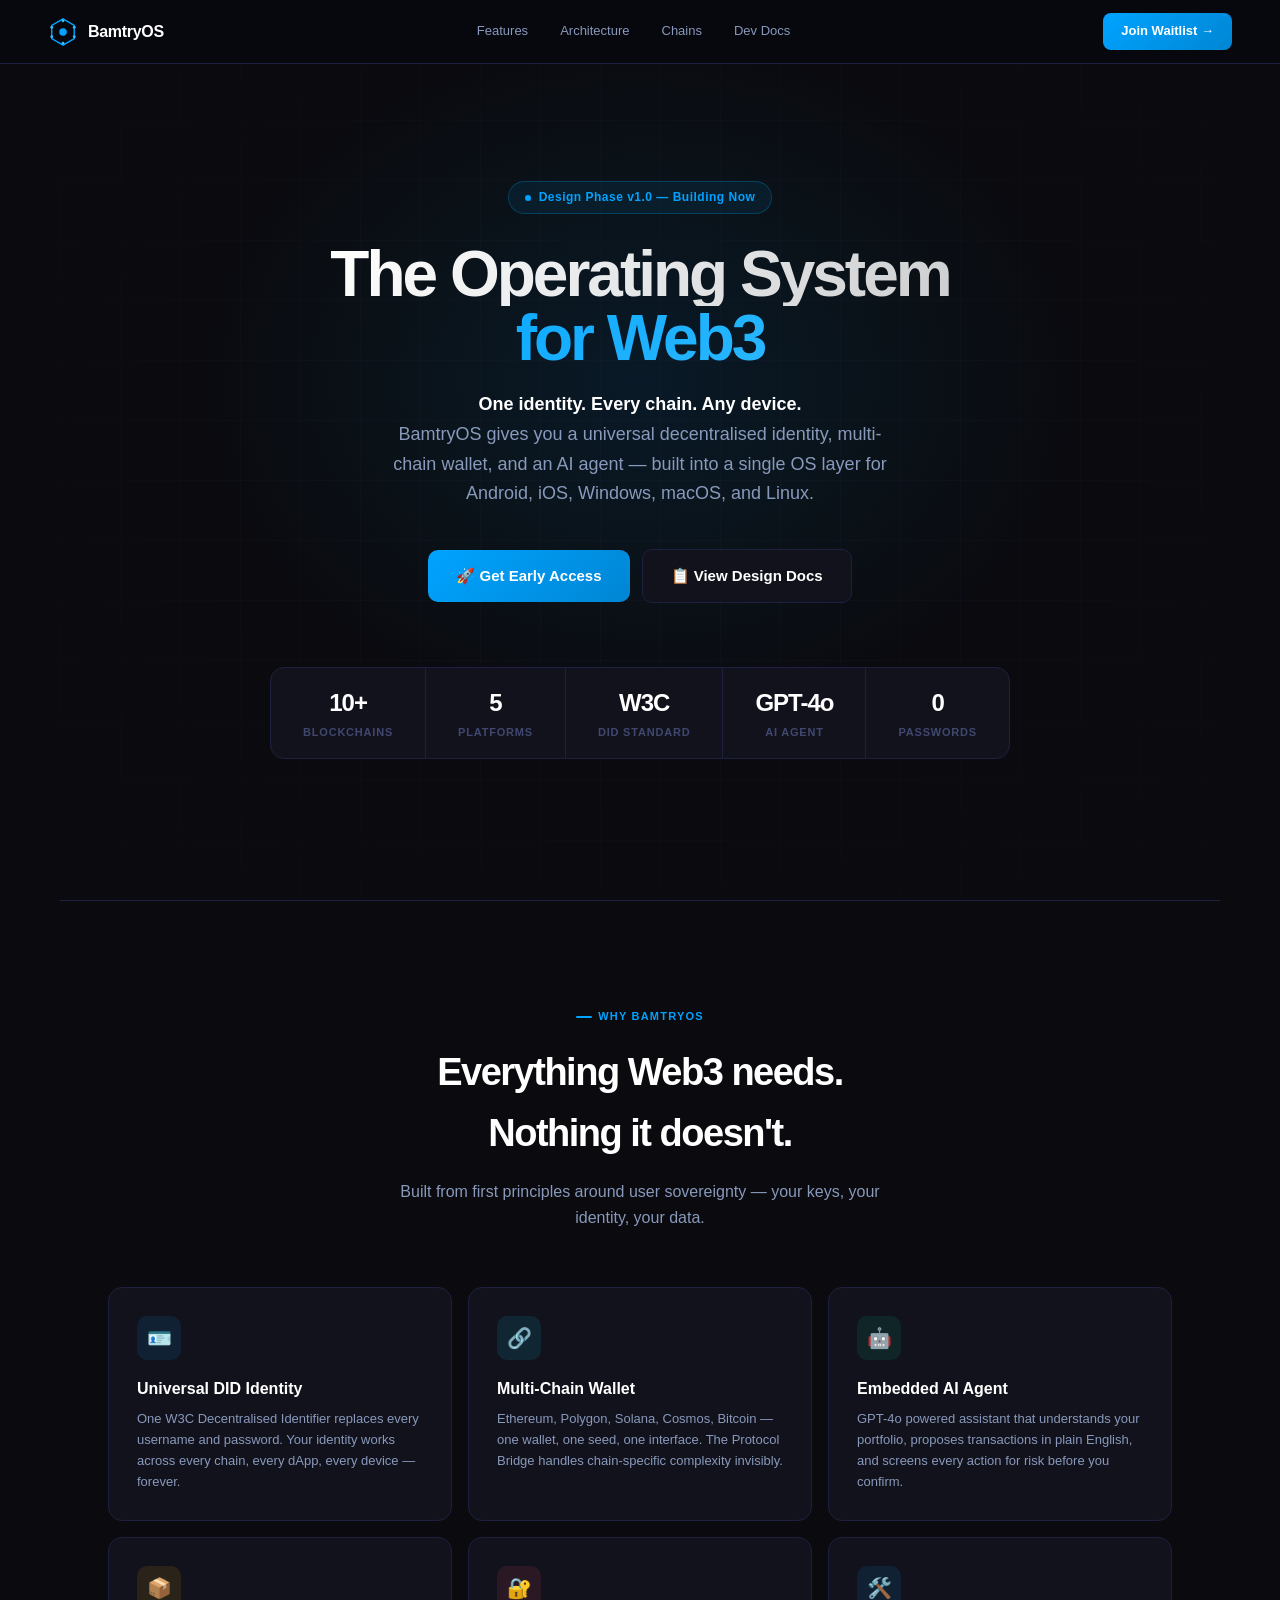
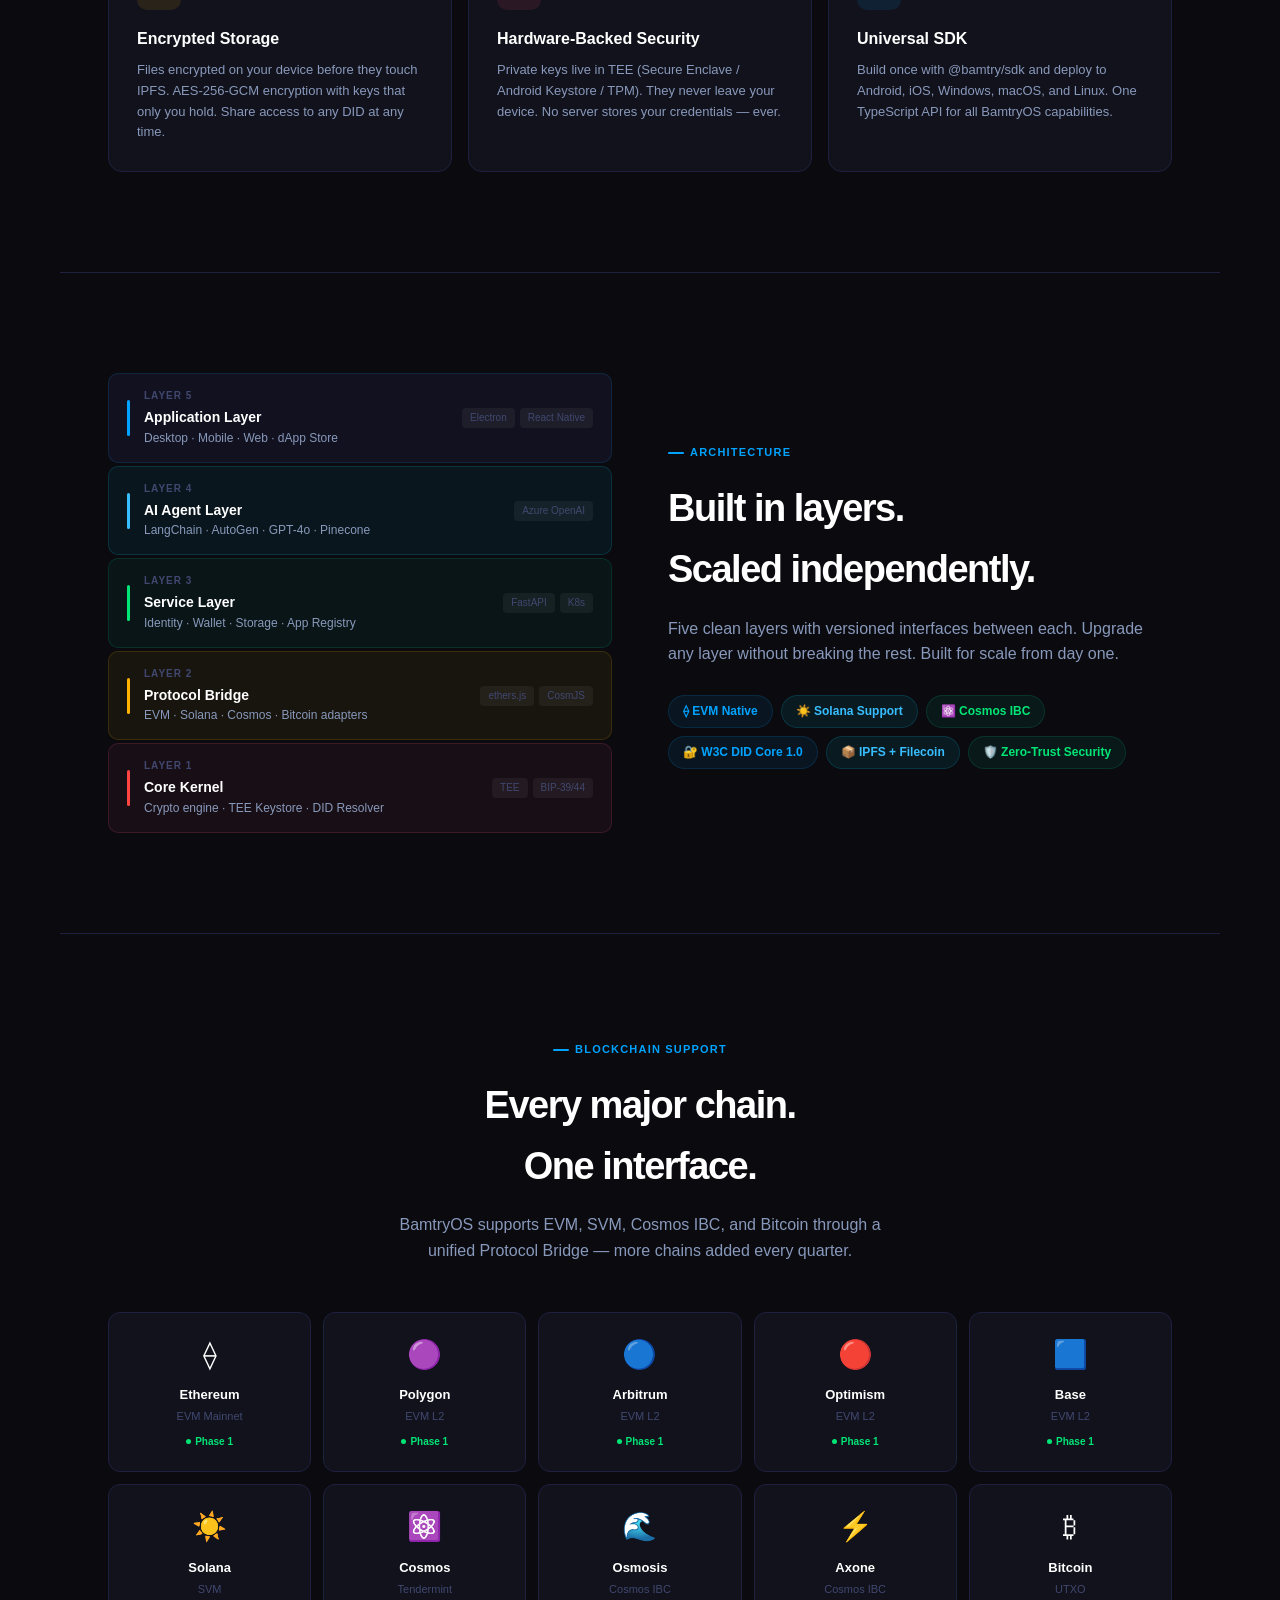
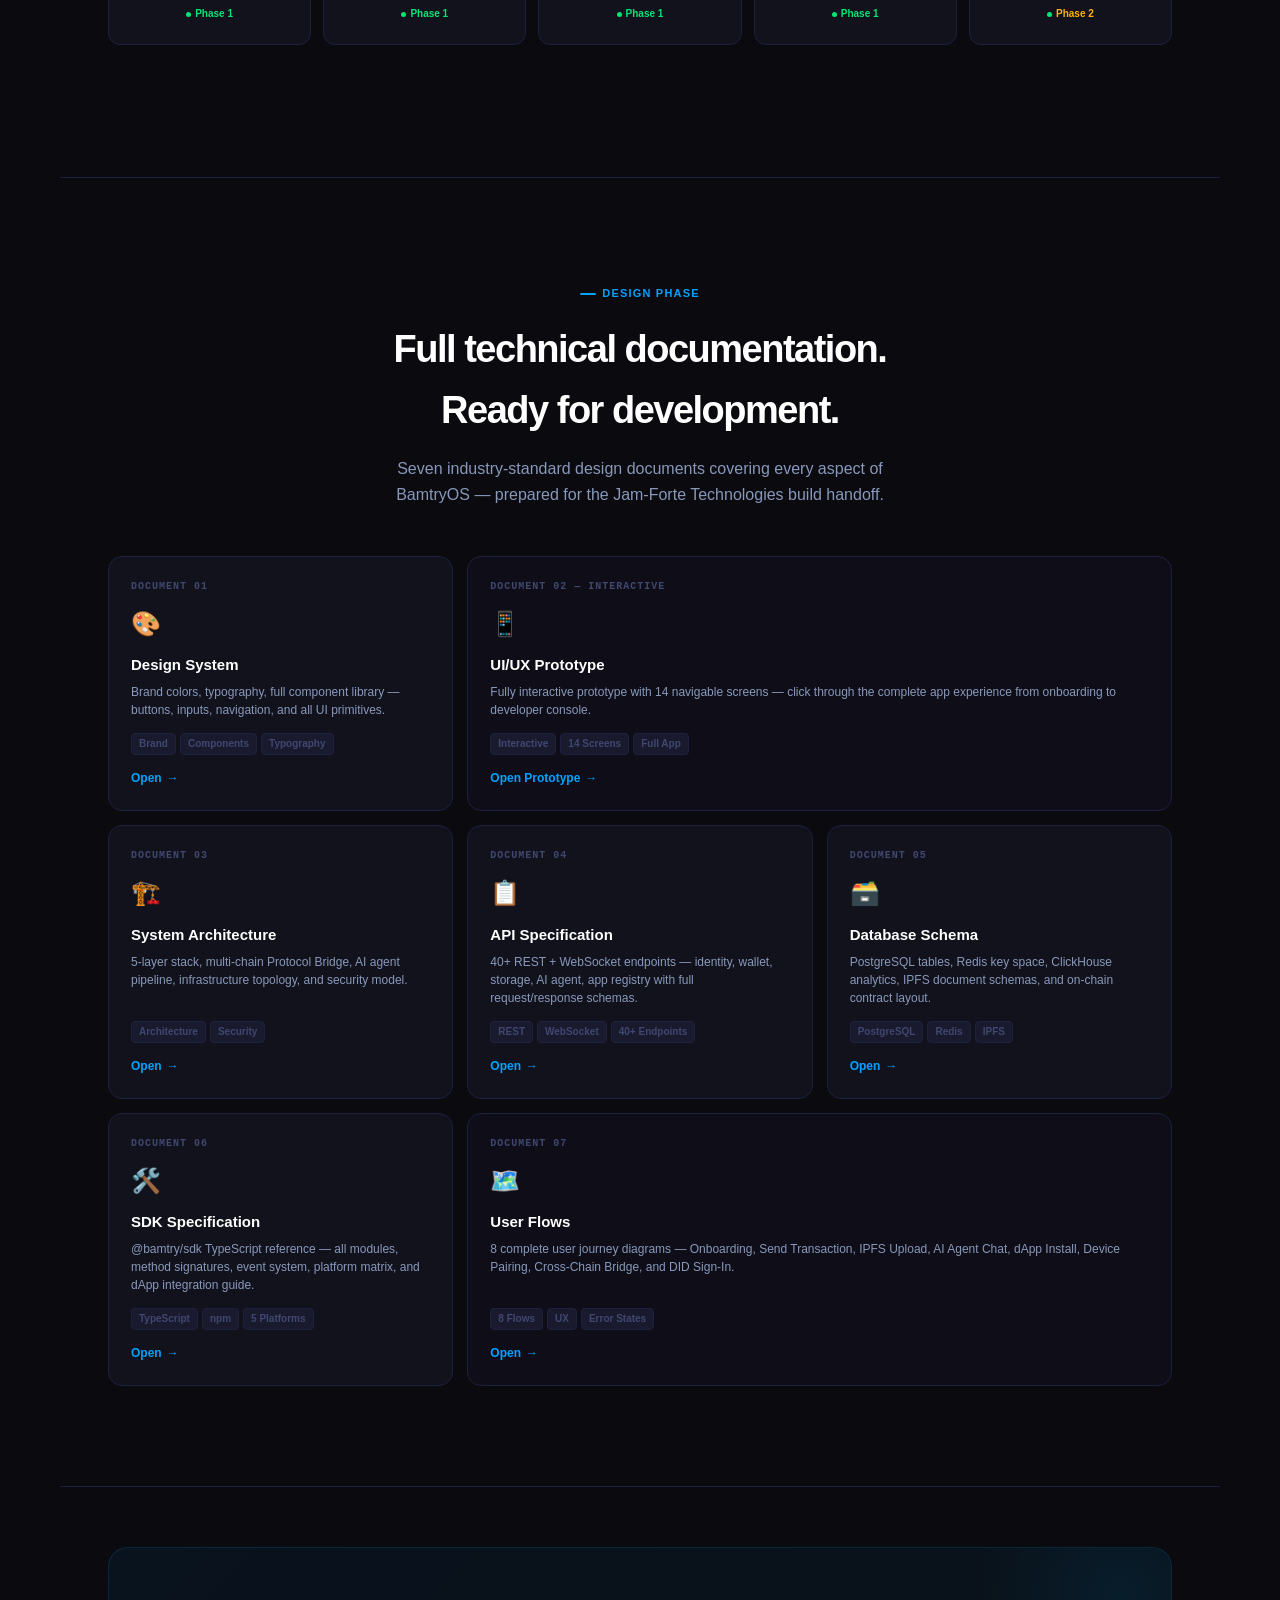
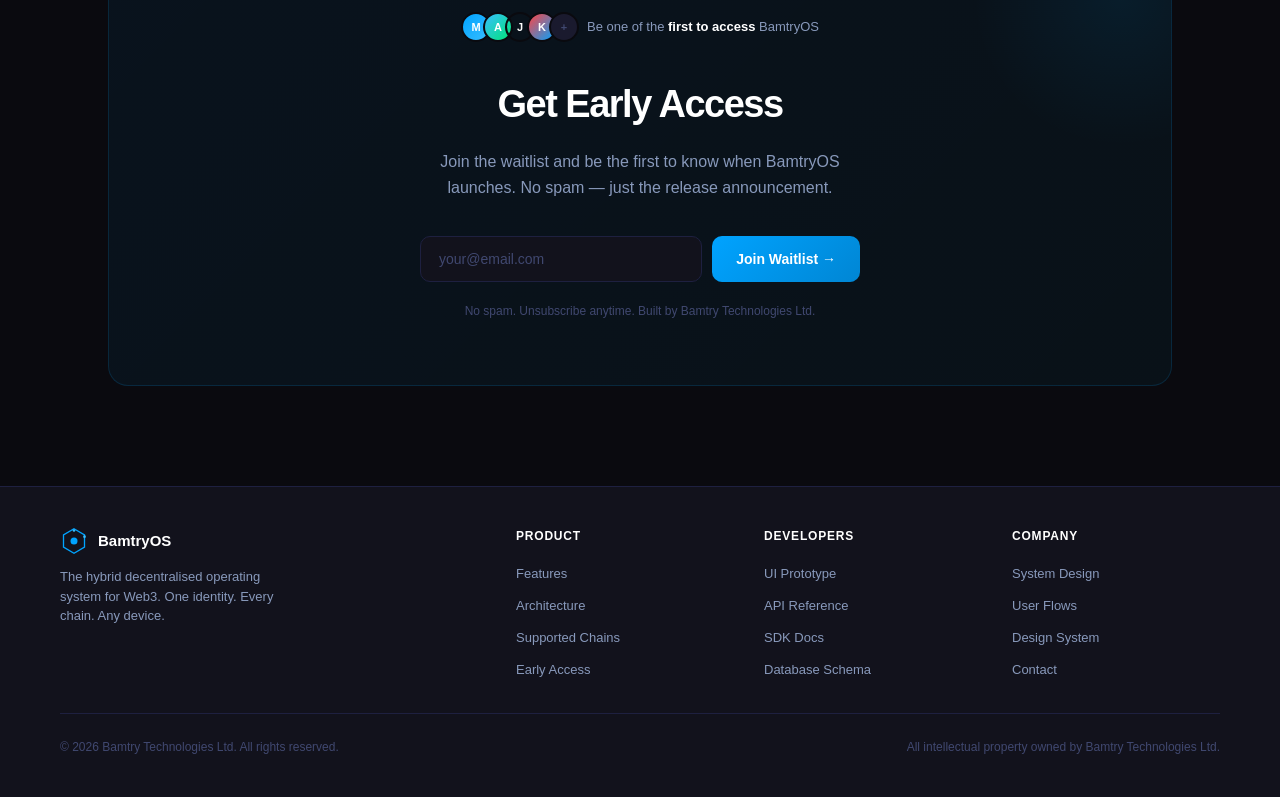
<file: index.html>
<!DOCTYPE html>
<html lang="en">
<head>
<meta charset="UTF-8">
<meta name="viewport" content="width=device-width, initial-scale=1.0">
<title>BamtryOS — The Web3 Operating System</title>
<meta name="description" content="BamtryOS is a hybrid decentralised operating system giving everyone a universal Web3 identity, multi-chain wallet, and AI-powered interface — on any device.">
<meta property="og:title" content="BamtryOS — The Web3 Operating System">
<meta property="og:description" content="One identity. Every chain. Any device.">
<meta property="og:type" content="website">
<style>
  :root {
    --bg:#0A0A0F; --surface:#12121C; --surface2:#1A1A2E; --border:#1E2040;
    --accent:#00A3FF; --cyan:#38BEFF; --green:#00E676; --red:#FF4444;
    --yellow:#FFB300; --text:#FFFFFF; --text2:#8899BB; --text3:#404870;
    --font:'Inter',-apple-system,BlinkMacSystemFont,sans-serif;--font-heading:'Space Grotesk',-apple-system,sans-serif;
    --mono:'JetBrains Mono','Fira Code',monospace;
  }
  *{box-sizing:border-box;margin:0;padding:0;}
  html{scroll-behavior:smooth;}
  body{background:var(--bg);color:var(--text);font-family:var(--font);font-size:15px;line-height:1.6;overflow-x:hidden;}

  /* ── NAV ── */
  nav{position:fixed;top:0;left:0;right:0;z-index:100;background:rgba(8,8,15,0.85);backdrop-filter:blur(16px);border-bottom:1px solid var(--border);padding:0 48px;height:64px;display:flex;align-items:center;justify-content:space-between;}
  .nav-brand{display:flex;align-items:center;gap:10px;text-decoration:none;}
  .nav-logo-text{font-size:16px;font-weight:800;color:var(--text);letter-spacing:-0.3px;}
  .nav-links{display:flex;align-items:center;gap:4px;}
  .nav-link{padding:8px 14px;border-radius:8px;font-size:13px;font-weight:500;color:var(--text2);text-decoration:none;transition:all 0.15s;}
  .nav-link:hover{color:var(--text);background:var(--surface2);}
  .nav-cta{padding:8px 18px;border-radius:8px;font-size:13px;font-weight:700;color:#fff;background:linear-gradient(135deg,var(--accent),#0086D4);text-decoration:none;transition:all 0.2s;border:none;cursor:pointer;}
  .nav-cta:hover{opacity:0.9;transform:translateY(-1px);}

  /* ── HERO ── */
  .hero{min-height:100vh;display:flex;flex-direction:column;align-items:center;justify-content:center;text-align:center;padding:120px 48px 80px;position:relative;overflow:hidden;}
  .hero-glow{position:absolute;top:50%;left:50%;transform:translate(-50%,-60%);width:900px;height:700px;background:radial-gradient(ellipse,rgba(0,163,255,0.10) 0%,rgba(0,212,255,0.04) 40%,transparent 70%);pointer-events:none;}
  .hero-grid{position:absolute;inset:0;background-image:linear-gradient(rgba(30,30,53,0.3) 1px,transparent 1px),linear-gradient(90deg,rgba(30,30,53,0.3) 1px,transparent 1px);background-size:60px 60px;mask-image:radial-gradient(ellipse 80% 80% at 50% 50%,black,transparent);pointer-events:none;}
  .hero-tag{display:inline-flex;align-items:center;gap:8px;background:rgba(0,163,255,0.08);border:1px solid rgba(0,163,255,0.25);border-radius:20px;padding:6px 16px;font-size:12px;font-weight:600;color:var(--accent);letter-spacing:0.5px;margin-bottom:28px;position:relative;}
  .hero-dot{width:6px;height:6px;border-radius:50%;background:var(--accent);animation:pulse 2s infinite;}
  @keyframes pulse{0%,100%{opacity:1;box-shadow:0 0 0 0 rgba(124,111,255,0.4);}50%{opacity:0.7;box-shadow:0 0 0 6px rgba(124,111,255,0);}}
  .hero-title{font-size:64px;font-weight:900;letter-spacing:-3px;line-height:1.0;margin-bottom:20px;position:relative;}
  .hero-title .line1{display:block;background:linear-gradient(135deg,#fff 0%,rgba(255,255,255,0.8) 100%);-webkit-background-clip:text;-webkit-text-fill-color:transparent;background-clip:text;}
  .hero-title .line2{display:block;background:linear-gradient(135deg,var(--accent) 0%,var(--cyan) 100%);-webkit-background-clip:text;-webkit-text-fill-color:transparent;background-clip:text;}
  .hero-sub{font-size:18px;color:var(--text2);max-width:520px;margin:0 auto 40px;line-height:1.65;position:relative;}
  .hero-sub strong{color:var(--text);}
  .hero-actions{display:flex;align-items:center;gap:12px;justify-content:center;margin-bottom:64px;position:relative;flex-wrap:wrap;}
  .btn-primary{padding:14px 28px;border-radius:10px;font-size:15px;font-weight:700;color:#fff;background:linear-gradient(135deg,var(--accent),#0086D4);text-decoration:none;border:none;cursor:pointer;transition:all 0.2s;display:inline-flex;align-items:center;gap:8px;}
  .btn-primary:hover{transform:translateY(-2px);box-shadow:0 12px 32px rgba(124,111,255,0.35);}
  .btn-secondary{padding:14px 28px;border-radius:10px;font-size:15px;font-weight:600;color:var(--text);background:var(--surface);border:1px solid var(--border);text-decoration:none;cursor:pointer;transition:all 0.2s;display:inline-flex;align-items:center;gap:8px;}
  .btn-secondary:hover{border-color:var(--accent);color:var(--accent);}
  .hero-stats{display:flex;align-items:center;gap:0;background:var(--surface);border:1px solid var(--border);border-radius:14px;overflow:hidden;position:relative;}
  .hero-stat{padding:16px 32px;text-align:center;border-right:1px solid var(--border);}
  .hero-stat:last-child{border-right:none;}
  .hero-stat-num{font-size:24px;font-weight:800;color:var(--text);letter-spacing:-1px;}
  .hero-stat-label{font-size:11px;color:var(--text3);margin-top:2px;text-transform:uppercase;letter-spacing:0.8px;font-weight:600;}

  /* ── SECTIONS ── */
  section{padding:100px 48px;max-width:1160px;margin:0 auto;}
  .section-tag{display:inline-flex;align-items:center;gap:6px;font-size:11px;font-weight:700;color:var(--accent);letter-spacing:1.2px;text-transform:uppercase;margin-bottom:16px;}
  .section-tag::before{content:'';display:block;width:16px;height:2px;background:var(--accent);border-radius:1px;}
  .section-title{font-size:38px;font-weight:800;letter-spacing:-1.5px;margin-bottom:16px;}
  .section-sub{font-size:16px;color:var(--text2);max-width:520px;line-height:1.6;}

  /* ── FEATURES ── */
  #features{border-top:1px solid var(--border);}
  .features-header{text-align:center;margin-bottom:56px;}
  .features-header .section-sub{margin:0 auto;}
  .features-grid{display:grid;grid-template-columns:repeat(3,1fr);gap:16px;}
  .feature-card{background:var(--surface);border:1px solid var(--border);border-radius:14px;padding:28px;transition:all 0.2s;position:relative;overflow:hidden;}
  .feature-card::after{content:'';position:absolute;bottom:0;left:0;right:0;height:2px;opacity:0;transition:opacity 0.2s;}
  .feature-card:hover{border-color:rgba(124,111,255,0.35);transform:translateY(-3px);}
  .feature-card:hover::after{opacity:1;}
  .fc-1::after{background:linear-gradient(to right,var(--accent),var(--cyan));}
  .fc-2::after{background:linear-gradient(to right,var(--cyan),var(--green));}
  .fc-3::after{background:linear-gradient(to right,var(--green),var(--yellow));}
  .fc-4::after{background:linear-gradient(to right,var(--yellow),var(--red));}
  .fc-5::after{background:linear-gradient(to right,var(--accent),var(--red));}
  .fc-6::after{background:linear-gradient(to right,var(--cyan),var(--accent));}
  .feature-icon{width:44px;height:44px;border-radius:10px;display:flex;align-items:center;justify-content:center;font-size:20px;margin-bottom:16px;}
  .feature-title{font-size:16px;font-weight:700;margin-bottom:8px;}
  .feature-desc{font-size:13px;color:var(--text2);line-height:1.6;}

  /* ── ARCHITECTURE ── */
  #architecture{border-top:1px solid var(--border);}
  .arch-layout{display:grid;grid-template-columns:1fr 1fr;gap:56px;align-items:center;}
  .arch-layers{display:flex;flex-direction:column;gap:3px;}
  .arch-layer{display:flex;align-items:center;gap:14px;padding:14px 18px;border-radius:10px;border:1px solid;transition:all 0.2s;cursor:default;}
  .arch-layer:hover{transform:translateX(6px);}
  .al-5{background:rgba(124,111,255,0.07);border-color:rgba(0,163,255,0.15);}
  .al-4{background:rgba(0,212,255,0.06);border-color:rgba(0,212,255,0.15);}
  .al-3{background:rgba(0,200,150,0.06);border-color:rgba(0,200,150,0.15);}
  .al-2{background:rgba(255,184,0,0.06);border-color:rgba(255,184,0,0.15);}
  .al-1{background:rgba(255,92,122,0.06);border-color:rgba(255,92,122,0.15);}
  .al-bar{width:3px;height:36px;border-radius:2px;flex-shrink:0;}
  .al-5 .al-bar{background:var(--accent);}
  .al-4 .al-bar{background:var(--cyan);}
  .al-3 .al-bar{background:var(--green);}
  .al-2 .al-bar{background:var(--yellow);}
  .al-1 .al-bar{background:var(--red);}
  .al-info{}
  .al-layer-num{font-size:10px;font-weight:700;letter-spacing:1px;text-transform:uppercase;color:var(--text3);margin-bottom:2px;}
  .al-name{font-size:14px;font-weight:700;}
  .al-desc{font-size:12px;color:var(--text2);}
  .al-chips{display:flex;gap:5px;flex-wrap:wrap;margin-left:auto;}
  .al-chip{font-size:10px;padding:2px 8px;border-radius:4px;background:rgba(255,255,255,0.05);color:var(--text3);white-space:nowrap;}
  .arch-text .section-sub{margin-bottom:28px;}
  .arch-badges{display:flex;flex-wrap:wrap;gap:8px;}
  .arch-badge{padding:6px 14px;border-radius:20px;font-size:12px;font-weight:600;display:flex;align-items:center;gap:5px;}
  .ab-purple{background:rgba(0,163,255,0.08);color:var(--accent);border:1px solid rgba(0,163,255,0.15);}
  .ab-cyan{background:rgba(0,212,255,0.08);color:var(--cyan);border:1px solid rgba(0,212,255,0.15);}
  .ab-green{background:rgba(0,200,150,0.08);color:var(--green);border:1px solid rgba(0,200,150,0.15);}

  /* ── CHAINS ── */
  #chains{border-top:1px solid var(--border);}
  .chains-header{text-align:center;margin-bottom:48px;}
  .chains-header .section-sub{margin:0 auto;}
  .chains-grid{display:grid;grid-template-columns:repeat(5,1fr);gap:12px;margin-bottom:32px;}
  .chain-card{background:var(--surface);border:1px solid var(--border);border-radius:12px;padding:20px 14px;text-align:center;transition:all 0.2s;}
  .chain-card:hover{border-color:var(--accent);transform:translateY(-3px);}
  .chain-icon{font-size:28px;margin-bottom:8px;}
  .chain-name{font-size:13px;font-weight:700;margin-bottom:2px;}
  .chain-type{font-size:11px;color:var(--text3);}
  .chain-badge{display:inline-flex;align-items:center;gap:4px;margin-top:8px;font-size:10px;font-weight:600;color:var(--green);}
  .chain-badge::before{content:'';width:5px;height:5px;border-radius:50%;background:var(--green);}

  /* ── DOCS ── */
  #docs{border-top:1px solid var(--border);}
  .docs-header{text-align:center;margin-bottom:48px;}
  .docs-header .section-sub{margin:0 auto;}
  .docs-grid{display:grid;grid-template-columns:repeat(3,1fr);gap:14px;}
  .doc-card{background:var(--surface);border:1px solid var(--border);border-radius:14px;padding:22px;text-decoration:none;color:inherit;display:flex;flex-direction:column;transition:all 0.2s;position:relative;overflow:hidden;}
  .doc-card::before{content:'';position:absolute;top:0;left:0;right:0;height:2px;background:linear-gradient(to right,var(--accent),var(--cyan));opacity:0;transition:opacity 0.2s;}
  .doc-card:hover{border-color:rgba(124,111,255,0.4);transform:translateY(-3px);box-shadow:0 12px 40px rgba(0,0,0,0.4);}
  .doc-card:hover::before{opacity:1;}
  .doc-card.featured{grid-column:span 2;background:rgba(124,111,255,0.04);}
  .doc-num{font-size:10px;font-weight:700;color:var(--text3);letter-spacing:1px;text-transform:uppercase;margin-bottom:10px;font-family:var(--mono);}
  .doc-icon{font-size:24px;margin-bottom:10px;}
  .doc-title{font-size:15px;font-weight:700;margin-bottom:6px;}
  .doc-desc{font-size:12px;color:var(--text2);line-height:1.5;flex:1;margin-bottom:14px;}
  .doc-tags{display:flex;flex-wrap:wrap;gap:4px;margin-bottom:14px;}
  .doc-tag{font-size:10px;font-weight:600;padding:2px 7px;border-radius:4px;background:var(--surface2);color:var(--text3);border:1px solid var(--border);}
  .doc-link{display:flex;align-items:center;gap:5px;font-size:12px;font-weight:700;color:var(--accent);margin-top:auto;}
  .doc-arrow{transition:transform 0.2s;}
  .doc-card:hover .doc-arrow{transform:translateX(4px);}

  /* ── WAITLIST ── */
  #waitlist{border-top:1px solid var(--border);}
  .waitlist-wrap{background:linear-gradient(135deg,rgba(0,163,255,0.06) 0%,rgba(0,212,255,0.04) 100%);border:1px solid rgba(0,163,255,0.15);border-radius:20px;padding:64px;text-align:center;position:relative;overflow:hidden;}
  .waitlist-wrap::before{content:'';position:absolute;top:-100px;right:-100px;width:300px;height:300px;background:radial-gradient(circle,rgba(0,163,255,0.08),transparent 70%);pointer-events:none;}
  .waitlist-title{font-size:38px;font-weight:800;letter-spacing:-1.5px;margin-bottom:14px;}
  .waitlist-sub{font-size:16px;color:var(--text2);max-width:440px;margin:0 auto 36px;}
  .waitlist-form{display:flex;gap:10px;max-width:440px;margin:0 auto 20px;flex-wrap:wrap;justify-content:center;}
  .waitlist-input{flex:1;min-width:220px;padding:14px 18px;background:var(--surface);border:1px solid var(--border);border-radius:10px;color:var(--text);font-size:14px;font-family:var(--font);outline:none;transition:border-color 0.2s;}
  .waitlist-input::placeholder{color:var(--text3);}
  .waitlist-input:focus{border-color:var(--accent);}
  .waitlist-btn{padding:14px 24px;border-radius:10px;font-size:14px;font-weight:700;color:#fff;background:linear-gradient(135deg,var(--accent),#0086D4);border:none;cursor:pointer;transition:all 0.2s;white-space:nowrap;}
  .waitlist-btn:hover{transform:translateY(-2px);box-shadow:0 8px 24px rgba(124,111,255,0.4);}
  .waitlist-note{font-size:12px;color:var(--text3);}
  .waitlist-success{display:none;background:rgba(0,200,150,0.1);border:1px solid rgba(0,200,150,0.25);border-radius:10px;padding:16px 24px;font-size:14px;color:var(--green);font-weight:600;max-width:440px;margin:0 auto;}
  .waitlist-count{display:flex;align-items:center;justify-content:center;gap:8px;margin-bottom:32px;}
  .wc-avatars{display:flex;}
  .wc-avatar{width:30px;height:30px;border-radius:50%;border:2px solid var(--bg);background:linear-gradient(135deg,var(--accent),var(--cyan));display:flex;align-items:center;justify-content:center;font-size:11px;font-weight:700;color:#fff;margin-left:-8px;}
  .wc-avatar:first-child{margin-left:0;}
  .wc-text{font-size:13px;color:var(--text2);}
  .wc-text strong{color:var(--text);}

  /* ── FOOTER ── */
  footer{background:var(--surface);border-top:1px solid var(--border);padding:40px 48px;}
  .footer-inner{max-width:1160px;margin:0 auto;display:grid;grid-template-columns:2fr 1fr 1fr 1fr;gap:40px;}
  .footer-brand-col{}
  .footer-logo{display:flex;align-items:center;gap:10px;margin-bottom:12px;}
  .footer-tagline{font-size:13px;color:var(--text2);line-height:1.5;max-width:240px;}
  .footer-col-title{font-size:12px;font-weight:700;color:var(--text);letter-spacing:0.8px;text-transform:uppercase;margin-bottom:14px;}
  .footer-col-links{list-style:none;display:flex;flex-direction:column;gap:8px;}
  .footer-col-links a{font-size:13px;color:var(--text2);text-decoration:none;transition:color 0.15s;}
  .footer-col-links a:hover{color:var(--accent);}
  .footer-bottom{max-width:1160px;margin:32px auto 0;padding-top:24px;border-top:1px solid var(--border);display:flex;align-items:center;justify-content:space-between;}
  .footer-copy{font-size:12px;color:var(--text3);}
  .footer-ip{font-size:12px;color:var(--text3);}

  /* ── RESPONSIVE ── */
  @media(max-width:900px){
    nav{padding:0 20px;}
    .nav-links{display:none;}
    .hero{padding:100px 20px 60px;}
    .hero-title{font-size:40px;letter-spacing:-2px;}
    .hero-sub{font-size:16px;}
    .hero-stats{flex-wrap:wrap;}
    .hero-stat{border-right:none!important;border-bottom:1px solid var(--border);padding:12px 20px;}
    section{padding:60px 20px;}
    .features-grid,.docs-grid,.chains-grid{grid-template-columns:1fr 1fr;}
    .doc-card.featured{grid-column:span 1;}
    .arch-layout{grid-template-columns:1fr;}
    .waitlist-wrap{padding:40px 20px;}
    .footer-inner{grid-template-columns:1fr 1fr;}
    footer{padding:40px 20px;}
  }
  @media(max-width:600px){
    .hero-title{font-size:32px;}
    .features-grid,.docs-grid,.chains-grid{grid-template-columns:1fr;}
    .section-title{font-size:28px;}
    .waitlist-title{font-size:28px;}
    .footer-inner{grid-template-columns:1fr;}
    .footer-bottom{flex-direction:column;gap:8px;text-align:center;}
  }

  h1, h2, h3, h4, .page-title, .section-title, .flow-title, .card-title, .onboard-title, .wallet-balance, .stat-value {
    font-family: var(--font-heading);
  }
</style>
</head>
<body>

<!-- ── NAV ── -->
<nav>
  <a class="nav-brand" href="#">
    <svg width="30" height="30" viewBox="0 0 32 32" fill="none">
      <polygon points="16,2 28,9 28,23 16,30 4,23 4,9" fill="none" stroke="#00A3FF" stroke-width="1.5"/>
      <circle cx="16" cy="16" r="4" fill="#00A3FF"/>
      <circle cx="16" cy="4" r="1.5" fill="#38BEFF"/>
      <circle cx="28" cy="11" r="1.5" fill="#38BEFF"/>
      <circle cx="28" cy="21" r="1.5" fill="#38BEFF"/>
      <circle cx="16" cy="28" r="1.5" fill="#38BEFF"/>
      <circle cx="4" cy="21" r="1.5" fill="#38BEFF"/>
      <circle cx="4" cy="11" r="1.5" fill="#38BEFF"/>
    </svg>
    <span class="nav-logo-text">BamtryOS</span>
  </a>
  <div class="nav-links">
    <a class="nav-link" href="#features">Features</a>
    <a class="nav-link" href="#architecture">Architecture</a>
    <a class="nav-link" href="#chains">Chains</a>
    <a class="nav-link" href="#docs">Dev Docs</a>
  </div>
  <a class="nav-cta" href="#waitlist">Join Waitlist →</a>
</nav>

<!-- ── HERO ── -->
<section class="hero" id="home">
  <div class="hero-glow"></div>
  <div class="hero-grid"></div>

  <div class="hero-tag"><span class="hero-dot"></span> Design Phase v1.0 — Building Now</div>

  <h1 class="hero-title">
    <span class="line1">The Operating System</span>
    <span class="line2">for Web3</span>
  </h1>

  <p class="hero-sub">
    <strong>One identity. Every chain. Any device.</strong><br>
    BamtryOS gives you a universal decentralised identity, multi-chain wallet, and an AI agent — built into a single OS layer for Android, iOS, Windows, macOS, and Linux.
  </p>

  <div class="hero-actions">
    <a class="btn-primary" href="#waitlist">🚀 Get Early Access</a>
    <a class="btn-secondary" href="#docs">📋 View Design Docs</a>
  </div>

  <div class="hero-stats">
    <div class="hero-stat"><div class="hero-stat-num">10+</div><div class="hero-stat-label">Blockchains</div></div>
    <div class="hero-stat" style="border-right:1px solid var(--border);"><div class="hero-stat-num">5</div><div class="hero-stat-label">Platforms</div></div>
    <div class="hero-stat" style="border-right:1px solid var(--border);"><div class="hero-stat-num">W3C</div><div class="hero-stat-label">DID Standard</div></div>
    <div class="hero-stat" style="border-right:1px solid var(--border);"><div class="hero-stat-num">GPT-4o</div><div class="hero-stat-label">AI Agent</div></div>
    <div class="hero-stat"><div class="hero-stat-num">0</div><div class="hero-stat-label">Passwords</div></div>
  </div>
</section>

<!-- ── FEATURES ── -->
<section id="features">
  <div class="features-header">
    <div class="section-tag">Why BamtryOS</div>
    <h2 class="section-title">Everything Web3 needs.<br>Nothing it doesn't.</h2>
    <p class="section-sub">Built from first principles around user sovereignty — your keys, your identity, your data.</p>
  </div>

  <div class="features-grid">
    <div class="feature-card fc-1">
      <div class="feature-icon" style="background:rgba(0,163,255,0.10);">🪪</div>
      <div class="feature-title">Universal DID Identity</div>
      <div class="feature-desc">One W3C Decentralised Identifier replaces every username and password. Your identity works across every chain, every dApp, every device — forever.</div>
    </div>
    <div class="feature-card fc-2">
      <div class="feature-icon" style="background:rgba(0,212,255,0.1);">🔗</div>
      <div class="feature-title">Multi-Chain Wallet</div>
      <div class="feature-desc">Ethereum, Polygon, Solana, Cosmos, Bitcoin — one wallet, one seed, one interface. The Protocol Bridge handles chain-specific complexity invisibly.</div>
    </div>
    <div class="feature-card fc-3">
      <div class="feature-icon" style="background:rgba(0,200,150,0.1);">🤖</div>
      <div class="feature-title">Embedded AI Agent</div>
      <div class="feature-desc">GPT-4o powered assistant that understands your portfolio, proposes transactions in plain English, and screens every action for risk before you confirm.</div>
    </div>
    <div class="feature-card fc-4">
      <div class="feature-icon" style="background:rgba(255,184,0,0.1);">📦</div>
      <div class="feature-title">Encrypted Storage</div>
      <div class="feature-desc">Files encrypted on your device before they touch IPFS. AES-256-GCM encryption with keys that only you hold. Share access to any DID at any time.</div>
    </div>
    <div class="feature-card fc-5">
      <div class="feature-icon" style="background:rgba(255,92,122,0.1);">🔐</div>
      <div class="feature-title">Hardware-Backed Security</div>
      <div class="feature-desc">Private keys live in TEE (Secure Enclave / Android Keystore / TPM). They never leave your device. No server stores your credentials — ever.</div>
    </div>
    <div class="feature-card fc-6">
      <div class="feature-icon" style="background:rgba(0,163,255,0.10);">🛠️</div>
      <div class="feature-title">Universal SDK</div>
      <div class="feature-desc">Build once with @bamtry/sdk and deploy to Android, iOS, Windows, macOS, and Linux. One TypeScript API for all BamtryOS capabilities.</div>
    </div>
  </div>
</section>

<!-- ── ARCHITECTURE ── -->
<section id="architecture" style="max-width:1160px;margin:0 auto;padding:100px 48px;">
  <div class="arch-layout">
    <div class="arch-layers">
      <div class="arch-layer al-5">
        <div class="al-bar"></div>
        <div class="al-info">
          <div class="al-layer-num">Layer 5</div>
          <div class="al-name">Application Layer</div>
          <div class="al-desc">Desktop · Mobile · Web · dApp Store</div>
        </div>
        <div class="al-chips"><span class="al-chip">Electron</span><span class="al-chip">React Native</span></div>
      </div>
      <div class="arch-layer al-4">
        <div class="al-bar"></div>
        <div class="al-info">
          <div class="al-layer-num">Layer 4</div>
          <div class="al-name">AI Agent Layer</div>
          <div class="al-desc">LangChain · AutoGen · GPT-4o · Pinecone</div>
        </div>
        <div class="al-chips"><span class="al-chip">Azure OpenAI</span></div>
      </div>
      <div class="arch-layer al-3">
        <div class="al-bar"></div>
        <div class="al-info">
          <div class="al-layer-num">Layer 3</div>
          <div class="al-name">Service Layer</div>
          <div class="al-desc">Identity · Wallet · Storage · App Registry</div>
        </div>
        <div class="al-chips"><span class="al-chip">FastAPI</span><span class="al-chip">K8s</span></div>
      </div>
      <div class="arch-layer al-2">
        <div class="al-bar"></div>
        <div class="al-info">
          <div class="al-layer-num">Layer 2</div>
          <div class="al-name">Protocol Bridge</div>
          <div class="al-desc">EVM · Solana · Cosmos · Bitcoin adapters</div>
        </div>
        <div class="al-chips"><span class="al-chip">ethers.js</span><span class="al-chip">CosmJS</span></div>
      </div>
      <div class="arch-layer al-1">
        <div class="al-bar"></div>
        <div class="al-info">
          <div class="al-layer-num">Layer 1</div>
          <div class="al-name">Core Kernel</div>
          <div class="al-desc">Crypto engine · TEE Keystore · DID Resolver</div>
        </div>
        <div class="al-chips"><span class="al-chip">TEE</span><span class="al-chip">BIP-39/44</span></div>
      </div>
    </div>

    <div class="arch-text">
      <div class="section-tag">Architecture</div>
      <h2 class="section-title">Built in layers.<br>Scaled independently.</h2>
      <p class="section-sub" style="margin-bottom:28px;">Five clean layers with versioned interfaces between each. Upgrade any layer without breaking the rest. Built for scale from day one.</p>
      <div class="arch-badges">
        <span class="arch-badge ab-purple">⟠ EVM Native</span>
        <span class="arch-badge ab-cyan">☀️ Solana Support</span>
        <span class="arch-badge ab-green">⚛️ Cosmos IBC</span>
        <span class="arch-badge ab-purple">🔐 W3C DID Core 1.0</span>
        <span class="arch-badge ab-cyan">📦 IPFS + Filecoin</span>
        <span class="arch-badge ab-green">🛡️ Zero-Trust Security</span>
      </div>
    </div>
  </div>
</section>

<!-- ── CHAINS ── -->
<section id="chains" style="max-width:1160px;margin:0 auto;padding:100px 48px;">
  <div class="chains-header">
    <div class="section-tag">Blockchain Support</div>
    <h2 class="section-title">Every major chain.<br>One interface.</h2>
    <p class="section-sub">BamtryOS supports EVM, SVM, Cosmos IBC, and Bitcoin through a unified Protocol Bridge — more chains added every quarter.</p>
  </div>

  <div class="chains-grid">
    <div class="chain-card"><div class="chain-icon">⟠</div><div class="chain-name">Ethereum</div><div class="chain-type">EVM Mainnet</div><div class="chain-badge">Phase 1</div></div>
    <div class="chain-card"><div class="chain-icon">🟣</div><div class="chain-name">Polygon</div><div class="chain-type">EVM L2</div><div class="chain-badge">Phase 1</div></div>
    <div class="chain-card"><div class="chain-icon">🔵</div><div class="chain-name">Arbitrum</div><div class="chain-type">EVM L2</div><div class="chain-badge">Phase 1</div></div>
    <div class="chain-card"><div class="chain-icon">🔴</div><div class="chain-name">Optimism</div><div class="chain-type">EVM L2</div><div class="chain-badge">Phase 1</div></div>
    <div class="chain-card"><div class="chain-icon">🟦</div><div class="chain-name">Base</div><div class="chain-type">EVM L2</div><div class="chain-badge">Phase 1</div></div>
    <div class="chain-card"><div class="chain-icon">☀️</div><div class="chain-name">Solana</div><div class="chain-type">SVM</div><div class="chain-badge">Phase 1</div></div>
    <div class="chain-card"><div class="chain-icon">⚛️</div><div class="chain-name">Cosmos</div><div class="chain-type">Tendermint</div><div class="chain-badge">Phase 1</div></div>
    <div class="chain-card"><div class="chain-icon">🌊</div><div class="chain-name">Osmosis</div><div class="chain-type">Cosmos IBC</div><div class="chain-badge">Phase 1</div></div>
    <div class="chain-card"><div class="chain-icon">⚡</div><div class="chain-name">Axone</div><div class="chain-type">Cosmos IBC</div><div class="chain-badge">Phase 1</div></div>
    <div class="chain-card"><div class="chain-icon">₿</div><div class="chain-name">Bitcoin</div><div class="chain-type">UTXO</div><div class="chain-badge" style="color:var(--yellow);">Phase 2</div></div>
  </div>
</section>

<!-- ── DOCS ── -->
<section id="docs" style="max-width:1160px;margin:0 auto;padding:100px 48px;">
  <div class="docs-header">
    <div class="section-tag">Design Phase</div>
    <h2 class="section-title">Full technical documentation.<br>Ready for development.</h2>
    <p class="section-sub">Seven industry-standard design documents covering every aspect of BamtryOS — prepared for the Jam-Forte Technologies build handoff.</p>
  </div>

  <div class="docs-grid">
    <a class="doc-card" href="01_Design_System.html">
      <div class="doc-num">Document 01</div>
      <div class="doc-icon">🎨</div>
      <div class="doc-title">Design System</div>
      <div class="doc-desc">Brand colors, typography, full component library — buttons, inputs, navigation, and all UI primitives.</div>
      <div class="doc-tags"><span class="doc-tag">Brand</span><span class="doc-tag">Components</span><span class="doc-tag">Typography</span></div>
      <div class="doc-link">Open <span class="doc-arrow">→</span></div>
    </a>

    <a class="doc-card featured" href="02_UI_Prototype.html">
      <div class="doc-num">Document 02 — Interactive</div>
      <div class="doc-icon">📱</div>
      <div class="doc-title">UI/UX Prototype</div>
      <div class="doc-desc">Fully interactive prototype with 14 navigable screens — click through the complete app experience from onboarding to developer console.</div>
      <div class="doc-tags"><span class="doc-tag">Interactive</span><span class="doc-tag">14 Screens</span><span class="doc-tag">Full App</span></div>
      <div class="doc-link">Open Prototype <span class="doc-arrow">→</span></div>
    </a>

    <a class="doc-card" href="03_System_Architecture.html">
      <div class="doc-num">Document 03</div>
      <div class="doc-icon">🏗️</div>
      <div class="doc-title">System Architecture</div>
      <div class="doc-desc">5-layer stack, multi-chain Protocol Bridge, AI agent pipeline, infrastructure topology, and security model.</div>
      <div class="doc-tags"><span class="doc-tag">Architecture</span><span class="doc-tag">Security</span></div>
      <div class="doc-link">Open <span class="doc-arrow">→</span></div>
    </a>

    <a class="doc-card" href="04_API_Specification.html">
      <div class="doc-num">Document 04</div>
      <div class="doc-icon">📋</div>
      <div class="doc-title">API Specification</div>
      <div class="doc-desc">40+ REST + WebSocket endpoints — identity, wallet, storage, AI agent, app registry with full request/response schemas.</div>
      <div class="doc-tags"><span class="doc-tag">REST</span><span class="doc-tag">WebSocket</span><span class="doc-tag">40+ Endpoints</span></div>
      <div class="doc-link">Open <span class="doc-arrow">→</span></div>
    </a>

    <a class="doc-card" href="05_Database_Schema.html">
      <div class="doc-num">Document 05</div>
      <div class="doc-icon">🗃️</div>
      <div class="doc-title">Database Schema</div>
      <div class="doc-desc">PostgreSQL tables, Redis key space, ClickHouse analytics, IPFS document schemas, and on-chain contract layout.</div>
      <div class="doc-tags"><span class="doc-tag">PostgreSQL</span><span class="doc-tag">Redis</span><span class="doc-tag">IPFS</span></div>
      <div class="doc-link">Open <span class="doc-arrow">→</span></div>
    </a>

    <a class="doc-card" href="06_SDK_Specification.html">
      <div class="doc-num">Document 06</div>
      <div class="doc-icon">🛠️</div>
      <div class="doc-title">SDK Specification</div>
      <div class="doc-desc">@bamtry/sdk TypeScript reference — all modules, method signatures, event system, platform matrix, and dApp integration guide.</div>
      <div class="doc-tags"><span class="doc-tag">TypeScript</span><span class="doc-tag">npm</span><span class="doc-tag">5 Platforms</span></div>
      <div class="doc-link">Open <span class="doc-arrow">→</span></div>
    </a>

    <a class="doc-card featured" href="07_User_Flows.html">
      <div class="doc-num">Document 07</div>
      <div class="doc-icon">🗺️</div>
      <div class="doc-title">User Flows</div>
      <div class="doc-desc">8 complete user journey diagrams — Onboarding, Send Transaction, IPFS Upload, AI Agent Chat, dApp Install, Device Pairing, Cross-Chain Bridge, and DID Sign-In.</div>
      <div class="doc-tags"><span class="doc-tag">8 Flows</span><span class="doc-tag">UX</span><span class="doc-tag">Error States</span></div>
      <div class="doc-link">Open <span class="doc-arrow">→</span></div>
    </a>
  </div>
</section>

<!-- ── WAITLIST ── -->
<section id="waitlist" style="max-width:1160px;margin:0 auto;padding:60px 48px 100px;">
  <div class="waitlist-wrap">
    <div class="waitlist-count">
      <div class="wc-avatars">
        <div class="wc-avatar">M</div>
        <div class="wc-avatar" style="background:linear-gradient(135deg,var(--cyan),var(--green));">A</div>
        <div class="wc-avatar" style="background:linear-gradient(135deg,var(--yellow),var(--orange));">J</div>
        <div class="wc-avatar" style="background:linear-gradient(135deg,var(--red),var(--accent));">K</div>
        <div class="wc-avatar" style="background:var(--surface2);color:var(--text3);">+</div>
      </div>
      <div class="wc-text">Be one of the <strong>first to access</strong> BamtryOS</div>
    </div>

    <h2 class="waitlist-title">Get Early Access</h2>
    <p class="waitlist-sub">Join the waitlist and be the first to know when BamtryOS launches. No spam — just the release announcement.</p>

    <form class="waitlist-form" id="waitlistForm" onsubmit="submitWaitlist(event)">
      <input class="waitlist-input" type="email" id="waitlistEmail" placeholder="your@email.com" required>
      <button class="waitlist-btn" type="submit">Join Waitlist →</button>
    </form>

    <div class="waitlist-success" id="waitlistSuccess">
      ✅ You're on the list! We'll reach out when BamtryOS is ready.
    </div>

    <div class="waitlist-note">No spam. Unsubscribe anytime. Built by Bamtry Technologies Ltd.</div>
  </div>
</section>

<!-- ── FOOTER ── -->
<footer>
  <div class="footer-inner">
    <div class="footer-brand-col">
      <div class="footer-logo">
        <svg width="28" height="28" viewBox="0 0 32 32" fill="none">
          <polygon points="16,2 28,9 28,23 16,30 4,23 4,9" fill="none" stroke="#00A3FF" stroke-width="1.5"/>
          <circle cx="16" cy="16" r="4" fill="#00A3FF"/>
          <circle cx="16" cy="4" r="1.5" fill="#38BEFF"/><circle cx="28" cy="11" r="1.5" fill="#38BEFF"/>
        </svg>
        <span style="font-size:15px;font-weight:700;">BamtryOS</span>
      </div>
      <p class="footer-tagline">The hybrid decentralised operating system for Web3. One identity. Every chain. Any device.</p>
    </div>

    <div>
      <div class="footer-col-title">Product</div>
      <ul class="footer-col-links">
        <li><a href="#features">Features</a></li>
        <li><a href="#architecture">Architecture</a></li>
        <li><a href="#chains">Supported Chains</a></li>
        <li><a href="#waitlist">Early Access</a></li>
      </ul>
    </div>

    <div>
      <div class="footer-col-title">Developers</div>
      <ul class="footer-col-links">
        <li><a href="02_UI_Prototype.html">UI Prototype</a></li>
        <li><a href="04_API_Specification.html">API Reference</a></li>
        <li><a href="06_SDK_Specification.html">SDK Docs</a></li>
        <li><a href="05_Database_Schema.html">Database Schema</a></li>
      </ul>
    </div>

    <div>
      <div class="footer-col-title">Company</div>
      <ul class="footer-col-links">
        <li><a href="03_System_Architecture.html">System Design</a></li>
        <li><a href="07_User_Flows.html">User Flows</a></li>
        <li><a href="01_Design_System.html">Design System</a></li>
        <li><a href="mailto:mubbyola@gmail.com">Contact</a></li>
      </ul>
    </div>
  </div>

  <div class="footer-bottom">
    <div class="footer-copy">© 2026 Bamtry Technologies Ltd. All rights reserved.</div>
    <div class="footer-ip">All intellectual property owned by Bamtry Technologies Ltd.</div>
  </div>
</footer>

<script>
  function submitWaitlist(e) {
    e.preventDefault();
    const email = document.getElementById('waitlistEmail').value;
    const form = document.getElementById('waitlistForm');
    const success = document.getElementById('waitlistSuccess');
    const btn = form.querySelector('button');

    btn.textContent = 'Joining...';
    btn.disabled = true;

    // Send to Formspree — replace YOUR_FORM_ID with your Formspree form ID
    fetch('https://formspree.io/f/xpwzgvkj', {
      method: 'POST',
      headers: { 'Content-Type': 'application/json', 'Accept': 'application/json' },
      body: JSON.stringify({ email: email, source: 'BamtryOS Waitlist' })
    })
    .then(r => {
      form.style.display = 'none';
      success.style.display = 'block';
    })
    .catch(() => {
      // Still show success — log the email locally
      form.style.display = 'none';
      success.style.display = 'block';
    });
  }

  // Smooth scroll
  document.querySelectorAll('a[href^="#"]').forEach(a => {
    a.addEventListener('click', e => {
      const href = a.getAttribute('href');
      if (href === '#') return;
      e.preventDefault();
      const t = document.querySelector(href);
      if (t) t.scrollIntoView({ behavior: 'smooth', block: 'start' });
    });
  });

  // Nav active highlight on scroll
  const sections = document.querySelectorAll('section[id]');
  const navLinks = document.querySelectorAll('.nav-link');
  window.addEventListener('scroll', () => {
    let current = '';
    sections.forEach(s => { if (window.scrollY >= s.offsetTop - 100) current = s.id; });
    navLinks.forEach(l => {
      l.style.color = l.getAttribute('href') === '#' + current ? 'var(--text)' : '';
    });
  });
</script>
</body>
</html>
</file>
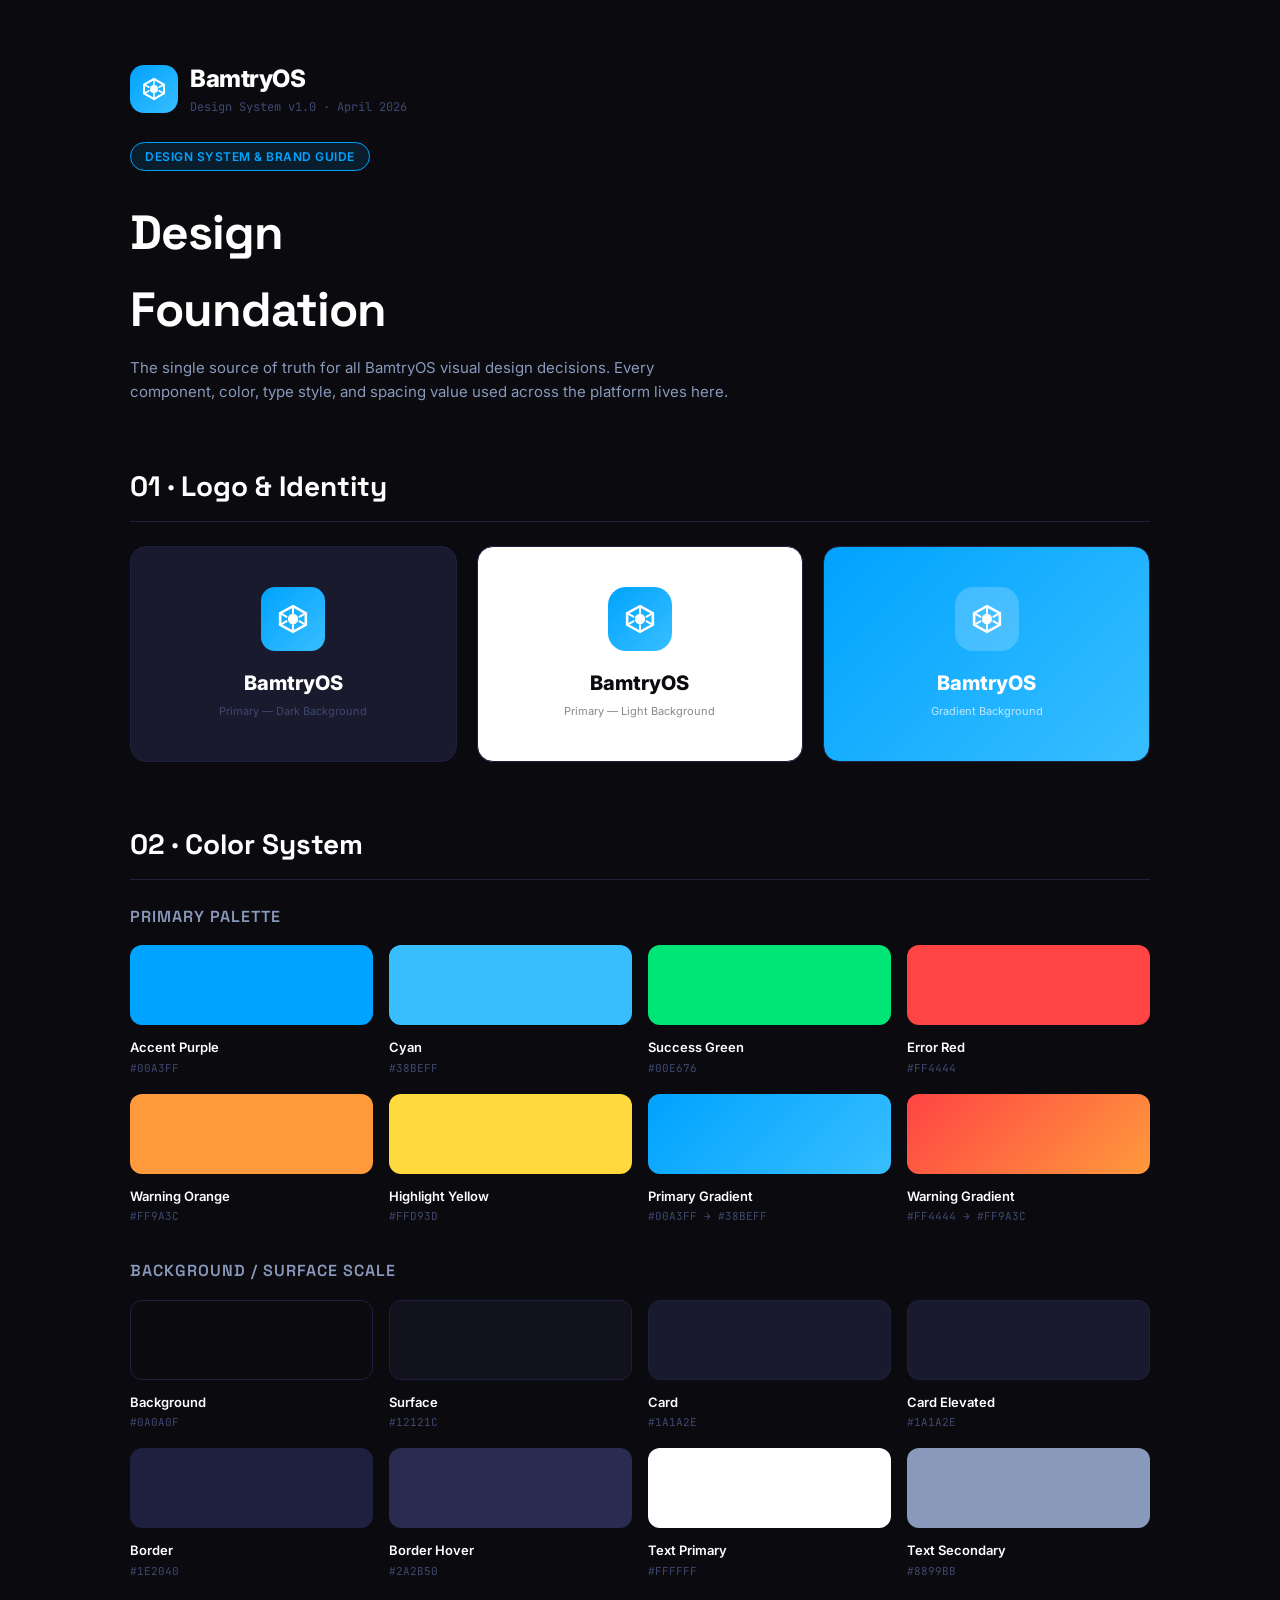
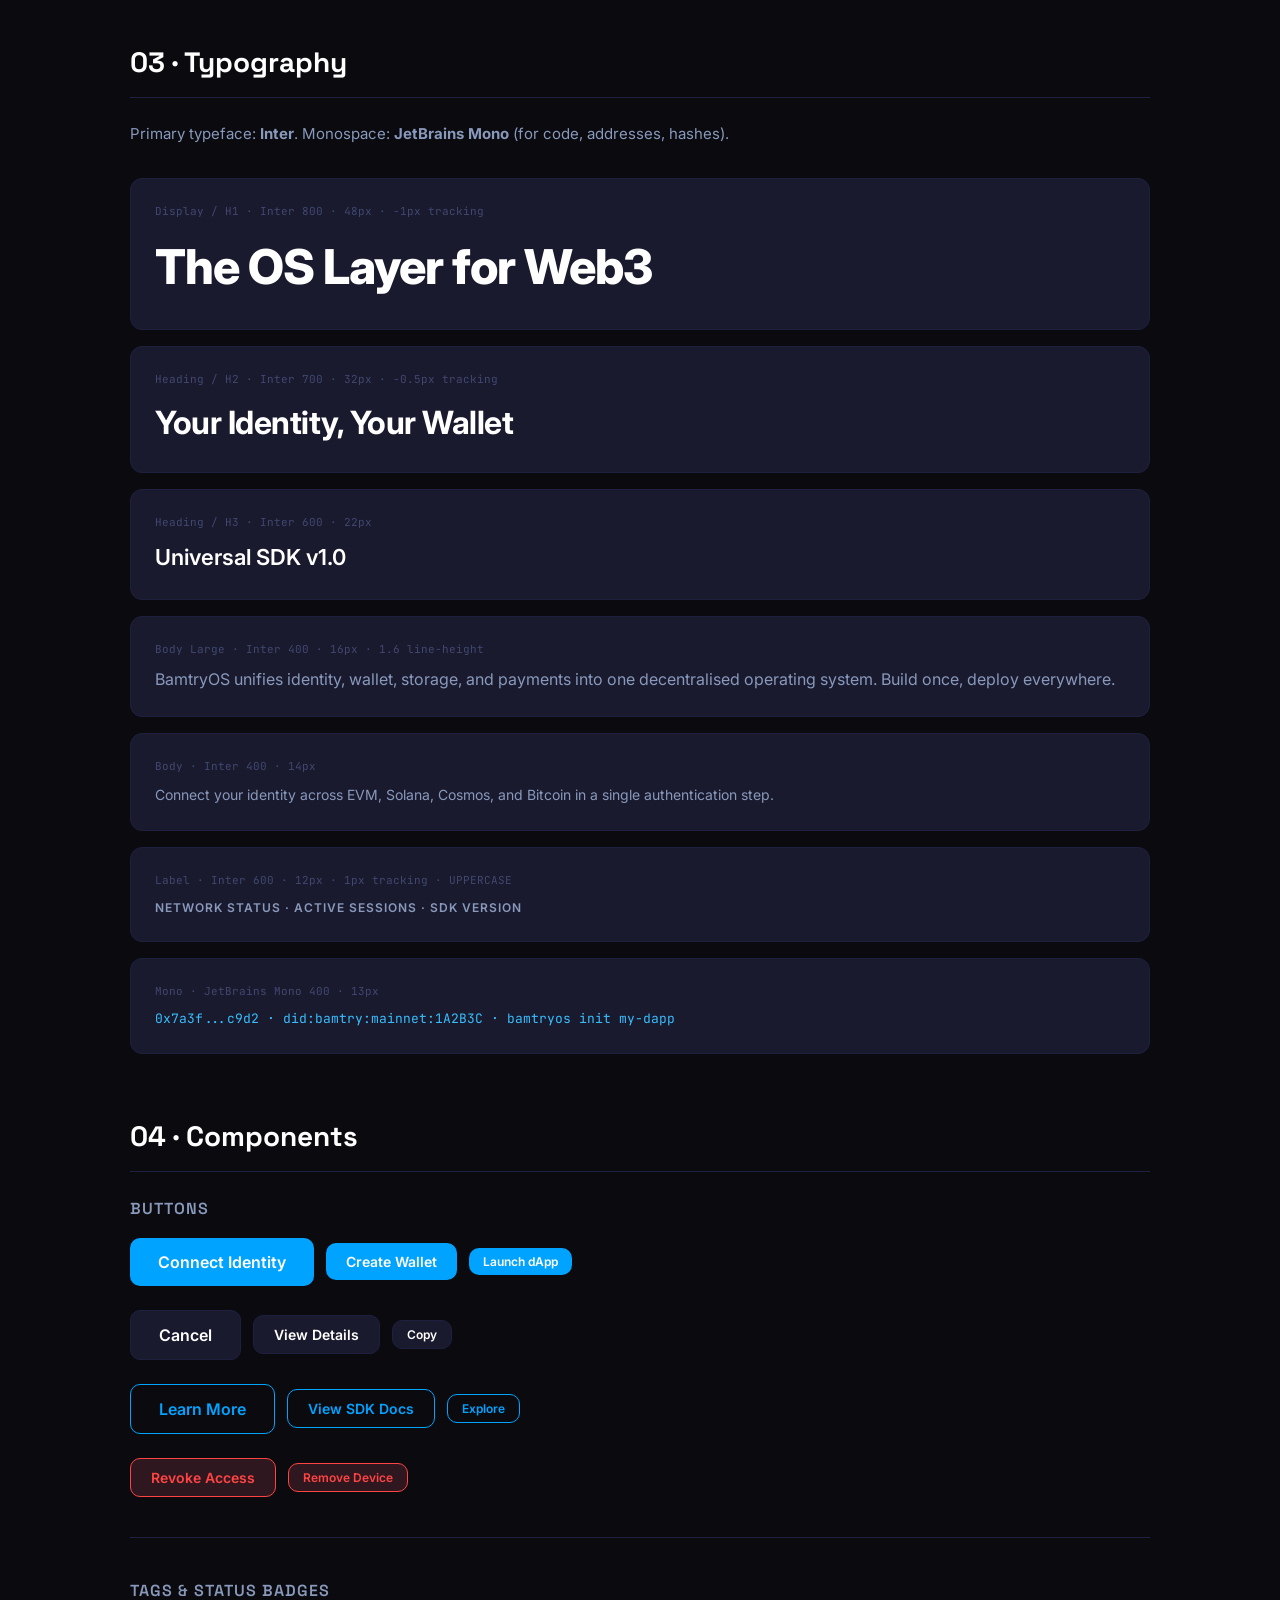
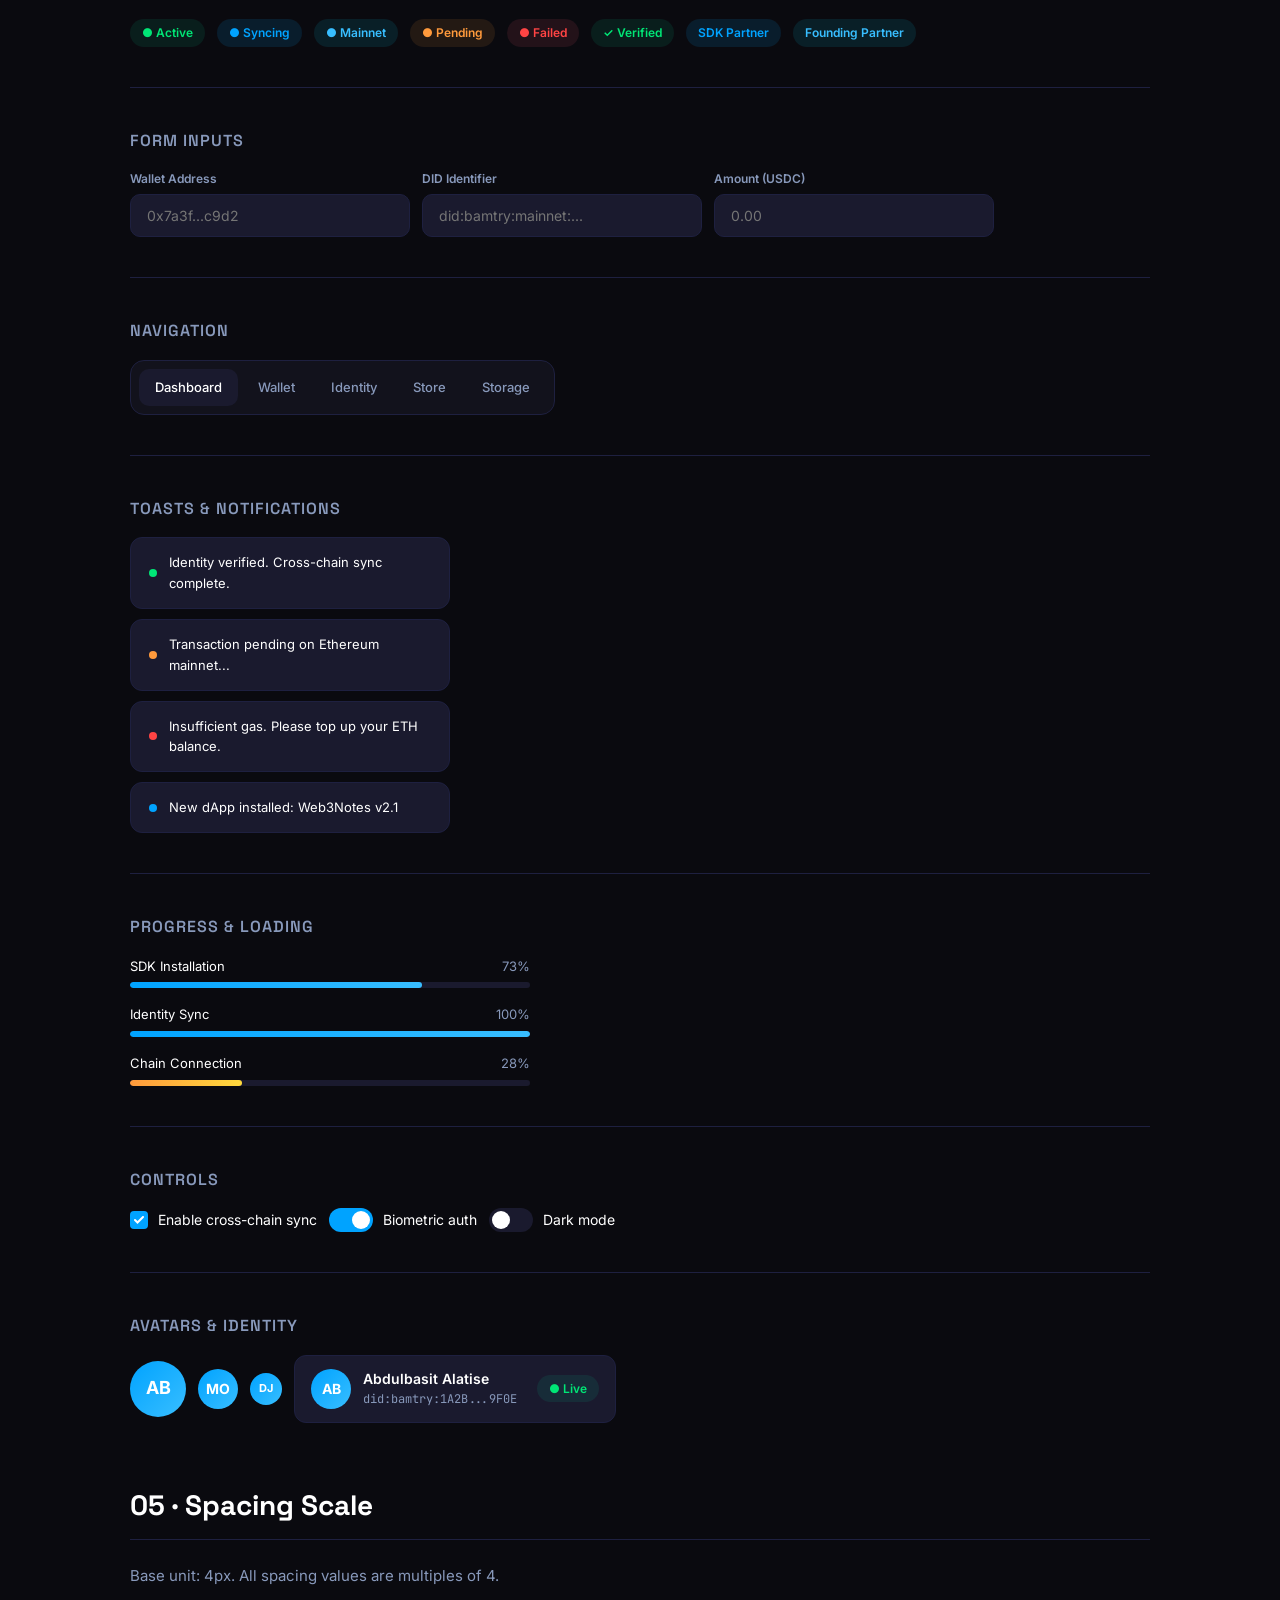
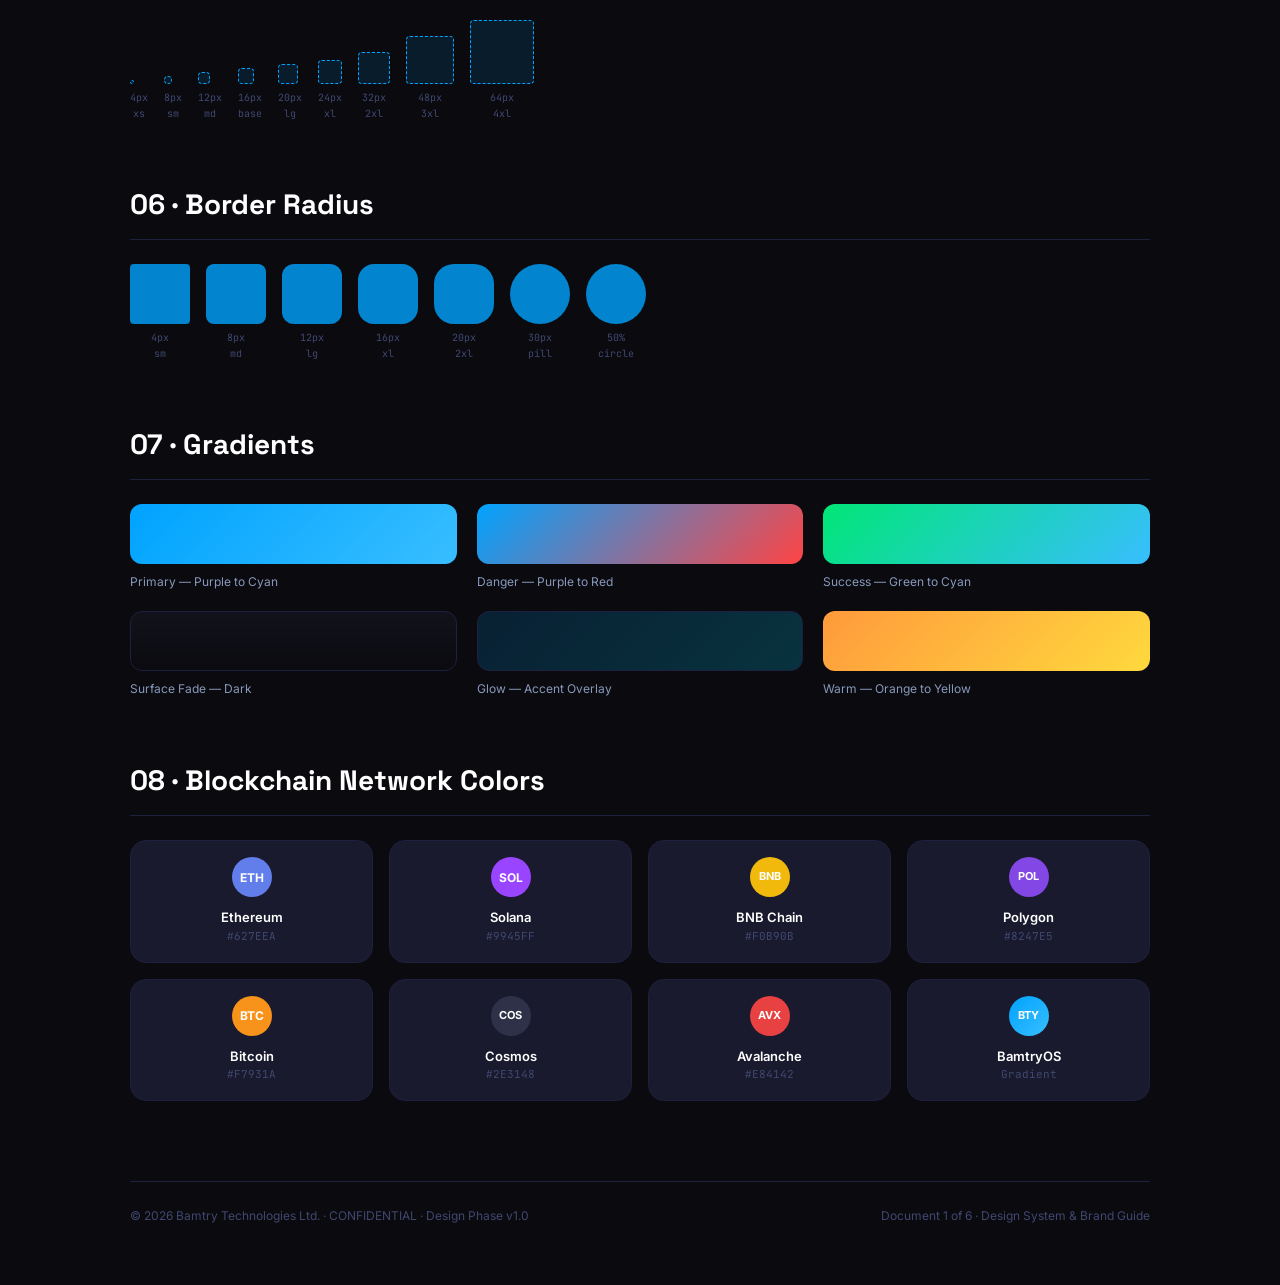
<file: 01_Design_System.html>
<!DOCTYPE html>
<html lang="en">
<head>
<meta charset="UTF-8"/>
<meta name="viewport" content="width=device-width, initial-scale=1.0"/>
<title>BamtryOS — Design System & Brand Guide</title>
<style>
  @import url('https://fonts.googleapis.com/css2?family=Space+Grotesk:wght@400;500;600;700;800&family=Inter:wght@300;400;500;600;700;800&family=JetBrains+Mono:wght@400;500&display=swap');
  *{margin:0;padding:0;box-sizing:border-box;}
  :root{
    --bg:#0A0A0F;--surface:#12121C;--card:#1A1A2E;--card2:#1A1A2E;
    --border:#1E2040;--border2:#2A2B50;
    --accent:#00A3FF;--accent2:#0086D4;--accent-glow:rgba(0,163,255,0.12);
    --cyan:#38BEFF;--cyan-glow:rgba(0,212,255,0.1);
    --green:#00E676;--red:#FF4444;--orange:#FF9A3C;--yellow:#FFD93D;
    --text:#FFFFFF;--text2:#8899BB;--text3:#404870;
    --font:'Inter',sans-serif;--font-heading:'Space Grotesk',sans-serif;--mono:'JetBrains Mono',monospace;
  }
  body{background:var(--bg);color:var(--text);font-family:var(--font);line-height:1.6;}
  .page{max-width:1100px;margin:0 auto;padding:60px 40px;}
  h1{font-size:48px;font-weight:800;letter-spacing:-1px;margin-bottom:8px;}
  h2{font-size:28px;font-weight:700;margin:60px 0 24px;padding-bottom:12px;border-bottom:1px solid var(--border);}
  h3{font-size:16px;font-weight:600;color:var(--text2);text-transform:uppercase;letter-spacing:1px;margin-bottom:16px;}
  p{color:var(--text2);margin-bottom:16px;}
  .badge{display:inline-block;background:var(--accent-glow);color:var(--accent);border:1px solid var(--accent);border-radius:20px;padding:4px 14px;font-size:12px;font-weight:600;letter-spacing:0.5px;text-transform:uppercase;margin-bottom:24px;}
  .grid-2{display:grid;grid-template-columns:1fr 1fr;gap:20px;}
  .grid-3{display:grid;grid-template-columns:1fr 1fr 1fr;gap:20px;}
  .grid-4{display:grid;grid-template-columns:repeat(4,1fr);gap:16px;}
  .card{background:var(--card);border:1px solid var(--border);border-radius:16px;padding:24px;}

  /* COLORS */
  .swatch{border-radius:12px;height:80px;margin-bottom:12px;}
  .swatch-label{font-size:13px;font-weight:600;margin-bottom:2px;}
  .swatch-hex{font-size:11px;color:var(--text3);font-family:var(--mono);}

  /* TYPOGRAPHY */
  .type-sample{background:var(--card);border:1px solid var(--border);border-radius:12px;padding:24px;margin-bottom:16px;}
  .type-meta{font-size:11px;color:var(--text3);font-family:var(--mono);margin-bottom:8px;}

  /* COMPONENTS */
  .comp-row{display:flex;gap:12px;align-items:center;flex-wrap:wrap;margin-bottom:24px;}
  .btn{display:inline-flex;align-items:center;gap:8px;padding:10px 20px;border-radius:10px;font-size:14px;font-weight:600;cursor:pointer;border:none;font-family:var(--font);transition:all 0.2s;}
  .btn-primary{background:var(--accent);color:#fff;}
  .btn-secondary{background:var(--card2);color:var(--text);border:1px solid var(--border);}
  .btn-ghost{background:transparent;color:var(--accent);border:1px solid var(--accent);}
  .btn-danger{background:rgba(255,92,122,0.15);color:var(--red);border:1px solid var(--red);}
  .btn-sm{padding:6px 14px;font-size:12px;}
  .btn-lg{padding:14px 28px;font-size:16px;}

  .input-demo{background:var(--card2);border:1px solid var(--border);border-radius:10px;padding:12px 16px;color:var(--text);font-size:14px;font-family:var(--font);width:280px;outline:none;}
  .input-demo:focus{border-color:var(--accent);}
  .input-label{font-size:12px;font-weight:600;color:var(--text2);margin-bottom:6px;display:block;}

  .tag{display:inline-flex;align-items:center;padding:4px 12px;border-radius:20px;font-size:12px;font-weight:600;}
  .tag-purple{background:var(--accent-glow);color:var(--accent);}
  .tag-cyan{background:var(--cyan-glow);color:var(--cyan);}
  .tag-green{background:rgba(0,200,150,0.1);color:var(--green);}
  .tag-red{background:rgba(255,92,122,0.1);color:var(--red);}
  .tag-orange{background:rgba(255,154,60,0.1);color:var(--orange);}

  .modal-demo{background:var(--card);border:1px solid var(--border);border-radius:20px;padding:28px;width:360px;}
  .modal-title{font-size:18px;font-weight:700;margin-bottom:8px;}
  .modal-body{font-size:14px;color:var(--text2);margin-bottom:20px;}

  .nav-demo{background:var(--surface);border:1px solid var(--border);border-radius:14px;padding:8px;display:flex;gap:4px;}
  .nav-item{padding:8px 16px;border-radius:10px;font-size:13px;font-weight:500;cursor:pointer;color:var(--text2);}
  .nav-item.active{background:var(--card);color:var(--text);}

  .avatar{width:40px;height:40px;border-radius:50%;background:linear-gradient(135deg,var(--accent),var(--cyan));display:flex;align-items:center;justify-content:center;font-weight:700;font-size:14px;}

  .divider{height:1px;background:var(--border);margin:40px 0;}

  .icon-grid{display:grid;grid-template-columns:repeat(8,1fr);gap:16px;}
  .icon-item{display:flex;flex-direction:column;align-items:center;gap:8px;padding:16px;background:var(--card);border:1px solid var(--border);border-radius:12px;}
  .icon-item svg{opacity:0.8;}
  .icon-item span{font-size:10px;color:var(--text3);text-align:center;}

  .spacing-row{display:flex;gap:16px;align-items:flex-end;}
  .spacing-box{background:var(--accent-glow);border:1px dashed var(--accent);border-radius:4px;display:flex;align-items:center;justify-content:center;}
  .spacing-label{font-size:10px;color:var(--text3);text-align:center;margin-top:6px;font-family:var(--mono);}

  .radius-row{display:flex;gap:16px;align-items:center;}
  .radius-box{width:60px;height:60px;background:var(--accent);opacity:0.8;}

  .shadow-demo{width:120px;height:80px;background:var(--card);display:flex;align-items:center;justify-content:center;font-size:12px;color:var(--text2);border-radius:12px;}

  .gradient-demo{height:60px;border-radius:12px;margin-bottom:8px;}
  .gradient-label{font-size:12px;color:var(--text2);}

  .logo-demo{display:flex;align-items:center;gap:12px;}
  .logo-mark{width:48px;height:48px;background:linear-gradient(135deg,var(--accent),var(--cyan));border-radius:14px;display:flex;align-items:center;justify-content:center;}
  .logo-text{font-size:24px;font-weight:800;letter-spacing:-0.5px;}

  .section-intro{color:var(--text2);font-size:15px;margin-bottom:32px;max-width:600px;}
  .version{font-size:12px;color:var(--text3);font-family:var(--mono);}

  .toast{background:var(--card2);border:1px solid var(--border);border-radius:12px;padding:14px 18px;display:flex;align-items:center;gap:12px;width:320px;}
  .toast-dot{width:8px;height:8px;border-radius:50%;flex-shrink:0;}
  .toast-msg{font-size:13px;}

  .progress-bar{background:var(--card2);border-radius:100px;height:6px;overflow:hidden;margin-bottom:8px;}
  .progress-fill{height:100%;border-radius:100px;background:linear-gradient(90deg,var(--accent),var(--cyan));}

  .checkbox{width:18px;height:18px;background:var(--accent);border-radius:4px;display:flex;align-items:center;justify-content:center;flex-shrink:0;}
  .toggle{width:44px;height:24px;background:var(--accent);border-radius:100px;position:relative;}
  .toggle-dot{width:18px;height:18px;background:#fff;border-radius:50%;position:absolute;right:3px;top:3px;}

  footer{margin-top:80px;padding-top:24px;border-top:1px solid var(--border);display:flex;justify-content:space-between;align-items:center;}
  .footer-text{font-size:12px;color:var(--text3);}

  h1, h2, h3, h4, .page-title, .section-title, .flow-title, .card-title, .onboard-title, .wallet-balance, .stat-value {
    font-family: var(--font-heading);
  }
</style>
</head>
<body>
<div class="page">

  <!-- HEADER -->
  <div style="margin-bottom:48px;">
    <div class="logo-demo" style="margin-bottom:24px;">
      <div class="logo-mark">
        <svg width="28" height="28" viewBox="0 0 28 28" fill="none">
          <path d="M14 4L24 9.5V18.5L14 24L4 18.5V9.5L14 4Z" stroke="white" stroke-width="2" fill="none"/>
          <circle cx="14" cy="14" r="4" fill="white"/>
          <path d="M14 4V10M14 18V24M4 9.5L9.5 12.5M18.5 15.5L24 18.5M4 18.5L9.5 15.5M18.5 12.5L24 9.5" stroke="white" stroke-width="1.5"/>
        </svg>
      </div>
      <div>
        <div class="logo-text">BamtryOS</div>
        <div class="version">Design System v1.0 · April 2026</div>
      </div>
    </div>
    <div class="badge">Design System & Brand Guide</div>
    <h1>Design<br/>Foundation</h1>
    <p class="section-intro">The single source of truth for all BamtryOS visual design decisions. Every component, color, type style, and spacing value used across the platform lives here.</p>
  </div>

  <!-- LOGO -->
  <h2>01 · Logo & Identity</h2>
  <div class="grid-3">
    <div class="card" style="text-align:center;padding:40px;">
      <div style="display:flex;justify-content:center;margin-bottom:16px;">
        <div class="logo-mark" style="width:64px;height:64px;">
          <svg width="36" height="36" viewBox="0 0 28 28" fill="none">
            <path d="M14 4L24 9.5V18.5L14 24L4 18.5V9.5L14 4Z" stroke="white" stroke-width="2" fill="none"/>
            <circle cx="14" cy="14" r="4" fill="white"/>
            <path d="M14 4V10M14 18V24M4 9.5L9.5 12.5M18.5 15.5L24 18.5M4 18.5L9.5 15.5M18.5 12.5L24 9.5" stroke="white" stroke-width="1.5"/>
          </svg>
        </div>
      </div>
      <div style="font-size:20px;font-weight:800;">BamtryOS</div>
      <div style="font-size:11px;color:var(--text3);margin-top:4px;">Primary — Dark Background</div>
    </div>
    <div class="card" style="text-align:center;padding:40px;background:#fff;">
      <div style="display:flex;justify-content:center;margin-bottom:16px;">
        <div style="width:64px;height:64px;background:linear-gradient(135deg,#00A3FF,#38BEFF);border-radius:18px;display:flex;align-items:center;justify-content:center;">
          <svg width="36" height="36" viewBox="0 0 28 28" fill="none">
            <path d="M14 4L24 9.5V18.5L14 24L4 18.5V9.5L14 4Z" stroke="white" stroke-width="2" fill="none"/>
            <circle cx="14" cy="14" r="4" fill="white"/>
            <path d="M14 4V10M14 18V24M4 9.5L9.5 12.5M18.5 15.5L24 18.5M4 18.5L9.5 15.5M18.5 12.5L24 9.5" stroke="white" stroke-width="1.5"/>
          </svg>
        </div>
      </div>
      <div style="font-size:20px;font-weight:800;color:#0A0A0F;">BamtryOS</div>
      <div style="font-size:11px;color:#888;margin-top:4px;">Primary — Light Background</div>
    </div>
    <div class="card" style="text-align:center;padding:40px;background:linear-gradient(135deg,#00A3FF,#38BEFF);">
      <div style="display:flex;justify-content:center;margin-bottom:16px;">
        <div style="width:64px;height:64px;background:rgba(255,255,255,0.2);border-radius:18px;display:flex;align-items:center;justify-content:center;backdrop-filter:blur(8px);">
          <svg width="36" height="36" viewBox="0 0 28 28" fill="none">
            <path d="M14 4L24 9.5V18.5L14 24L4 18.5V9.5L14 4Z" stroke="white" stroke-width="2" fill="none"/>
            <circle cx="14" cy="14" r="4" fill="white"/>
            <path d="M14 4V10M14 18V24M4 9.5L9.5 12.5M18.5 15.5L24 18.5M4 18.5L9.5 15.5M18.5 12.5L24 9.5" stroke="white" stroke-width="1.5"/>
          </svg>
        </div>
      </div>
      <div style="font-size:20px;font-weight:800;color:#fff;">BamtryOS</div>
      <div style="font-size:11px;color:rgba(255,255,255,0.7);margin-top:4px;">Gradient Background</div>
    </div>
  </div>

  <!-- COLORS -->
  <h2>02 · Color System</h2>
  <h3>Primary Palette</h3>
  <div class="grid-4" style="margin-bottom:32px;">
    <div>
      <div class="swatch" style="background:#00A3FF;"></div>
      <div class="swatch-label">Accent Purple</div>
      <div class="swatch-hex">#00A3FF</div>
    </div>
    <div>
      <div class="swatch" style="background:#38BEFF;"></div>
      <div class="swatch-label">Cyan</div>
      <div class="swatch-hex">#38BEFF</div>
    </div>
    <div>
      <div class="swatch" style="background:#00E676;"></div>
      <div class="swatch-label">Success Green</div>
      <div class="swatch-hex">#00E676</div>
    </div>
    <div>
      <div class="swatch" style="background:#FF4444;"></div>
      <div class="swatch-label">Error Red</div>
      <div class="swatch-hex">#FF4444</div>
    </div>
    <div>
      <div class="swatch" style="background:#FF9A3C;"></div>
      <div class="swatch-label">Warning Orange</div>
      <div class="swatch-hex">#FF9A3C</div>
    </div>
    <div>
      <div class="swatch" style="background:#FFD93D;"></div>
      <div class="swatch-label">Highlight Yellow</div>
      <div class="swatch-hex">#FFD93D</div>
    </div>
    <div>
      <div class="swatch" style="background:linear-gradient(135deg,#00A3FF,#38BEFF);"></div>
      <div class="swatch-label">Primary Gradient</div>
      <div class="swatch-hex">#00A3FF → #38BEFF</div>
    </div>
    <div>
      <div class="swatch" style="background:linear-gradient(135deg,#FF4444,#FF9A3C);"></div>
      <div class="swatch-label">Warning Gradient</div>
      <div class="swatch-hex">#FF4444 → #FF9A3C</div>
    </div>
  </div>

  <h3>Background / Surface Scale</h3>
  <div class="grid-4" style="margin-bottom:32px;">
    <div>
      <div class="swatch" style="background:#0A0A0F;border:1px solid #1E2040;"></div>
      <div class="swatch-label">Background</div>
      <div class="swatch-hex">#0A0A0F</div>
    </div>
    <div>
      <div class="swatch" style="background:#12121C;border:1px solid #1E2040;"></div>
      <div class="swatch-label">Surface</div>
      <div class="swatch-hex">#12121C</div>
    </div>
    <div>
      <div class="swatch" style="background:#1A1A2E;border:1px solid #1E2040;"></div>
      <div class="swatch-label">Card</div>
      <div class="swatch-hex">#1A1A2E</div>
    </div>
    <div>
      <div class="swatch" style="background:#1A1A2E;border:1px solid #1E2040;"></div>
      <div class="swatch-label">Card Elevated</div>
      <div class="swatch-hex">#1A1A2E</div>
    </div>
    <div>
      <div class="swatch" style="background:#1E2040;"></div>
      <div class="swatch-label">Border</div>
      <div class="swatch-hex">#1E2040</div>
    </div>
    <div>
      <div class="swatch" style="background:#2A2B50;"></div>
      <div class="swatch-label">Border Hover</div>
      <div class="swatch-hex">#2A2B50</div>
    </div>
    <div>
      <div class="swatch" style="background:#FFFFFF;"></div>
      <div class="swatch-label">Text Primary</div>
      <div class="swatch-hex">#FFFFFF</div>
    </div>
    <div>
      <div class="swatch" style="background:#8899BB;"></div>
      <div class="swatch-label">Text Secondary</div>
      <div class="swatch-hex">#8899BB</div>
    </div>
  </div>

  <!-- TYPOGRAPHY -->
  <h2>03 · Typography</h2>
  <p class="section-intro">Primary typeface: <strong>Inter</strong>. Monospace: <strong>JetBrains Mono</strong> (for code, addresses, hashes).</p>

  <div class="type-sample">
    <div class="type-meta">Display / H1 · Inter 800 · 48px · -1px tracking</div>
    <div style="font-size:48px;font-weight:800;letter-spacing:-1px;">The OS Layer for Web3</div>
  </div>
  <div class="type-sample">
    <div class="type-meta">Heading / H2 · Inter 700 · 32px · -0.5px tracking</div>
    <div style="font-size:32px;font-weight:700;letter-spacing:-0.5px;">Your Identity, Your Wallet</div>
  </div>
  <div class="type-sample">
    <div class="type-meta">Heading / H3 · Inter 600 · 22px</div>
    <div style="font-size:22px;font-weight:600;">Universal SDK v1.0</div>
  </div>
  <div class="type-sample">
    <div class="type-meta">Body Large · Inter 400 · 16px · 1.6 line-height</div>
    <div style="font-size:16px;color:var(--text2);">BamtryOS unifies identity, wallet, storage, and payments into one decentralised operating system. Build once, deploy everywhere.</div>
  </div>
  <div class="type-sample">
    <div class="type-meta">Body · Inter 400 · 14px</div>
    <div style="font-size:14px;color:var(--text2);">Connect your identity across EVM, Solana, Cosmos, and Bitcoin in a single authentication step.</div>
  </div>
  <div class="type-sample">
    <div class="type-meta">Label · Inter 600 · 12px · 1px tracking · UPPERCASE</div>
    <div style="font-size:12px;font-weight:600;letter-spacing:1px;text-transform:uppercase;color:var(--text2);">Network Status · Active Sessions · SDK Version</div>
  </div>
  <div class="type-sample">
    <div class="type-meta">Mono · JetBrains Mono 400 · 13px</div>
    <div style="font-size:13px;font-family:var(--mono);color:var(--cyan);">0x7a3f...c9d2 · did:bamtry:mainnet:1A2B3C · bamtryos init my-dapp</div>
  </div>

  <!-- COMPONENTS -->
  <h2>04 · Components</h2>

  <h3>Buttons</h3>
  <div class="comp-row">
    <button class="btn btn-primary btn-lg">Connect Identity</button>
    <button class="btn btn-primary">Create Wallet</button>
    <button class="btn btn-primary btn-sm">Launch dApp</button>
  </div>
  <div class="comp-row">
    <button class="btn btn-secondary btn-lg">Cancel</button>
    <button class="btn btn-secondary">View Details</button>
    <button class="btn btn-secondary btn-sm">Copy</button>
  </div>
  <div class="comp-row">
    <button class="btn btn-ghost btn-lg">Learn More</button>
    <button class="btn btn-ghost">View SDK Docs</button>
    <button class="btn btn-ghost btn-sm">Explore</button>
  </div>
  <div class="comp-row">
    <button class="btn btn-danger">Revoke Access</button>
    <button class="btn btn-danger btn-sm">Remove Device</button>
  </div>

  <div class="divider"></div>
  <h3>Tags & Status Badges</h3>
  <div class="comp-row">
    <span class="tag tag-green">● Active</span>
    <span class="tag tag-purple">● Syncing</span>
    <span class="tag tag-cyan">● Mainnet</span>
    <span class="tag tag-orange">● Pending</span>
    <span class="tag tag-red">● Failed</span>
    <span class="tag tag-green">✓ Verified</span>
    <span class="tag tag-purple">SDK Partner</span>
    <span class="tag tag-cyan">Founding Partner</span>
  </div>

  <div class="divider"></div>
  <h3>Form Inputs</h3>
  <div class="comp-row" style="align-items:flex-start;">
    <div>
      <label class="input-label">Wallet Address</label>
      <input class="input-demo" placeholder="0x7a3f...c9d2" value=""/>
    </div>
    <div>
      <label class="input-label">DID Identifier</label>
      <input class="input-demo" placeholder="did:bamtry:mainnet:..." value=""/>
    </div>
    <div>
      <label class="input-label">Amount (USDC)</label>
      <input class="input-demo" placeholder="0.00" value=""/>
    </div>
  </div>

  <div class="divider"></div>
  <h3>Navigation</h3>
  <div class="nav-demo" style="width:fit-content;margin-bottom:24px;">
    <div class="nav-item active">Dashboard</div>
    <div class="nav-item">Wallet</div>
    <div class="nav-item">Identity</div>
    <div class="nav-item">Store</div>
    <div class="nav-item">Storage</div>
  </div>

  <div class="divider"></div>
  <h3>Toasts & Notifications</h3>
  <div style="display:flex;flex-direction:column;gap:10px;">
    <div class="toast">
      <div class="toast-dot" style="background:var(--green);"></div>
      <div class="toast-msg">Identity verified. Cross-chain sync complete.</div>
    </div>
    <div class="toast">
      <div class="toast-dot" style="background:var(--orange);"></div>
      <div class="toast-msg">Transaction pending on Ethereum mainnet...</div>
    </div>
    <div class="toast">
      <div class="toast-dot" style="background:var(--red);"></div>
      <div class="toast-msg">Insufficient gas. Please top up your ETH balance.</div>
    </div>
    <div class="toast">
      <div class="toast-dot" style="background:var(--accent);"></div>
      <div class="toast-msg">New dApp installed: Web3Notes v2.1</div>
    </div>
  </div>

  <div class="divider"></div>
  <h3>Progress & Loading</h3>
  <div style="max-width:400px;">
    <div style="display:flex;justify-content:space-between;margin-bottom:6px;">
      <span style="font-size:13px;">SDK Installation</span>
      <span style="font-size:13px;color:var(--text2);">73%</span>
    </div>
    <div class="progress-bar"><div class="progress-fill" style="width:73%;"></div></div>
    <div style="display:flex;justify-content:space-between;margin-bottom:6px;margin-top:16px;">
      <span style="font-size:13px;">Identity Sync</span>
      <span style="font-size:13px;color:var(--text2);">100%</span>
    </div>
    <div class="progress-bar"><div class="progress-fill" style="width:100%;"></div></div>
    <div style="display:flex;justify-content:space-between;margin-bottom:6px;margin-top:16px;">
      <span style="font-size:13px;">Chain Connection</span>
      <span style="font-size:13px;color:var(--text2);">28%</span>
    </div>
    <div class="progress-bar"><div class="progress-fill" style="width:28%;background:linear-gradient(90deg,var(--orange),var(--yellow));"></div></div>
  </div>

  <div class="divider"></div>
  <h3>Controls</h3>
  <div class="comp-row">
    <div style="display:flex;align-items:center;gap:10px;">
      <div class="checkbox">
        <svg width="10" height="8" viewBox="0 0 10 8" fill="none"><path d="M1 4L3.5 6.5L9 1" stroke="white" stroke-width="2" stroke-linecap="round"/></svg>
      </div>
      <span style="font-size:14px;">Enable cross-chain sync</span>
    </div>
    <div style="display:flex;align-items:center;gap:10px;">
      <div class="toggle"><div class="toggle-dot"></div></div>
      <span style="font-size:14px;">Biometric auth</span>
    </div>
    <div style="display:flex;align-items:center;gap:10px;">
      <div class="toggle" style="background:var(--card2)"><div class="toggle-dot" style="right:auto;left:3px;"></div></div>
      <span style="font-size:14px;">Dark mode</span>
    </div>
  </div>

  <div class="divider"></div>
  <h3>Avatars & Identity</h3>
  <div class="comp-row">
    <div class="avatar" style="width:56px;height:56px;font-size:18px;">AB</div>
    <div class="avatar">MO</div>
    <div class="avatar" style="width:32px;height:32px;font-size:11px;">DJ</div>
    <div style="display:flex;align-items:center;gap:12px;background:var(--card);border:1px solid var(--border);border-radius:12px;padding:12px 16px;">
      <div class="avatar">AB</div>
      <div>
        <div style="font-size:14px;font-weight:600;">Abdulbasit Alatise</div>
        <div style="font-size:12px;color:var(--text2);font-family:var(--mono);">did:bamtry:1A2B...9F0E</div>
      </div>
      <span class="tag tag-green" style="margin-left:8px;">● Live</span>
    </div>
  </div>

  <!-- SPACING -->
  <h2>05 · Spacing Scale</h2>
  <p class="section-intro">Base unit: 4px. All spacing values are multiples of 4.</p>
  <div class="spacing-row">
    <div>
      <div class="spacing-box" style="width:4px;height:4px;"></div>
      <div class="spacing-label">4px<br/>xs</div>
    </div>
    <div>
      <div class="spacing-box" style="width:8px;height:8px;"></div>
      <div class="spacing-label">8px<br/>sm</div>
    </div>
    <div>
      <div class="spacing-box" style="width:12px;height:12px;"></div>
      <div class="spacing-label">12px<br/>md</div>
    </div>
    <div>
      <div class="spacing-box" style="width:16px;height:16px;"></div>
      <div class="spacing-label">16px<br/>base</div>
    </div>
    <div>
      <div class="spacing-box" style="width:20px;height:20px;"></div>
      <div class="spacing-label">20px<br/>lg</div>
    </div>
    <div>
      <div class="spacing-box" style="width:24px;height:24px;"></div>
      <div class="spacing-label">24px<br/>xl</div>
    </div>
    <div>
      <div class="spacing-box" style="width:32px;height:32px;"></div>
      <div class="spacing-label">32px<br/>2xl</div>
    </div>
    <div>
      <div class="spacing-box" style="width:48px;height:48px;"></div>
      <div class="spacing-label">48px<br/>3xl</div>
    </div>
    <div>
      <div class="spacing-box" style="width:64px;height:64px;"></div>
      <div class="spacing-label">64px<br/>4xl</div>
    </div>
  </div>

  <!-- BORDER RADIUS -->
  <h2>06 · Border Radius</h2>
  <div class="radius-row">
    <div style="text-align:center;">
      <div class="radius-box" style="border-radius:4px;"></div>
      <div class="spacing-label">4px<br/>sm</div>
    </div>
    <div style="text-align:center;">
      <div class="radius-box" style="border-radius:8px;"></div>
      <div class="spacing-label">8px<br/>md</div>
    </div>
    <div style="text-align:center;">
      <div class="radius-box" style="border-radius:12px;"></div>
      <div class="spacing-label">12px<br/>lg</div>
    </div>
    <div style="text-align:center;">
      <div class="radius-box" style="border-radius:16px;"></div>
      <div class="spacing-label">16px<br/>xl</div>
    </div>
    <div style="text-align:center;">
      <div class="radius-box" style="border-radius:20px;"></div>
      <div class="spacing-label">20px<br/>2xl</div>
    </div>
    <div style="text-align:center;">
      <div class="radius-box" style="border-radius:30px;"></div>
      <div class="spacing-label">30px<br/>pill</div>
    </div>
    <div style="text-align:center;">
      <div class="radius-box" style="border-radius:50%;"></div>
      <div class="spacing-label">50%<br/>circle</div>
    </div>
  </div>

  <!-- GRADIENTS -->
  <h2>07 · Gradients</h2>
  <div class="grid-3">
    <div>
      <div class="gradient-demo" style="background:linear-gradient(135deg,#00A3FF,#38BEFF);"></div>
      <div class="gradient-label">Primary — Purple to Cyan</div>
    </div>
    <div>
      <div class="gradient-demo" style="background:linear-gradient(135deg,#00A3FF,#FF4444);"></div>
      <div class="gradient-label">Danger — Purple to Red</div>
    </div>
    <div>
      <div class="gradient-demo" style="background:linear-gradient(135deg,#00E676,#38BEFF);"></div>
      <div class="gradient-label">Success — Green to Cyan</div>
    </div>
    <div>
      <div class="gradient-demo" style="background:linear-gradient(180deg,#12121C 0%,#0A0A0F 100%);border:1px solid #1E2040;"></div>
      <div class="gradient-label">Surface Fade — Dark</div>
    </div>
    <div>
      <div class="gradient-demo" style="background:linear-gradient(135deg,rgba(0,163,255,0.15),rgba(0,212,255,0.2));border:1px solid #1E2040;"></div>
      <div class="gradient-label">Glow — Accent Overlay</div>
    </div>
    <div>
      <div class="gradient-demo" style="background:linear-gradient(135deg,#FF9A3C,#FFD93D);"></div>
      <div class="gradient-label">Warm — Orange to Yellow</div>
    </div>
  </div>

  <!-- CHAIN COLORS -->
  <h2>08 · Blockchain Network Colors</h2>
  <div class="grid-4">
    <div class="card" style="text-align:center;padding:16px;">
      <div style="width:40px;height:40px;border-radius:50%;background:#627EEA;margin:0 auto 10px;display:flex;align-items:center;justify-content:center;font-weight:700;font-size:12px;">ETH</div>
      <div style="font-size:13px;font-weight:600;">Ethereum</div>
      <div class="swatch-hex">#627EEA</div>
    </div>
    <div class="card" style="text-align:center;padding:16px;">
      <div style="width:40px;height:40px;border-radius:50%;background:#9945FF;margin:0 auto 10px;display:flex;align-items:center;justify-content:center;font-weight:700;font-size:12px;">SOL</div>
      <div style="font-size:13px;font-weight:600;">Solana</div>
      <div class="swatch-hex">#9945FF</div>
    </div>
    <div class="card" style="text-align:center;padding:16px;">
      <div style="width:40px;height:40px;border-radius:50%;background:#F0B90B;margin:0 auto 10px;display:flex;align-items:center;justify-content:center;font-weight:700;font-size:11px;">BNB</div>
      <div style="font-size:13px;font-weight:600;">BNB Chain</div>
      <div class="swatch-hex">#F0B90B</div>
    </div>
    <div class="card" style="text-align:center;padding:16px;">
      <div style="width:40px;height:40px;border-radius:50%;background:#8247E5;margin:0 auto 10px;display:flex;align-items:center;justify-content:center;font-weight:700;font-size:11px;">POL</div>
      <div style="font-size:13px;font-weight:600;">Polygon</div>
      <div class="swatch-hex">#8247E5</div>
    </div>
    <div class="card" style="text-align:center;padding:16px;">
      <div style="width:40px;height:40px;border-radius:50%;background:#F7931A;margin:0 auto 10px;display:flex;align-items:center;justify-content:center;font-weight:700;font-size:12px;">BTC</div>
      <div style="font-size:13px;font-weight:600;">Bitcoin</div>
      <div class="swatch-hex">#F7931A</div>
    </div>
    <div class="card" style="text-align:center;padding:16px;">
      <div style="width:40px;height:40px;border-radius:50%;background:#2E3148;margin:0 auto 10px;display:flex;align-items:center;justify-content:center;font-weight:700;font-size:11px;">COS</div>
      <div style="font-size:13px;font-weight:600;">Cosmos</div>
      <div class="swatch-hex">#2E3148</div>
    </div>
    <div class="card" style="text-align:center;padding:16px;">
      <div style="width:40px;height:40px;border-radius:50%;background:#E84142;margin:0 auto 10px;display:flex;align-items:center;justify-content:center;font-weight:700;font-size:11px;">AVX</div>
      <div style="font-size:13px;font-weight:600;">Avalanche</div>
      <div class="swatch-hex">#E84142</div>
    </div>
    <div class="card" style="text-align:center;padding:16px;">
      <div style="width:40px;height:40px;border-radius:50%;background:linear-gradient(135deg,#00A3FF,#38BEFF);margin:0 auto 10px;display:flex;align-items:center;justify-content:center;font-weight:700;font-size:11px;">BTY</div>
      <div style="font-size:13px;font-weight:600;">BamtryOS</div>
      <div class="swatch-hex">Gradient</div>
    </div>
  </div>

  <footer>
    <div class="footer-text">© 2026 Bamtry Technologies Ltd. · CONFIDENTIAL · Design Phase v1.0</div>
    <div class="footer-text">Document 1 of 6 · Design System & Brand Guide</div>
  </footer>

</div>
</body>
</html>
</file>
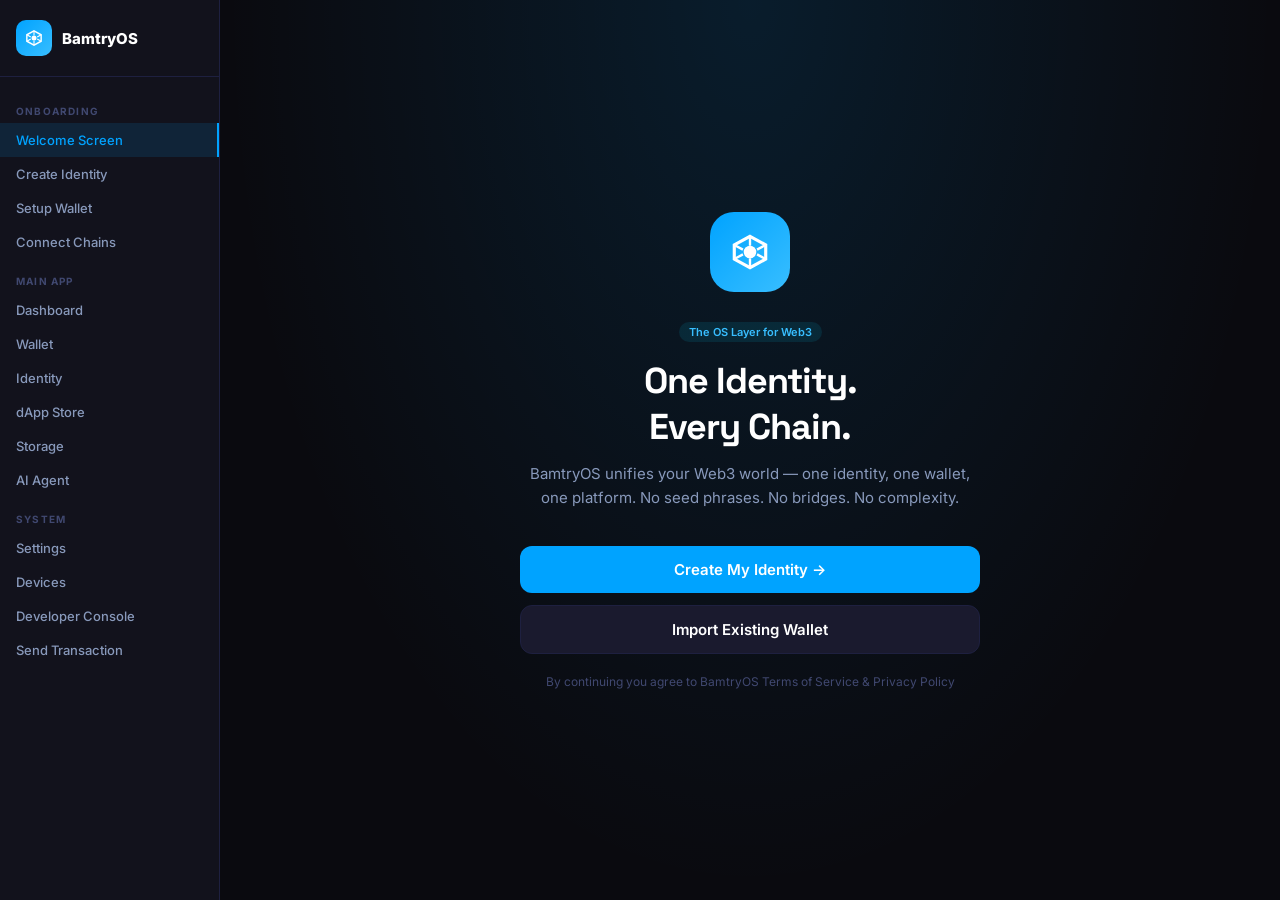
<file: 02_UI_Prototype.html>
<!DOCTYPE html>
<html lang="en">
<head>
<meta charset="UTF-8"/>
<meta name="viewport" content="width=device-width, initial-scale=1.0"/>
<title>BamtryOS — UI/UX Prototype</title>
<style>
@import url('https://fonts.googleapis.com/css2?family=Space+Grotesk:wght@400;500;600;700;800&family=Inter:wght@300;400;500;600;700;800&family=JetBrains+Mono:wght@400;500&display=swap');
*{margin:0;padding:0;box-sizing:border-box;}
:root{
  --bg:#0A0A0F;--surface:#12121C;--card:#1A1A2E;--card2:#1A1A2E;
  --border:#1E2040;--border2:#2A2B50;
  --accent:#00A3FF;--accent2:#0086D4;--accent-glow:rgba(0,163,255,0.12);
  --cyan:#38BEFF;--cyan-glow:rgba(0,212,255,0.1);
  --green:#00E676;--red:#FF4444;--orange:#FF9A3C;--yellow:#FFD93D;
  --text:#FFFFFF;--text2:#8899BB;--text3:#404870;
  --font:'Inter',sans-serif;--font-heading:'Space Grotesk',sans-serif;--mono:'JetBrains Mono',monospace;
}
body{background:var(--bg);color:var(--text);font-family:var(--font);display:flex;min-height:100vh;overflow:hidden;}

/* SCREEN NAV */
.screen-nav{width:220px;background:var(--surface);border-right:1px solid var(--border);display:flex;flex-direction:column;padding:20px 0;flex-shrink:0;overflow-y:auto;}
.screen-nav .logo{display:flex;align-items:center;gap:10px;padding:0 16px 20px;border-bottom:1px solid var(--border);margin-bottom:12px;}
.logo-mark{width:36px;height:36px;background:linear-gradient(135deg,var(--accent),var(--cyan));border-radius:10px;display:flex;align-items:center;justify-content:center;flex-shrink:0;}
.logo-name{font-size:15px;font-weight:800;}
.nav-section{font-size:10px;font-weight:700;text-transform:uppercase;letter-spacing:1.2px;color:var(--text3);padding:16px 16px 6px;}
.nav-btn{display:block;width:100%;text-align:left;background:none;border:none;color:var(--text2);font-family:var(--font);font-size:13px;font-weight:500;padding:9px 16px;cursor:pointer;border-radius:0;transition:all 0.15s;}
.nav-btn:hover{color:var(--text);background:rgba(255,255,255,0.04);}
.nav-btn.active{color:var(--accent);background:var(--accent-glow);border-right:2px solid var(--accent);}

/* SCREEN AREA */
.screen-area{flex:1;overflow-y:auto;background:var(--bg);}
.screen{display:none;min-height:100vh;}
.screen.active{display:block;}

/* SHARED */
.tag{display:inline-flex;align-items:center;padding:3px 10px;border-radius:20px;font-size:11px;font-weight:600;gap:4px;}
.tag-green{background:rgba(0,200,150,0.12);color:var(--green);}
.tag-purple{background:var(--accent-glow);color:var(--accent);}
.tag-cyan{background:var(--cyan-glow);color:var(--cyan);}
.tag-red{background:rgba(255,92,122,0.12);color:var(--red);}
.tag-orange{background:rgba(255,154,60,0.12);color:var(--orange);}
.btn{display:inline-flex;align-items:center;gap:8px;padding:10px 20px;border-radius:10px;font-size:14px;font-weight:600;cursor:pointer;border:none;font-family:var(--font);}
.btn-primary{background:var(--accent);color:#fff;}
.btn-secondary{background:var(--card2);color:var(--text);border:1px solid var(--border);}
.btn-ghost{background:transparent;color:var(--accent);border:1px solid var(--accent);}
.btn-lg{padding:14px 28px;font-size:15px;border-radius:12px;}
.btn-sm{padding:6px 12px;font-size:12px;border-radius:8px;}
.card{background:var(--card);border:1px solid var(--border);border-radius:16px;padding:20px;}
.mono{font-family:var(--mono);font-size:12px;color:var(--cyan);}
.avatar{width:40px;height:40px;border-radius:50%;background:linear-gradient(135deg,var(--accent),var(--cyan));display:flex;align-items:center;justify-content:center;font-weight:700;font-size:13px;flex-shrink:0;}
.divider{height:1px;background:var(--border);margin:20px 0;}
input[type=text],input[type=password]{background:var(--card2);border:1px solid var(--border);border-radius:10px;padding:12px 14px;color:var(--text);font-size:14px;font-family:var(--font);width:100%;outline:none;}
input[type=text]:focus,input[type=password]:focus{border-color:var(--accent);}
.label{font-size:12px;font-weight:600;color:var(--text2);margin-bottom:6px;display:block;}

/* TOPBAR */
.topbar{display:flex;align-items:center;justify-content:space-between;padding:16px 28px;border-bottom:1px solid var(--border);background:var(--surface);position:sticky;top:0;z-index:10;}
.topbar-title{font-size:18px;font-weight:700;}
.topbar-right{display:flex;align-items:center;gap:12px;}
/* CLOUD OS STATUS BADGE */
.cloudos-status{display:inline-flex;align-items:center;gap:6px;background:rgba(0,200,150,0.08);border:1px solid rgba(0,200,150,0.2);border-radius:20px;padding:5px 12px;font-size:11px;font-weight:600;color:var(--green);}
.cloudos-status .pulse{width:7px;height:7px;border-radius:50%;background:var(--green);animation:pulse 2s infinite;}
.bridge-badge{display:inline-flex;align-items:center;gap:6px;background:rgba(0,212,255,0.08);border:1px solid rgba(0,212,255,0.2);border-radius:20px;padding:5px 12px;font-size:11px;font-weight:600;color:var(--cyan);}
@keyframes pulse{0%,100%{opacity:1;box-shadow:0 0 0 0 rgba(0,200,150,0.4);}50%{opacity:0.8;box-shadow:0 0 0 4px rgba(0,200,150,0);}}

/* GRID */
.g2{display:grid;grid-template-columns:1fr 1fr;gap:16px;}
.g3{display:grid;grid-template-columns:1fr 1fr 1fr;gap:16px;}
.g4{display:grid;grid-template-columns:repeat(4,1fr);gap:14px;}
.content{padding:28px;}

/* STAT CARD */
.stat{background:var(--card);border:1px solid var(--border);border-radius:16px;padding:20px;}
.stat-label{font-size:12px;font-weight:600;color:var(--text2);text-transform:uppercase;letter-spacing:0.8px;margin-bottom:8px;}
.stat-value{font-size:26px;font-weight:800;letter-spacing:-0.5px;}
.stat-sub{font-size:12px;color:var(--text3);margin-top:4px;}

/* CHAIN PILL */
.chain-pill{display:inline-flex;align-items:center;gap:6px;background:var(--card2);border:1px solid var(--border);border-radius:20px;padding:5px 12px;font-size:12px;font-weight:600;}
.chain-dot{width:8px;height:8px;border-radius:50%;}

/* TX ROW */
.tx-row{display:flex;align-items:center;justify-content:space-between;padding:14px 0;border-bottom:1px solid var(--border);}
.tx-row:last-child{border-bottom:none;}
.tx-icon{width:36px;height:36px;border-radius:10px;display:flex;align-items:center;justify-content:center;margin-right:12px;flex-shrink:0;}
.tx-info{flex:1;}
.tx-name{font-size:14px;font-weight:600;margin-bottom:2px;}
.tx-meta{font-size:12px;color:var(--text3);}
.tx-amount{font-size:14px;font-weight:700;}

/* DAPP CARD */
.dapp-card{background:var(--card);border:1px solid var(--border);border-radius:16px;padding:18px;cursor:pointer;transition:border-color 0.2s;}
.dapp-card:hover{border-color:var(--accent);}
.dapp-icon{width:48px;height:48px;border-radius:14px;display:flex;align-items:center;justify-content:center;margin-bottom:12px;font-size:22px;}
.dapp-name{font-size:14px;font-weight:700;margin-bottom:4px;}
.dapp-desc{font-size:12px;color:var(--text2);line-height:1.4;margin-bottom:12px;}
.dapp-footer{display:flex;align-items:center;justify-content:space-between;}

/* ONBOARDING */
.onboard-wrap{min-height:100vh;display:flex;align-items:center;justify-content:center;background:radial-gradient(ellipse at 50% 0%,rgba(0,163,255,0.12) 0%,transparent 70%),var(--bg);}
.onboard-box{width:460px;text-align:center;}
.onboard-logo{width:80px;height:80px;background:linear-gradient(135deg,var(--accent),var(--cyan));border-radius:24px;display:flex;align-items:center;justify-content:center;margin:0 auto 28px;}
.onboard-title{font-size:36px;font-weight:800;letter-spacing:-1px;margin-bottom:12px;}
.onboard-sub{font-size:15px;color:var(--text2);line-height:1.6;margin-bottom:36px;}
.onboard-form{background:var(--card);border:1px solid var(--border);border-radius:20px;padding:28px;text-align:left;}
.step-dots{display:flex;justify-content:center;gap:8px;margin-bottom:28px;}
.dot{width:8px;height:8px;border-radius:50%;background:var(--border2);}
.dot.active{background:var(--accent);width:24px;}

/* IDENTITY CARD */
.id-card{background:linear-gradient(135deg,var(--card2),var(--card));border:1px solid var(--border);border-radius:20px;padding:24px;position:relative;overflow:hidden;}
.id-card::before{content:'';position:absolute;top:-40px;right:-40px;width:160px;height:160px;background:radial-gradient(circle,rgba(0,163,255,0.15),transparent);border-radius:50%;}
.id-did{font-family:var(--mono);font-size:11px;color:var(--cyan);margin-bottom:16px;}
.id-name{font-size:20px;font-weight:700;margin-bottom:4px;}
.id-chains{display:flex;gap:8px;flex-wrap:wrap;margin-top:16px;}

/* WALLET */
.wallet-hero{background:linear-gradient(135deg,#1A1640,#12121C);border:1px solid var(--border);border-radius:20px;padding:28px;text-align:center;position:relative;overflow:hidden;margin-bottom:20px;}
.wallet-hero::before{content:'';position:absolute;top:-60px;left:50%;transform:translateX(-50%);width:300px;height:300px;background:radial-gradient(circle,rgba(0,163,255,0.10),transparent);border-radius:50%;}
.wallet-balance{font-size:42px;font-weight:800;letter-spacing:-1px;margin-bottom:4px;}
.wallet-sub{font-size:14px;color:var(--text2);margin-bottom:20px;}
.wallet-actions{display:flex;gap:12px;justify-content:center;}
.wallet-action-btn{display:flex;flex-direction:column;align-items:center;gap:8px;background:var(--card);border:1px solid var(--border);border-radius:14px;padding:14px 20px;cursor:pointer;min-width:80px;}
.wallet-action-btn span{font-size:12px;font-weight:600;color:var(--text2);}

/* STORAGE */
.storage-bar{background:var(--card2);border-radius:100px;height:8px;overflow:hidden;margin:12px 0;}
.storage-fill{height:100%;border-radius:100px;}
.file-row{display:flex;align-items:center;gap:12px;padding:12px 0;border-bottom:1px solid var(--border);}
.file-row:last-child{border-bottom:none;}
.file-icon{width:36px;height:36px;border-radius:10px;display:flex;align-items:center;justify-content:center;font-size:16px;flex-shrink:0;}
.file-name{font-size:14px;font-weight:500;margin-bottom:2px;}
.file-meta{font-size:11px;color:var(--text3);}

/* PROGRESS BAR */
.progress-bar{background:var(--card2);border-radius:100px;height:5px;overflow:hidden;}
.progress-fill{height:100%;border-radius:100px;background:linear-gradient(90deg,var(--accent),var(--cyan));}

/* SETTINGS */
.setting-row{display:flex;align-items:center;justify-content:space-between;padding:16px 0;border-bottom:1px solid var(--border);}
.setting-row:last-child{border-bottom:none;}
.setting-info{}
.setting-label{font-size:14px;font-weight:600;margin-bottom:2px;}
.setting-desc{font-size:12px;color:var(--text3);}
.toggle{width:44px;height:24px;border-radius:100px;position:relative;cursor:pointer;flex-shrink:0;}
.toggle.on{background:var(--accent);}
.toggle.off{background:var(--card2);border:1px solid var(--border);}
.toggle-dot{width:18px;height:18px;background:#fff;border-radius:50%;position:absolute;top:3px;transition:left 0.2s;}
.toggle.on .toggle-dot{left:23px;}
.toggle.off .toggle-dot{left:3px;}

/* DEV CONSOLE */
.terminal{background:#050508;border:1px solid var(--border);border-radius:14px;padding:20px;font-family:var(--mono);font-size:13px;line-height:1.8;}
.term-line{display:flex;gap:8px;}
.term-prompt{color:var(--accent);}
.term-cmd{color:var(--text);}
.term-out{color:var(--text2);}
.term-success{color:var(--green);}
.term-error{color:var(--red);}
.term-info{color:var(--cyan);}
.code-block{background:#050508;border:1px solid var(--border);border-radius:12px;padding:18px;font-family:var(--mono);font-size:12px;line-height:1.7;overflow-x:auto;}
.kw{color:#C678DD;}.fn{color:#61AFEF;}.str{color:#98C379;}.num{color:#D19A66;}.comment{color:#5C6370;}.type{color:#E5C07B;}

  h1, h2, h3, h4, .page-title, .section-title, .flow-title, .card-title, .onboard-title, .wallet-balance, .stat-value {
    font-family: var(--font-heading);
  }
</style>
</head>
<body>

<!-- SIDEBAR NAV -->
<nav class="screen-nav">
  <div class="logo">
    <div class="logo-mark">
      <svg width="20" height="20" viewBox="0 0 28 28" fill="none">
        <path d="M14 4L24 9.5V18.5L14 24L4 18.5V9.5L14 4Z" stroke="white" stroke-width="2" fill="none"/>
        <circle cx="14" cy="14" r="3.5" fill="white"/>
        <path d="M14 4V10M14 18V24M4 9.5L9.5 12.5M18.5 15.5L24 18.5M4 18.5L9.5 15.5M18.5 12.5L24 9.5" stroke="white" stroke-width="1.5"/>
      </svg>
    </div>
    <div class="logo-name">BamtryOS</div>
  </div>

  <div class="nav-section">Onboarding</div>
  <button class="nav-btn active" onclick="show('welcome')">Welcome Screen</button>
  <button class="nav-btn" onclick="show('create-identity')">Create Identity</button>
  <button class="nav-btn" onclick="show('setup-wallet')">Setup Wallet</button>
  <button class="nav-btn" onclick="show('connect-chains')">Connect Chains</button>

  <div class="nav-section">Main App</div>
  <button class="nav-btn" onclick="show('dashboard')">Dashboard</button>
  <button class="nav-btn" onclick="show('wallet')">Wallet</button>
  <button class="nav-btn" onclick="show('identity')">Identity</button>
  <button class="nav-btn" onclick="show('dapp-store')">dApp Store</button>
  <button class="nav-btn" onclick="show('storage')">Storage</button>
  <button class="nav-btn" onclick="show('ai-agent')">AI Agent</button>

  <div class="nav-section">System</div>
  <button class="nav-btn" onclick="show('settings')">Settings</button>
  <button class="nav-btn" onclick="show('devices')">Devices</button>
  <button class="nav-btn" onclick="show('dev-console')">Developer Console</button>
  <button class="nav-btn" onclick="show('send-tx')">Send Transaction</button>
</nav>

<!-- SCREENS -->
<div class="screen-area">

<!-- ===== WELCOME ===== -->
<div class="screen active" id="s-welcome">
  <div class="onboard-wrap">
    <div class="onboard-box">
      <div class="onboard-logo">
        <svg width="44" height="44" viewBox="0 0 28 28" fill="none">
          <path d="M14 4L24 9.5V18.5L14 24L4 18.5V9.5L14 4Z" stroke="white" stroke-width="2" fill="none"/>
          <circle cx="14" cy="14" r="4" fill="white"/>
          <path d="M14 4V10M14 18V24M4 9.5L9.5 12.5M18.5 15.5L24 18.5M4 18.5L9.5 15.5M18.5 12.5L24 9.5" stroke="white" stroke-width="1.5"/>
        </svg>
      </div>
      <div class="tag tag-cyan" style="margin-bottom:16px;">The OS Layer for Web3</div>
      <h1 class="onboard-title">One Identity.<br/>Every Chain.</h1>
      <p class="onboard-sub">BamtryOS unifies your Web3 world — one identity, one wallet, one platform. No seed phrases. No bridges. No complexity.</p>
      <div style="display:flex;flex-direction:column;gap:12px;">
        <button class="btn btn-primary btn-lg" style="width:100%;justify-content:center;" onclick="show('create-identity')">Create My Identity →</button>
        <button class="btn btn-secondary btn-lg" style="width:100%;justify-content:center;">Import Existing Wallet</button>
      </div>
      <p style="font-size:12px;color:var(--text3);margin-top:20px;">By continuing you agree to BamtryOS Terms of Service & Privacy Policy</p>
    </div>
  </div>
</div>

<!-- ===== CREATE IDENTITY ===== -->
<div class="screen" id="s-create-identity">
  <div class="onboard-wrap">
    <div class="onboard-box" style="width:500px;">
      <div class="step-dots">
        <div class="dot active"></div><div class="dot active"></div><div class="dot"></div><div class="dot"></div>
      </div>
      <h2 style="font-size:28px;font-weight:800;margin-bottom:8px;">Create Your Identity</h2>
      <p style="color:var(--text2);font-size:14px;margin-bottom:24px;">Your BamtryOS DID is a decentralised identifier — cryptographically yours, stored on-chain, works across every app.</p>
      <div class="onboard-form">
        <div style="margin-bottom:20px;">
          <label class="label">Display Name</label>
          <input type="text" placeholder="e.g. Abdulbasit Alatise" value="Abdulbasit Alatise"/>
        </div>
        <div style="margin-bottom:20px;">
          <label class="label">Username (used in your DID)</label>
          <div style="position:relative;">
            <input type="text" placeholder="abdulbasit" value="abdulbasit" style="padding-right:160px;"/>
            <span style="position:absolute;right:12px;top:50%;transform:translateY(-50%);font-size:12px;font-family:var(--mono);color:var(--text3);">.bamtry.id</span>
          </div>
        </div>
        <div style="background:var(--bg);border:1px solid var(--border);border-radius:12px;padding:14px;margin-bottom:20px;">
          <div style="font-size:11px;color:var(--text3);margin-bottom:4px;">Your DID will be</div>
          <div class="mono">did:bamtry:mainnet:abdulbasit.bamtry.id</div>
        </div>
        <div style="margin-bottom:24px;">
          <label class="label">Security PIN (6 digits)</label>
          <div style="display:flex;gap:10px;">
            <input type="password" style="width:52px;text-align:center;padding:12px 8px;" maxlength="1" placeholder="·"/>
            <input type="password" style="width:52px;text-align:center;padding:12px 8px;" maxlength="1" placeholder="·"/>
            <input type="password" style="width:52px;text-align:center;padding:12px 8px;" maxlength="1" placeholder="·"/>
            <input type="password" style="width:52px;text-align:center;padding:12px 8px;" maxlength="1" placeholder="·"/>
            <input type="password" style="width:52px;text-align:center;padding:12px 8px;" maxlength="1" placeholder="·"/>
            <input type="password" style="width:52px;text-align:center;padding:12px 8px;" maxlength="1" placeholder="·"/>
          </div>
        </div>
        <button class="btn btn-primary" style="width:100%;justify-content:center;" onclick="show('setup-wallet')">Generate My DID →</button>
      </div>
    </div>
  </div>
</div>

<!-- ===== SETUP WALLET ===== -->
<div class="screen" id="s-setup-wallet">
  <div class="onboard-wrap">
    <div class="onboard-box" style="width:500px;">
      <div class="step-dots">
        <div class="dot active"></div><div class="dot active"></div><div class="dot active"></div><div class="dot"></div>
      </div>
      <h2 style="font-size:28px;font-weight:800;margin-bottom:8px;">Your Universal Wallet</h2>
      <p style="color:var(--text2);font-size:14px;margin-bottom:24px;">One wallet, every chain. BamtryOS generates and manages your keys — no seed phrases to copy, no extensions to install.</p>
      <div class="onboard-form">
        <div style="background:linear-gradient(135deg,rgba(0,163,255,0.12),rgba(0,212,255,0.08));border:1px solid var(--accent);border-radius:14px;padding:18px;margin-bottom:20px;">
          <div style="font-size:11px;color:var(--accent);font-weight:600;margin-bottom:8px;">WALLET GENERATED</div>
          <div style="font-size:13px;font-weight:600;margin-bottom:6px;">abdulbasit.bamtry.id</div>
          <div class="mono" style="margin-bottom:12px;">0x7a3f9b...c9d2</div>
          <div style="display:flex;gap:8px;flex-wrap:wrap;">
            <span class="chain-pill"><span class="chain-dot" style="background:#627EEA;"></span>Ethereum</span>
            <span class="chain-pill"><span class="chain-dot" style="background:#9945FF;"></span>Solana</span>
            <span class="chain-pill"><span class="chain-dot" style="background:#F7931A;"></span>Bitcoin</span>
            <span class="chain-pill"><span class="chain-dot" style="background:#8247E5;"></span>Polygon</span>
          </div>
        </div>
        <div style="display:flex;flex-direction:column;gap:10px;margin-bottom:24px;">
          <div style="display:flex;align-items:center;gap:10px;padding:12px;background:rgba(0,200,150,0.08);border:1px solid rgba(0,200,150,0.2);border-radius:10px;">
            <svg width="16" height="16" viewBox="0 0 16 16" fill="none"><circle cx="8" cy="8" r="7" stroke="#00E676" stroke-width="1.5"/><path d="M5 8L7 10L11 6" stroke="#00E676" stroke-width="1.5" stroke-linecap="round"/></svg>
            <span style="font-size:13px;">Keys encrypted with your PIN — never leave your device</span>
          </div>
          <div style="display:flex;align-items:center;gap:10px;padding:12px;background:rgba(0,200,150,0.08);border:1px solid rgba(0,200,150,0.2);border-radius:10px;">
            <svg width="16" height="16" viewBox="0 0 16 16" fill="none"><circle cx="8" cy="8" r="7" stroke="#00E676" stroke-width="1.5"/><path d="M5 8L7 10L11 6" stroke="#00E676" stroke-width="1.5" stroke-linecap="round"/></svg>
            <span style="font-size:13px;">Works across Android, iOS, Windows, macOS & Linux</span>
          </div>
          <div style="display:flex;align-items:center;gap:10px;padding:12px;background:rgba(0,200,150,0.08);border:1px solid rgba(0,200,150,0.2);border-radius:10px;">
            <svg width="16" height="16" viewBox="0 0 16 16" fill="none"><circle cx="8" cy="8" r="7" stroke="#00E676" stroke-width="1.5"/><path d="M5 8L7 10L11 6" stroke="#00E676" stroke-width="1.5" stroke-linecap="round"/></svg>
            <span style="font-size:13px;">Biometric authentication supported</span>
          </div>
        </div>
        <button class="btn btn-primary" style="width:100%;justify-content:center;" onclick="show('connect-chains')">Continue →</button>
      </div>
    </div>
  </div>
</div>

<!-- ===== CONNECT CHAINS ===== -->
<div class="screen" id="s-connect-chains">
  <div class="onboard-wrap">
    <div class="onboard-box" style="width:500px;">
      <div class="step-dots">
        <div class="dot active"></div><div class="dot active"></div><div class="dot active"></div><div class="dot active"></div>
      </div>
      <h2 style="font-size:28px;font-weight:800;margin-bottom:8px;">Choose Your Networks</h2>
      <p style="color:var(--text2);font-size:14px;margin-bottom:24px;">Select the chains you want to use. You can add or remove networks anytime from Settings.</p>
      <div class="onboard-form">
        <div style="display:flex;flex-direction:column;gap:10px;margin-bottom:24px;">
          <div style="display:flex;align-items:center;justify-content:space-between;padding:14px 16px;background:var(--bg);border:1px solid var(--accent);border-radius:12px;">
            <div style="display:flex;align-items:center;gap:12px;">
              <div style="width:36px;height:36px;border-radius:50%;background:#627EEA;display:flex;align-items:center;justify-content:center;font-size:11px;font-weight:700;">ETH</div>
              <div><div style="font-size:14px;font-weight:600;">Ethereum</div><div style="font-size:11px;color:var(--text3);">EVM • Mainnet</div></div>
            </div>
            <div style="width:20px;height:20px;background:var(--accent);border-radius:5px;display:flex;align-items:center;justify-content:center;">
              <svg width="10" height="8" viewBox="0 0 10 8" fill="none"><path d="M1 4L3.5 6.5L9 1" stroke="white" stroke-width="1.8" stroke-linecap="round"/></svg>
            </div>
          </div>
          <div style="display:flex;align-items:center;justify-content:space-between;padding:14px 16px;background:var(--bg);border:1px solid var(--accent);border-radius:12px;">
            <div style="display:flex;align-items:center;gap:12px;">
              <div style="width:36px;height:36px;border-radius:50%;background:#9945FF;display:flex;align-items:center;justify-content:center;font-size:11px;font-weight:700;">SOL</div>
              <div><div style="font-size:14px;font-weight:600;">Solana</div><div style="font-size:11px;color:var(--text3);">Solana • Mainnet</div></div>
            </div>
            <div style="width:20px;height:20px;background:var(--accent);border-radius:5px;display:flex;align-items:center;justify-content:center;">
              <svg width="10" height="8" viewBox="0 0 10 8" fill="none"><path d="M1 4L3.5 6.5L9 1" stroke="white" stroke-width="1.8" stroke-linecap="round"/></svg>
            </div>
          </div>
          <div style="display:flex;align-items:center;justify-content:space-between;padding:14px 16px;background:var(--bg);border:1px solid var(--border);border-radius:12px;opacity:0.7;">
            <div style="display:flex;align-items:center;gap:12px;">
              <div style="width:36px;height:36px;border-radius:50%;background:#F7931A;display:flex;align-items:center;justify-content:center;font-size:11px;font-weight:700;">BTC</div>
              <div><div style="font-size:14px;font-weight:600;">Bitcoin</div><div style="font-size:11px;color:var(--text3);">Bitcoin • Mainnet</div></div>
            </div>
            <div style="width:20px;height:20px;background:var(--border);border-radius:5px;"></div>
          </div>
          <div style="display:flex;align-items:center;justify-content:space-between;padding:14px 16px;background:var(--bg);border:1px solid var(--accent);border-radius:12px;">
            <div style="display:flex;align-items:center;gap:12px;">
              <div style="width:36px;height:36px;border-radius:50%;background:#8247E5;display:flex;align-items:center;justify-content:center;font-size:11px;font-weight:700;">POL</div>
              <div><div style="font-size:14px;font-weight:600;">Polygon</div><div style="font-size:11px;color:var(--text3);">EVM L2 • Mainnet</div></div>
            </div>
            <div style="width:20px;height:20px;background:var(--accent);border-radius:5px;display:flex;align-items:center;justify-content:center;">
              <svg width="10" height="8" viewBox="0 0 10 8" fill="none"><path d="M1 4L3.5 6.5L9 1" stroke="white" stroke-width="1.8" stroke-linecap="round"/></svg>
            </div>
          </div>
        </div>
        <button class="btn btn-primary" style="width:100%;justify-content:center;" onclick="show('dashboard')">Enter BamtryOS →</button>
      </div>
    </div>
  </div>
</div>

<!-- ===== DASHBOARD ===== -->
<div class="screen" id="s-dashboard">
  <div class="topbar">
    <div class="topbar-title">Dashboard</div>
    <div class="topbar-right">
      <span class="bridge-badge">📱 Bridge App</span>
      <span class="cloudos-status"><span class="pulse"></span>Cloud OS Connected</span>
      <span class="tag tag-green">● Mainnet</span>
      <div class="avatar">AA</div>
    </div>
  </div>
  <div class="content">
    <!-- Welcome -->
    <div style="display:flex;align-items:center;justify-content:space-between;margin-bottom:24px;">
      <div>
        <div style="font-size:22px;font-weight:700;">Good morning, Abdulbasit 👋</div>
        <div class="mono" style="margin-top:4px;">did:bamtry:mainnet:abdulbasit.bamtry.id</div>
      </div>
      <button class="btn btn-primary btn-sm">+ Install dApp</button>
    </div>

    <!-- Stats -->
    <div class="g4" style="margin-bottom:20px;">
      <div class="stat">
        <div class="stat-label">Portfolio Value</div>
        <div class="stat-value">$12,840</div>
        <div class="stat-sub" style="color:var(--green);">↑ +4.2% today</div>
      </div>
      <div class="stat">
        <div class="stat-label">Active Chains</div>
        <div class="stat-value">4</div>
        <div class="stat-sub">ETH · SOL · POL · BTC</div>
      </div>
      <div class="stat">
        <div class="stat-label">Installed dApps</div>
        <div class="stat-value">7</div>
        <div class="stat-sub">2 updates available</div>
      </div>
      <div class="stat">
        <div class="stat-label">Storage Used</div>
        <div class="stat-value">2.4 GB</div>
        <div class="stat-sub">of 10 GB · IPFS encrypted</div>
      </div>
    </div>

    <div class="g2" style="margin-bottom:20px;">
      <!-- Quick Actions -->
      <div class="card">
        <div style="font-size:14px;font-weight:700;margin-bottom:16px;">Quick Actions</div>
        <div style="display:grid;grid-template-columns:1fr 1fr;gap:10px;">
          <button class="btn btn-secondary" style="flex-direction:column;align-items:center;padding:16px;gap:8px;" onclick="show('send-tx')">
            <svg width="20" height="20" viewBox="0 0 20 20" fill="none"><path d="M3 10H17M17 10L12 5M17 10L12 15" stroke="var(--accent)" stroke-width="1.8" stroke-linecap="round"/></svg>
            <span style="font-size:12px;">Send</span>
          </button>
          <button class="btn btn-secondary" style="flex-direction:column;align-items:center;padding:16px;gap:8px;">
            <svg width="20" height="20" viewBox="0 0 20 20" fill="none"><path d="M17 10H3M3 10L8 5M3 10L8 15" stroke="var(--cyan)" stroke-width="1.8" stroke-linecap="round"/></svg>
            <span style="font-size:12px;">Receive</span>
          </button>
          <button class="btn btn-secondary" style="flex-direction:column;align-items:center;padding:16px;gap:8px;">
            <svg width="20" height="20" viewBox="0 0 20 20" fill="none"><path d="M10 3V17M17 10H3" stroke="var(--green)" stroke-width="1.8" stroke-linecap="round"/></svg>
            <span style="font-size:12px;">Buy Crypto</span>
          </button>
          <button class="btn btn-secondary" style="flex-direction:column;align-items:center;padding:16px;gap:8px;" onclick="show('dapp-store')">
            <svg width="20" height="20" viewBox="0 0 20 20" fill="none"><rect x="3" y="3" width="6" height="6" rx="1.5" stroke="var(--orange)" stroke-width="1.8"/><rect x="11" y="3" width="6" height="6" rx="1.5" stroke="var(--orange)" stroke-width="1.8"/><rect x="3" y="11" width="6" height="6" rx="1.5" stroke="var(--orange)" stroke-width="1.8"/><rect x="11" y="11" width="6" height="6" rx="1.5" stroke="var(--orange)" stroke-width="1.8"/></svg>
            <span style="font-size:12px;">App Store</span>
          </button>
        </div>
      </div>

      <!-- Recent Activity -->
      <div class="card">
        <div style="font-size:14px;font-weight:700;margin-bottom:4px;">Recent Activity</div>
        <div class="tx-row">
          <div class="tx-icon" style="background:rgba(98,126,234,0.15);"><span style="font-size:14px;">⬆</span></div>
          <div class="tx-info"><div class="tx-name">Sent ETH</div><div class="tx-meta">To 0x4f2a...1b9c · 2h ago</div></div>
          <div class="tx-amount" style="color:var(--red);">-0.45 ETH</div>
        </div>
        <div class="tx-row">
          <div class="tx-icon" style="background:rgba(0,200,150,0.12);"><span style="font-size:14px;">⬇</span></div>
          <div class="tx-info"><div class="tx-name">Received USDC</div><div class="tx-meta">From Axone Protocol · 5h ago</div></div>
          <div class="tx-amount" style="color:var(--green);">+$500.00</div>
        </div>
        <div class="tx-row">
          <div class="tx-icon" style="background:rgba(0,163,255,0.12);"><span style="font-size:14px;">📦</span></div>
          <div class="tx-info"><div class="tx-name">dApp Installed</div><div class="tx-meta">Web3Notes v2.1 · 1d ago</div></div>
          <div class="tx-amount" style="color:var(--text3);">Free</div>
        </div>
        <div class="tx-row">
          <div class="tx-icon" style="background:rgba(0,212,255,0.1);"><span style="font-size:14px;">🔗</span></div>
          <div class="tx-info"><div class="tx-name">Polygon Bridge</div><div class="tx-meta">ETH → POL · 2d ago</div></div>
          <div class="tx-amount" style="color:var(--cyan);">250 POL</div>
        </div>
      </div>
    </div>

    <!-- Installed dApps -->
    <div class="card" style="margin-bottom:20px;">
      <div style="display:flex;align-items:center;justify-content:space-between;margin-bottom:16px;">
        <div style="font-size:14px;font-weight:700;">Installed dApps</div>
        <button class="btn btn-ghost btn-sm" onclick="show('dapp-store')">Browse Store →</button>
      </div>
      <div style="display:flex;gap:12px;flex-wrap:wrap;">
        <div style="display:flex;flex-direction:column;align-items:center;gap:6px;cursor:pointer;">
          <div style="width:52px;height:52px;background:linear-gradient(135deg,#667eea,#764ba2);border-radius:14px;display:flex;align-items:center;justify-content:center;font-size:22px;">📝</div>
          <span style="font-size:11px;color:var(--text2);">Web3Notes</span>
        </div>
        <div style="display:flex;flex-direction:column;align-items:center;gap:6px;cursor:pointer;">
          <div style="width:52px;height:52px;background:linear-gradient(135deg,#f093fb,#f5576c);border-radius:14px;display:flex;align-items:center;justify-content:center;font-size:22px;">💱</div>
          <span style="font-size:11px;color:var(--text2);">SwapX</span>
        </div>
        <div style="display:flex;flex-direction:column;align-items:center;gap:6px;cursor:pointer;">
          <div style="width:52px;height:52px;background:linear-gradient(135deg,#4facfe,#00f2fe);border-radius:14px;display:flex;align-items:center;justify-content:center;font-size:22px;">🗳️</div>
          <span style="font-size:11px;color:var(--text2);">DAO Vote</span>
        </div>
        <div style="display:flex;flex-direction:column;align-items:center;gap:6px;cursor:pointer;">
          <div style="width:52px;height:52px;background:linear-gradient(135deg,#43e97b,#38f9d7);border-radius:14px;display:flex;align-items:center;justify-content:center;font-size:22px;">📂</div>
          <span style="font-size:11px;color:var(--text2);">FileVault</span>
        </div>
        <div style="display:flex;flex-direction:column;align-items:center;gap:6px;cursor:pointer;">
          <div style="width:52px;height:52px;background:linear-gradient(135deg,#fa709a,#fee140);border-radius:14px;display:flex;align-items:center;justify-content:center;font-size:22px;">🎨</div>
          <span style="font-size:11px;color:var(--text2);">NFT Studio</span>
        </div>
        <div style="display:flex;flex-direction:column;align-items:center;gap:6px;cursor:pointer;">
          <div style="width:52px;height:52px;background:var(--card2);border:1px dashed var(--border2);border-radius:14px;display:flex;align-items:center;justify-content:center;font-size:22px;">+</div>
          <span style="font-size:11px;color:var(--text3);">Add dApp</span>
        </div>
      </div>
    </div>

    <!-- Network Status -->
    <div class="card">
      <div style="font-size:14px;font-weight:700;margin-bottom:16px;">Network Status</div>
      <div style="display:flex;flex-direction:column;gap:10px;">
        <div style="display:flex;align-items:center;justify-content:space-between;">
          <div style="display:flex;align-items:center;gap:10px;"><div class="chain-dot" style="background:#627EEA;"></div><span style="font-size:13px;">Ethereum Mainnet</span></div>
          <div style="display:flex;align-items:center;gap:12px;"><span style="font-size:12px;color:var(--text3);">22 gwei</span><span class="tag tag-green">● Connected</span></div>
        </div>
        <div style="display:flex;align-items:center;justify-content:space-between;">
          <div style="display:flex;align-items:center;gap:10px;"><div class="chain-dot" style="background:#9945FF;"></div><span style="font-size:13px;">Solana Mainnet</span></div>
          <div style="display:flex;align-items:center;gap:12px;"><span style="font-size:12px;color:var(--text3);">0.000005 SOL</span><span class="tag tag-green">● Connected</span></div>
        </div>
        <div style="display:flex;align-items:center;justify-content:space-between;">
          <div style="display:flex;align-items:center;gap:10px;"><div class="chain-dot" style="background:#8247E5;"></div><span style="font-size:13px;">Polygon Mainnet</span></div>
          <div style="display:flex;align-items:center;gap:12px;"><span style="font-size:12px;color:var(--text3);">45 gwei</span><span class="tag tag-green">● Connected</span></div>
        </div>
        <div style="display:flex;align-items:center;justify-content:space-between;">
          <div style="display:flex;align-items:center;gap:10px;"><div class="chain-dot" style="background:#F7931A;"></div><span style="font-size:13px;">Bitcoin Mainnet</span></div>
          <div style="display:flex;align-items:center;gap:12px;"><span style="font-size:12px;color:var(--text3);">34 sat/vB</span><span class="tag tag-orange">● Syncing</span></div>
        </div>
      </div>
    </div>
  </div>
</div>

<!-- ===== WALLET ===== -->
<div class="screen" id="s-wallet">
  <div class="topbar">
    <div class="topbar-title">Wallet</div>
    <div class="topbar-right">
      <span class="cloudos-status"><span class="pulse"></span>Wallet Engine: Cloud OS</span>
      <button class="btn btn-secondary btn-sm">⬇ Receive</button>
      <button class="btn btn-primary btn-sm" onclick="show('send-tx')">⬆ Send</button>
    </div>
  </div>
  <div class="content">
    <div class="wallet-hero">
      <div style="position:relative;z-index:1;">
        <div style="font-size:13px;color:var(--text2);margin-bottom:8px;">Total Portfolio Value</div>
        <div class="wallet-balance">$12,840.52</div>
        <div class="wallet-sub" style="display:flex;align-items:center;justify-content:center;gap:8px;">
          <span class="tag tag-green">↑ +$518.20 (4.2%)</span>
          <span style="color:var(--text3);">Today</span>
        </div>
        <div class="wallet-actions" style="margin-top:20px;">
          <div class="wallet-action-btn" onclick="show('send-tx')">
            <svg width="20" height="20" viewBox="0 0 20 20" fill="none"><path d="M3 10H17M17 10L12 5M17 10L12 15" stroke="var(--accent)" stroke-width="1.8" stroke-linecap="round"/></svg>
            <span>Send</span>
          </div>
          <div class="wallet-action-btn">
            <svg width="20" height="20" viewBox="0 0 20 20" fill="none"><path d="M17 10H3M3 10L8 5M3 10L8 15" stroke="var(--cyan)" stroke-width="1.8" stroke-linecap="round"/></svg>
            <span>Receive</span>
          </div>
          <div class="wallet-action-btn">
            <svg width="20" height="20" viewBox="0 0 20 20" fill="none"><path d="M5 10H15M10 5L15 10L10 15" stroke="var(--green)" stroke-width="1.8" stroke-linecap="round"/></svg>
            <span>Swap</span>
          </div>
          <div class="wallet-action-btn">
            <svg width="20" height="20" viewBox="0 0 20 20" fill="none"><circle cx="10" cy="10" r="7" stroke="var(--orange)" stroke-width="1.8"/><path d="M10 7V10L12 12" stroke="var(--orange)" stroke-width="1.8" stroke-linecap="round"/></svg>
            <span>History</span>
          </div>
        </div>
      </div>
    </div>

    <div class="g2">
      <!-- Token Balances -->
      <div class="card">
        <div style="font-size:14px;font-weight:700;margin-bottom:16px;">Token Balances</div>
        <div class="tx-row">
          <div style="width:36px;height:36px;border-radius:50%;background:#627EEA;display:flex;align-items:center;justify-content:center;font-size:11px;font-weight:700;margin-right:12px;">ETH</div>
          <div class="tx-info"><div class="tx-name">Ethereum</div><div class="tx-meta">2.4 ETH</div></div>
          <div style="text-align:right;"><div class="tx-amount">$8,640</div><div style="font-size:11px;color:var(--green);">↑ +3.2%</div></div>
        </div>
        <div class="tx-row">
          <div style="width:36px;height:36px;border-radius:50%;background:#2775CA;display:flex;align-items:center;justify-content:center;font-size:10px;font-weight:700;margin-right:12px;">USDC</div>
          <div class="tx-info"><div class="tx-name">USD Coin</div><div class="tx-meta">2,500 USDC</div></div>
          <div style="text-align:right;"><div class="tx-amount">$2,500</div><div style="font-size:11px;color:var(--text3);">Stable</div></div>
        </div>
        <div class="tx-row">
          <div style="width:36px;height:36px;border-radius:50%;background:#9945FF;display:flex;align-items:center;justify-content:center;font-size:11px;font-weight:700;margin-right:12px;">SOL</div>
          <div class="tx-info"><div class="tx-name">Solana</div><div class="tx-meta">10.5 SOL</div></div>
          <div style="text-align:right;"><div class="tx-amount">$1,260</div><div style="font-size:11px;color:var(--red);">↓ -1.8%</div></div>
        </div>
        <div class="tx-row">
          <div style="width:36px;height:36px;border-radius:50%;background:#8247E5;display:flex;align-items:center;justify-content:center;font-size:11px;font-weight:700;margin-right:12px;">POL</div>
          <div class="tx-info"><div class="tx-name">Polygon</div><div class="tx-meta">250 POL</div></div>
          <div style="text-align:right;"><div class="tx-amount">$112</div><div style="font-size:11px;color:var(--green);">↑ +5.6%</div></div>
        </div>
      </div>

      <!-- Transactions -->
      <div class="card">
        <div style="font-size:14px;font-weight:700;margin-bottom:16px;">Recent Transactions</div>
        <div class="tx-row">
          <div class="tx-icon" style="background:rgba(255,92,122,0.12);">⬆</div>
          <div class="tx-info"><div class="tx-name">Sent ETH</div><div class="tx-meta">0x4f2a...1b9c · Ethereum · 2h ago</div></div>
          <div><div class="tx-amount" style="color:var(--red);">-0.45 ETH</div><span class="tag tag-green" style="font-size:10px;">Confirmed</span></div>
        </div>
        <div class="tx-row">
          <div class="tx-icon" style="background:rgba(0,200,150,0.12);">⬇</div>
          <div class="tx-info"><div class="tx-name">Received USDC</div><div class="tx-meta">Axone Protocol · Polygon · 5h ago</div></div>
          <div><div class="tx-amount" style="color:var(--green);">+500 USDC</div><span class="tag tag-green" style="font-size:10px;">Confirmed</span></div>
        </div>
        <div class="tx-row">
          <div class="tx-icon" style="background:rgba(0,163,255,0.12);">⇄</div>
          <div class="tx-info"><div class="tx-name">Swapped SOL → USDC</div><div class="tx-meta">Jupiter · Solana · 1d ago</div></div>
          <div><div class="tx-amount" style="color:var(--cyan);">5 SOL</div><span class="tag tag-green" style="font-size:10px;">Confirmed</span></div>
        </div>
        <div class="tx-row">
          <div class="tx-icon" style="background:rgba(255,154,60,0.12);">⬆</div>
          <div class="tx-info"><div class="tx-name">Gas Fee</div><div class="tx-meta">Contract interaction · ETH · 2d ago</div></div>
          <div><div class="tx-amount" style="color:var(--red);">-$3.20</div><span class="tag tag-green" style="font-size:10px;">Confirmed</span></div>
        </div>
      </div>
    </div>
  </div>
</div>

<!-- ===== IDENTITY ===== -->
<div class="screen" id="s-identity">
  <div class="topbar">
    <div class="topbar-title">Identity</div>
    <div class="topbar-right">
      <span class="cloudos-status"><span class="pulse"></span>DID: Cloud OS</span>
      <button class="btn btn-primary btn-sm">+ Add Device</button>
    </div>
  </div>
  <div class="content">
    <!-- DID Card -->
    <div class="id-card" style="margin-bottom:20px;">
      <div style="display:flex;align-items:center;gap:16px;position:relative;z-index:1;">
        <div class="avatar" style="width:60px;height:60px;font-size:20px;">AA</div>
        <div>
          <div style="font-size:20px;font-weight:800;margin-bottom:4px;">Abdulbasit Alatise</div>
          <div class="id-did">did:bamtry:mainnet:abdulbasit.bamtry.id</div>
          <div style="display:flex;gap:8px;align-items:center;">
            <span class="tag tag-green">● Verified</span>
            <span class="tag tag-purple">Founding Partner</span>
          </div>
        </div>
        <button class="btn btn-secondary btn-sm" style="margin-left:auto;">Edit Profile</button>
      </div>
      <div class="id-chains" style="position:relative;z-index:1;">
        <span class="chain-pill"><span class="chain-dot" style="background:#627EEA;"></span>Ethereum 0x7a3f...c9d2</span>
        <span class="chain-pill"><span class="chain-dot" style="background:#9945FF;"></span>Solana 7Xn4...8Qr2</span>
        <span class="chain-pill"><span class="chain-dot" style="background:#8247E5;"></span>Polygon 0x7a3f...c9d2</span>
        <span class="chain-pill"><span class="chain-dot" style="background:#F7931A;"></span>Bitcoin bc1q...v7m2</span>
      </div>
    </div>

    <div class="g2">
      <!-- Credentials -->
      <div class="card">
        <div style="font-size:14px;font-weight:700;margin-bottom:16px;">Verifiable Credentials</div>
        <div class="tx-row">
          <div class="tx-icon" style="background:rgba(0,200,150,0.12);font-size:16px;">✓</div>
          <div class="tx-info"><div class="tx-name">Email Verified</div><div class="tx-meta">mubbyola@gmail.com · Issued 12 Apr 2026</div></div>
          <span class="tag tag-green">Active</span>
        </div>
        <div class="tx-row">
          <div class="tx-icon" style="background:rgba(0,200,150,0.12);font-size:16px;">✓</div>
          <div class="tx-info"><div class="tx-name">KYC Verified</div><div class="tx-meta">Level 2 · Issued 10 Apr 2026</div></div>
          <span class="tag tag-green">Active</span>
        </div>
        <div class="tx-row">
          <div class="tx-icon" style="background:var(--accent-glow);font-size:16px;">⭐</div>
          <div class="tx-info"><div class="tx-name">Founding Partner</div><div class="tx-meta">Axone Blockchain · Issued 16 Apr 2026</div></div>
          <span class="tag tag-purple">Active</span>
        </div>
        <div class="tx-row">
          <div class="tx-icon" style="background:rgba(255,154,60,0.12);font-size:16px;">⏳</div>
          <div class="tx-info"><div class="tx-name">Company Director</div><div class="tx-meta">Bamtry Ltd · CAC Reg. 7012051</div></div>
          <span class="tag tag-orange">Pending</span>
        </div>
      </div>

      <!-- Connected Apps -->
      <div class="card">
        <div style="font-size:14px;font-weight:700;margin-bottom:16px;">Connected Applications</div>
        <div class="tx-row">
          <div class="tx-icon" style="background:linear-gradient(135deg,#667eea,#764ba2);font-size:16px;border-radius:10px;">📝</div>
          <div class="tx-info"><div class="tx-name">Web3Notes</div><div class="tx-meta">Identity · Storage · Connected 14 Apr</div></div>
          <button class="btn btn-secondary btn-sm">Revoke</button>
        </div>
        <div class="tx-row">
          <div class="tx-icon" style="background:linear-gradient(135deg,#4facfe,#00f2fe);font-size:16px;border-radius:10px;">🗳️</div>
          <div class="tx-info"><div class="tx-name">DAO Vote</div><div class="tx-meta">Identity · Wallet · Connected 12 Apr</div></div>
          <button class="btn btn-secondary btn-sm">Revoke</button>
        </div>
        <div class="tx-row">
          <div class="tx-icon" style="background:linear-gradient(135deg,#f093fb,#f5576c);font-size:16px;border-radius:10px;">💱</div>
          <div class="tx-info"><div class="tx-name">SwapX</div><div class="tx-meta">Wallet only · Connected 9 Apr</div></div>
          <button class="btn btn-secondary btn-sm">Revoke</button>
        </div>
      </div>
    </div>
  </div>
</div>

<!-- ===== DAPP STORE ===== -->
<div class="screen" id="s-dapp-store">
  <div class="topbar">
    <div class="topbar-title">dApp Store</div>
    <div class="topbar-right">
      <span class="cloudos-status"><span class="pulse"></span>App Module: Cloud OS</span>
      <input type="text" placeholder="Search dApps..." style="width:220px;padding:8px 12px;font-size:13px;background:var(--card);border:1px solid var(--border);border-radius:10px;color:var(--text);font-family:var(--font);outline:none;"/>
    </div>
  </div>
  <div class="content">
    <!-- Categories -->
    <div style="display:flex;gap:8px;margin-bottom:24px;flex-wrap:wrap;">
      <button class="btn btn-primary btn-sm">All</button>
      <button class="btn btn-secondary btn-sm">DeFi</button>
      <button class="btn btn-secondary btn-sm">NFT</button>
      <button class="btn btn-secondary btn-sm">GameFi</button>
      <button class="btn btn-secondary btn-sm">Social</button>
      <button class="btn btn-secondary btn-sm">Productivity</button>
      <button class="btn btn-secondary btn-sm">Storage</button>
      <button class="btn btn-secondary btn-sm">DAO</button>
    </div>

    <!-- Featured -->
    <div style="background:linear-gradient(135deg,#1A1640,#0F2040);border:1px solid var(--border);border-radius:20px;padding:28px;margin-bottom:24px;display:flex;align-items:center;gap:24px;">
      <div style="width:80px;height:80px;background:linear-gradient(135deg,#667eea,#764ba2);border-radius:22px;display:flex;align-items:center;justify-content:center;font-size:36px;flex-shrink:0;">📝</div>
      <div style="flex:1;">
        <div class="tag tag-cyan" style="margin-bottom:8px;">Featured · Reference App</div>
        <div style="font-size:20px;font-weight:800;margin-bottom:6px;">Web3Notes</div>
        <div style="font-size:13px;color:var(--text2);">The reference BamtryOS dApp. Decentralised note-taking with cross-device sync via IPFS. Proves the full BamtryOS stack end-to-end.</div>
      </div>
      <button class="btn btn-primary">Install Free</button>
    </div>

    <!-- dApp Grid -->
    <div style="font-size:16px;font-weight:700;margin-bottom:16px;">Popular dApps</div>
    <div class="g3" style="margin-bottom:24px;">
      <div class="dapp-card">
        <div class="dapp-icon" style="background:linear-gradient(135deg,#f093fb,#f5576c);">💱</div>
        <div class="dapp-name">SwapX</div>
        <div class="dapp-desc">Cross-chain DEX aggregator. Best rates across Uniswap, Jupiter, and Osmosis in one tap.</div>
        <div class="dapp-footer">
          <span class="tag tag-cyan">DeFi</span>
          <button class="btn btn-primary btn-sm">Install</button>
        </div>
      </div>
      <div class="dapp-card">
        <div class="dapp-icon" style="background:linear-gradient(135deg,#4facfe,#00f2fe);">🗳️</div>
        <div class="dapp-name">DAO Vote</div>
        <div class="dapp-desc">Participate in any DAO governance with your BamtryOS identity. One-click proposals and voting.</div>
        <div class="dapp-footer">
          <span class="tag tag-purple">DAO</span>
          <button class="btn btn-primary btn-sm">Install</button>
        </div>
      </div>
      <div class="dapp-card">
        <div class="dapp-icon" style="background:linear-gradient(135deg,#43e97b,#38f9d7);">📂</div>
        <div class="dapp-name">FileVault</div>
        <div class="dapp-desc">Encrypted decentralised file storage on IPFS. Share with wallet addresses, no email required.</div>
        <div class="dapp-footer">
          <span class="tag tag-green">Storage</span>
          <button class="btn btn-primary btn-sm">Install</button>
        </div>
      </div>
      <div class="dapp-card">
        <div class="dapp-icon" style="background:linear-gradient(135deg,#fa709a,#fee140);">🎨</div>
        <div class="dapp-name">NFT Studio</div>
        <div class="dapp-desc">Mint, manage, and showcase NFTs across Ethereum, Solana, and Polygon from one interface.</div>
        <div class="dapp-footer">
          <span class="tag tag-orange">NFT</span>
          <button class="btn btn-secondary btn-sm">Installed</button>
        </div>
      </div>
      <div class="dapp-card">
        <div class="dapp-icon" style="background:linear-gradient(135deg,#a18cd1,#fbc2eb);">🌐</div>
        <div class="dapp-name">Web3Social</div>
        <div class="dapp-desc">Decentralised social feed powered by Lens Protocol. Your identity, your followers, your data.</div>
        <div class="dapp-footer">
          <span class="tag tag-purple">Social</span>
          <button class="btn btn-primary btn-sm">Install</button>
        </div>
      </div>
      <div class="dapp-card">
        <div class="dapp-icon" style="background:linear-gradient(135deg,#30cfd0,#330867);">🎮</div>
        <div class="dapp-name">ChainQuest</div>
        <div class="dapp-desc">Play-to-earn RPG with true asset ownership. Items live on-chain, transferable between games.</div>
        <div class="dapp-footer">
          <span class="tag tag-cyan">GameFi</span>
          <button class="btn btn-primary btn-sm">Install</button>
        </div>
      </div>
    </div>
  </div>
</div>

<!-- ===== STORAGE ===== -->
<div class="screen" id="s-storage">
  <div class="topbar">
    <div class="topbar-title">Decentralised Storage</div>
    <div class="topbar-right">
      <span class="cloudos-status"><span class="pulse"></span>Storage: Cloud OS</span>
      <button class="btn btn-primary btn-sm">⬆ Upload File</button>
    </div>
  </div>
  <div class="content">
    <!-- Storage Overview -->
    <div class="g3" style="margin-bottom:20px;">
      <div class="stat" style="grid-column:span 1;">
        <div class="stat-label">Used Storage</div>
        <div class="stat-value">2.4 GB</div>
        <div style="margin-top:8px;">
          <div class="storage-bar"><div class="storage-fill" style="width:24%;background:linear-gradient(90deg,var(--accent),var(--cyan));"></div></div>
          <div style="font-size:11px;color:var(--text3);">2.4 GB of 10 GB used</div>
        </div>
      </div>
      <div class="stat">
        <div class="stat-label">Encrypted Files</div>
        <div class="stat-value">47</div>
        <div class="stat-sub">Stored on IPFS · User-key owned</div>
      </div>
      <div class="stat">
        <div class="stat-label">Sync Status</div>
        <div class="stat-value" style="color:var(--green);">Synced</div>
        <div class="stat-sub">All devices · Last sync 3m ago</div>
      </div>
    </div>

    <div class="g2">
      <div class="card">
        <div style="font-size:14px;font-weight:700;margin-bottom:16px;">Recent Files</div>
        <div class="file-row">
          <div class="file-icon" style="background:rgba(0,163,255,0.12);">📄</div>
          <div style="flex:1;"><div class="file-name">BamtryOS_Pitch_Deck.pdf</div><div class="file-meta">4.2 MB · Modified 2h ago · 3 devices</div></div>
          <span class="tag tag-green">Synced</span>
        </div>
        <div class="file-row">
          <div class="file-icon" style="background:rgba(0,212,255,0.1);">🖼️</div>
          <div style="flex:1;"><div class="file-name">Logo_Assets.zip</div><div class="file-meta">12.8 MB · Modified 1d ago · 2 devices</div></div>
          <span class="tag tag-green">Synced</span>
        </div>
        <div class="file-row">
          <div class="file-icon" style="background:rgba(0,200,150,0.1);">📊</div>
          <div style="flex:1;"><div class="file-name">Financial_Projections.xlsx</div><div class="file-meta">890 KB · Modified 3d ago · 1 device</div></div>
          <span class="tag tag-purple">Syncing</span>
        </div>
        <div class="file-row">
          <div class="file-icon" style="background:rgba(255,154,60,0.1);">📝</div>
          <div style="flex:1;"><div class="file-name">Web3Notes_Backup.json</div><div class="file-meta">234 KB · Modified 5d ago · All devices</div></div>
          <span class="tag tag-green">Synced</span>
        </div>
        <div class="file-row">
          <div class="file-icon" style="background:rgba(255,92,122,0.1);">🎥</div>
          <div style="flex:1;"><div class="file-name">Demo_Recording.mp4</div><div class="file-meta">186 MB · Modified 1w ago · 1 device</div></div>
          <span class="tag tag-green">Synced</span>
        </div>
      </div>

      <div class="card">
        <div style="font-size:14px;font-weight:700;margin-bottom:16px;">Storage by Type</div>
        <div style="display:flex;flex-direction:column;gap:14px;">
          <div>
            <div style="display:flex;justify-content:space-between;margin-bottom:5px;"><span style="font-size:13px;">Documents</span><span style="font-size:13px;color:var(--text2);">890 MB</span></div>
            <div class="progress-bar"><div class="progress-fill" style="width:37%;"></div></div>
          </div>
          <div>
            <div style="display:flex;justify-content:space-between;margin-bottom:5px;"><span style="font-size:13px;">Media</span><span style="font-size:13px;color:var(--text2);">1.1 GB</span></div>
            <div class="progress-bar"><div class="progress-fill" style="width:46%;background:linear-gradient(90deg,var(--cyan),var(--green));"></div></div>
          </div>
          <div>
            <div style="display:flex;justify-content:space-between;margin-bottom:5px;"><span style="font-size:13px;">App Data</span><span style="font-size:13px;color:var(--text2);">340 MB</span></div>
            <div class="progress-bar"><div class="progress-fill" style="width:14%;background:linear-gradient(90deg,var(--orange),var(--yellow));"></div></div>
          </div>
          <div>
            <div style="display:flex;justify-content:space-between;margin-bottom:5px;"><span style="font-size:13px;">NFT Assets</span><span style="font-size:13px;color:var(--text2);">70 MB</span></div>
            <div class="progress-bar"><div class="progress-fill" style="width:3%;background:linear-gradient(90deg,var(--red),var(--orange));"></div></div>
          </div>
        </div>

        <div class="divider"></div>
        <div style="font-size:14px;font-weight:700;margin-bottom:12px;">Sharing</div>
        <div style="display:flex;flex-direction:column;gap:10px;">
          <div style="display:flex;align-items:center;justify-content:space-between;padding:10px 12px;background:var(--bg);border:1px solid var(--border);border-radius:10px;">
            <div style="font-size:13px;">BamtryOS_Pitch_Deck.pdf</div>
            <div style="display:flex;gap:8px;">
              <span class="tag tag-green">2 viewers</span>
              <button class="btn btn-secondary btn-sm">Manage</button>
            </div>
          </div>
        </div>
      </div>
    </div>
  </div>
</div>

<!-- ===== AI AGENT ===== -->
<div class="screen" id="s-ai-agent">
  <div class="topbar">
    <div class="topbar-title">AI Agent</div>
    <div class="topbar-right">
      <span class="cloudos-status"><span class="pulse"></span>AI Module: Cloud OS</span>
      <span class="tag tag-green">● GPT-4o Connected</span>
    </div>
  </div>
  <div class="content" style="max-width:720px;margin:0 auto;">
    <div style="text-align:center;padding:20px 0 28px;">
      <div style="width:60px;height:60px;background:linear-gradient(135deg,var(--accent),var(--cyan));border-radius:18px;display:flex;align-items:center;justify-content:center;margin:0 auto 12px;font-size:26px;">🤖</div>
      <div style="font-size:18px;font-weight:700;margin-bottom:4px;">BamtryOS AI Agent</div>
      <div style="font-size:13px;color:var(--text2);">Your natural language interface to Web3. Send, swap, sign — just ask.</div>
    </div>

    <!-- Chat -->
    <div style="background:var(--card);border:1px solid var(--border);border-radius:20px;padding:20px;min-height:360px;margin-bottom:16px;display:flex;flex-direction:column;gap:14px;">
      <div style="display:flex;gap:10px;">
        <div class="avatar" style="width:32px;height:32px;font-size:11px;flex-shrink:0;">🤖</div>
        <div style="background:var(--card2);border:1px solid var(--border);border-radius:14px;border-top-left-radius:4px;padding:12px 14px;max-width:80%;">
          <div style="font-size:13px;line-height:1.5;">Hello Abdulbasit! I can help you send tokens, check balances, swap assets, or interact with any dApp. What would you like to do?</div>
        </div>
      </div>
      <div style="display:flex;gap:10px;justify-content:flex-end;">
        <div style="background:var(--accent-glow);border:1px solid var(--accent);border-radius:14px;border-top-right-radius:4px;padding:12px 14px;max-width:80%;">
          <div style="font-size:13px;line-height:1.5;">Send 50 USDC to 0x4f2a...1b9c on Polygon</div>
        </div>
        <div class="avatar" style="width:32px;height:32px;font-size:11px;flex-shrink:0;">AA</div>
      </div>
      <div style="display:flex;gap:10px;">
        <div class="avatar" style="width:32px;height:32px;font-size:11px;flex-shrink:0;">🤖</div>
        <div style="max-width:80%;">
          <div style="background:var(--card2);border:1px solid var(--border);border-radius:14px;border-top-left-radius:4px;padding:12px 14px;margin-bottom:8px;">
            <div style="font-size:13px;line-height:1.5;">I'll send <strong>50 USDC</strong> to <span class="mono">0x4f2a...1b9c</span> on Polygon. Here's the transaction summary:</div>
          </div>
          <div style="background:var(--bg);border:1px solid var(--border);border-radius:12px;padding:14px;">
            <div style="display:flex;justify-content:space-between;margin-bottom:8px;font-size:13px;"><span style="color:var(--text2);">Amount</span><span style="font-weight:600;">50 USDC</span></div>
            <div style="display:flex;justify-content:space-between;margin-bottom:8px;font-size:13px;"><span style="color:var(--text2);">Network</span><span>Polygon</span></div>
            <div style="display:flex;justify-content:space-between;margin-bottom:8px;font-size:13px;"><span style="color:var(--text2);">Gas Fee</span><span>~$0.02</span></div>
            <div style="display:flex;justify-content:space-between;font-size:13px;"><span style="color:var(--text2);">Total Cost</span><span style="font-weight:700;">$50.02</span></div>
            <div class="divider" style="margin:12px 0;"></div>
            <div style="display:flex;gap:8px;">
              <button class="btn btn-primary btn-sm" style="flex:1;justify-content:center;">Confirm & Send</button>
              <button class="btn btn-secondary btn-sm">Cancel</button>
            </div>
          </div>
        </div>
      </div>
    </div>

    <!-- Quick Prompts -->
    <div style="display:flex;gap:8px;flex-wrap:wrap;margin-bottom:12px;">
      <button class="btn btn-secondary btn-sm">Check my ETH balance</button>
      <button class="btn btn-secondary btn-sm">Swap SOL to USDC</button>
      <button class="btn btn-secondary btn-sm">Show my NFTs</button>
      <button class="btn btn-secondary btn-sm">Latest gas prices</button>
    </div>

    <div style="display:flex;gap:10px;">
      <input type="text" placeholder="Ask anything — send, swap, sign, check balance..." style="flex:1;"/>
      <button class="btn btn-primary" style="flex-shrink:0;">Send →</button>
    </div>
  </div>
</div>

<!-- ===== SETTINGS ===== -->
<div class="screen" id="s-settings">
  <div class="topbar">
    <div class="topbar-title">Settings</div>
    <div class="topbar-right"><span class="cloudos-status"><span class="pulse"></span>Profile: Cloud OS</span></div>
  </div>
  <div class="content" style="max-width:680px;">
    <div class="card" style="margin-bottom:16px;">
      <div style="font-size:12px;font-weight:700;text-transform:uppercase;letter-spacing:1px;color:var(--text3);margin-bottom:4px;">Security</div>
      <div class="setting-row">
        <div class="setting-info"><div class="setting-label">Biometric Authentication</div><div class="setting-desc">Use fingerprint or Face ID to unlock BamtryOS</div></div>
        <div class="toggle on"><div class="toggle-dot"></div></div>
      </div>
      <div class="setting-row">
        <div class="setting-info"><div class="setting-label">Transaction Signing Confirmation</div><div class="setting-desc">Require PIN confirmation for every transaction</div></div>
        <div class="toggle on"><div class="toggle-dot"></div></div>
      </div>
      <div class="setting-row">
        <div class="setting-info"><div class="setting-label">Session Timeout</div><div class="setting-desc">Auto-lock after 15 minutes of inactivity</div></div>
        <div class="toggle on"><div class="toggle-dot"></div></div>
      </div>
      <div class="setting-row" style="border-bottom:none;">
        <div class="setting-info"><div class="setting-label">Change PIN</div><div class="setting-desc">Update your 6-digit security PIN</div></div>
        <button class="btn btn-secondary btn-sm">Change</button>
      </div>
    </div>

    <div class="card" style="margin-bottom:16px;">
      <div style="font-size:12px;font-weight:700;text-transform:uppercase;letter-spacing:1px;color:var(--text3);margin-bottom:4px;">Networks</div>
      <div class="setting-row">
        <div class="setting-info"><div class="setting-label">Auto Gas Optimisation</div><div class="setting-desc">BamtryOS selects the cheapest gas option automatically</div></div>
        <div class="toggle on"><div class="toggle-dot"></div></div>
      </div>
      <div class="setting-row">
        <div class="setting-info"><div class="setting-label">Testnet Mode</div><div class="setting-desc">Show testnet networks in wallet and dApps</div></div>
        <div class="toggle off"><div class="toggle-dot"></div></div>
      </div>
      <div class="setting-row" style="border-bottom:none;">
        <div class="setting-info"><div class="setting-label">Custom RPC Endpoints</div><div class="setting-desc">3 custom endpoints configured</div></div>
        <button class="btn btn-secondary btn-sm">Manage</button>
      </div>
    </div>

    <div class="card" style="margin-bottom:16px;">
      <div style="font-size:12px;font-weight:700;text-transform:uppercase;letter-spacing:1px;color:var(--text3);margin-bottom:4px;">Notifications</div>
      <div class="setting-row">
        <div class="setting-info"><div class="setting-label">Transaction Alerts</div><div class="setting-desc">Notify on incoming and outgoing transactions</div></div>
        <div class="toggle on"><div class="toggle-dot"></div></div>
      </div>
      <div class="setting-row" style="border-bottom:none;">
        <div class="setting-info"><div class="setting-label">dApp Updates</div><div class="setting-desc">Notify when installed dApps have updates</div></div>
        <div class="toggle on"><div class="toggle-dot"></div></div>
      </div>
    </div>

    <div class="card">
      <div style="font-size:12px;font-weight:700;text-transform:uppercase;letter-spacing:1px;color:var(--text3);margin-bottom:4px;">About</div>
      <div class="setting-row">
        <div class="setting-info"><div class="setting-label">BamtryOS Version</div><div class="setting-desc">v1.0.0-beta · Build 2026.04.26</div></div>
        <span class="tag tag-cyan">Latest</span>
      </div>
      <div class="setting-row" style="border-bottom:none;">
        <div class="setting-info"><div class="setting-label">SDK Version</div><div class="setting-desc">bamtryos-sdk v1.0.0</div></div>
        <span class="mono">v1.0.0</span>
      </div>
    </div>
  </div>
</div>

<!-- ===== DEVICES ===== -->
<div class="screen" id="s-devices">
  <div class="topbar">
    <div class="topbar-title">Devices</div>
    <div class="topbar-right">
      <span class="cloudos-status"><span class="pulse"></span>Device Auth: Cloud OS</span>
      <button class="btn btn-primary btn-sm">+ Link New Device</button>
    </div>
  </div>
  <div class="content" style="max-width:680px;">
    <p style="color:var(--text2);font-size:14px;margin-bottom:24px;">Your BamtryOS identity and wallet are synced across all linked devices. Revoke access to any device instantly from here.</p>
    <div class="card">
      <div class="tx-row">
        <div class="tx-icon" style="background:var(--accent-glow);font-size:18px;border-radius:12px;">💻</div>
        <div class="tx-info"><div class="tx-name">MacBook Pro 14"<span class="tag tag-green" style="margin-left:8px;font-size:10px;">This Device</span></div><div class="tx-meta">macOS 14.4 · Last active: Now · Abuja, Nigeria</div></div>
        <button class="btn btn-secondary btn-sm" style="opacity:0.4;" disabled>Current</button>
      </div>
      <div class="tx-row">
        <div class="tx-icon" style="background:rgba(0,212,255,0.1);font-size:18px;border-radius:12px;">📱</div>
        <div class="tx-info"><div class="tx-name">Samsung Galaxy S24</div><div class="tx-meta">Android 14 · Last active: 2h ago · Abuja, Nigeria</div></div>
        <button class="btn btn-secondary btn-sm" style="color:var(--red);border-color:var(--red);">Revoke</button>
      </div>
      <div class="tx-row" style="border-bottom:none;">
        <div class="tx-icon" style="background:rgba(0,200,150,0.1);font-size:18px;border-radius:12px;">🖥️</div>
        <div class="tx-info"><div class="tx-name">Windows Desktop</div><div class="tx-meta">Windows 11 · Last active: 3d ago · Lagos, Nigeria</div></div>
        <button class="btn btn-secondary btn-sm" style="color:var(--red);border-color:var(--red);">Revoke</button>
      </div>
    </div>

    <div style="margin-top:24px;padding:16px;background:var(--card);border:1px solid var(--border);border-radius:14px;">
      <div style="font-size:13px;font-weight:600;margin-bottom:8px;">🔗 Link a New Device</div>
      <div style="font-size:13px;color:var(--text2);margin-bottom:12px;">Open BamtryOS on your new device and scan this QR code, or share the pairing link.</div>
      <div style="display:flex;gap:10px;">
        <button class="btn btn-primary btn-sm">Show QR Code</button>
        <button class="btn btn-secondary btn-sm">Copy Pairing Link</button>
      </div>
    </div>
  </div>
</div>

<!-- ===== DEVELOPER CONSOLE ===== -->
<div class="screen" id="s-dev-console">
  <div class="topbar">
    <div class="topbar-title">Developer Console</div>
    <div class="topbar-right">
      <span class="bridge-badge">📱 Bridge App Local</span>
      <span class="cloudos-status"><span class="pulse"></span>Cloud OS Connected</span>
      <span class="tag tag-purple">SDK v1.0.0</span>
    </div>
  </div>
  <div class="content">
    <div class="g2" style="margin-bottom:20px;">
      <!-- Terminal -->
      <div>
        <div style="font-size:14px;font-weight:700;margin-bottom:12px;">CLI Terminal</div>
        <div class="terminal">
          <div class="term-line"><span class="term-prompt">$</span><span class="term-cmd">bamtryos init my-dapp</span></div>
          <div class="term-line"><span class="term-out">✓ Initialising BamtryOS project...</span></div>
          <div class="term-line"><span class="term-success">✓ Identity module loaded</span></div>
          <div class="term-line"><span class="term-success">✓ Storage module loaded</span></div>
          <div class="term-line"><span class="term-success">✓ Wallet module loaded</span></div>
          <div class="term-line"><span class="term-info">→ Project ready at ./my-dapp</span></div>
          <br/>
          <div class="term-line"><span class="term-prompt">$</span><span class="term-cmd">bamtryos dev</span></div>
          <div class="term-line"><span class="term-out">Starting dev server...</span></div>
          <div class="term-line"><span class="term-success">✓ Local runtime: http://localhost:3000</span></div>
          <div class="term-line"><span class="term-info">→ BamtryOS DevTools: http://localhost:3001</span></div>
          <div class="term-line"><span class="term-success">✓ Hot reload enabled</span></div>
          <br/>
          <div class="term-line"><span class="term-prompt">$</span><span class="term-cmd">bamtryos build --android --desktop</span></div>
          <div class="term-line"><span class="term-out">Building for Android + Desktop...</span></div>
          <div class="term-line"><span class="term-success">✓ my-dapp.apk (14.2 MB)</span></div>
          <div class="term-line"><span class="term-success">✓ my-dapp-desktop.exe (28.6 MB)</span></div>
          <div class="term-line"><span class="term-prompt">▍</span></div>
        </div>
      </div>

      <!-- SDK Code Sample -->
      <div>
        <div style="font-size:14px;font-weight:700;margin-bottom:12px;">SDK Quick Start</div>
        <div class="code-block">
<span class="comment">// Install: npm install @bamtryos/sdk</span>
<span class="kw">import</span> { BamtryOS } <span class="kw">from</span> <span class="str">'@bamtryos/sdk'</span>;

<span class="comment">// Initialise</span>
<span class="kw">const</span> os = <span class="kw">await</span> BamtryOS.<span class="fn">init</span>({
  appId: <span class="str">'my-dapp'</span>,
  chains: [<span class="str">'ethereum'</span>, <span class="str">'solana'</span>],
  storage: <span class="kw">true</span>,
});

<span class="comment">// Authenticate user with their DID</span>
<span class="kw">const</span> identity = <span class="kw">await</span> os.identity.<span class="fn">connect</span>();
console.<span class="fn">log</span>(identity.did);
<span class="comment">// → 'did:bamtry:mainnet:abdulbasit.bamtry.id'</span>

<span class="comment">// Send a transaction (any chain)</span>
<span class="kw">const</span> tx = <span class="kw">await</span> os.wallet.<span class="fn">send</span>({
  to: <span class="str">'0x4f2a...1b9c'</span>,
  amount: <span class="str">'50'</span>,
  token: <span class="str">'USDC'</span>,
  chain: <span class="str">'polygon'</span>,
});

<span class="comment">// Store encrypted file on IPFS</span>
<span class="kw">const</span> cid = <span class="kw">await</span> os.storage.<span class="fn">upload</span>(file, {
  encrypt: <span class="kw">true</span>,
  pin: <span class="kw">true</span>,
});
        </div>
      </div>
    </div>

    <!-- API Endpoints -->
    <div class="card">
      <div style="font-size:14px;font-weight:700;margin-bottom:16px;">Active SDK Session</div>
      <div class="g4">
        <div class="stat">
          <div class="stat-label">API Calls Today</div>
          <div class="stat-value">1,247</div>
        </div>
        <div class="stat">
          <div class="stat-label">Identity Auths</div>
          <div class="stat-value">89</div>
        </div>
        <div class="stat">
          <div class="stat-label">Transactions Signed</div>
          <div class="stat-value">34</div>
        </div>
        <div class="stat">
          <div class="stat-label">Storage Operations</div>
          <div class="stat-value">156</div>
        </div>
      </div>
    </div>
  </div>
</div>

<!-- ===== SEND TRANSACTION ===== -->
<div class="screen" id="s-send-tx">
  <div class="topbar">
    <div class="topbar-title">Send Transaction</div>
    <div class="topbar-right">
      <span class="bridge-badge">📱 Signs in TEE</span>
      <span class="cloudos-status"><span class="pulse"></span>Tx Module: Cloud OS</span>
      <button class="btn btn-secondary btn-sm" onclick="show('wallet')">← Back to Wallet</button>
    </div>
  </div>
  <div class="content" style="max-width:560px;margin:0 auto;">
    <div class="card">
      <div style="margin-bottom:20px;">
        <label class="label">Select Network</label>
        <div style="display:flex;gap:8px;flex-wrap:wrap;">
          <div style="display:flex;align-items:center;gap:6px;padding:8px 14px;background:var(--accent-glow);border:1px solid var(--accent);border-radius:10px;cursor:pointer;">
            <div class="chain-dot" style="background:#8247E5;"></div><span style="font-size:13px;font-weight:600;">Polygon</span>
          </div>
          <div class="chain-pill" style="cursor:pointer;"><span class="chain-dot" style="background:#627EEA;"></span>Ethereum</div>
          <div class="chain-pill" style="cursor:pointer;"><span class="chain-dot" style="background:#9945FF;"></span>Solana</div>
          <div class="chain-pill" style="cursor:pointer;"><span class="chain-dot" style="background:#F7931A;"></span>Bitcoin</div>
        </div>
      </div>

      <div style="margin-bottom:20px;">
        <label class="label">Token</label>
        <div style="display:flex;gap:8px;">
          <div style="padding:8px 14px;background:var(--accent-glow);border:1px solid var(--accent);border-radius:10px;font-size:13px;font-weight:600;cursor:pointer;">USDC</div>
          <div style="padding:8px 14px;background:var(--card2);border:1px solid var(--border);border-radius:10px;font-size:13px;font-weight:600;cursor:pointer;">ETH</div>
          <div style="padding:8px 14px;background:var(--card2);border:1px solid var(--border);border-radius:10px;font-size:13px;font-weight:600;cursor:pointer;">POL</div>
        </div>
      </div>

      <div style="margin-bottom:20px;">
        <label class="label">Recipient Address</label>
        <input type="text" placeholder="0x... or .bamtry.id or ENS" value="0x4f2a9b3c1e8d7a6f5b2c9d0e3a7f1b4c9d2e5a1b"/>
      </div>

      <div style="margin-bottom:20px;">
        <div style="display:flex;justify-content:space-between;margin-bottom:6px;"><label class="label" style="margin-bottom:0;">Amount</label><span style="font-size:12px;color:var(--text3);">Balance: 2,500 USDC</span></div>
        <div style="position:relative;">
          <input type="text" value="50" style="padding-right:80px;font-size:18px;font-weight:700;"/>
          <span style="position:absolute;right:12px;top:50%;transform:translateY(-50%);font-size:13px;font-weight:600;color:var(--text2);">USDC</span>
        </div>
        <div style="font-size:12px;color:var(--text3);margin-top:6px;">≈ $50.00 USD</div>
      </div>

      <div class="divider"></div>

      <div style="display:flex;flex-direction:column;gap:8px;margin-bottom:20px;">
        <div style="display:flex;justify-content:space-between;font-size:13px;"><span style="color:var(--text2);">Network Fee</span><span>~$0.02 (45 gwei)</span></div>
        <div style="display:flex;justify-content:space-between;font-size:13px;"><span style="color:var(--text2);">Estimated Time</span><span>~15 seconds</span></div>
        <div style="display:flex;justify-content:space-between;font-size:14px;font-weight:700;padding-top:8px;border-top:1px solid var(--border);"><span>Total</span><span>$50.02</span></div>
      </div>

      <button class="btn btn-primary btn-lg" style="width:100%;justify-content:center;">Confirm & Send →</button>
      <p style="font-size:11px;color:var(--text3);text-align:center;margin-top:12px;">Transaction will require PIN or biometric confirmation</p>
    </div>
  </div>
</div>

</div><!-- end screen-area -->

<script>
function show(id) {
  document.querySelectorAll('.screen').forEach(s => s.classList.remove('active'));
  document.querySelectorAll('.nav-btn').forEach(b => b.classList.remove('active'));
  const target = document.getElementById('s-' + id);
  if (target) { target.classList.add('active'); document.querySelector('.screen-area').scrollTop = 0; }
  document.querySelectorAll('.nav-btn').forEach(b => {
    if (b.getAttribute('onclick') && b.getAttribute('onclick').includes("'" + id + "'")) b.classList.add('active');
  });
}
</script>
</body>
</html>
</file>
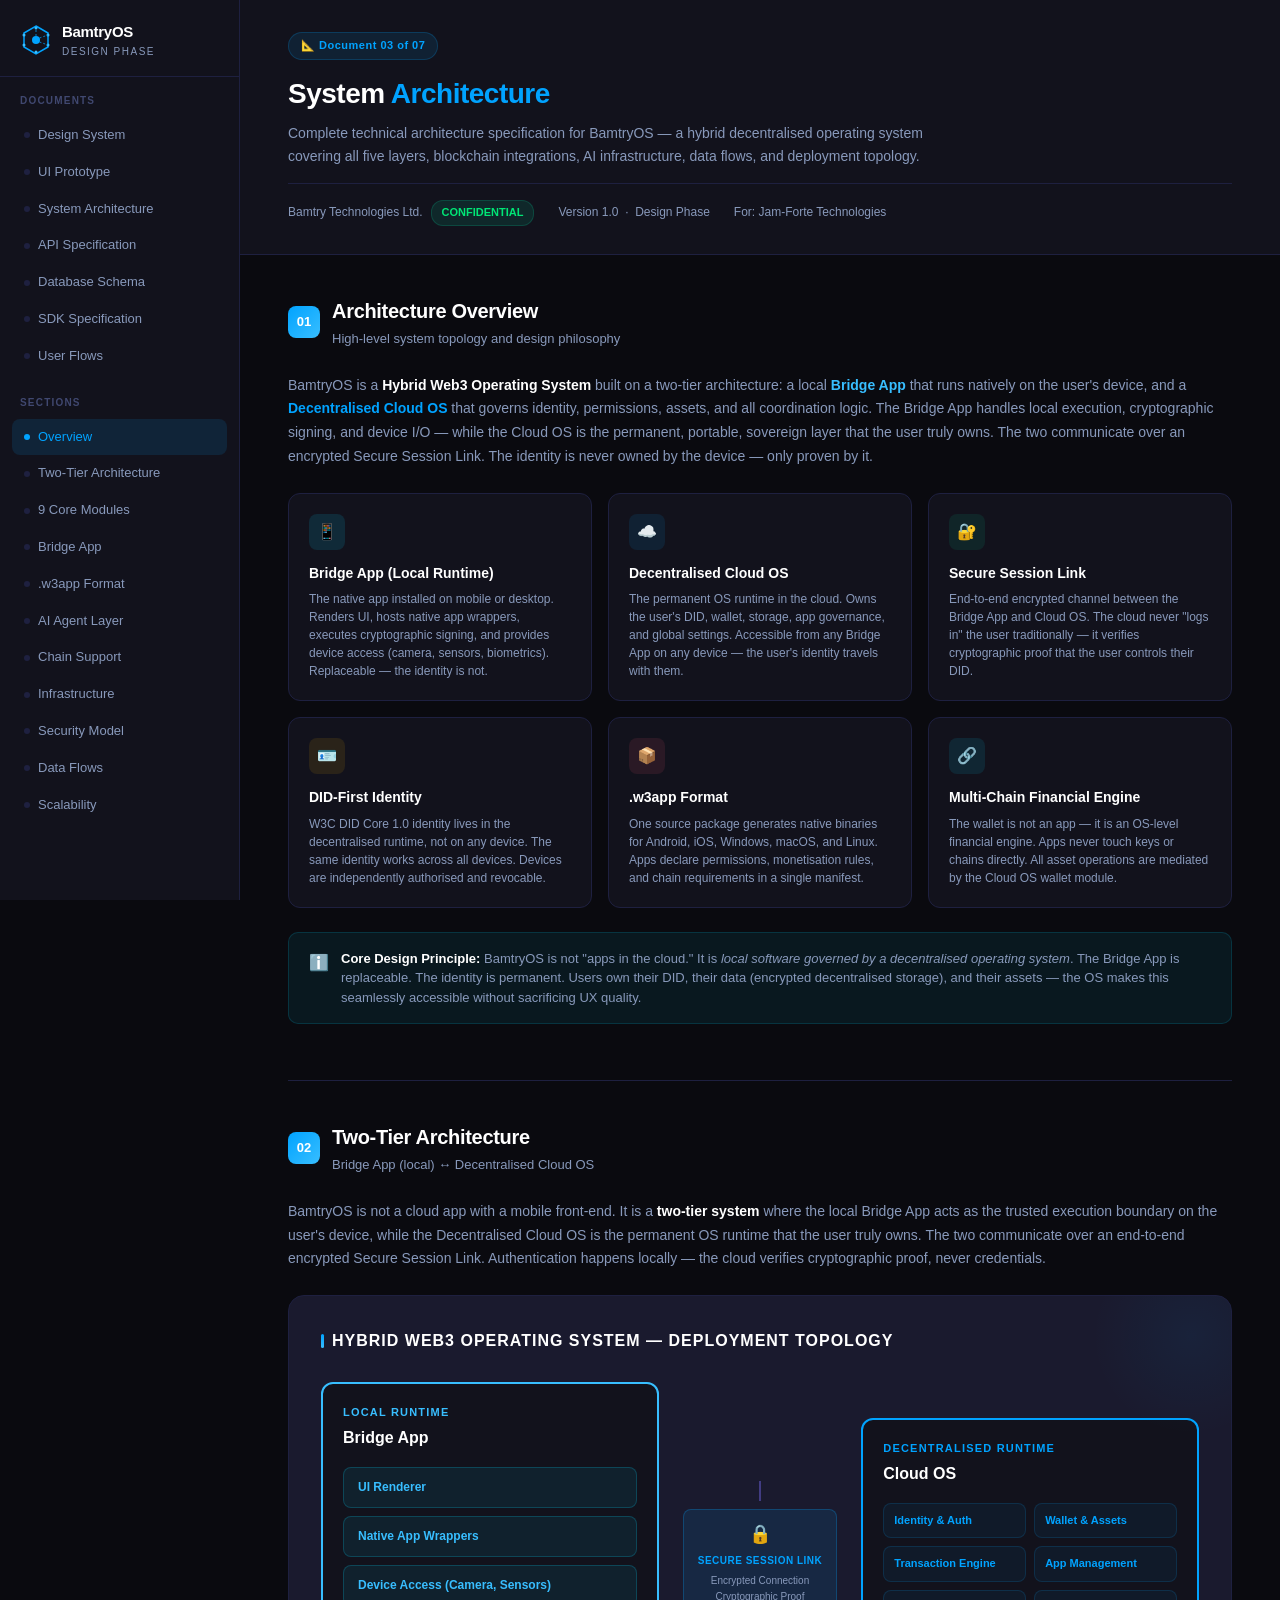
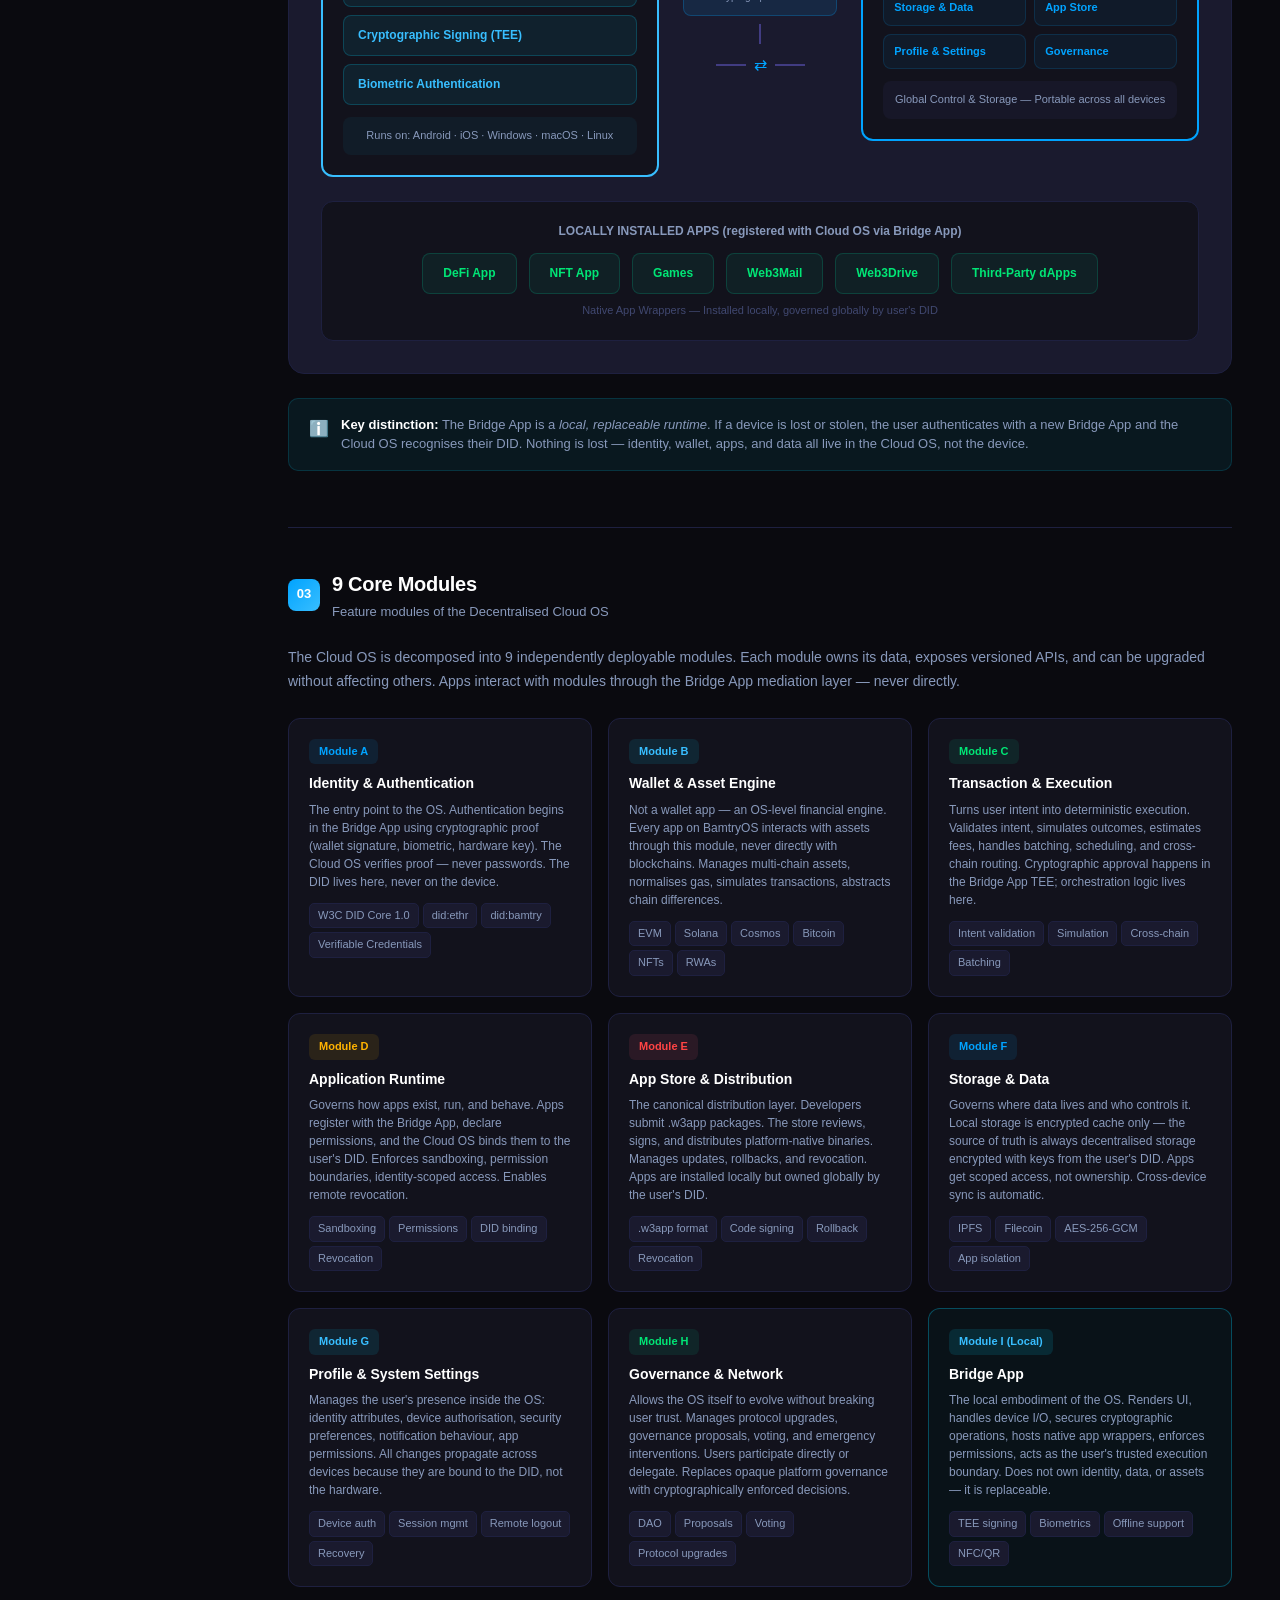
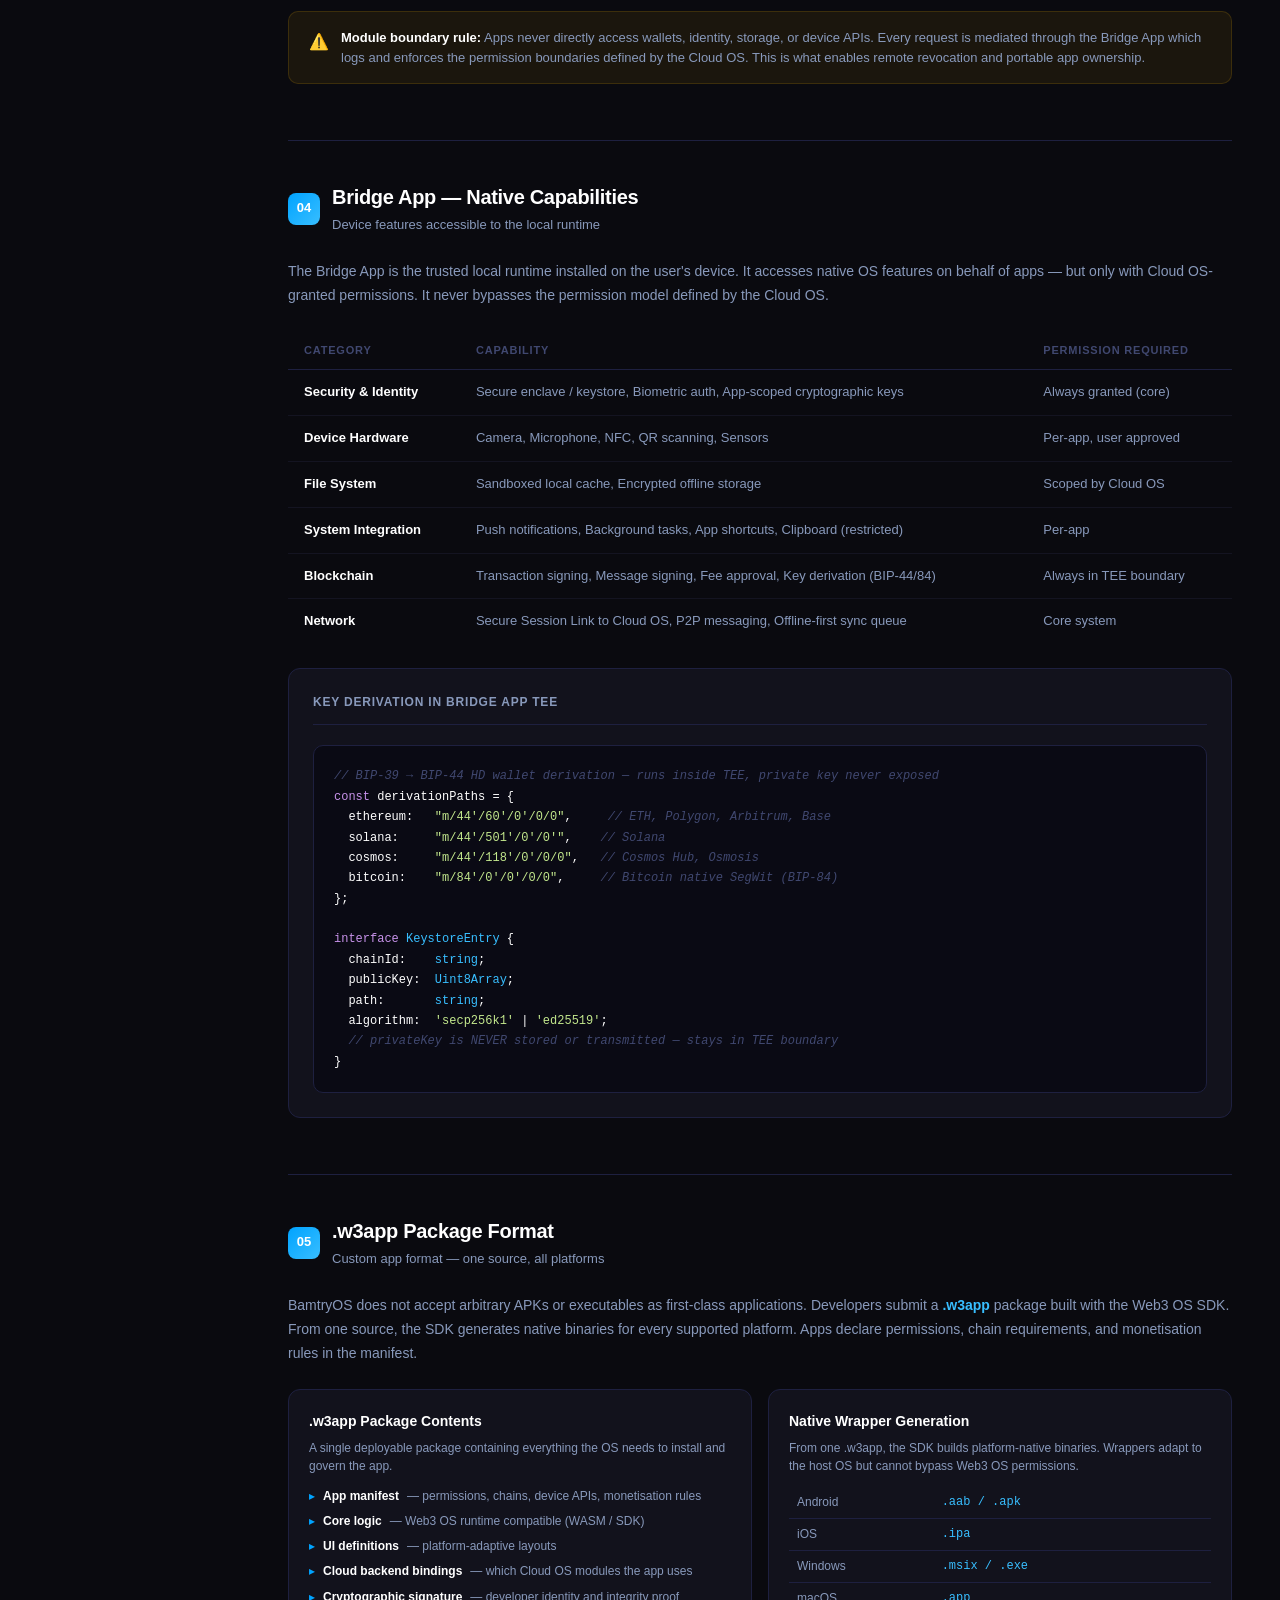
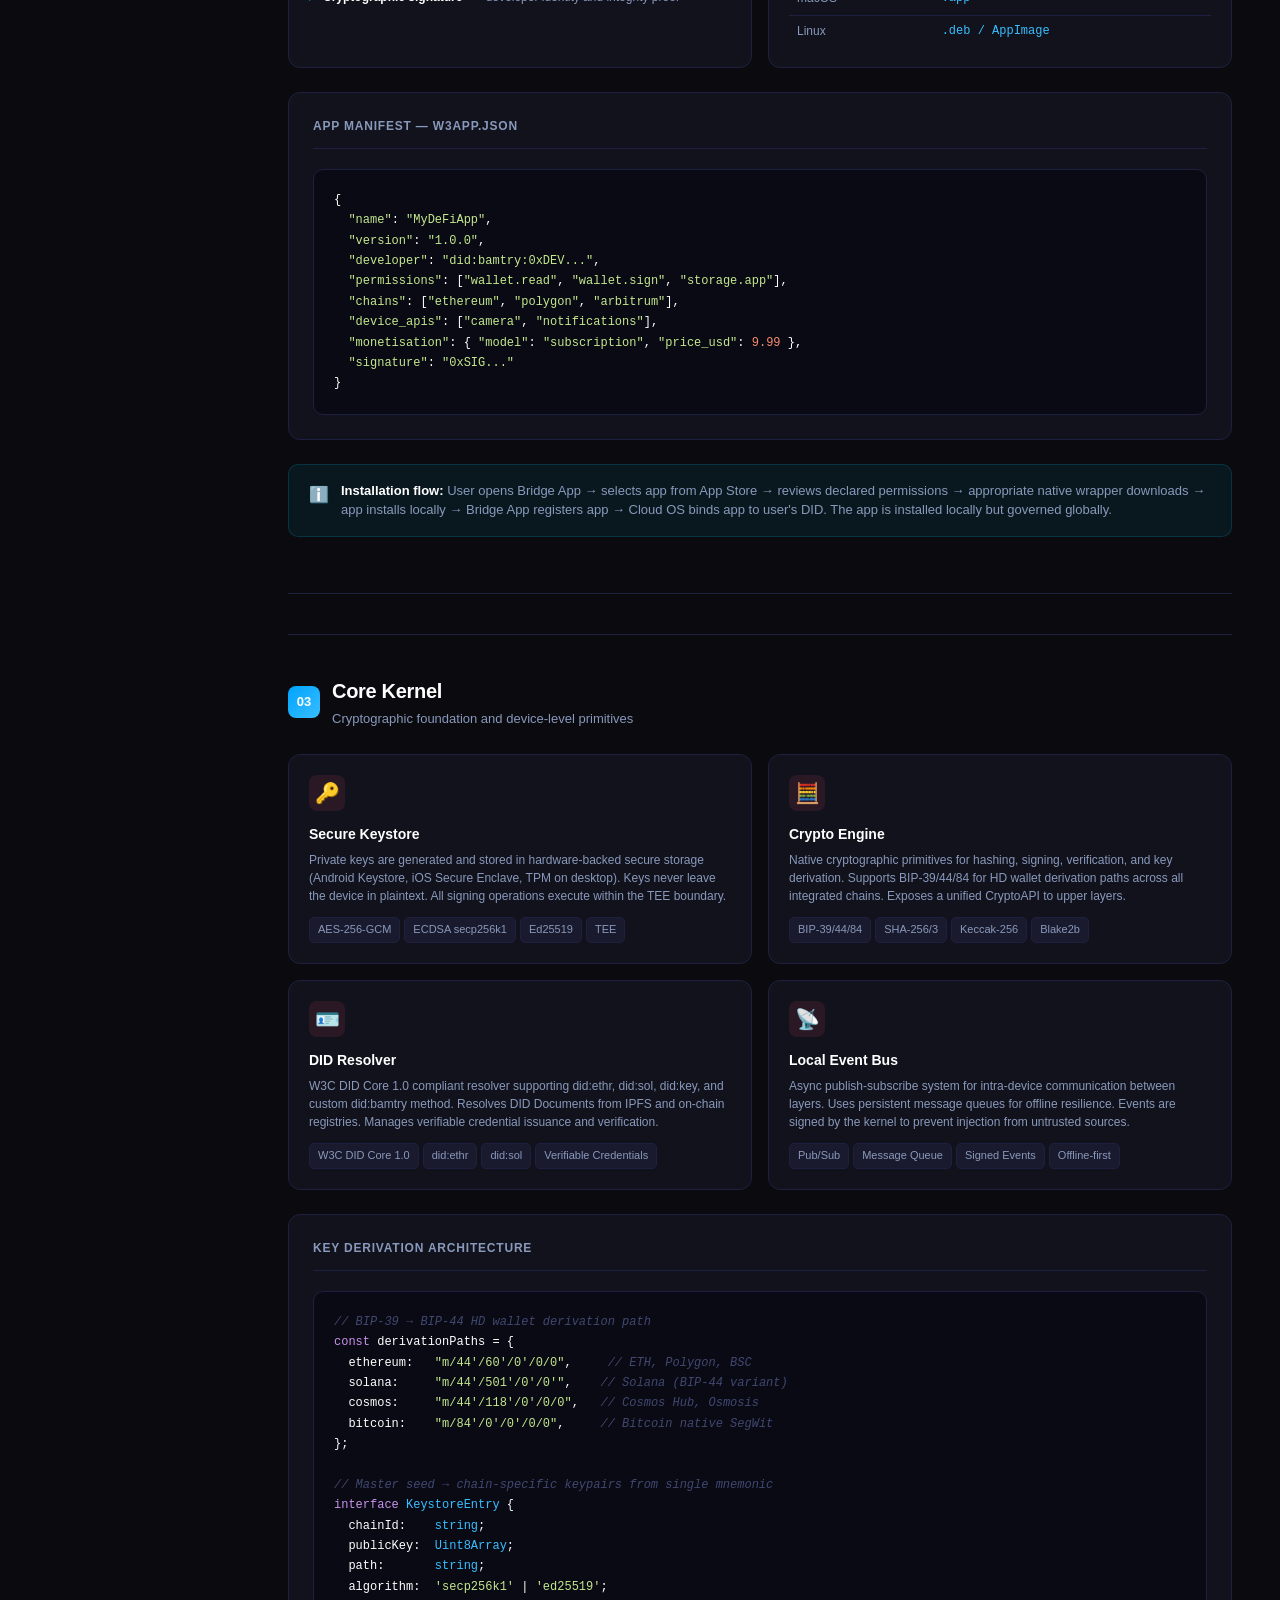
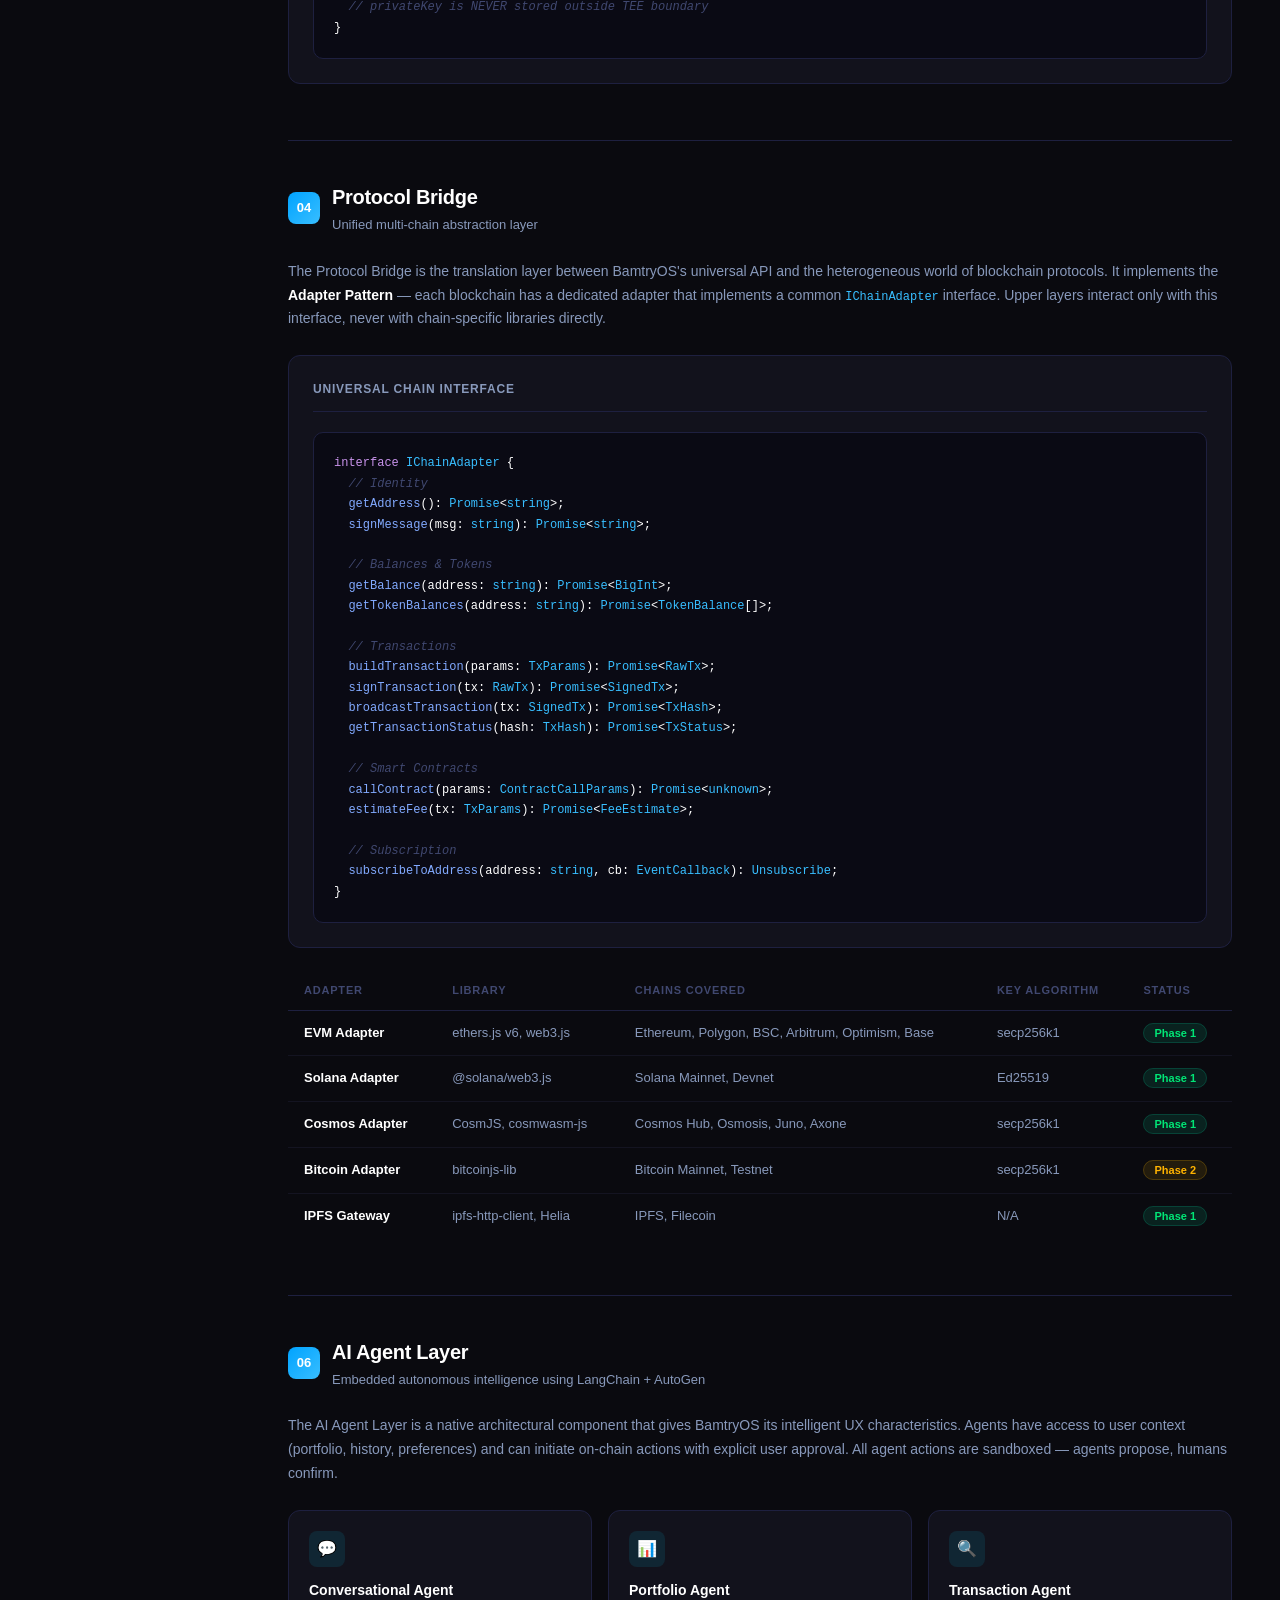
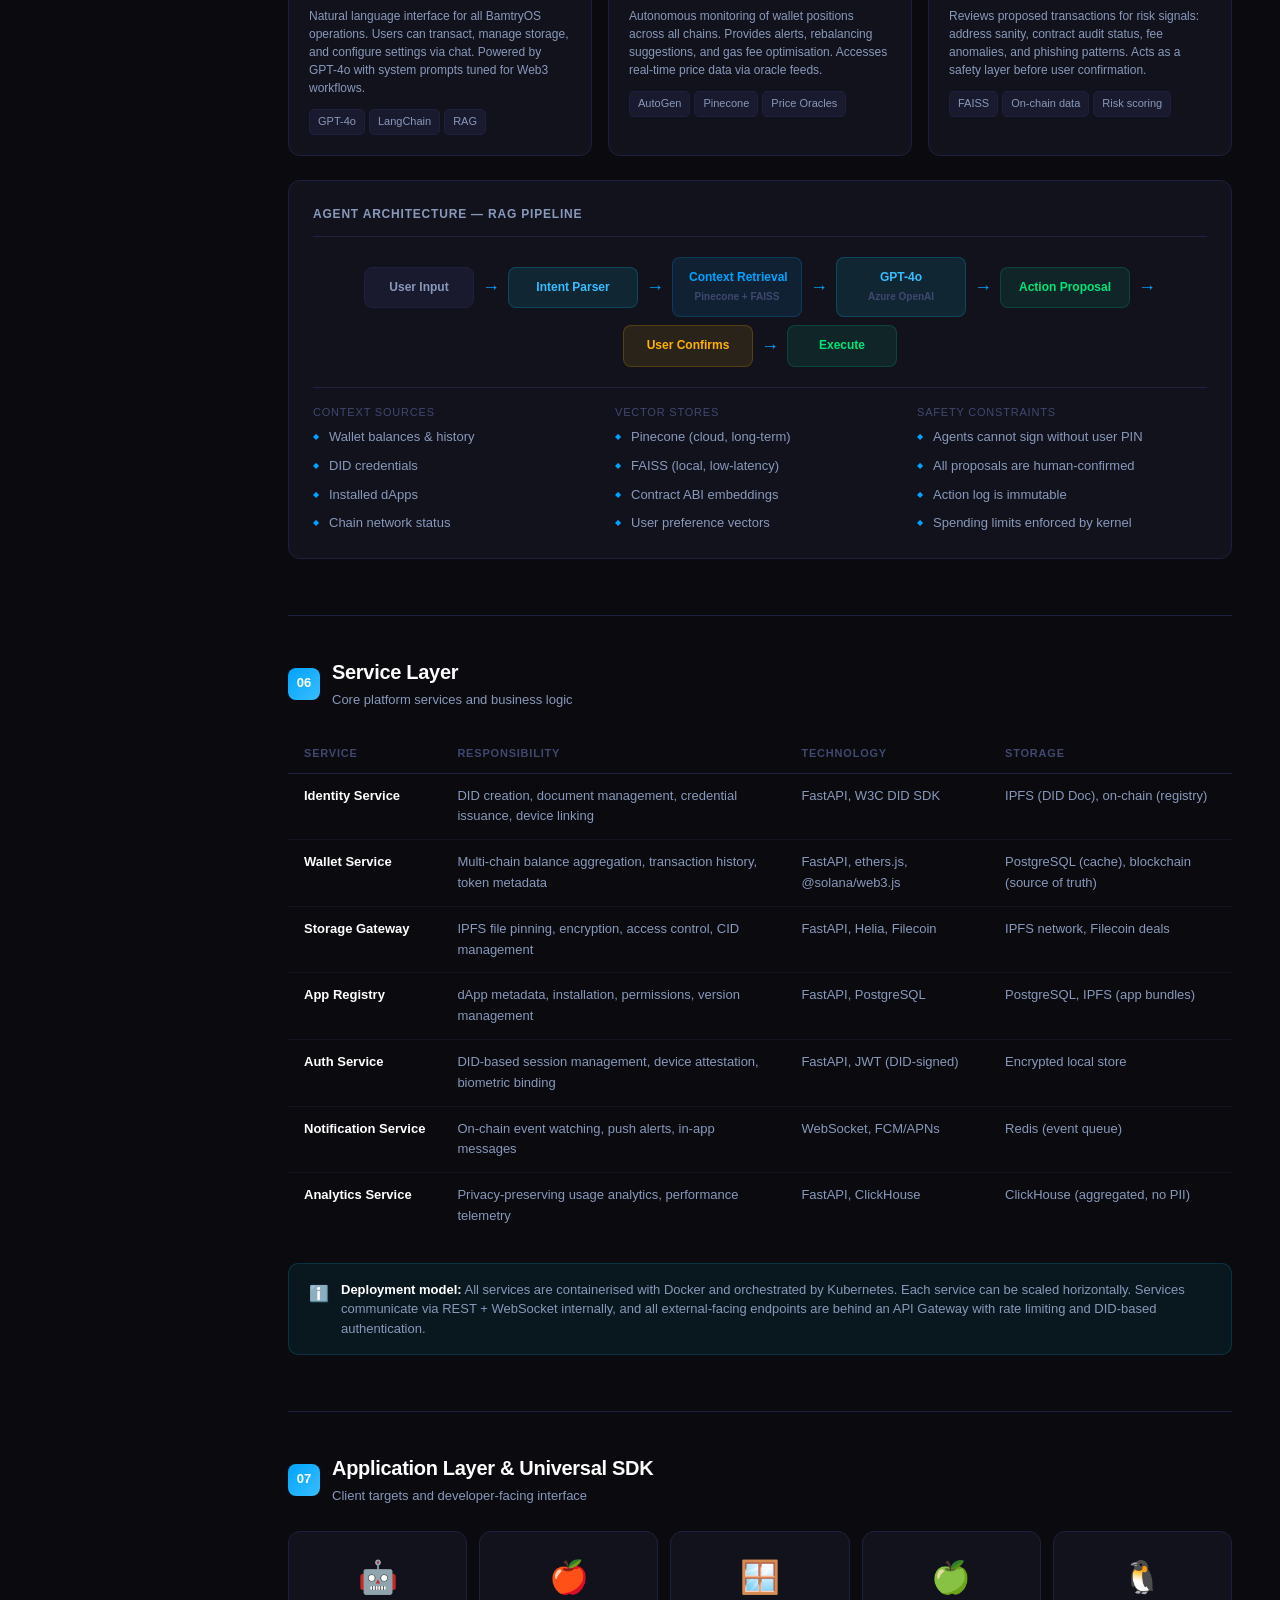
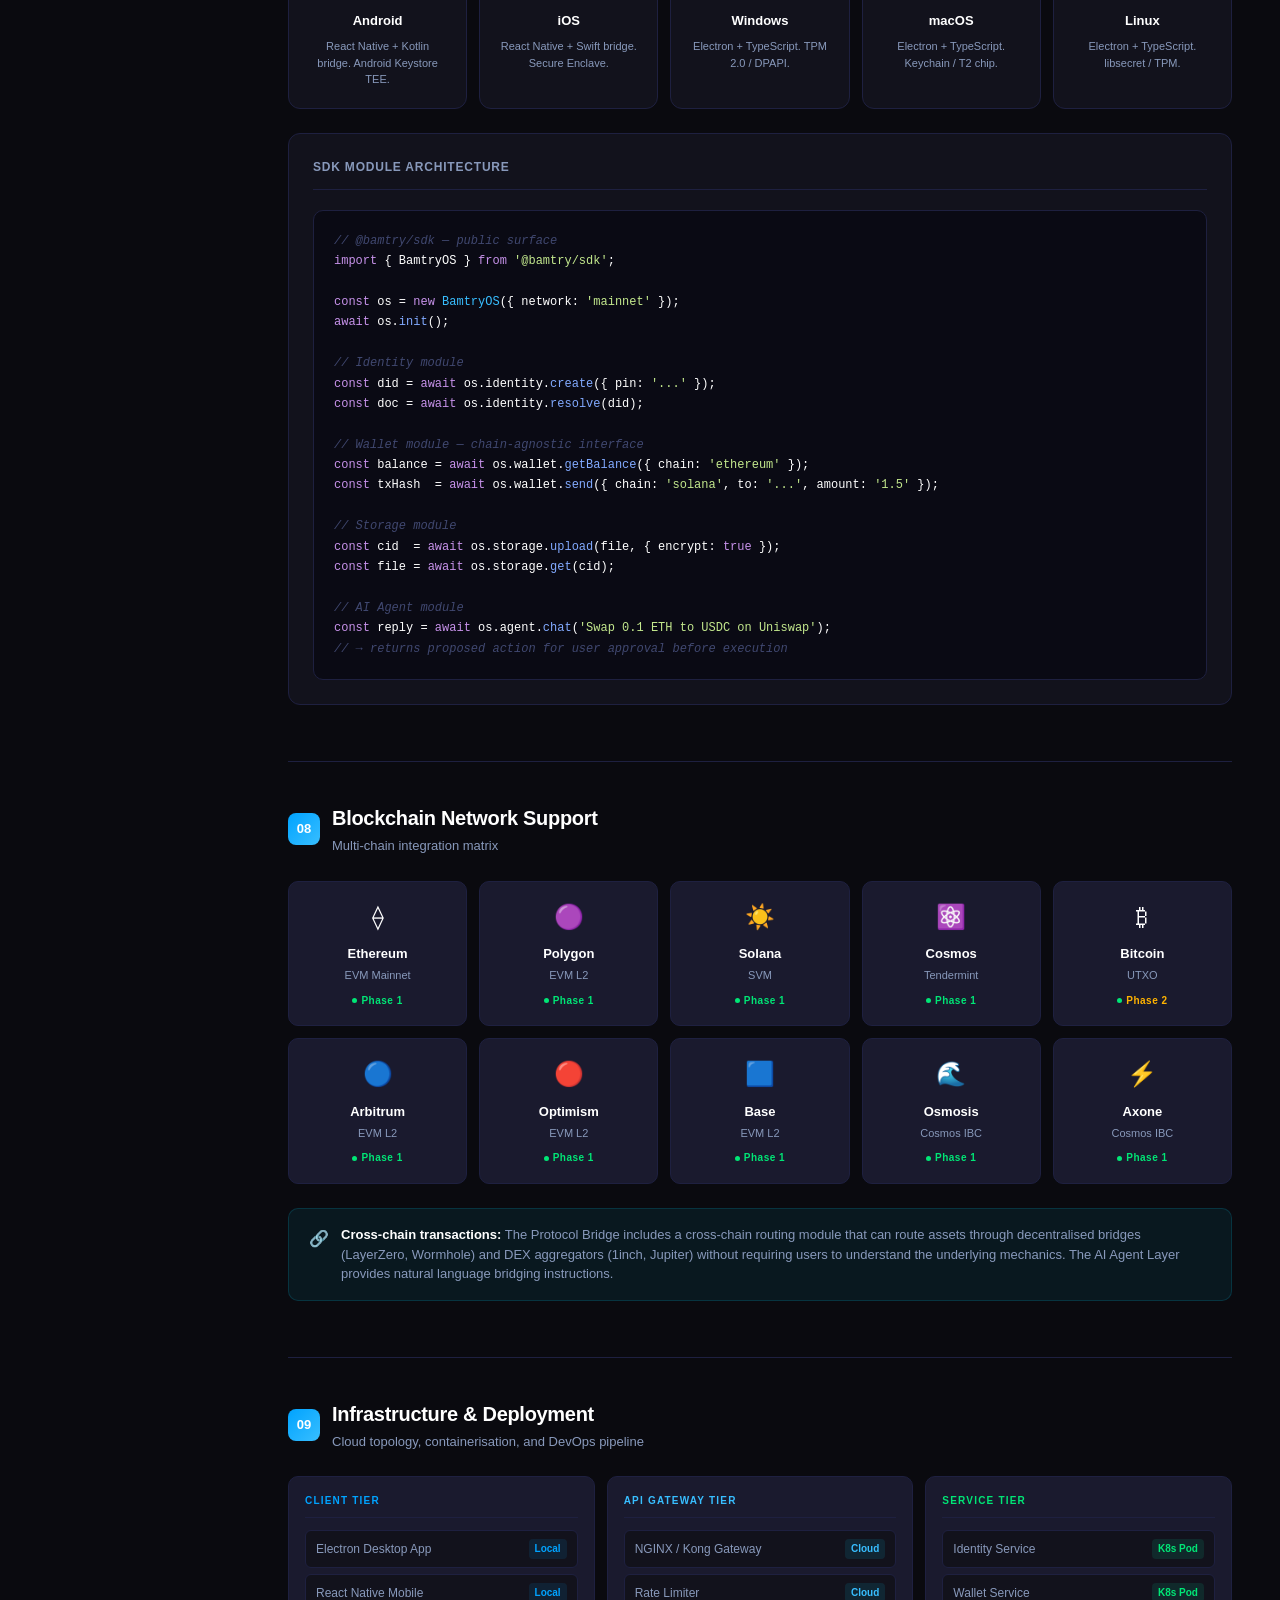
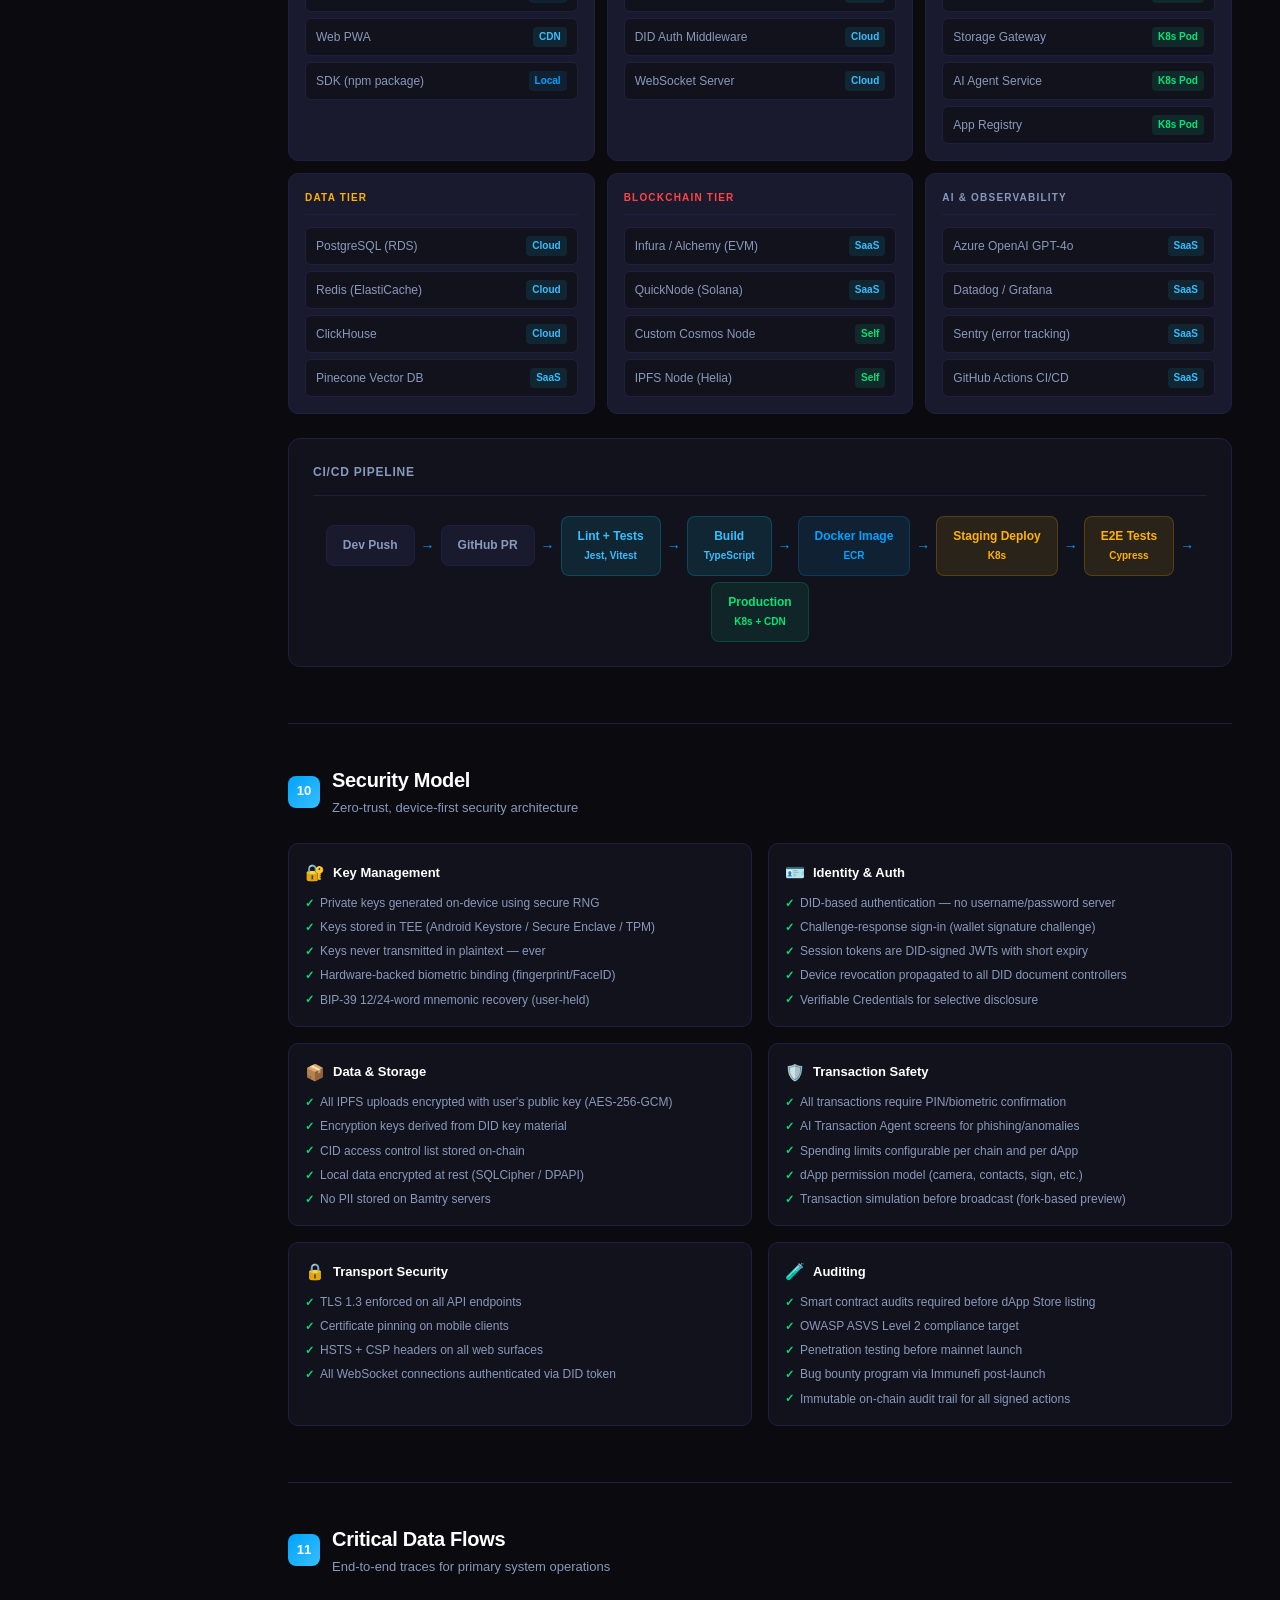
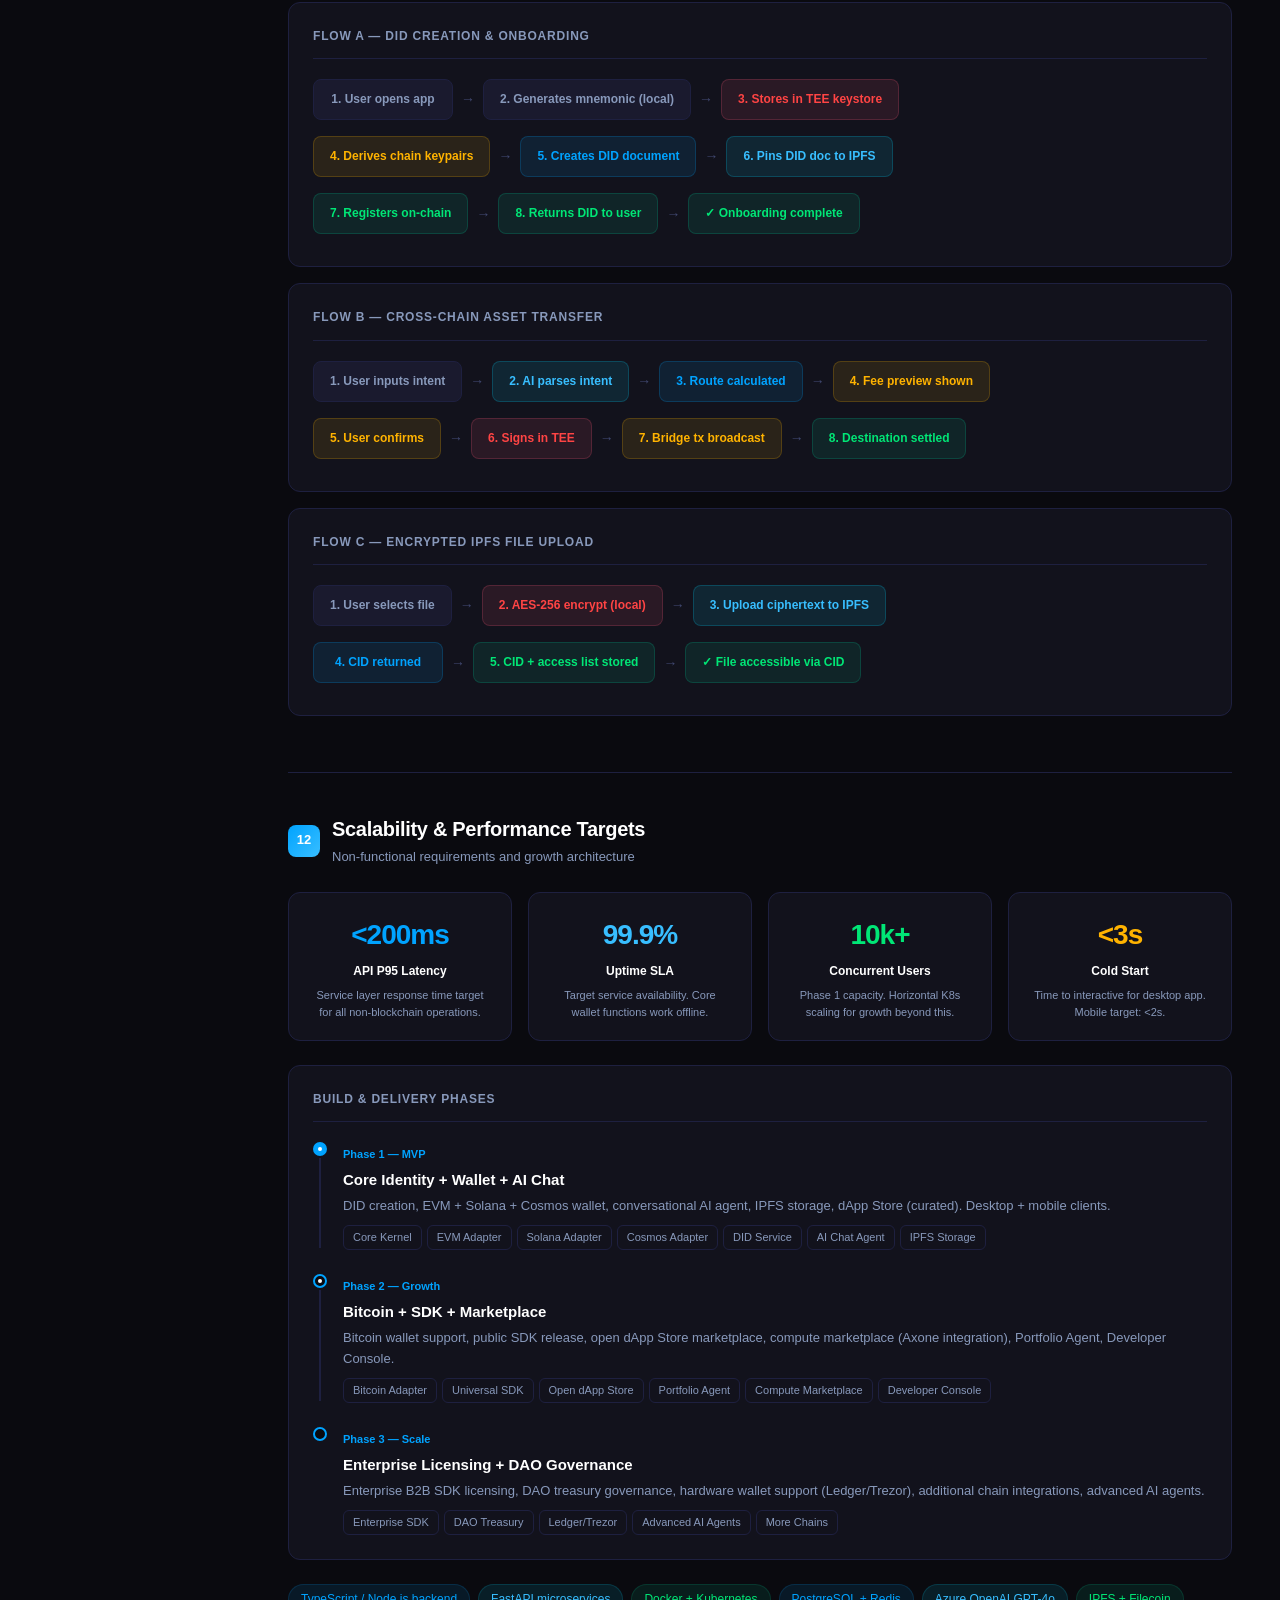
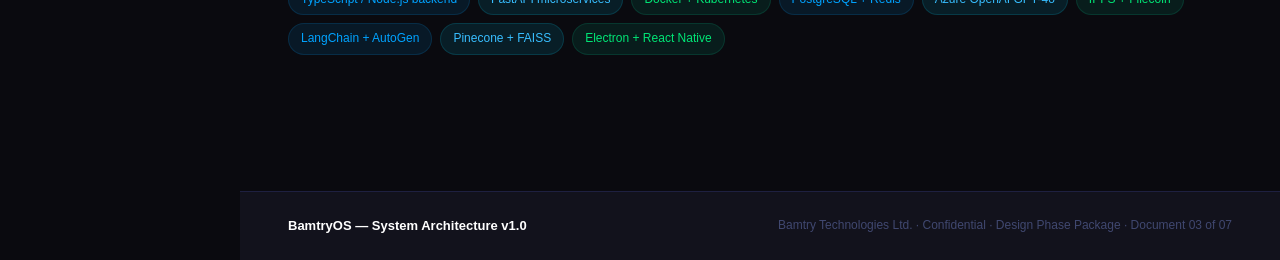
<file: 03_System_Architecture.html>
<!DOCTYPE html>
<html lang="en">
<head>
<meta charset="UTF-8">
<meta name="viewport" content="width=device-width, initial-scale=1.0">
<title>BamtryOS — System Architecture</title>
<style>
  :root {
    --bg: #0A0A0F;
    --surface: #12121C;
    --surface2: #1A1A2E;
    --border: #1E2040;
    --accent: #00A3FF;
    --accent2: #0086D4;
    --cyan: #38BEFF;
    --green: #00E676;
    --red: #FF4444;
    --yellow: #FFB300;
    --orange: #FF8A00;
    --text: #FFFFFF;
    --text2: #8899BB;
    --text3: #404870;
    --font: 'Inter', -apple-system, BlinkMacSystemFont, sans-serif;
    --font-heading: 'Space Grotesk', -apple-system, sans-serif;
    --mono: 'JetBrains Mono', 'Fira Code', monospace;
  }
  * { box-sizing: border-box; margin: 0; padding: 0; }
  body { background: var(--bg); color: var(--text); font-family: var(--font); font-size: 14px; line-height: 1.6; }

  /* Layout */
  .sidebar {
    position: fixed; top: 0; left: 0; width: 240px; height: 100vh;
    background: var(--surface); border-right: 1px solid var(--border);
    overflow-y: auto; z-index: 100; padding: 0 0 40px;
  }
  .sidebar-logo {
    display: flex; align-items: center; gap: 10px;
    padding: 20px 20px 16px; border-bottom: 1px solid var(--border);
  }
  .logo-mark {
    width: 32px; height: 32px; flex-shrink: 0;
  }
  .logo-text { font-size: 15px; font-weight: 700; letter-spacing: -0.3px; }
  .logo-sub { font-size: 10px; color: var(--text2); letter-spacing: 1.5px; text-transform: uppercase; }
  .sidebar-section { padding: 16px 12px 4px; }
  .sidebar-section-label {
    font-size: 10px; font-weight: 600; color: var(--text3);
    letter-spacing: 1.2px; text-transform: uppercase; padding: 0 8px 8px;
  }
  .sidebar-item {
    display: flex; align-items: center; gap: 8px; padding: 8px 12px;
    border-radius: 8px; color: var(--text2); font-size: 13px; cursor: pointer;
    transition: all 0.15s; text-decoration: none;
  }
  .sidebar-item:hover { background: var(--surface2); color: var(--text); }
  .sidebar-item.active { background: rgba(0,163,255,0.12); color: var(--accent); }
  .sidebar-item .dot {
    width: 6px; height: 6px; border-radius: 50%; background: var(--border); flex-shrink: 0;
  }
  .sidebar-item.active .dot { background: var(--accent); }

  .main { margin-left: 240px; min-height: 100vh; }

  /* Header */
  .page-header {
    background: var(--surface); border-bottom: 1px solid var(--border);
    padding: 32px 48px 28px; position: sticky; top: 0; z-index: 50;
  }
  .header-tag {
    display: inline-flex; align-items: center; gap: 6px;
    background: rgba(0,163,255,0.10); border: 1px solid rgba(0,163,255,0.20);
    border-radius: 20px; padding: 4px 12px; font-size: 11px; font-weight: 600;
    color: var(--accent); letter-spacing: 0.5px; margin-bottom: 12px;
  }
  .page-title { font-size: 28px; font-weight: 700; letter-spacing: -0.5px; margin-bottom: 6px; }
  .page-title span { color: var(--accent); }
  .page-desc { color: var(--text2); font-size: 14px; max-width: 640px; }
  .header-meta {
    display: flex; align-items: center; gap: 24px; margin-top: 16px;
    padding-top: 16px; border-top: 1px solid var(--border);
  }
  .meta-item { display: flex; align-items: center; gap: 8px; font-size: 12px; color: var(--text2); }
  .meta-badge {
    padding: 3px 10px; border-radius: 12px; font-size: 11px; font-weight: 600;
    background: rgba(0,200,150,0.12); color: var(--green); border: 1px solid rgba(0,200,150,0.2);
  }

  /* Content */
  .content { padding: 40px 48px 80px; max-width: 1200px; }

  /* Section headers */
  .section { margin-bottom: 56px; }
  .section-header {
    display: flex; align-items: center; gap: 12px; margin-bottom: 24px;
  }
  .section-number {
    width: 32px; height: 32px; border-radius: 8px;
    background: linear-gradient(135deg, var(--accent), var(--cyan));
    display: flex; align-items: center; justify-content: center;
    font-size: 13px; font-weight: 700; color: #fff; flex-shrink: 0;
  }
  .section-title { font-size: 20px; font-weight: 700; letter-spacing: -0.3px; }
  .section-subtitle { font-size: 13px; color: var(--text2); margin-top: 2px; }
  .divider { border: none; border-top: 1px solid var(--border); margin: 0 0 40px; }

  /* Architecture Overview Diagram */
  .arch-diagram {
    background: var(--surface); border: 1px solid var(--border); border-radius: 16px;
    padding: 32px; margin-bottom: 32px; overflow: hidden; position: relative;
  }
  .arch-diagram::before {
    content: ''; position: absolute; top: -60px; right: -60px;
    width: 200px; height: 200px;
    background: radial-gradient(circle, rgba(0,163,255,0.06) 0%, transparent 70%);
    pointer-events: none;
  }
  .arch-title {
    font-size: 13px; font-weight: 600; color: var(--text2);
    letter-spacing: 1px; text-transform: uppercase; margin-bottom: 28px;
    display: flex; align-items: center; gap: 8px;
  }
  .arch-title::before {
    content: ''; display: block; width: 3px; height: 14px;
    background: linear-gradient(to bottom, var(--accent), var(--cyan));
    border-radius: 2px;
  }

  /* Layer Stack */
  .layer-stack { display: flex; flex-direction: column; gap: 3px; }
  .layer {
    border-radius: 10px; padding: 16px 20px; display: flex; align-items: center;
    justify-content: space-between; position: relative; overflow: hidden;
    transition: transform 0.2s;
  }
  .layer:hover { transform: translateX(4px); }
  .layer::before {
    content: ''; position: absolute; left: 0; top: 0; bottom: 0; width: 3px;
  }
  .layer-l5 { background: rgba(0,163,255,0.08); border: 1px solid rgba(0,163,255,0.15); }
  .layer-l5::before { background: var(--accent); }
  .layer-l4 { background: rgba(0,212,255,0.08); border: 1px solid rgba(0,212,255,0.15); }
  .layer-l4::before { background: var(--cyan); }
  .layer-l3 { background: rgba(0,200,150,0.08); border: 1px solid rgba(0,200,150,0.15); }
  .layer-l3::before { background: var(--green); }
  .layer-l2 { background: rgba(255,184,0,0.08); border: 1px solid rgba(255,184,0,0.15); }
  .layer-l2::before { background: var(--yellow); }
  .layer-l1 { background: rgba(255,92,122,0.08); border: 1px solid rgba(255,92,122,0.15); }
  .layer-l1::before { background: var(--red); }

  .layer-info { flex: 1; }
  .layer-label {
    font-size: 11px; font-weight: 600; letter-spacing: 1px; text-transform: uppercase;
    margin-bottom: 2px;
  }
  .layer-l5 .layer-label { color: var(--accent); }
  .layer-l4 .layer-label { color: var(--cyan); }
  .layer-l3 .layer-label { color: var(--green); }
  .layer-l2 .layer-label { color: var(--yellow); }
  .layer-l1 .layer-label { color: var(--red); }
  .layer-name { font-size: 15px; font-weight: 700; color: var(--text); }
  .layer-desc { font-size: 12px; color: var(--text2); margin-top: 2px; }
  .layer-components {
    display: flex; gap: 6px; flex-wrap: wrap; justify-content: flex-end; max-width: 55%;
  }
  .layer-chip {
    padding: 4px 10px; border-radius: 6px; font-size: 11px; font-weight: 500;
    background: var(--surface2); color: var(--text2); border: 1px solid var(--border);
    white-space: nowrap;
  }
  .layer-arrow {
    text-align: center; padding: 4px 0; color: var(--text3); font-size: 16px;
    letter-spacing: 2px;
  }

  /* Grid cards */
  .cards-grid { display: grid; grid-template-columns: repeat(3, 1fr); gap: 16px; margin-bottom: 24px; }
  .cards-grid-2 { grid-template-columns: repeat(2, 1fr); }
  .cards-grid-4 { grid-template-columns: repeat(4, 1fr); }
  .card {
    background: var(--surface); border: 1px solid var(--border); border-radius: 12px;
    padding: 20px; transition: border-color 0.2s;
  }
  .card:hover { border-color: var(--accent); }
  .card-icon {
    width: 36px; height: 36px; border-radius: 8px; display: flex;
    align-items: center; justify-content: center; margin-bottom: 12px; font-size: 16px;
  }
  .card-title { font-size: 14px; font-weight: 600; margin-bottom: 6px; }
  .card-desc { font-size: 12px; color: var(--text2); line-height: 1.5; }
  .card-tags { display: flex; flex-wrap: wrap; gap: 4px; margin-top: 12px; }
  .tag {
    padding: 3px 8px; border-radius: 5px; font-size: 11px;
    background: var(--surface2); color: var(--text2); border: 1px solid var(--border);
  }

  /* Full-width diagram boxes */
  .diagram-box {
    background: var(--surface); border: 1px solid var(--border); border-radius: 12px;
    padding: 24px; margin-bottom: 24px;
  }
  .diagram-box-title {
    font-size: 12px; font-weight: 600; color: var(--text2); letter-spacing: 0.8px;
    text-transform: uppercase; margin-bottom: 20px; padding-bottom: 12px;
    border-bottom: 1px solid var(--border);
  }

  /* Data flow */
  .flow-row {
    display: flex; align-items: center; gap: 0; margin-bottom: 8px;
  }
  .flow-node {
    padding: 10px 16px; border-radius: 8px; font-size: 12px; font-weight: 600;
    text-align: center; white-space: nowrap; flex-shrink: 0;
  }
  .flow-arrow {
    flex: 1; height: 2px; background: linear-gradient(to right, var(--border), var(--accent), var(--border));
    position: relative; margin: 0 4px;
  }
  .flow-arrow::after {
    content: '▶'; position: absolute; right: -6px; top: 50%;
    transform: translateY(-50%); font-size: 10px; color: var(--accent);
  }
  .flow-label {
    position: absolute; top: -18px; left: 50%; transform: translateX(-50%);
    font-size: 10px; color: var(--text3); white-space: nowrap;
  }
  .fn-purple { background: rgba(0,163,255,0.10); color: var(--accent); border: 1px solid rgba(0,163,255,0.20); }
  .fn-cyan { background: rgba(0,212,255,0.1); color: var(--cyan); border: 1px solid rgba(0,212,255,0.2); }
  .fn-green { background: rgba(0,200,150,0.1); color: var(--green); border: 1px solid rgba(0,200,150,0.2); }
  .fn-yellow { background: rgba(255,184,0,0.1); color: var(--yellow); border: 1px solid rgba(255,184,0,0.2); }
  .fn-red { background: rgba(255,92,122,0.1); color: var(--red); border: 1px solid rgba(255,92,122,0.2); }
  .fn-gray { background: var(--surface2); color: var(--text2); border: 1px solid var(--border); }

  /* Component table */
  .comp-table { width: 100%; border-collapse: collapse; }
  .comp-table th {
    text-align: left; padding: 10px 16px; font-size: 11px; font-weight: 600;
    color: var(--text3); letter-spacing: 0.8px; text-transform: uppercase;
    border-bottom: 1px solid var(--border);
  }
  .comp-table td {
    padding: 12px 16px; font-size: 13px; border-bottom: 1px solid rgba(30,30,53,0.5);
    vertical-align: top;
  }
  .comp-table tr:last-child td { border-bottom: none; }
  .comp-table tr:hover td { background: rgba(124,111,255,0.04); }
  .comp-table td:first-child { font-weight: 600; color: var(--text); white-space: nowrap; }
  .comp-table td:not(:first-child) { color: var(--text2); }

  /* Spec list */
  .spec-list { list-style: none; display: flex; flex-direction: column; gap: 8px; }
  .spec-list li {
    display: flex; align-items: flex-start; gap: 10px; font-size: 13px; color: var(--text2);
  }
  .spec-list li::before {
    content: '◆'; color: var(--accent); font-size: 8px; margin-top: 4px; flex-shrink: 0;
  }
  .spec-list li strong { color: var(--text); }

  /* Chain grid */
  .chain-grid { display: grid; grid-template-columns: repeat(5, 1fr); gap: 12px; }
  .chain-card {
    background: var(--surface2); border: 1px solid var(--border); border-radius: 10px;
    padding: 16px 12px; text-align: center; transition: all 0.2s;
  }
  .chain-card:hover { border-color: var(--accent); transform: translateY(-2px); }
  .chain-icon { font-size: 24px; margin-bottom: 8px; }
  .chain-name { font-size: 13px; font-weight: 600; color: var(--text); margin-bottom: 2px; }
  .chain-type { font-size: 11px; color: var(--text2); }
  .chain-status {
    display: inline-flex; align-items: center; gap: 4px; margin-top: 8px;
    font-size: 10px; font-weight: 600; color: var(--green); letter-spacing: 0.5px;
  }
  .chain-status::before {
    content: ''; width: 5px; height: 5px; border-radius: 50%; background: var(--green);
  }

  /* Infra diagram */
  .infra-grid { display: grid; grid-template-columns: 1fr 1fr 1fr; gap: 2px; }
  .infra-zone {
    background: var(--surface2); border: 1px solid var(--border); border-radius: 10px;
    padding: 16px; position: relative; overflow: hidden;
  }
  .infra-zone-label {
    font-size: 10px; font-weight: 700; letter-spacing: 1.2px; text-transform: uppercase;
    margin-bottom: 12px; padding-bottom: 8px; border-bottom: 1px solid var(--border);
  }
  .infra-component {
    background: var(--surface); border: 1px solid var(--border); border-radius: 6px;
    padding: 8px 10px; font-size: 12px; color: var(--text2); margin-bottom: 6px;
    display: flex; align-items: center; justify-content: space-between;
  }
  .infra-component:last-child { margin-bottom: 0; }
  .infra-badge {
    font-size: 10px; padding: 2px 6px; border-radius: 4px; font-weight: 600;
  }
  .ib-green { background: rgba(0,200,150,0.12); color: var(--green); }
  .ib-blue { background: rgba(0,212,255,0.1); color: var(--cyan); }
  .ib-purple { background: rgba(0,163,255,0.10); color: var(--accent); }

  /* Security model */
  .security-grid { display: grid; grid-template-columns: repeat(2, 1fr); gap: 16px; }
  .security-item {
    background: var(--surface); border: 1px solid var(--border); border-radius: 10px;
    padding: 16px;
  }
  .security-item-title {
    font-size: 13px; font-weight: 600; margin-bottom: 8px;
    display: flex; align-items: center; gap: 8px;
  }
  .security-icon { font-size: 16px; }
  .security-list { list-style: none; display: flex; flex-direction: column; gap: 5px; }
  .security-list li { font-size: 12px; color: var(--text2); display: flex; align-items: center; gap: 6px; }
  .security-list li::before { content: '✓'; color: var(--green); font-weight: 700; font-size: 11px; }

  /* Timeline/phases */
  .phase-list { display: flex; flex-direction: column; gap: 0; }
  .phase-item {
    display: flex; gap: 16px; position: relative; padding-bottom: 24px;
  }
  .phase-item:last-child { padding-bottom: 0; }
  .phase-line-wrap { display: flex; flex-direction: column; align-items: center; flex-shrink: 0; }
  .phase-dot {
    width: 14px; height: 14px; border-radius: 50%;
    border: 2px solid var(--accent); background: var(--bg); flex-shrink: 0; z-index: 1;
    display: flex; align-items: center; justify-content: center;
  }
  .phase-dot.done { background: var(--accent); }
  .phase-dot-inner { width: 4px; height: 4px; border-radius: 50%; background: #fff; }
  .phase-connector {
    width: 2px; flex: 1; background: var(--border); margin: 2px 0;
  }
  .phase-content { flex: 1; padding-top: 0; }
  .phase-tag {
    display: inline-flex; align-items: center; gap: 6px;
    font-size: 11px; font-weight: 600; color: var(--accent); margin-bottom: 4px;
  }
  .phase-title { font-size: 15px; font-weight: 700; margin-bottom: 4px; }
  .phase-desc { font-size: 13px; color: var(--text2); margin-bottom: 8px; }
  .phase-chips { display: flex; flex-wrap: wrap; gap: 5px; }
  .phase-chip {
    padding: 3px 9px; border-radius: 6px; font-size: 11px; font-weight: 500;
    background: var(--surface); border: 1px solid var(--border); color: var(--text2);
  }

  /* Footer */
  .doc-footer {
    background: var(--surface); border-top: 1px solid var(--border);
    padding: 24px 48px; margin-left: 240px;
    display: flex; align-items: center; justify-content: space-between;
  }
  .footer-brand { font-size: 13px; font-weight: 600; color: var(--text); }
  .footer-meta { font-size: 12px; color: var(--text3); }

  /* Code block */
  .code-block {
    background: #0A0A14; border: 1px solid var(--border); border-radius: 10px;
    padding: 20px; font-family: var(--mono); font-size: 12px; line-height: 1.7;
    overflow-x: auto; margin: 0;
  }
  .code-line { display: block; }
  .c-keyword { color: #C792EA; }
  .c-string { color: #C3E88D; }
  .c-comment { color: var(--text3); font-style: italic; }
  .c-type { color: var(--cyan); }
  .c-number { color: #F78C6C; }
  .c-fn { color: #82AAFF; }

  /* Tooltip / callout */
  .callout {
    border-radius: 10px; padding: 16px 20px; margin: 16px 0;
    display: flex; gap: 12px; align-items: flex-start;
  }
  .callout-info { background: rgba(0,212,255,0.07); border: 1px solid rgba(0,212,255,0.15); }
  .callout-warn { background: rgba(255,184,0,0.07); border: 1px solid rgba(255,184,0,0.15); }
  .callout-icon { font-size: 16px; flex-shrink: 0; margin-top: 1px; }
  .callout-text { font-size: 13px; color: var(--text2); line-height: 1.5; }
  .callout-text strong { color: var(--text); }

  /* Badge row */
  .badge-row { display: flex; flex-wrap: wrap; gap: 8px; margin-top: 12px; }
  .badge {
    padding: 5px 12px; border-radius: 20px; font-size: 12px; font-weight: 500;
    display: flex; align-items: center; gap: 5px;
  }
  .badge-purple { background: rgba(0,163,255,0.10); color: var(--accent); border: 1px solid rgba(0,163,255,0.15); }
  .badge-cyan { background: rgba(0,212,255,0.1); color: var(--cyan); border: 1px solid rgba(0,212,255,0.15); }
  .badge-green { background: rgba(0,200,150,0.1); color: var(--green); border: 1px solid rgba(0,200,150,0.15); }

  /* Scrollbar */
  ::-webkit-scrollbar { width: 6px; height: 6px; }
  ::-webkit-scrollbar-track { background: var(--bg); }
  ::-webkit-scrollbar-thumb { background: var(--border); border-radius: 3px; }
  ::-webkit-scrollbar-thumb:hover { background: var(--text3); }

  @media print {
    .sidebar { display: none; }
    .main { margin-left: 0; }
    .doc-footer { margin-left: 0; }
    .content { padding: 24px; }
  }

  h1, h2, h3, h4, .page-title, .section-title, .flow-title, .card-title, .onboard-title, .wallet-balance, .stat-value {
    font-family: var(--font-heading);
  }
</style>
</head>
<body>

<!-- Sidebar -->
<nav class="sidebar">
  <div class="sidebar-logo">
    <svg class="logo-mark" viewBox="0 0 32 32" fill="none">
      <polygon points="16,2 28,9 28,23 16,30 4,23 4,9" fill="none" stroke="#00A3FF" stroke-width="1.5"/>
      <circle cx="16" cy="16" r="4" fill="#00A3FF"/>
      <circle cx="16" cy="4" r="1.5" fill="#38BEFF"/>
      <circle cx="28" cy="11" r="1.5" fill="#38BEFF"/>
      <circle cx="28" cy="21" r="1.5" fill="#38BEFF"/>
      <circle cx="16" cy="28" r="1.5" fill="#38BEFF"/>
      <circle cx="4" cy="21" r="1.5" fill="#38BEFF"/>
      <circle cx="4" cy="11" r="1.5" fill="#38BEFF"/>
      <line x1="16" y1="12" x2="16" y2="4" stroke="#00A3FF" stroke-width="0.75" stroke-dasharray="2,2"/>
      <line x1="19.5" y1="14" x2="28" y2="11" stroke="#00A3FF" stroke-width="0.75" stroke-dasharray="2,2"/>
      <line x1="19.5" y1="18" x2="28" y2="21" stroke="#00A3FF" stroke-width="0.75" stroke-dasharray="2,2"/>
    </svg>
    <div>
      <div class="logo-text">BamtryOS</div>
      <div class="logo-sub">Design Phase</div>
    </div>
  </div>

  <div class="sidebar-section">
    <div class="sidebar-section-label">Documents</div>
    <a class="sidebar-item" href="01_Design_System.html"><span class="dot"></span>Design System</a>
    <a class="sidebar-item" href="02_UI_Prototype.html"><span class="dot"></span>UI Prototype</a>
    <a class="sidebar-item active" href="#"><span class="dot"></span>System Architecture</a>
    <a class="sidebar-item" href="04_API_Specification.html"><span class="dot"></span>API Specification</a>
    <a class="sidebar-item" href="05_Database_Schema.html"><span class="dot"></span>Database Schema</a>
    <a class="sidebar-item" href="06_SDK_Specification.html"><span class="dot"></span>SDK Specification</a>
    <a class="sidebar-item" href="07_User_Flows.html"><span class="dot"></span>User Flows</a>
  </div>

  <div class="sidebar-section">
    <div class="sidebar-section-label">Sections</div>
    <a class="sidebar-item" href="#overview"><span class="dot"></span>Overview</a>
    <a class="sidebar-item" href="#twotier"><span class="dot"></span>Two-Tier Architecture</a>
    <a class="sidebar-item" href="#modules"><span class="dot"></span>9 Core Modules</a>
    <a class="sidebar-item" href="#bridgeapp"><span class="dot"></span>Bridge App</a>
    <a class="sidebar-item" href="#w3app"><span class="dot"></span>.w3app Format</a>
    <a class="sidebar-item" href="#ai"><span class="dot"></span>AI Agent Layer</a>
    <a class="sidebar-item" href="#chains"><span class="dot"></span>Chain Support</a>
    <a class="sidebar-item" href="#infra"><span class="dot"></span>Infrastructure</a>
    <a class="sidebar-item" href="#security"><span class="dot"></span>Security Model</a>
    <a class="sidebar-item" href="#dataflow"><span class="dot"></span>Data Flows</a>
    <a class="sidebar-item" href="#scalability"><span class="dot"></span>Scalability</a>
  </div>
</nav>

<!-- Main Content -->
<main class="main">
  <div class="page-header">
    <div class="header-tag">📐 Document 03 of 07</div>
    <h1 class="page-title">System <span>Architecture</span></h1>
    <p class="page-desc">Complete technical architecture specification for BamtryOS — a hybrid decentralised operating system covering all five layers, blockchain integrations, AI infrastructure, data flows, and deployment topology.</p>
    <div class="header-meta">
      <div class="meta-item">
        <span>Bamtry Technologies Ltd.</span>
        <span class="meta-badge">CONFIDENTIAL</span>
      </div>
      <div class="meta-item">Version 1.0 &nbsp;·&nbsp; Design Phase</div>
      <div class="meta-item">For: Jam-Forte Technologies</div>
    </div>
  </div>

  <div class="content">

    <!-- 1. Overview -->
    <div class="section" id="overview">
      <div class="section-header">
        <div class="section-number">01</div>
        <div>
          <div class="section-title">Architecture Overview</div>
          <div class="section-subtitle">High-level system topology and design philosophy</div>
        </div>
      </div>

      <p style="color:var(--text2);font-size:14px;line-height:1.7;margin-bottom:24px;">
        BamtryOS is a <strong style="color:var(--text)">Hybrid Web3 Operating System</strong> built on a two-tier architecture: a local <strong style="color:var(--cyan)">Bridge App</strong> that runs natively on the user's device, and a <strong style="color:var(--accent)">Decentralised Cloud OS</strong> that governs identity, permissions, assets, and all coordination logic. The Bridge App handles local execution, cryptographic signing, and device I/O — while the Cloud OS is the permanent, portable, sovereign layer that the user truly owns. The two communicate over an encrypted Secure Session Link. The identity is never owned by the device — only proven by it.
      </p>

      <div class="cards-grid cards-grid-3" style="grid-template-columns:repeat(3,1fr);margin-bottom:24px;">
        <div class="card">
          <div class="card-icon" style="background:rgba(0,212,255,0.12);">📱</div>
          <div class="card-title">Bridge App (Local Runtime)</div>
          <div class="card-desc">The native app installed on mobile or desktop. Renders UI, hosts native app wrappers, executes cryptographic signing, and provides device access (camera, sensors, biometrics). Replaceable — the identity is not.</div>
        </div>
        <div class="card">
          <div class="card-icon" style="background:rgba(0,163,255,0.10);">☁️</div>
          <div class="card-title">Decentralised Cloud OS</div>
          <div class="card-desc">The permanent OS runtime in the cloud. Owns the user's DID, wallet, storage, app governance, and global settings. Accessible from any Bridge App on any device — the user's identity travels with them.</div>
        </div>
        <div class="card">
          <div class="card-icon" style="background:rgba(0,200,150,0.1);">🔐</div>
          <div class="card-title">Secure Session Link</div>
          <div class="card-desc">End-to-end encrypted channel between the Bridge App and Cloud OS. The cloud never "logs in" the user traditionally — it verifies cryptographic proof that the user controls their DID.</div>
        </div>
        <div class="card">
          <div class="card-icon" style="background:rgba(255,184,0,0.1);">🪪</div>
          <div class="card-title">DID-First Identity</div>
          <div class="card-desc">W3C DID Core 1.0 identity lives in the decentralised runtime, not on any device. The same identity works across all devices. Devices are independently authorised and revocable.</div>
        </div>
        <div class="card">
          <div class="card-icon" style="background:rgba(255,92,122,0.1);">📦</div>
          <div class="card-title">.w3app Format</div>
          <div class="card-desc">One source package generates native binaries for Android, iOS, Windows, macOS, and Linux. Apps declare permissions, monetisation rules, and chain requirements in a single manifest.</div>
        </div>
        <div class="card">
          <div class="card-icon" style="background:rgba(0,212,255,0.1);">🔗</div>
          <div class="card-title">Multi-Chain Financial Engine</div>
          <div class="card-desc">The wallet is not an app — it is an OS-level financial engine. Apps never touch keys or chains directly. All asset operations are mediated by the Cloud OS wallet module.</div>
        </div>
      </div>

      <div class="callout callout-info">
        <span class="callout-icon">ℹ️</span>
        <div class="callout-text">
          <strong>Core Design Principle:</strong> BamtryOS is not "apps in the cloud." It is <em>local software governed by a decentralised operating system</em>. The Bridge App is replaceable. The identity is permanent. Users own their DID, their data (encrypted decentralised storage), and their assets — the OS makes this seamlessly accessible without sacrificing UX quality.
        </div>
      </div>
    </div>

    <hr class="divider">

    <!-- 2. Two-Tier Architecture -->
    <div class="section" id="twotier">
      <div class="section-header">
        <div class="section-number">02</div>
        <div>
          <div class="section-title">Two-Tier Architecture</div>
          <div class="section-subtitle">Bridge App (local) ↔ Decentralised Cloud OS</div>
        </div>
      </div>

      <p style="color:var(--text2);font-size:14px;line-height:1.7;margin-bottom:24px;">
        BamtryOS is not a cloud app with a mobile front-end. It is a <strong style="color:var(--text)">two-tier system</strong> where the local Bridge App acts as the trusted execution boundary on the user's device, while the Decentralised Cloud OS is the permanent OS runtime that the user truly owns. The two communicate over an end-to-end encrypted Secure Session Link. Authentication happens locally — the cloud verifies cryptographic proof, never credentials.
      </p>

      <!-- Two-Tier Diagram -->
      <div class="arch-diagram" style="background:var(--surface2);border:1px solid var(--border);border-radius:16px;padding:32px;margin-bottom:24px;">
        <div class="arch-title" style="text-align:center;font-size:16px;font-weight:700;margin-bottom:28px;color:var(--text);">Hybrid Web3 Operating System — Deployment Topology</div>

        <div style="display:grid;grid-template-columns:1fr auto 1fr;gap:24px;align-items:center;">

          <!-- Bridge App -->
          <div style="background:var(--surface);border:2px solid var(--cyan);border-radius:12px;padding:20px;">
            <div style="color:var(--cyan);font-size:11px;font-weight:700;letter-spacing:1.2px;text-transform:uppercase;margin-bottom:4px;">Local Runtime</div>
            <div style="font-size:16px;font-weight:700;margin-bottom:16px;">Bridge App</div>
            <div style="display:flex;flex-direction:column;gap:8px;">
              <div style="background:rgba(0,212,255,0.08);border:1px solid rgba(0,212,255,0.2);border-radius:8px;padding:10px 14px;font-size:12px;font-weight:600;color:var(--cyan);">UI Renderer</div>
              <div style="background:rgba(0,212,255,0.08);border:1px solid rgba(0,212,255,0.2);border-radius:8px;padding:10px 14px;font-size:12px;font-weight:600;color:var(--cyan);">Native App Wrappers</div>
              <div style="background:rgba(0,212,255,0.08);border:1px solid rgba(0,212,255,0.2);border-radius:8px;padding:10px 14px;font-size:12px;font-weight:600;color:var(--cyan);">Device Access (Camera, Sensors)</div>
              <div style="background:rgba(0,212,255,0.08);border:1px solid rgba(0,212,255,0.2);border-radius:8px;padding:10px 14px;font-size:12px;font-weight:600;color:var(--cyan);">Cryptographic Signing (TEE)</div>
              <div style="background:rgba(0,212,255,0.08);border:1px solid rgba(0,212,255,0.2);border-radius:8px;padding:10px 14px;font-size:12px;font-weight:600;color:var(--cyan);">Biometric Authentication</div>
            </div>
            <div style="margin-top:12px;padding:10px;background:rgba(0,212,255,0.05);border-radius:8px;font-size:11px;color:var(--text2);text-align:center;">Runs on: Android · iOS · Windows · macOS · Linux</div>
          </div>

          <!-- Secure Link -->
          <div style="display:flex;flex-direction:column;align-items:center;gap:8px;min-width:120px;">
            <div style="width:2px;height:20px;background:rgba(124,111,255,0.4);"></div>
            <div style="background:rgba(0,163,255,0.10);border:1px solid rgba(0,163,255,0.25);border-radius:8px;padding:10px 14px;text-align:center;">
              <div style="font-size:18px;margin-bottom:4px;">🔒</div>
              <div style="font-size:10px;font-weight:700;color:var(--accent);letter-spacing:0.5px;">SECURE SESSION LINK</div>
              <div style="font-size:10px;color:var(--text2);margin-top:4px;">Encrypted Connection</div>
              <div style="font-size:10px;color:var(--text2);">Cryptographic Proof</div>
            </div>
            <div style="width:2px;height:20px;background:rgba(124,111,255,0.4);"></div>
            <div style="display:flex;gap:8px;align-items:center;">
              <div style="height:2px;width:30px;background:rgba(124,111,255,0.4);"></div>
              <div style="font-size:16px;color:var(--accent);">⇄</div>
              <div style="height:2px;width:30px;background:rgba(124,111,255,0.4);"></div>
            </div>
          </div>

          <!-- Cloud OS -->
          <div style="background:var(--surface);border:2px solid var(--accent);border-radius:12px;padding:20px;">
            <div style="color:var(--accent);font-size:11px;font-weight:700;letter-spacing:1.2px;text-transform:uppercase;margin-bottom:4px;">Decentralised Runtime</div>
            <div style="font-size:16px;font-weight:700;margin-bottom:16px;">Cloud OS</div>
            <div style="display:grid;grid-template-columns:1fr 1fr;gap:8px;">
              <div style="background:rgba(0,163,255,0.06);border:1px solid rgba(0,163,255,0.15);border-radius:8px;padding:8px 10px;font-size:11px;font-weight:600;color:var(--accent);">Identity & Auth</div>
              <div style="background:rgba(0,163,255,0.06);border:1px solid rgba(0,163,255,0.15);border-radius:8px;padding:8px 10px;font-size:11px;font-weight:600;color:var(--accent);">Wallet & Assets</div>
              <div style="background:rgba(0,163,255,0.06);border:1px solid rgba(0,163,255,0.15);border-radius:8px;padding:8px 10px;font-size:11px;font-weight:600;color:var(--accent);">Transaction Engine</div>
              <div style="background:rgba(0,163,255,0.06);border:1px solid rgba(0,163,255,0.15);border-radius:8px;padding:8px 10px;font-size:11px;font-weight:600;color:var(--accent);">App Management</div>
              <div style="background:rgba(0,163,255,0.06);border:1px solid rgba(0,163,255,0.15);border-radius:8px;padding:8px 10px;font-size:11px;font-weight:600;color:var(--accent);">Storage & Data</div>
              <div style="background:rgba(0,163,255,0.06);border:1px solid rgba(0,163,255,0.15);border-radius:8px;padding:8px 10px;font-size:11px;font-weight:600;color:var(--accent);">App Store</div>
              <div style="background:rgba(0,163,255,0.06);border:1px solid rgba(0,163,255,0.15);border-radius:8px;padding:8px 10px;font-size:11px;font-weight:600;color:var(--accent);">Profile & Settings</div>
              <div style="background:rgba(0,163,255,0.06);border:1px solid rgba(0,163,255,0.15);border-radius:8px;padding:8px 10px;font-size:11px;font-weight:600;color:var(--accent);">Governance</div>
            </div>
            <div style="margin-top:12px;padding:10px;background:rgba(124,111,255,0.05);border-radius:8px;font-size:11px;color:var(--text2);text-align:center;">Global Control & Storage — Portable across all devices</div>
          </div>

        </div>

        <!-- Locally Installed Apps -->
        <div style="margin-top:24px;background:var(--surface);border:1px solid var(--border);border-radius:12px;padding:20px;">
          <div style="font-size:12px;font-weight:700;color:var(--text2);margin-bottom:12px;text-align:center;">LOCALLY INSTALLED APPS (registered with Cloud OS via Bridge App)</div>
          <div style="display:flex;gap:12px;justify-content:center;flex-wrap:wrap;">
            <div style="background:rgba(0,200,150,0.08);border:1px solid rgba(0,200,150,0.2);border-radius:8px;padding:10px 20px;font-size:12px;font-weight:600;color:var(--green);">DeFi App</div>
            <div style="background:rgba(0,200,150,0.08);border:1px solid rgba(0,200,150,0.2);border-radius:8px;padding:10px 20px;font-size:12px;font-weight:600;color:var(--green);">NFT App</div>
            <div style="background:rgba(0,200,150,0.08);border:1px solid rgba(0,200,150,0.2);border-radius:8px;padding:10px 20px;font-size:12px;font-weight:600;color:var(--green);">Games</div>
            <div style="background:rgba(0,200,150,0.08);border:1px solid rgba(0,200,150,0.2);border-radius:8px;padding:10px 20px;font-size:12px;font-weight:600;color:var(--green);">Web3Mail</div>
            <div style="background:rgba(0,200,150,0.08);border:1px solid rgba(0,200,150,0.2);border-radius:8px;padding:10px 20px;font-size:12px;font-weight:600;color:var(--green);">Web3Drive</div>
            <div style="background:rgba(0,200,150,0.08);border:1px solid rgba(0,200,150,0.2);border-radius:8px;padding:10px 20px;font-size:12px;font-weight:600;color:var(--green);">Third-Party dApps</div>
          </div>
          <div style="text-align:center;font-size:11px;color:var(--text3);margin-top:8px;">Native App Wrappers — Installed locally, governed globally by user's DID</div>
        </div>
      </div>

      <div class="callout callout-info">
        <span class="callout-icon">ℹ️</span>
        <div class="callout-text">
          <strong>Key distinction:</strong> The Bridge App is a <em>local, replaceable runtime</em>. If a device is lost or stolen, the user authenticates with a new Bridge App and the Cloud OS recognises their DID. Nothing is lost — identity, wallet, apps, and data all live in the Cloud OS, not the device.
        </div>
      </div>
    </div>

    <hr class="divider">

    <!-- 3. Nine Core Modules -->
    <div class="section" id="modules">
      <div class="section-header">
        <div class="section-number">03</div>
        <div>
          <div class="section-title">9 Core Modules</div>
          <div class="section-subtitle">Feature modules of the Decentralised Cloud OS</div>
        </div>
      </div>

      <p style="color:var(--text2);font-size:14px;line-height:1.7;margin-bottom:24px;">
        The Cloud OS is decomposed into 9 independently deployable modules. Each module owns its data, exposes versioned APIs, and can be upgraded without affecting others. Apps interact with modules through the Bridge App mediation layer — never directly.
      </p>

      <div class="cards-grid" style="grid-template-columns:repeat(3,1fr);margin-bottom:24px;">

        <div class="card">
          <div style="display:flex;align-items:center;gap:10px;margin-bottom:8px;">
            <div style="background:rgba(0,163,255,0.10);border-radius:6px;padding:4px 10px;font-size:11px;font-weight:700;color:var(--accent);">Module A</div>
          </div>
          <div class="card-title">Identity & Authentication</div>
          <div class="card-desc">The entry point to the OS. Authentication begins in the Bridge App using cryptographic proof (wallet signature, biometric, hardware key). The Cloud OS verifies proof — never passwords. The DID lives here, never on the device.</div>
          <div class="card-tags"><span class="tag">W3C DID Core 1.0</span><span class="tag">did:ethr</span><span class="tag">did:bamtry</span><span class="tag">Verifiable Credentials</span></div>
        </div>

        <div class="card">
          <div style="display:flex;align-items:center;gap:10px;margin-bottom:8px;">
            <div style="background:rgba(0,212,255,0.1);border-radius:6px;padding:4px 10px;font-size:11px;font-weight:700;color:var(--cyan);">Module B</div>
          </div>
          <div class="card-title">Wallet & Asset Engine</div>
          <div class="card-desc">Not a wallet app — an OS-level financial engine. Every app on BamtryOS interacts with assets through this module, never directly with blockchains. Manages multi-chain assets, normalises gas, simulates transactions, abstracts chain differences.</div>
          <div class="card-tags"><span class="tag">EVM</span><span class="tag">Solana</span><span class="tag">Cosmos</span><span class="tag">Bitcoin</span><span class="tag">NFTs</span><span class="tag">RWAs</span></div>
        </div>

        <div class="card">
          <div style="display:flex;align-items:center;gap:10px;margin-bottom:8px;">
            <div style="background:rgba(0,200,150,0.1);border-radius:6px;padding:4px 10px;font-size:11px;font-weight:700;color:var(--green);">Module C</div>
          </div>
          <div class="card-title">Transaction & Execution</div>
          <div class="card-desc">Turns user intent into deterministic execution. Validates intent, simulates outcomes, estimates fees, handles batching, scheduling, and cross-chain routing. Cryptographic approval happens in the Bridge App TEE; orchestration logic lives here.</div>
          <div class="card-tags"><span class="tag">Intent validation</span><span class="tag">Simulation</span><span class="tag">Cross-chain</span><span class="tag">Batching</span></div>
        </div>

        <div class="card">
          <div style="display:flex;align-items:center;gap:10px;margin-bottom:8px;">
            <div style="background:rgba(255,184,0,0.1);border-radius:6px;padding:4px 10px;font-size:11px;font-weight:700;color:var(--yellow);">Module D</div>
          </div>
          <div class="card-title">Application Runtime</div>
          <div class="card-desc">Governs how apps exist, run, and behave. Apps register with the Bridge App, declare permissions, and the Cloud OS binds them to the user's DID. Enforces sandboxing, permission boundaries, identity-scoped access. Enables remote revocation.</div>
          <div class="card-tags"><span class="tag">Sandboxing</span><span class="tag">Permissions</span><span class="tag">DID binding</span><span class="tag">Revocation</span></div>
        </div>

        <div class="card">
          <div style="display:flex;align-items:center;gap:10px;margin-bottom:8px;">
            <div style="background:rgba(255,92,122,0.1);border-radius:6px;padding:4px 10px;font-size:11px;font-weight:700;color:var(--red);">Module E</div>
          </div>
          <div class="card-title">App Store & Distribution</div>
          <div class="card-desc">The canonical distribution layer. Developers submit .w3app packages. The store reviews, signs, and distributes platform-native binaries. Manages updates, rollbacks, and revocation. Apps are installed locally but owned globally by the user's DID.</div>
          <div class="card-tags"><span class="tag">.w3app format</span><span class="tag">Code signing</span><span class="tag">Rollback</span><span class="tag">Revocation</span></div>
        </div>

        <div class="card">
          <div style="display:flex;align-items:center;gap:10px;margin-bottom:8px;">
            <div style="background:rgba(0,163,255,0.10);border-radius:6px;padding:4px 10px;font-size:11px;font-weight:700;color:var(--accent);">Module F</div>
          </div>
          <div class="card-title">Storage & Data</div>
          <div class="card-desc">Governs where data lives and who controls it. Local storage is encrypted cache only — the source of truth is always decentralised storage encrypted with keys from the user's DID. Apps get scoped access, not ownership. Cross-device sync is automatic.</div>
          <div class="card-tags"><span class="tag">IPFS</span><span class="tag">Filecoin</span><span class="tag">AES-256-GCM</span><span class="tag">App isolation</span></div>
        </div>

        <div class="card">
          <div style="display:flex;align-items:center;gap:10px;margin-bottom:8px;">
            <div style="background:rgba(0,212,255,0.1);border-radius:6px;padding:4px 10px;font-size:11px;font-weight:700;color:var(--cyan);">Module G</div>
          </div>
          <div class="card-title">Profile & System Settings</div>
          <div class="card-desc">Manages the user's presence inside the OS: identity attributes, device authorisation, security preferences, notification behaviour, app permissions. All changes propagate across devices because they are bound to the DID, not the hardware.</div>
          <div class="card-tags"><span class="tag">Device auth</span><span class="tag">Session mgmt</span><span class="tag">Remote logout</span><span class="tag">Recovery</span></div>
        </div>

        <div class="card">
          <div style="display:flex;align-items:center;gap:10px;margin-bottom:8px;">
            <div style="background:rgba(0,200,150,0.1);border-radius:6px;padding:4px 10px;font-size:11px;font-weight:700;color:var(--green);">Module H</div>
          </div>
          <div class="card-title">Governance & Network</div>
          <div class="card-desc">Allows the OS itself to evolve without breaking user trust. Manages protocol upgrades, governance proposals, voting, and emergency interventions. Users participate directly or delegate. Replaces opaque platform governance with cryptographically enforced decisions.</div>
          <div class="card-tags"><span class="tag">DAO</span><span class="tag">Proposals</span><span class="tag">Voting</span><span class="tag">Protocol upgrades</span></div>
        </div>

        <div class="card" style="border-color:rgba(0,212,255,0.3);background:rgba(0,212,255,0.04);">
          <div style="display:flex;align-items:center;gap:10px;margin-bottom:8px;">
            <div style="background:rgba(0,212,255,0.12);border-radius:6px;padding:4px 10px;font-size:11px;font-weight:700;color:var(--cyan);">Module I (Local)</div>
          </div>
          <div class="card-title">Bridge App</div>
          <div class="card-desc">The local embodiment of the OS. Renders UI, handles device I/O, secures cryptographic operations, hosts native app wrappers, enforces permissions, acts as the user's trusted execution boundary. Does not own identity, data, or assets — it is replaceable.</div>
          <div class="card-tags"><span class="tag">TEE signing</span><span class="tag">Biometrics</span><span class="tag">Offline support</span><span class="tag">NFC/QR</span></div>
        </div>

      </div>

      <div class="callout callout-warn">
        <span class="callout-icon">⚠️</span>
        <div class="callout-text">
          <strong>Module boundary rule:</strong> Apps never directly access wallets, identity, storage, or device APIs. Every request is mediated through the Bridge App which logs and enforces the permission boundaries defined by the Cloud OS. This is what enables remote revocation and portable app ownership.
        </div>
      </div>
    </div>

    <hr class="divider">

    <!-- 4. Bridge App Detail -->
    <div class="section" id="bridgeapp">
      <div class="section-header">
        <div class="section-number">04</div>
        <div>
          <div class="section-title">Bridge App — Native Capabilities</div>
          <div class="section-subtitle">Device features accessible to the local runtime</div>
        </div>
      </div>

      <p style="color:var(--text2);font-size:14px;line-height:1.7;margin-bottom:24px;">
        The Bridge App is the trusted local runtime installed on the user's device. It accesses native OS features on behalf of apps — but only with Cloud OS-granted permissions. It never bypasses the permission model defined by the Cloud OS.
      </p>

      <table class="comp-table" style="margin-bottom:24px;">
        <thead>
          <tr><th>Category</th><th>Capability</th><th>Permission Required</th></tr>
        </thead>
        <tbody>
          <tr><td>Security & Identity</td><td>Secure enclave / keystore, Biometric auth, App-scoped cryptographic keys</td><td>Always granted (core)</td></tr>
          <tr><td>Device Hardware</td><td>Camera, Microphone, NFC, QR scanning, Sensors</td><td>Per-app, user approved</td></tr>
          <tr><td>File System</td><td>Sandboxed local cache, Encrypted offline storage</td><td>Scoped by Cloud OS</td></tr>
          <tr><td>System Integration</td><td>Push notifications, Background tasks, App shortcuts, Clipboard (restricted)</td><td>Per-app</td></tr>
          <tr><td>Blockchain</td><td>Transaction signing, Message signing, Fee approval, Key derivation (BIP-44/84)</td><td>Always in TEE boundary</td></tr>
          <tr><td>Network</td><td>Secure Session Link to Cloud OS, P2P messaging, Offline-first sync queue</td><td>Core system</td></tr>
        </tbody>
      </table>

      <div class="diagram-box">
        <div class="diagram-box-title">Key Derivation in Bridge App TEE</div>
        <pre class="code-block"><code><span class="c-comment">// BIP-39 → BIP-44 HD wallet derivation — runs inside TEE, private key never exposed</span>
<span class="c-keyword">const</span> derivationPaths = {
  ethereum:   <span class="c-string">"m/44'/60'/0'/0/0"</span>,     <span class="c-comment">// ETH, Polygon, Arbitrum, Base</span>
  solana:     <span class="c-string">"m/44'/501'/0'/0'"</span>,    <span class="c-comment">// Solana</span>
  cosmos:     <span class="c-string">"m/44'/118'/0'/0/0"</span>,   <span class="c-comment">// Cosmos Hub, Osmosis</span>
  bitcoin:    <span class="c-string">"m/84'/0'/0'/0/0"</span>,     <span class="c-comment">// Bitcoin native SegWit (BIP-84)</span>
};

<span class="c-keyword">interface</span> <span class="c-type">KeystoreEntry</span> {
  chainId:    <span class="c-type">string</span>;
  publicKey:  <span class="c-type">Uint8Array</span>;
  path:       <span class="c-type">string</span>;
  algorithm:  <span class="c-string">'secp256k1'</span> | <span class="c-string">'ed25519'</span>;
  <span class="c-comment">// privateKey is NEVER stored or transmitted — stays in TEE boundary</span>
}</code></pre>
      </div>
    </div>

    <hr class="divider">

    <!-- 5. .w3app Package Format -->
    <div class="section" id="w3app">
      <div class="section-header">
        <div class="section-number">05</div>
        <div>
          <div class="section-title">.w3app Package Format</div>
          <div class="section-subtitle">Custom app format — one source, all platforms</div>
        </div>
      </div>

      <p style="color:var(--text2);font-size:14px;line-height:1.7;margin-bottom:24px;">
        BamtryOS does not accept arbitrary APKs or executables as first-class applications. Developers submit a <strong style="color:var(--cyan)">.w3app</strong> package built with the Web3 OS SDK. From one source, the SDK generates native binaries for every supported platform. Apps declare permissions, chain requirements, and monetisation rules in the manifest.
      </p>

      <div class="cards-grid" style="grid-template-columns:repeat(2,1fr);margin-bottom:24px;">
        <div class="card">
          <div class="card-title">.w3app Package Contents</div>
          <div class="card-desc" style="margin-bottom:12px;">A single deployable package containing everything the OS needs to install and govern the app.</div>
          <div style="display:flex;flex-direction:column;gap:6px;">
            <div style="display:flex;align-items:center;gap:8px;font-size:12px;"><span style="color:var(--accent);">▸</span><strong style="color:var(--text);">App manifest</strong> <span style="color:var(--text2);">— permissions, chains, device APIs, monetisation rules</span></div>
            <div style="display:flex;align-items:center;gap:8px;font-size:12px;"><span style="color:var(--accent);">▸</span><strong style="color:var(--text);">Core logic</strong> <span style="color:var(--text2);">— Web3 OS runtime compatible (WASM / SDK)</span></div>
            <div style="display:flex;align-items:center;gap:8px;font-size:12px;"><span style="color:var(--accent);">▸</span><strong style="color:var(--text);">UI definitions</strong> <span style="color:var(--text2);">— platform-adaptive layouts</span></div>
            <div style="display:flex;align-items:center;gap:8px;font-size:12px;"><span style="color:var(--accent);">▸</span><strong style="color:var(--text);">Cloud backend bindings</strong> <span style="color:var(--text2);">— which Cloud OS modules the app uses</span></div>
            <div style="display:flex;align-items:center;gap:8px;font-size:12px;"><span style="color:var(--accent);">▸</span><strong style="color:var(--text);">Cryptographic signature</strong> <span style="color:var(--text2);">— developer identity and integrity proof</span></div>
          </div>
        </div>
        <div class="card">
          <div class="card-title">Native Wrapper Generation</div>
          <div class="card-desc" style="margin-bottom:12px;">From one .w3app, the SDK builds platform-native binaries. Wrappers adapt to the host OS but cannot bypass Web3 OS permissions.</div>
          <table style="width:100%;border-collapse:collapse;font-size:12px;">
            <tr style="border-bottom:1px solid var(--border);">
              <td style="padding:6px 8px;color:var(--text2);">Android</td>
              <td style="padding:6px 8px;font-family:var(--mono);color:var(--cyan);">.aab / .apk</td>
            </tr>
            <tr style="border-bottom:1px solid var(--border);">
              <td style="padding:6px 8px;color:var(--text2);">iOS</td>
              <td style="padding:6px 8px;font-family:var(--mono);color:var(--cyan);">.ipa</td>
            </tr>
            <tr style="border-bottom:1px solid var(--border);">
              <td style="padding:6px 8px;color:var(--text2);">Windows</td>
              <td style="padding:6px 8px;font-family:var(--mono);color:var(--cyan);">.msix / .exe</td>
            </tr>
            <tr style="border-bottom:1px solid var(--border);">
              <td style="padding:6px 8px;color:var(--text2);">macOS</td>
              <td style="padding:6px 8px;font-family:var(--mono);color:var(--cyan);">.app</td>
            </tr>
            <tr>
              <td style="padding:6px 8px;color:var(--text2);">Linux</td>
              <td style="padding:6px 8px;font-family:var(--mono);color:var(--cyan);">.deb / AppImage</td>
            </tr>
          </table>
        </div>
      </div>

      <div class="diagram-box">
        <div class="diagram-box-title">App Manifest — w3app.json</div>
        <pre class="code-block"><code>{
  <span class="c-string">"name"</span>: <span class="c-string">"MyDeFiApp"</span>,
  <span class="c-string">"version"</span>: <span class="c-string">"1.0.0"</span>,
  <span class="c-string">"developer"</span>: <span class="c-string">"did:bamtry:0xDEV..."</span>,
  <span class="c-string">"permissions"</span>: [<span class="c-string">"wallet.read"</span>, <span class="c-string">"wallet.sign"</span>, <span class="c-string">"storage.app"</span>],
  <span class="c-string">"chains"</span>: [<span class="c-string">"ethereum"</span>, <span class="c-string">"polygon"</span>, <span class="c-string">"arbitrum"</span>],
  <span class="c-string">"device_apis"</span>: [<span class="c-string">"camera"</span>, <span class="c-string">"notifications"</span>],
  <span class="c-string">"monetisation"</span>: { <span class="c-string">"model"</span>: <span class="c-string">"subscription"</span>, <span class="c-string">"price_usd"</span>: <span class="c-number">9.99</span> },
  <span class="c-string">"signature"</span>: <span class="c-string">"0xSIG..."</span>
}</code></pre>
      </div>

      <div class="callout callout-info" style="margin-top:16px;">
        <span class="callout-icon">ℹ️</span>
        <div class="callout-text">
          <strong>Installation flow:</strong> User opens Bridge App → selects app from App Store → reviews declared permissions → appropriate native wrapper downloads → app installs locally → Bridge App registers app → Cloud OS binds app to user's DID. The app is installed locally but governed globally.
        </div>
      </div>
    </div>

    <hr class="divider">

    <!-- Chain Adapter detail (hidden, retained in API spec) -->
    <div style="display:none;">
      <div style="display:none;">
        <div class="layer-stack">

          <div class="layer layer-l5">
            <div class="layer-info">
              <div class="layer-label">Layer 5 — Top</div>
              <div class="layer-name">Application Layer</div>
              <div class="layer-desc">User-facing interfaces and third-party dApps. Universal SDK surface.</div>
            </div>
            <div class="layer-components">
              <span class="layer-chip">Desktop Client</span>
              <span class="layer-chip">Mobile App</span>
              <span class="layer-chip">Web Client</span>
              <span class="layer-chip">dApp Store</span>
              <span class="layer-chip">Third-Party dApps</span>
            </div>
          </div>

          <div class="layer-arrow">↕</div>

          <div class="layer layer-l4">
            <div class="layer-info">
              <div class="layer-label">Layer 4</div>
              <div class="layer-name">AI Agent Layer</div>
              <div class="layer-desc">Autonomous agents for transaction assistance, portfolio analysis, and UX simplification.</div>
            </div>
            <div class="layer-components">
              <span class="layer-chip">LangChain</span>
              <span class="layer-chip">AutoGen</span>
              <span class="layer-chip">GPT-4o</span>
              <span class="layer-chip">Pinecone</span>
              <span class="layer-chip">FAISS</span>
            </div>
          </div>

          <div class="layer-arrow">↕</div>

          <div class="layer layer-l3">
            <div class="layer-info">
              <div class="layer-label">Layer 3</div>
              <div class="layer-name">Service Layer</div>
              <div class="layer-desc">Core platform services: identity, wallet, storage, notifications, marketplace.</div>
            </div>
            <div class="layer-components">
              <span class="layer-chip">DID Service</span>
              <span class="layer-chip">Wallet Service</span>
              <span class="layer-chip">Storage Gateway</span>
              <span class="layer-chip">App Registry</span>
              <span class="layer-chip">Auth Service</span>
            </div>
          </div>

          <div class="layer-arrow">↕</div>

          <div class="layer layer-l2">
            <div class="layer-info">
              <div class="layer-label">Layer 2</div>
              <div class="layer-name">Protocol Bridge</div>
              <div class="layer-desc">Unified blockchain abstraction. Translates universal API calls into chain-specific instructions.</div>
            </div>
            <div class="layer-components">
              <span class="layer-chip">EVM Adapter</span>
              <span class="layer-chip">Solana Adapter</span>
              <span class="layer-chip">Cosmos Adapter</span>
              <span class="layer-chip">Bitcoin Adapter</span>
              <span class="layer-chip">IPFS Gateway</span>
            </div>
          </div>

          <div class="layer-arrow">↕</div>

          <div class="layer layer-l1">
            <div class="layer-info">
              <div class="layer-label">Layer 1 — Bottom</div>
              <div class="layer-name">Core Kernel</div>
              <div class="layer-desc">Cryptographic primitives, secure keystore, DID resolver, local event bus, and OS integration.</div>
            </div>
            <div class="layer-components">
              <span class="layer-chip">Keystore (TEE)</span>
              <span class="layer-chip">Crypto Engine</span>
              <span class="layer-chip">DID Resolver</span>
              <span class="layer-chip">Event Bus</span>
              <span class="layer-chip">P2P Node</span>
            </div>
          </div>

        </div>
      </div>

      <div class="callout callout-warn">
        <span class="callout-icon">⚠️</span>
        <div class="callout-text">
          <strong>Inter-layer contract:</strong> Each layer exposes a versioned interface to the layer above it. Layers communicate only through defined interfaces — never through shared memory or direct internal calls. This guarantees that any layer can be upgraded independently without breaking the rest of the stack.
        </div>
      </div>
    </div>

    <hr class="divider">

    <!-- 3. Core Kernel -->
    <div class="section" id="kernel">
      <div class="section-header">
        <div class="section-number">03</div>
        <div>
          <div class="section-title">Core Kernel</div>
          <div class="section-subtitle">Cryptographic foundation and device-level primitives</div>
        </div>
      </div>

      <div class="cards-grid cards-grid-2" style="grid-template-columns:repeat(2,1fr)">
        <div class="card">
          <div class="card-icon" style="background:rgba(255,92,122,0.1);font-size:20px;">🔑</div>
          <div class="card-title">Secure Keystore</div>
          <div class="card-desc">Private keys are generated and stored in hardware-backed secure storage (Android Keystore, iOS Secure Enclave, TPM on desktop). Keys never leave the device in plaintext. All signing operations execute within the TEE boundary.</div>
          <div class="card-tags">
            <span class="tag">AES-256-GCM</span><span class="tag">ECDSA secp256k1</span><span class="tag">Ed25519</span><span class="tag">TEE</span>
          </div>
        </div>
        <div class="card">
          <div class="card-icon" style="background:rgba(255,92,122,0.1);font-size:20px;">🧮</div>
          <div class="card-title">Crypto Engine</div>
          <div class="card-desc">Native cryptographic primitives for hashing, signing, verification, and key derivation. Supports BIP-39/44/84 for HD wallet derivation paths across all integrated chains. Exposes a unified CryptoAPI to upper layers.</div>
          <div class="card-tags">
            <span class="tag">BIP-39/44/84</span><span class="tag">SHA-256/3</span><span class="tag">Keccak-256</span><span class="tag">Blake2b</span>
          </div>
        </div>
        <div class="card">
          <div class="card-icon" style="background:rgba(255,92,122,0.1);font-size:20px;">🪪</div>
          <div class="card-title">DID Resolver</div>
          <div class="card-desc">W3C DID Core 1.0 compliant resolver supporting did:ethr, did:sol, did:key, and custom did:bamtry method. Resolves DID Documents from IPFS and on-chain registries. Manages verifiable credential issuance and verification.</div>
          <div class="card-tags">
            <span class="tag">W3C DID Core 1.0</span><span class="tag">did:ethr</span><span class="tag">did:sol</span><span class="tag">Verifiable Credentials</span>
          </div>
        </div>
        <div class="card">
          <div class="card-icon" style="background:rgba(255,92,122,0.1);font-size:20px;">📡</div>
          <div class="card-title">Local Event Bus</div>
          <div class="card-desc">Async publish-subscribe system for intra-device communication between layers. Uses persistent message queues for offline resilience. Events are signed by the kernel to prevent injection from untrusted sources.</div>
          <div class="card-tags">
            <span class="tag">Pub/Sub</span><span class="tag">Message Queue</span><span class="tag">Signed Events</span><span class="tag">Offline-first</span>
          </div>
        </div>
      </div>

      <div class="diagram-box" style="margin-top:24px;">
        <div class="diagram-box-title">Key Derivation Architecture</div>
        <pre class="code-block"><code><span class="c-comment">// BIP-39 → BIP-44 HD wallet derivation path</span>
<span class="c-keyword">const</span> derivationPaths = {
  ethereum:   <span class="c-string">"m/44'/60'/0'/0/0"</span>,     <span class="c-comment">// ETH, Polygon, BSC</span>
  solana:     <span class="c-string">"m/44'/501'/0'/0'"</span>,    <span class="c-comment">// Solana (BIP-44 variant)</span>
  cosmos:     <span class="c-string">"m/44'/118'/0'/0/0"</span>,   <span class="c-comment">// Cosmos Hub, Osmosis</span>
  bitcoin:    <span class="c-string">"m/84'/0'/0'/0/0"</span>,     <span class="c-comment">// Bitcoin native SegWit</span>
};

<span class="c-comment">// Master seed → chain-specific keypairs from single mnemonic</span>
<span class="c-keyword">interface</span> <span class="c-type">KeystoreEntry</span> {
  chainId:    <span class="c-type">string</span>;
  publicKey:  <span class="c-type">Uint8Array</span>;
  path:       <span class="c-type">string</span>;
  algorithm:  <span class="c-string">'secp256k1'</span> | <span class="c-string">'ed25519'</span>;
  <span class="c-comment">// privateKey is NEVER stored outside TEE boundary</span>
}</code></pre>
      </div>
    </div>

    <hr class="divider">

    <!-- 4. Protocol Bridge -->
    <div class="section" id="protocol">
      <div class="section-header">
        <div class="section-number">04</div>
        <div>
          <div class="section-title">Protocol Bridge</div>
          <div class="section-subtitle">Unified multi-chain abstraction layer</div>
        </div>
      </div>

      <p style="color:var(--text2);font-size:14px;line-height:1.7;margin-bottom:24px;">
        The Protocol Bridge is the translation layer between BamtryOS's universal API and the heterogeneous world of blockchain protocols. It implements the <strong style="color:var(--text)">Adapter Pattern</strong> — each blockchain has a dedicated adapter that implements a common <code style="color:var(--cyan);font-family:var(--mono);font-size:12px;">IChainAdapter</code> interface. Upper layers interact only with this interface, never with chain-specific libraries directly.
      </p>

      <div class="diagram-box">
        <div class="diagram-box-title">Universal Chain Interface</div>
        <pre class="code-block"><code><span class="c-keyword">interface</span> <span class="c-type">IChainAdapter</span> {
  <span class="c-comment">// Identity</span>
  <span class="c-fn">getAddress</span>(): <span class="c-type">Promise</span>&lt;<span class="c-type">string</span>&gt;;
  <span class="c-fn">signMessage</span>(msg: <span class="c-type">string</span>): <span class="c-type">Promise</span>&lt;<span class="c-type">string</span>&gt;;

  <span class="c-comment">// Balances & Tokens</span>
  <span class="c-fn">getBalance</span>(address: <span class="c-type">string</span>): <span class="c-type">Promise</span>&lt;<span class="c-type">BigInt</span>&gt;;
  <span class="c-fn">getTokenBalances</span>(address: <span class="c-type">string</span>): <span class="c-type">Promise</span>&lt;<span class="c-type">TokenBalance</span>[]&gt;;

  <span class="c-comment">// Transactions</span>
  <span class="c-fn">buildTransaction</span>(params: <span class="c-type">TxParams</span>): <span class="c-type">Promise</span>&lt;<span class="c-type">RawTx</span>&gt;;
  <span class="c-fn">signTransaction</span>(tx: <span class="c-type">RawTx</span>): <span class="c-type">Promise</span>&lt;<span class="c-type">SignedTx</span>&gt;;
  <span class="c-fn">broadcastTransaction</span>(tx: <span class="c-type">SignedTx</span>): <span class="c-type">Promise</span>&lt;<span class="c-type">TxHash</span>&gt;;
  <span class="c-fn">getTransactionStatus</span>(hash: <span class="c-type">TxHash</span>): <span class="c-type">Promise</span>&lt;<span class="c-type">TxStatus</span>&gt;;

  <span class="c-comment">// Smart Contracts</span>
  <span class="c-fn">callContract</span>(params: <span class="c-type">ContractCallParams</span>): <span class="c-type">Promise</span>&lt;<span class="c-type">unknown</span>&gt;;
  <span class="c-fn">estimateFee</span>(tx: <span class="c-type">TxParams</span>): <span class="c-type">Promise</span>&lt;<span class="c-type">FeeEstimate</span>&gt;;

  <span class="c-comment">// Subscription</span>
  <span class="c-fn">subscribeToAddress</span>(address: <span class="c-type">string</span>, cb: <span class="c-type">EventCallback</span>): <span class="c-type">Unsubscribe</span>;
}</code></pre>
      </div>

      <table class="comp-table" style="margin-top:24px;">
        <thead>
          <tr>
            <th>Adapter</th>
            <th>Library</th>
            <th>Chains Covered</th>
            <th>Key Algorithm</th>
            <th>Status</th>
          </tr>
        </thead>
        <tbody>
          <tr>
            <td>EVM Adapter</td>
            <td>ethers.js v6, web3.js</td>
            <td>Ethereum, Polygon, BSC, Arbitrum, Optimism, Base</td>
            <td>secp256k1</td>
            <td><span class="meta-badge">Phase 1</span></td>
          </tr>
          <tr>
            <td>Solana Adapter</td>
            <td>@solana/web3.js</td>
            <td>Solana Mainnet, Devnet</td>
            <td>Ed25519</td>
            <td><span class="meta-badge">Phase 1</span></td>
          </tr>
          <tr>
            <td>Cosmos Adapter</td>
            <td>CosmJS, cosmwasm-js</td>
            <td>Cosmos Hub, Osmosis, Juno, Axone</td>
            <td>secp256k1</td>
            <td><span class="meta-badge">Phase 1</span></td>
          </tr>
          <tr>
            <td>Bitcoin Adapter</td>
            <td>bitcoinjs-lib</td>
            <td>Bitcoin Mainnet, Testnet</td>
            <td>secp256k1</td>
            <td><span style="background:rgba(255,184,0,0.1);color:var(--yellow);border:1px solid rgba(255,184,0,0.2);padding:3px 10px;border-radius:12px;font-size:11px;font-weight:600;">Phase 2</span></td>
          </tr>
          <tr>
            <td>IPFS Gateway</td>
            <td>ipfs-http-client, Helia</td>
            <td>IPFS, Filecoin</td>
            <td>N/A</td>
            <td><span class="meta-badge">Phase 1</span></td>
          </tr>
        </tbody>
      </table>
    </div>

    <hr class="divider">

    <!-- 6. AI Agent Layer -->
    <div class="section" id="ai">
      <div class="section-header">
        <div class="section-number">06</div>
        <div>
          <div class="section-title">AI Agent Layer</div>
          <div class="section-subtitle">Embedded autonomous intelligence using LangChain + AutoGen</div>
        </div>
      </div>

      <p style="color:var(--text2);font-size:14px;line-height:1.7;margin-bottom:24px;">
        The AI Agent Layer is a native architectural component that gives BamtryOS its intelligent UX characteristics. Agents have access to user context (portfolio, history, preferences) and can initiate on-chain actions with explicit user approval. All agent actions are sandboxed — agents propose, humans confirm.
      </p>

      <div class="cards-grid" style="grid-template-columns:repeat(3,1fr);margin-bottom:24px;">
        <div class="card">
          <div class="card-icon" style="background:rgba(0,212,255,0.1);">💬</div>
          <div class="card-title">Conversational Agent</div>
          <div class="card-desc">Natural language interface for all BamtryOS operations. Users can transact, manage storage, and configure settings via chat. Powered by GPT-4o with system prompts tuned for Web3 workflows.</div>
          <div class="card-tags"><span class="tag">GPT-4o</span><span class="tag">LangChain</span><span class="tag">RAG</span></div>
        </div>
        <div class="card">
          <div class="card-icon" style="background:rgba(0,212,255,0.1);">📊</div>
          <div class="card-title">Portfolio Agent</div>
          <div class="card-desc">Autonomous monitoring of wallet positions across all chains. Provides alerts, rebalancing suggestions, and gas fee optimisation. Accesses real-time price data via oracle feeds.</div>
          <div class="card-tags"><span class="tag">AutoGen</span><span class="tag">Pinecone</span><span class="tag">Price Oracles</span></div>
        </div>
        <div class="card">
          <div class="card-icon" style="background:rgba(0,212,255,0.1);">🔍</div>
          <div class="card-title">Transaction Agent</div>
          <div class="card-desc">Reviews proposed transactions for risk signals: address sanity, contract audit status, fee anomalies, and phishing patterns. Acts as a safety layer before user confirmation.</div>
          <div class="card-tags"><span class="tag">FAISS</span><span class="tag">On-chain data</span><span class="tag">Risk scoring</span></div>
        </div>
      </div>

      <div class="diagram-box">
        <div class="diagram-box-title">Agent Architecture — RAG Pipeline</div>
        <div class="flow-row" style="flex-wrap:wrap;gap:8px;align-items:center;justify-content:center;">
          <div class="flow-node fn-gray" style="width:110px;">User Input</div>
          <div style="color:var(--accent);font-size:18px;">→</div>
          <div class="flow-node fn-cyan" style="width:130px;">Intent Parser</div>
          <div style="color:var(--accent);font-size:18px;">→</div>
          <div class="flow-node fn-purple" style="width:130px;">Context Retrieval<br><span style="font-size:10px;color:var(--text3)">Pinecone + FAISS</span></div>
          <div style="color:var(--accent);font-size:18px;">→</div>
          <div class="flow-node fn-cyan" style="width:130px;">GPT-4o<br><span style="font-size:10px;color:var(--text3)">Azure OpenAI</span></div>
          <div style="color:var(--accent);font-size:18px;">→</div>
          <div class="flow-node fn-green" style="width:130px;">Action Proposal</div>
          <div style="color:var(--accent);font-size:18px;">→</div>
          <div class="flow-node fn-yellow" style="width:130px;">User Confirms</div>
          <div style="color:var(--accent);font-size:18px;">→</div>
          <div class="flow-node fn-green" style="width:110px;">Execute</div>
        </div>
        <div style="margin-top:20px;padding-top:16px;border-top:1px solid var(--border);">
          <div style="display:grid;grid-template-columns:repeat(3,1fr);gap:12px;">
            <div>
              <div style="font-size:11px;color:var(--text3);margin-bottom:6px;text-transform:uppercase;letter-spacing:0.8px;">Context Sources</div>
              <ul class="spec-list">
                <li>Wallet balances &amp; history</li>
                <li>DID credentials</li>
                <li>Installed dApps</li>
                <li>Chain network status</li>
              </ul>
            </div>
            <div>
              <div style="font-size:11px;color:var(--text3);margin-bottom:6px;text-transform:uppercase;letter-spacing:0.8px;">Vector Stores</div>
              <ul class="spec-list">
                <li>Pinecone (cloud, long-term)</li>
                <li>FAISS (local, low-latency)</li>
                <li>Contract ABI embeddings</li>
                <li>User preference vectors</li>
              </ul>
            </div>
            <div>
              <div style="font-size:11px;color:var(--text3);margin-bottom:6px;text-transform:uppercase;letter-spacing:0.8px;">Safety Constraints</div>
              <ul class="spec-list">
                <li>Agents cannot sign without user PIN</li>
                <li>All proposals are human-confirmed</li>
                <li>Action log is immutable</li>
                <li>Spending limits enforced by kernel</li>
              </ul>
            </div>
          </div>
        </div>
      </div>
    </div>

    <hr class="divider">

    <!-- 6. Service Layer -->
    <div class="section" id="services">
      <div class="section-header">
        <div class="section-number">06</div>
        <div>
          <div class="section-title">Service Layer</div>
          <div class="section-subtitle">Core platform services and business logic</div>
        </div>
      </div>

      <table class="comp-table">
        <thead>
          <tr>
            <th>Service</th>
            <th>Responsibility</th>
            <th>Technology</th>
            <th>Storage</th>
          </tr>
        </thead>
        <tbody>
          <tr>
            <td>Identity Service</td>
            <td>DID creation, document management, credential issuance, device linking</td>
            <td>FastAPI, W3C DID SDK</td>
            <td>IPFS (DID Doc), on-chain (registry)</td>
          </tr>
          <tr>
            <td>Wallet Service</td>
            <td>Multi-chain balance aggregation, transaction history, token metadata</td>
            <td>FastAPI, ethers.js, @solana/web3.js</td>
            <td>PostgreSQL (cache), blockchain (source of truth)</td>
          </tr>
          <tr>
            <td>Storage Gateway</td>
            <td>IPFS file pinning, encryption, access control, CID management</td>
            <td>FastAPI, Helia, Filecoin</td>
            <td>IPFS network, Filecoin deals</td>
          </tr>
          <tr>
            <td>App Registry</td>
            <td>dApp metadata, installation, permissions, version management</td>
            <td>FastAPI, PostgreSQL</td>
            <td>PostgreSQL, IPFS (app bundles)</td>
          </tr>
          <tr>
            <td>Auth Service</td>
            <td>DID-based session management, device attestation, biometric binding</td>
            <td>FastAPI, JWT (DID-signed)</td>
            <td>Encrypted local store</td>
          </tr>
          <tr>
            <td>Notification Service</td>
            <td>On-chain event watching, push alerts, in-app messages</td>
            <td>WebSocket, FCM/APNs</td>
            <td>Redis (event queue)</td>
          </tr>
          <tr>
            <td>Analytics Service</td>
            <td>Privacy-preserving usage analytics, performance telemetry</td>
            <td>FastAPI, ClickHouse</td>
            <td>ClickHouse (aggregated, no PII)</td>
          </tr>
        </tbody>
      </table>

      <div class="callout callout-info" style="margin-top:24px;">
        <span class="callout-icon">ℹ️</span>
        <div class="callout-text">
          <strong>Deployment model:</strong> All services are containerised with Docker and orchestrated by Kubernetes. Each service can be scaled horizontally. Services communicate via REST + WebSocket internally, and all external-facing endpoints are behind an API Gateway with rate limiting and DID-based authentication.
        </div>
      </div>
    </div>

    <hr class="divider">

    <!-- 7. App Layer & SDK -->
    <div class="section" id="app">
      <div class="section-header">
        <div class="section-number">07</div>
        <div>
          <div class="section-title">Application Layer &amp; Universal SDK</div>
          <div class="section-subtitle">Client targets and developer-facing interface</div>
        </div>
      </div>

      <div class="cards-grid" style="grid-template-columns:repeat(5,1fr);gap:12px;margin-bottom:24px;">
        <div class="card" style="text-align:center;">
          <div style="font-size:32px;margin-bottom:8px;">🤖</div>
          <div class="card-title" style="font-size:13px;">Android</div>
          <div class="card-desc" style="font-size:11px;">React Native + Kotlin bridge. Android Keystore TEE.</div>
        </div>
        <div class="card" style="text-align:center;">
          <div style="font-size:32px;margin-bottom:8px;">🍎</div>
          <div class="card-title" style="font-size:13px;">iOS</div>
          <div class="card-desc" style="font-size:11px;">React Native + Swift bridge. Secure Enclave.</div>
        </div>
        <div class="card" style="text-align:center;">
          <div style="font-size:32px;margin-bottom:8px;">🪟</div>
          <div class="card-title" style="font-size:13px;">Windows</div>
          <div class="card-desc" style="font-size:11px;">Electron + TypeScript. TPM 2.0 / DPAPI.</div>
        </div>
        <div class="card" style="text-align:center;">
          <div style="font-size:32px;margin-bottom:8px;">🍏</div>
          <div class="card-title" style="font-size:13px;">macOS</div>
          <div class="card-desc" style="font-size:11px;">Electron + TypeScript. Keychain / T2 chip.</div>
        </div>
        <div class="card" style="text-align:center;">
          <div style="font-size:32px;margin-bottom:8px;">🐧</div>
          <div class="card-title" style="font-size:13px;">Linux</div>
          <div class="card-desc" style="font-size:11px;">Electron + TypeScript. libsecret / TPM.</div>
        </div>
      </div>

      <div class="diagram-box">
        <div class="diagram-box-title">SDK Module Architecture</div>
        <pre class="code-block"><code><span class="c-comment">// @bamtry/sdk — public surface</span>
<span class="c-keyword">import</span> { BamtryOS } <span class="c-keyword">from</span> <span class="c-string">'@bamtry/sdk'</span>;

<span class="c-keyword">const</span> os = <span class="c-keyword">new</span> <span class="c-type">BamtryOS</span>({ network: <span class="c-string">'mainnet'</span> });
<span class="c-keyword">await</span> os.<span class="c-fn">init</span>();

<span class="c-comment">// Identity module</span>
<span class="c-keyword">const</span> did = <span class="c-keyword">await</span> os.identity.<span class="c-fn">create</span>({ pin: <span class="c-string">'...'</span> });
<span class="c-keyword">const</span> doc = <span class="c-keyword">await</span> os.identity.<span class="c-fn">resolve</span>(did);

<span class="c-comment">// Wallet module — chain-agnostic interface</span>
<span class="c-keyword">const</span> balance = <span class="c-keyword">await</span> os.wallet.<span class="c-fn">getBalance</span>({ chain: <span class="c-string">'ethereum'</span> });
<span class="c-keyword">const</span> txHash  = <span class="c-keyword">await</span> os.wallet.<span class="c-fn">send</span>({ chain: <span class="c-string">'solana'</span>, to: <span class="c-string">'...'</span>, amount: <span class="c-string">'1.5'</span> });

<span class="c-comment">// Storage module</span>
<span class="c-keyword">const</span> cid  = <span class="c-keyword">await</span> os.storage.<span class="c-fn">upload</span>(file, { encrypt: <span class="c-keyword">true</span> });
<span class="c-keyword">const</span> file = <span class="c-keyword">await</span> os.storage.<span class="c-fn">get</span>(cid);

<span class="c-comment">// AI Agent module</span>
<span class="c-keyword">const</span> reply = <span class="c-keyword">await</span> os.agent.<span class="c-fn">chat</span>(<span class="c-string">'Swap 0.1 ETH to USDC on Uniswap'</span>);
<span class="c-comment">// → returns proposed action for user approval before execution</span></code></pre>
      </div>
    </div>

    <hr class="divider">

    <!-- 8. Chain Support -->
    <div class="section" id="chains">
      <div class="section-header">
        <div class="section-number">08</div>
        <div>
          <div class="section-title">Blockchain Network Support</div>
          <div class="section-subtitle">Multi-chain integration matrix</div>
        </div>
      </div>

      <div class="chain-grid" style="grid-template-columns:repeat(5,1fr);">
        <div class="chain-card">
          <div class="chain-icon">⟠</div>
          <div class="chain-name">Ethereum</div>
          <div class="chain-type">EVM Mainnet</div>
          <div class="chain-status">Phase 1</div>
        </div>
        <div class="chain-card">
          <div class="chain-icon">🟣</div>
          <div class="chain-name">Polygon</div>
          <div class="chain-type">EVM L2</div>
          <div class="chain-status">Phase 1</div>
        </div>
        <div class="chain-card">
          <div class="chain-icon">☀️</div>
          <div class="chain-name">Solana</div>
          <div class="chain-type">SVM</div>
          <div class="chain-status">Phase 1</div>
        </div>
        <div class="chain-card">
          <div class="chain-icon">⚛️</div>
          <div class="chain-name">Cosmos</div>
          <div class="chain-type">Tendermint</div>
          <div class="chain-status">Phase 1</div>
        </div>
        <div class="chain-card">
          <div class="chain-icon">₿</div>
          <div class="chain-name">Bitcoin</div>
          <div class="chain-type">UTXO</div>
          <div class="chain-status" style="color:var(--yellow);border-color:var(--yellow);">Phase 2</div>
        </div>
        <div class="chain-card">
          <div class="chain-icon">🔵</div>
          <div class="chain-name">Arbitrum</div>
          <div class="chain-type">EVM L2</div>
          <div class="chain-status">Phase 1</div>
        </div>
        <div class="chain-card">
          <div class="chain-icon">🔴</div>
          <div class="chain-name">Optimism</div>
          <div class="chain-type">EVM L2</div>
          <div class="chain-status">Phase 1</div>
        </div>
        <div class="chain-card">
          <div class="chain-icon">🟦</div>
          <div class="chain-name">Base</div>
          <div class="chain-type">EVM L2</div>
          <div class="chain-status">Phase 1</div>
        </div>
        <div class="chain-card">
          <div class="chain-icon">🌊</div>
          <div class="chain-name">Osmosis</div>
          <div class="chain-type">Cosmos IBC</div>
          <div class="chain-status">Phase 1</div>
        </div>
        <div class="chain-card">
          <div class="chain-icon">⚡</div>
          <div class="chain-name">Axone</div>
          <div class="chain-type">Cosmos IBC</div>
          <div class="chain-status">Phase 1</div>
        </div>
      </div>

      <div class="callout callout-info" style="margin-top:24px;">
        <span class="callout-icon">🔗</span>
        <div class="callout-text">
          <strong>Cross-chain transactions:</strong> The Protocol Bridge includes a cross-chain routing module that can route assets through decentralised bridges (LayerZero, Wormhole) and DEX aggregators (1inch, Jupiter) without requiring users to understand the underlying mechanics. The AI Agent Layer provides natural language bridging instructions.
        </div>
      </div>
    </div>

    <hr class="divider">

    <!-- 9. Infrastructure -->
    <div class="section" id="infra">
      <div class="section-header">
        <div class="section-number">09</div>
        <div>
          <div class="section-title">Infrastructure &amp; Deployment</div>
          <div class="section-subtitle">Cloud topology, containerisation, and DevOps pipeline</div>
        </div>
      </div>

      <div class="infra-grid" style="grid-template-columns:repeat(3,1fr);gap:12px;margin-bottom:24px;">
        <div class="infra-zone">
          <div class="infra-zone-label" style="color:var(--accent);">Client Tier</div>
          <div class="infra-component">Electron Desktop App<span class="infra-badge ib-purple">Local</span></div>
          <div class="infra-component">React Native Mobile<span class="infra-badge ib-purple">Local</span></div>
          <div class="infra-component">Web PWA<span class="infra-badge ib-blue">CDN</span></div>
          <div class="infra-component">SDK (npm package)<span class="infra-badge ib-purple">Local</span></div>
        </div>
        <div class="infra-zone">
          <div class="infra-zone-label" style="color:var(--cyan);">API Gateway Tier</div>
          <div class="infra-component">NGINX / Kong Gateway<span class="infra-badge ib-blue">Cloud</span></div>
          <div class="infra-component">Rate Limiter<span class="infra-badge ib-blue">Cloud</span></div>
          <div class="infra-component">DID Auth Middleware<span class="infra-badge ib-blue">Cloud</span></div>
          <div class="infra-component">WebSocket Server<span class="infra-badge ib-blue">Cloud</span></div>
        </div>
        <div class="infra-zone">
          <div class="infra-zone-label" style="color:var(--green);">Service Tier</div>
          <div class="infra-component">Identity Service<span class="infra-badge ib-green">K8s Pod</span></div>
          <div class="infra-component">Wallet Service<span class="infra-badge ib-green">K8s Pod</span></div>
          <div class="infra-component">Storage Gateway<span class="infra-badge ib-green">K8s Pod</span></div>
          <div class="infra-component">AI Agent Service<span class="infra-badge ib-green">K8s Pod</span></div>
          <div class="infra-component">App Registry<span class="infra-badge ib-green">K8s Pod</span></div>
        </div>
        <div class="infra-zone">
          <div class="infra-zone-label" style="color:var(--yellow);">Data Tier</div>
          <div class="infra-component">PostgreSQL (RDS)<span class="infra-badge ib-blue">Cloud</span></div>
          <div class="infra-component">Redis (ElastiCache)<span class="infra-badge ib-blue">Cloud</span></div>
          <div class="infra-component">ClickHouse<span class="infra-badge ib-blue">Cloud</span></div>
          <div class="infra-component">Pinecone Vector DB<span class="infra-badge ib-blue">SaaS</span></div>
        </div>
        <div class="infra-zone">
          <div class="infra-zone-label" style="color:var(--red);">Blockchain Tier</div>
          <div class="infra-component">Infura / Alchemy (EVM)<span class="infra-badge ib-blue">SaaS</span></div>
          <div class="infra-component">QuickNode (Solana)<span class="infra-badge ib-blue">SaaS</span></div>
          <div class="infra-component">Custom Cosmos Node<span class="infra-badge ib-green">Self</span></div>
          <div class="infra-component">IPFS Node (Helia)<span class="infra-badge ib-green">Self</span></div>
        </div>
        <div class="infra-zone">
          <div class="infra-zone-label" style="color:var(--text2);">AI &amp; Observability</div>
          <div class="infra-component">Azure OpenAI GPT-4o<span class="infra-badge ib-blue">SaaS</span></div>
          <div class="infra-component">Datadog / Grafana<span class="infra-badge ib-blue">SaaS</span></div>
          <div class="infra-component">Sentry (error tracking)<span class="infra-badge ib-blue">SaaS</span></div>
          <div class="infra-component">GitHub Actions CI/CD<span class="infra-badge ib-blue">SaaS</span></div>
        </div>
      </div>

      <div class="diagram-box">
        <div class="diagram-box-title">CI/CD Pipeline</div>
        <div style="display:flex;align-items:center;gap:6px;flex-wrap:wrap;justify-content:center;">
          <div class="flow-node fn-gray">Dev Push</div>
          <span style="color:var(--accent)">→</span>
          <div class="flow-node fn-gray">GitHub PR</div>
          <span style="color:var(--accent)">→</span>
          <div class="flow-node fn-cyan">Lint + Tests<br><span style="font-size:10px">Jest, Vitest</span></div>
          <span style="color:var(--accent)">→</span>
          <div class="flow-node fn-cyan">Build<br><span style="font-size:10px">TypeScript</span></div>
          <span style="color:var(--accent)">→</span>
          <div class="flow-node fn-purple">Docker Image<br><span style="font-size:10px">ECR</span></div>
          <span style="color:var(--accent)">→</span>
          <div class="flow-node fn-yellow">Staging Deploy<br><span style="font-size:10px">K8s</span></div>
          <span style="color:var(--accent)">→</span>
          <div class="flow-node fn-yellow">E2E Tests<br><span style="font-size:10px">Cypress</span></div>
          <span style="color:var(--accent)">→</span>
          <div class="flow-node fn-green">Production<br><span style="font-size:10px">K8s + CDN</span></div>
        </div>
      </div>
    </div>

    <hr class="divider">

    <!-- 10. Security Model -->
    <div class="section" id="security">
      <div class="section-header">
        <div class="section-number">10</div>
        <div>
          <div class="section-title">Security Model</div>
          <div class="section-subtitle">Zero-trust, device-first security architecture</div>
        </div>
      </div>

      <div class="security-grid" style="grid-template-columns:repeat(2,1fr);gap:16px;">
        <div class="security-item">
          <div class="security-item-title"><span class="security-icon">🔐</span> Key Management</div>
          <ul class="security-list">
            <li>Private keys generated on-device using secure RNG</li>
            <li>Keys stored in TEE (Android Keystore / Secure Enclave / TPM)</li>
            <li>Keys never transmitted in plaintext — ever</li>
            <li>Hardware-backed biometric binding (fingerprint/FaceID)</li>
            <li>BIP-39 12/24-word mnemonic recovery (user-held)</li>
          </ul>
        </div>
        <div class="security-item">
          <div class="security-item-title"><span class="security-icon">🪪</span> Identity &amp; Auth</div>
          <ul class="security-list">
            <li>DID-based authentication — no username/password server</li>
            <li>Challenge-response sign-in (wallet signature challenge)</li>
            <li>Session tokens are DID-signed JWTs with short expiry</li>
            <li>Device revocation propagated to all DID document controllers</li>
            <li>Verifiable Credentials for selective disclosure</li>
          </ul>
        </div>
        <div class="security-item">
          <div class="security-item-title"><span class="security-icon">📦</span> Data &amp; Storage</div>
          <ul class="security-list">
            <li>All IPFS uploads encrypted with user's public key (AES-256-GCM)</li>
            <li>Encryption keys derived from DID key material</li>
            <li>CID access control list stored on-chain</li>
            <li>Local data encrypted at rest (SQLCipher / DPAPI)</li>
            <li>No PII stored on Bamtry servers</li>
          </ul>
        </div>
        <div class="security-item">
          <div class="security-item-title"><span class="security-icon">🛡️</span> Transaction Safety</div>
          <ul class="security-list">
            <li>All transactions require PIN/biometric confirmation</li>
            <li>AI Transaction Agent screens for phishing/anomalies</li>
            <li>Spending limits configurable per chain and per dApp</li>
            <li>dApp permission model (camera, contacts, sign, etc.)</li>
            <li>Transaction simulation before broadcast (fork-based preview)</li>
          </ul>
        </div>
        <div class="security-item">
          <div class="security-item-title"><span class="security-icon">🔒</span> Transport Security</div>
          <ul class="security-list">
            <li>TLS 1.3 enforced on all API endpoints</li>
            <li>Certificate pinning on mobile clients</li>
            <li>HSTS + CSP headers on all web surfaces</li>
            <li>All WebSocket connections authenticated via DID token</li>
          </ul>
        </div>
        <div class="security-item">
          <div class="security-item-title"><span class="security-icon">🧪</span> Auditing</div>
          <ul class="security-list">
            <li>Smart contract audits required before dApp Store listing</li>
            <li>OWASP ASVS Level 2 compliance target</li>
            <li>Penetration testing before mainnet launch</li>
            <li>Bug bounty program via Immunefi post-launch</li>
            <li>Immutable on-chain audit trail for all signed actions</li>
          </ul>
        </div>
      </div>
    </div>

    <hr class="divider">

    <!-- 11. Data Flows -->
    <div class="section" id="dataflow">
      <div class="section-header">
        <div class="section-number">11</div>
        <div>
          <div class="section-title">Critical Data Flows</div>
          <div class="section-subtitle">End-to-end traces for primary system operations</div>
        </div>
      </div>

      <div class="diagram-box" style="margin-bottom:16px;">
        <div class="diagram-box-title">Flow A — DID Creation &amp; Onboarding</div>
        <div style="display:flex;flex-direction:column;gap:8px;">
          <div class="flow-row" style="align-items:center;gap:8px;">
            <div class="flow-node fn-gray" style="min-width:140px;">1. User opens app</div>
            <span style="color:var(--text3)">→</span>
            <div class="flow-node fn-gray" style="min-width:140px;">2. Generates mnemonic (local)</div>
            <span style="color:var(--text3)">→</span>
            <div class="flow-node fn-red" style="min-width:140px;">3. Stores in TEE keystore</div>
          </div>
          <div class="flow-row" style="align-items:center;gap:8px;">
            <div class="flow-node fn-yellow" style="min-width:140px;">4. Derives chain keypairs</div>
            <span style="color:var(--text3)">→</span>
            <div class="flow-node fn-purple" style="min-width:140px;">5. Creates DID document</div>
            <span style="color:var(--text3)">→</span>
            <div class="flow-node fn-cyan" style="min-width:140px;">6. Pins DID doc to IPFS</div>
          </div>
          <div class="flow-row" style="align-items:center;gap:8px;">
            <div class="flow-node fn-green" style="min-width:140px;">7. Registers on-chain</div>
            <span style="color:var(--text3)">→</span>
            <div class="flow-node fn-green" style="min-width:140px;">8. Returns DID to user</div>
            <span style="color:var(--text3)">→</span>
            <div class="flow-node fn-green" style="min-width:140px;">✓ Onboarding complete</div>
          </div>
        </div>
      </div>

      <div class="diagram-box" style="margin-bottom:16px;">
        <div class="diagram-box-title">Flow B — Cross-Chain Asset Transfer</div>
        <div style="display:flex;flex-direction:column;gap:8px;">
          <div class="flow-row" style="align-items:center;gap:8px;">
            <div class="flow-node fn-gray" style="min-width:120px;">1. User inputs intent</div>
            <span style="color:var(--text3)">→</span>
            <div class="flow-node fn-cyan" style="min-width:120px;">2. AI parses intent</div>
            <span style="color:var(--text3)">→</span>
            <div class="flow-node fn-purple" style="min-width:120px;">3. Route calculated</div>
            <span style="color:var(--text3)">→</span>
            <div class="flow-node fn-yellow" style="min-width:120px;">4. Fee preview shown</div>
          </div>
          <div class="flow-row" style="align-items:center;gap:8px;">
            <div class="flow-node fn-yellow" style="min-width:120px;">5. User confirms</div>
            <span style="color:var(--text3)">→</span>
            <div class="flow-node fn-red" style="min-width:120px;">6. Signs in TEE</div>
            <span style="color:var(--text3)">→</span>
            <div class="flow-node fn-yellow" style="min-width:120px;">7. Bridge tx broadcast</div>
            <span style="color:var(--text3)">→</span>
            <div class="flow-node fn-green" style="min-width:120px;">8. Destination settled</div>
          </div>
        </div>
      </div>

      <div class="diagram-box">
        <div class="diagram-box-title">Flow C — Encrypted IPFS File Upload</div>
        <div style="display:flex;flex-direction:column;gap:8px;">
          <div class="flow-row" style="align-items:center;gap:8px;">
            <div class="flow-node fn-gray" style="min-width:130px;">1. User selects file</div>
            <span style="color:var(--text3)">→</span>
            <div class="flow-node fn-red" style="min-width:130px;">2. AES-256 encrypt (local)</div>
            <span style="color:var(--text3)">→</span>
            <div class="flow-node fn-cyan" style="min-width:130px;">3. Upload ciphertext to IPFS</div>
          </div>
          <div class="flow-row" style="align-items:center;gap:8px;">
            <div class="flow-node fn-purple" style="min-width:130px;">4. CID returned</div>
            <span style="color:var(--text3)">→</span>
            <div class="flow-node fn-green" style="min-width:130px;">5. CID + access list stored</div>
            <span style="color:var(--text3)">→</span>
            <div class="flow-node fn-green" style="min-width:130px;">✓ File accessible via CID</div>
          </div>
        </div>
      </div>
    </div>

    <hr class="divider">

    <!-- 12. Scalability -->
    <div class="section" id="scalability">
      <div class="section-header">
        <div class="section-number">12</div>
        <div>
          <div class="section-title">Scalability &amp; Performance Targets</div>
          <div class="section-subtitle">Non-functional requirements and growth architecture</div>
        </div>
      </div>

      <div class="cards-grid cards-grid-4" style="grid-template-columns:repeat(4,1fr);margin-bottom:24px;">
        <div class="card" style="text-align:center;">
          <div style="font-size:28px;font-weight:800;color:var(--accent);letter-spacing:-1px;">&lt;200ms</div>
          <div class="card-title" style="font-size:12px;margin-top:4px;">API P95 Latency</div>
          <div class="card-desc" style="font-size:11px;">Service layer response time target for all non-blockchain operations.</div>
        </div>
        <div class="card" style="text-align:center;">
          <div style="font-size:28px;font-weight:800;color:var(--cyan);letter-spacing:-1px;">99.9%</div>
          <div class="card-title" style="font-size:12px;margin-top:4px;">Uptime SLA</div>
          <div class="card-desc" style="font-size:11px;">Target service availability. Core wallet functions work offline.</div>
        </div>
        <div class="card" style="text-align:center;">
          <div style="font-size:28px;font-weight:800;color:var(--green);letter-spacing:-1px;">10k+</div>
          <div class="card-title" style="font-size:12px;margin-top:4px;">Concurrent Users</div>
          <div class="card-desc" style="font-size:11px;">Phase 1 capacity. Horizontal K8s scaling for growth beyond this.</div>
        </div>
        <div class="card" style="text-align:center;">
          <div style="font-size:28px;font-weight:800;color:var(--yellow);letter-spacing:-1px;">&lt;3s</div>
          <div class="card-title" style="font-size:12px;margin-top:4px;">Cold Start</div>
          <div class="card-desc" style="font-size:11px;">Time to interactive for desktop app. Mobile target: &lt;2s.</div>
        </div>
      </div>

      <div class="diagram-box">
        <div class="diagram-box-title">Build &amp; Delivery Phases</div>
        <div class="phase-list">
          <div class="phase-item">
            <div class="phase-line-wrap">
              <div class="phase-dot done"><div class="phase-dot-inner"></div></div>
              <div class="phase-connector"></div>
            </div>
            <div class="phase-content">
              <div class="phase-tag">Phase 1 — MVP</div>
              <div class="phase-title">Core Identity + Wallet + AI Chat</div>
              <div class="phase-desc">DID creation, EVM + Solana + Cosmos wallet, conversational AI agent, IPFS storage, dApp Store (curated). Desktop + mobile clients.</div>
              <div class="phase-chips">
                <span class="phase-chip">Core Kernel</span>
                <span class="phase-chip">EVM Adapter</span>
                <span class="phase-chip">Solana Adapter</span>
                <span class="phase-chip">Cosmos Adapter</span>
                <span class="phase-chip">DID Service</span>
                <span class="phase-chip">AI Chat Agent</span>
                <span class="phase-chip">IPFS Storage</span>
              </div>
            </div>
          </div>
          <div class="phase-item">
            <div class="phase-line-wrap">
              <div class="phase-dot"><div class="phase-dot-inner"></div></div>
              <div class="phase-connector"></div>
            </div>
            <div class="phase-content">
              <div class="phase-tag">Phase 2 — Growth</div>
              <div class="phase-title">Bitcoin + SDK + Marketplace</div>
              <div class="phase-desc">Bitcoin wallet support, public SDK release, open dApp Store marketplace, compute marketplace (Axone integration), Portfolio Agent, Developer Console.</div>
              <div class="phase-chips">
                <span class="phase-chip">Bitcoin Adapter</span>
                <span class="phase-chip">Universal SDK</span>
                <span class="phase-chip">Open dApp Store</span>
                <span class="phase-chip">Portfolio Agent</span>
                <span class="phase-chip">Compute Marketplace</span>
                <span class="phase-chip">Developer Console</span>
              </div>
            </div>
          </div>
          <div class="phase-item">
            <div class="phase-line-wrap">
              <div class="phase-dot"></div>
            </div>
            <div class="phase-content">
              <div class="phase-tag">Phase 3 — Scale</div>
              <div class="phase-title">Enterprise Licensing + DAO Governance</div>
              <div class="phase-desc">Enterprise B2B SDK licensing, DAO treasury governance, hardware wallet support (Ledger/Trezor), additional chain integrations, advanced AI agents.</div>
              <div class="phase-chips">
                <span class="phase-chip">Enterprise SDK</span>
                <span class="phase-chip">DAO Treasury</span>
                <span class="phase-chip">Ledger/Trezor</span>
                <span class="phase-chip">Advanced AI Agents</span>
                <span class="phase-chip">More Chains</span>
              </div>
            </div>
          </div>
        </div>
      </div>

      <div class="badge-row" style="margin-top:24px;">
        <span class="badge badge-purple">TypeScript / Node.js backend</span>
        <span class="badge badge-cyan">FastAPI microservices</span>
        <span class="badge badge-green">Docker + Kubernetes</span>
        <span class="badge badge-purple">PostgreSQL + Redis</span>
        <span class="badge badge-cyan">Azure OpenAI GPT-4o</span>
        <span class="badge badge-green">IPFS + Filecoin</span>
        <span class="badge badge-purple">LangChain + AutoGen</span>
        <span class="badge badge-cyan">Pinecone + FAISS</span>
        <span class="badge badge-green">Electron + React Native</span>
      </div>
    </div>

  </div><!-- /content -->
</main>

<footer class="doc-footer">
  <div>
    <div class="footer-brand">BamtryOS — System Architecture v1.0</div>
  </div>
  <div class="footer-meta">Bamtry Technologies Ltd. · Confidential · Design Phase Package · Document 03 of 07</div>
</footer>

<script>
  // Smooth scroll for sidebar nav
  document.querySelectorAll('a[href^="#"]').forEach(a => {
    a.addEventListener('click', e => {
      e.preventDefault();
      const target = document.querySelector(a.getAttribute('href'));
      if (target) target.scrollIntoView({ behavior: 'smooth', block: 'start' });
    });
  });

  // Highlight active section on scroll
  const sections = document.querySelectorAll('.section[id]');
  const sidebarLinks = document.querySelectorAll('.sidebar-item[href^="#"]');
  const observer = new IntersectionObserver(entries => {
    entries.forEach(entry => {
      if (entry.isIntersecting) {
        sidebarLinks.forEach(l => l.classList.remove('active'));
        const active = document.querySelector(`.sidebar-item[href="#${entry.target.id}"]`);
        if (active) active.classList.add('active');
      }
    });
  }, { threshold: 0.3, rootMargin: '-80px 0px 0px 0px' });
  sections.forEach(s => observer.observe(s));
</script>
</body>
</html>
</file>
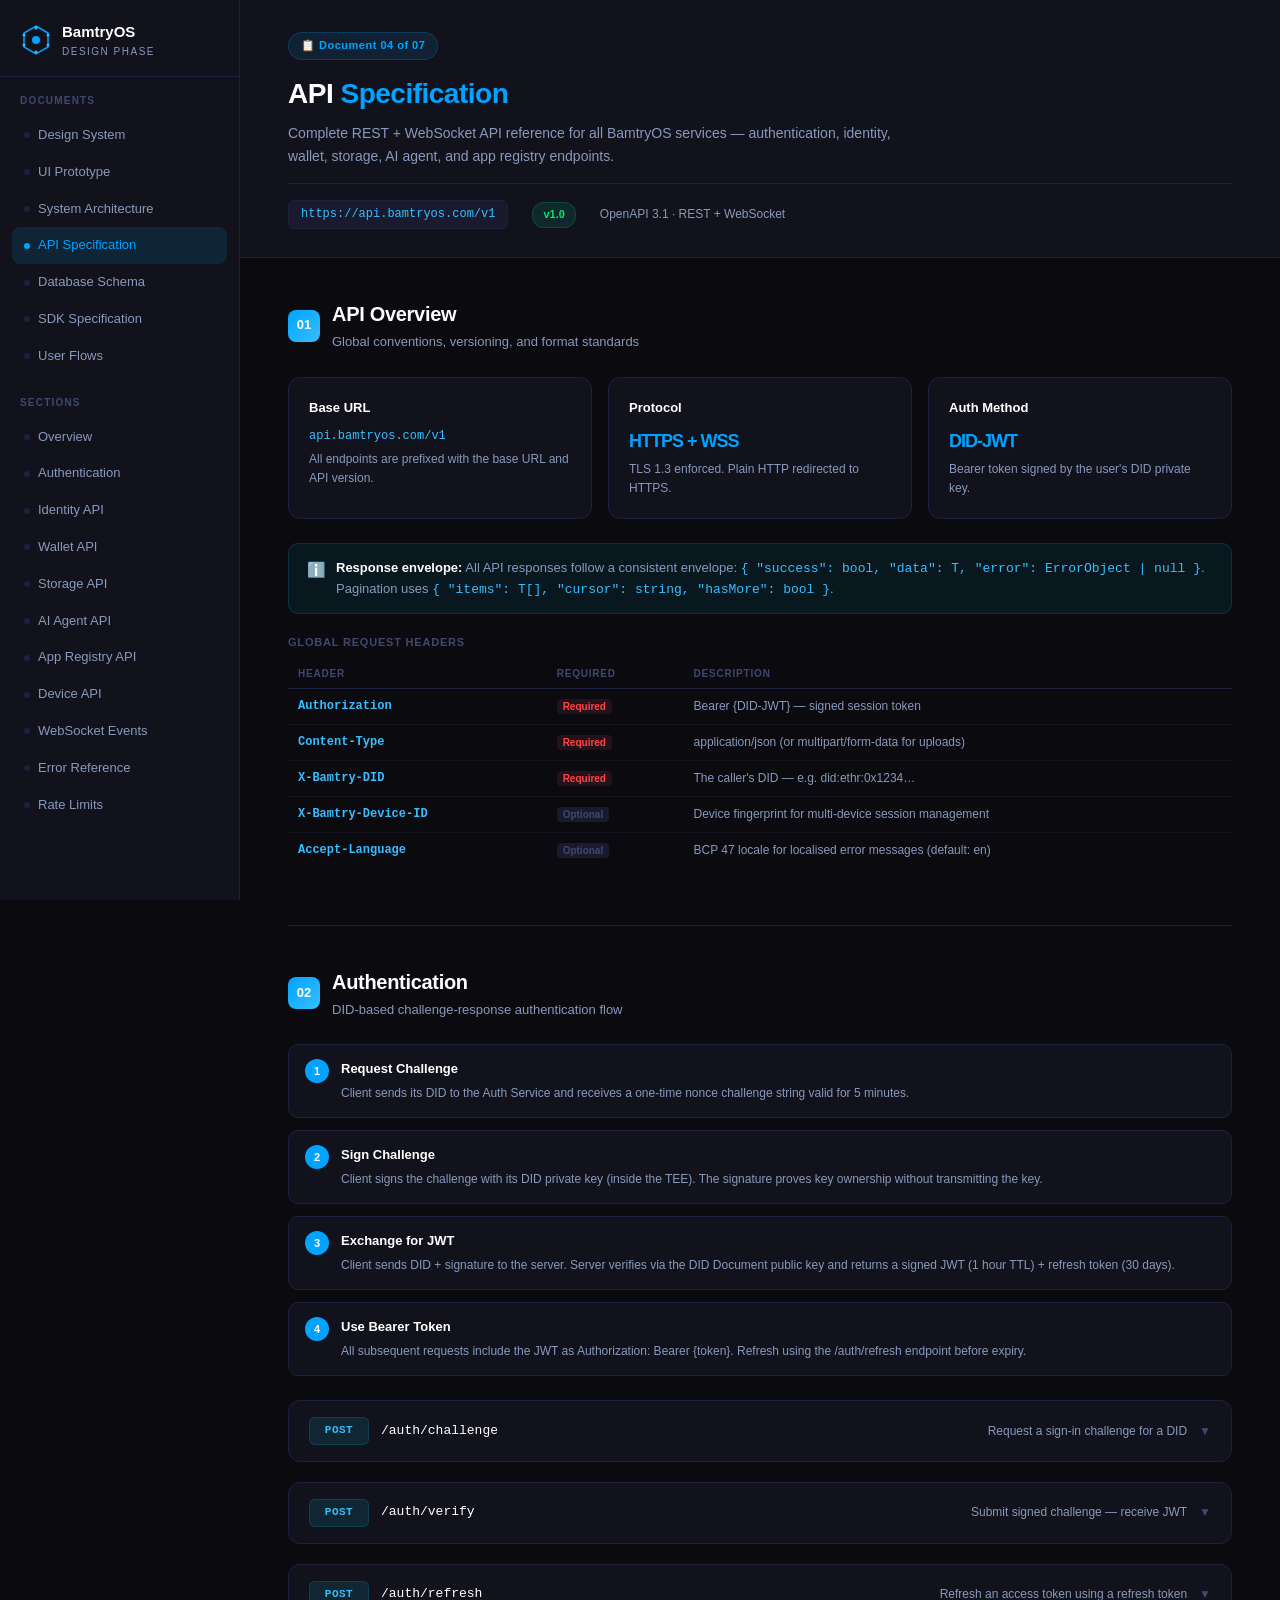
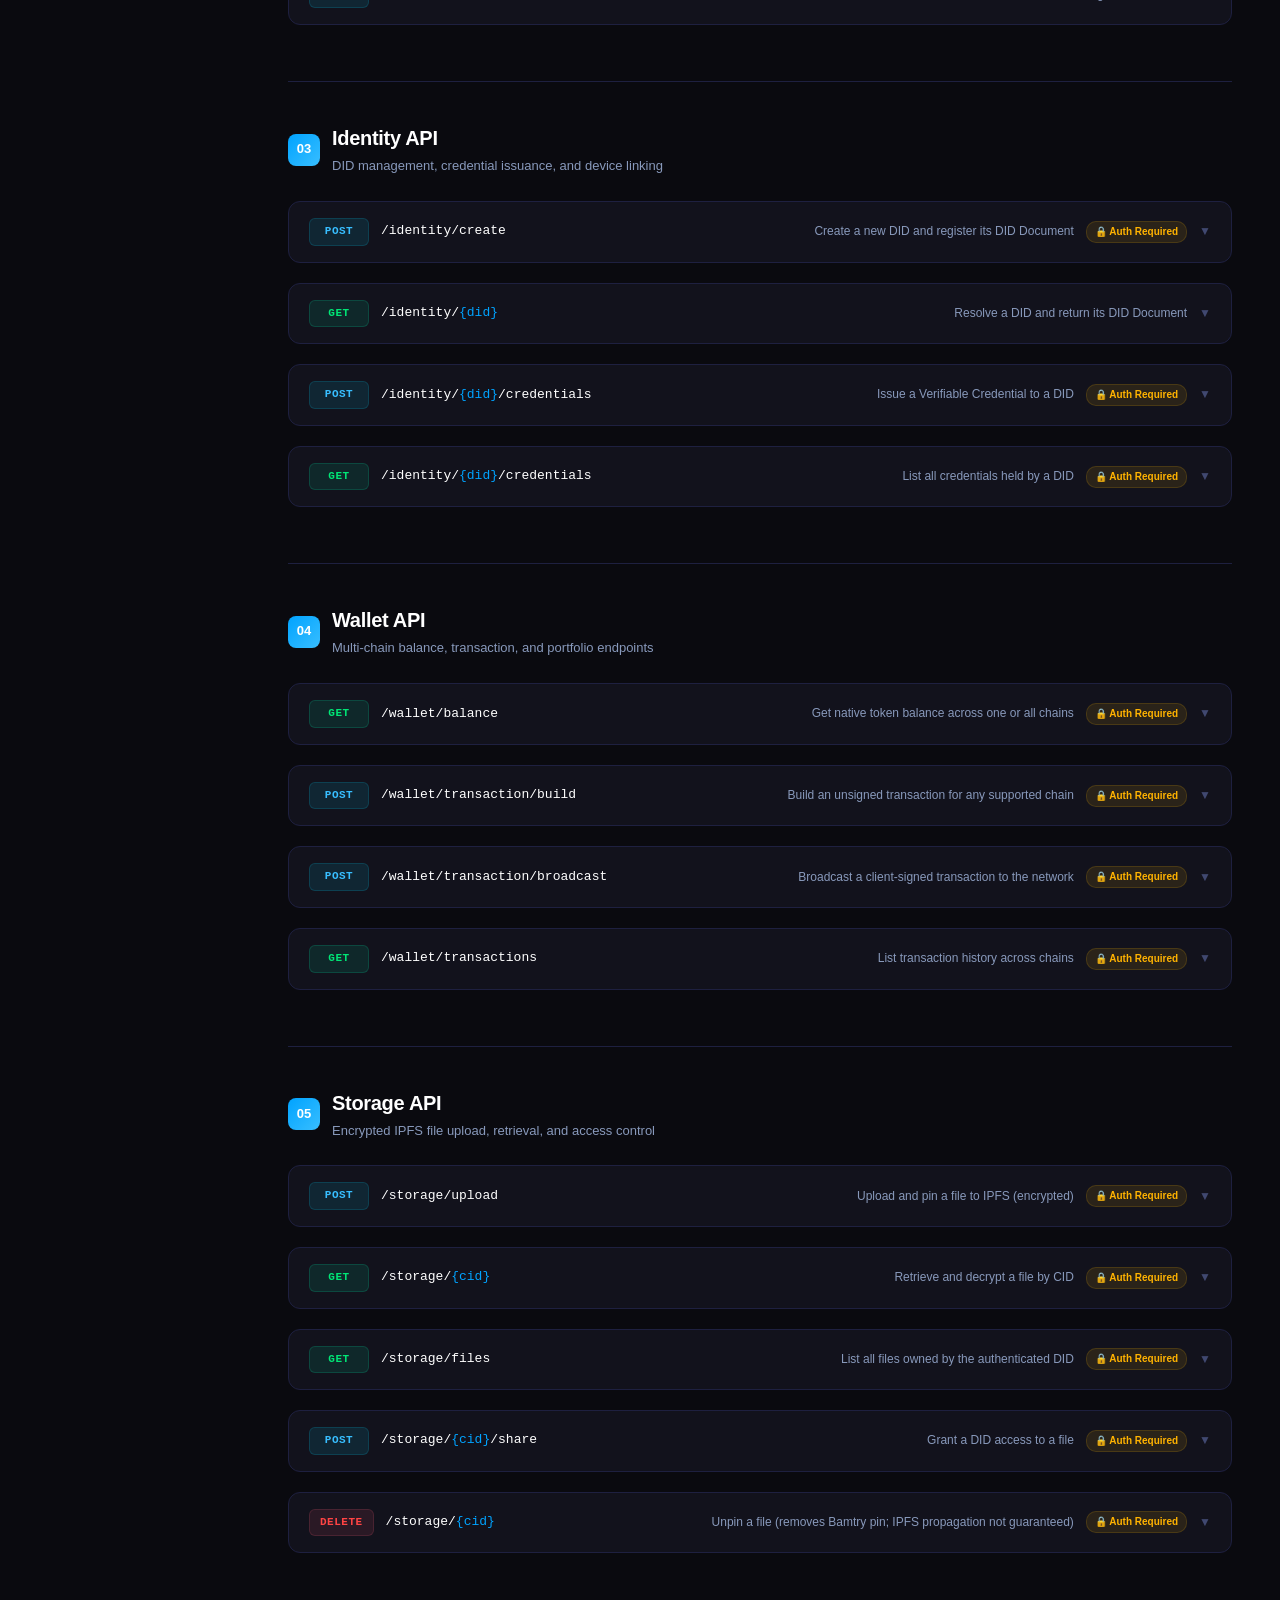
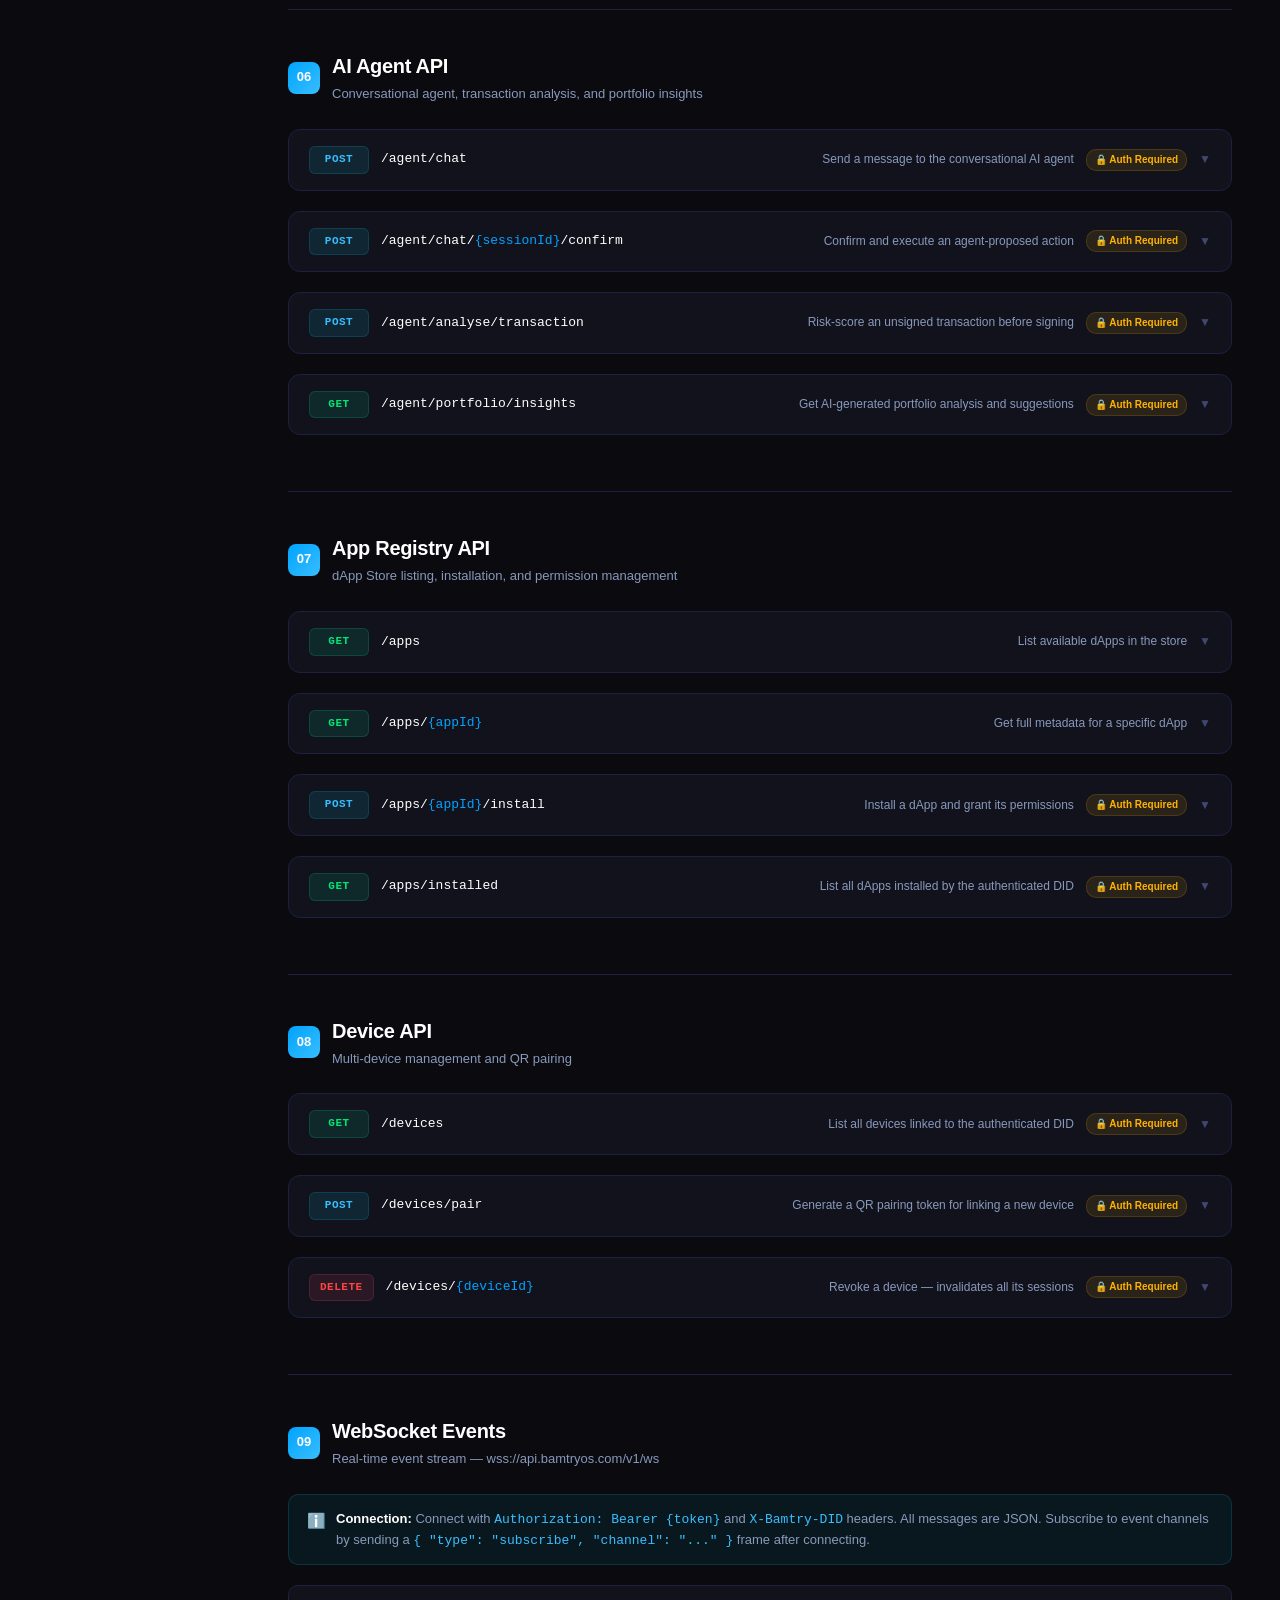
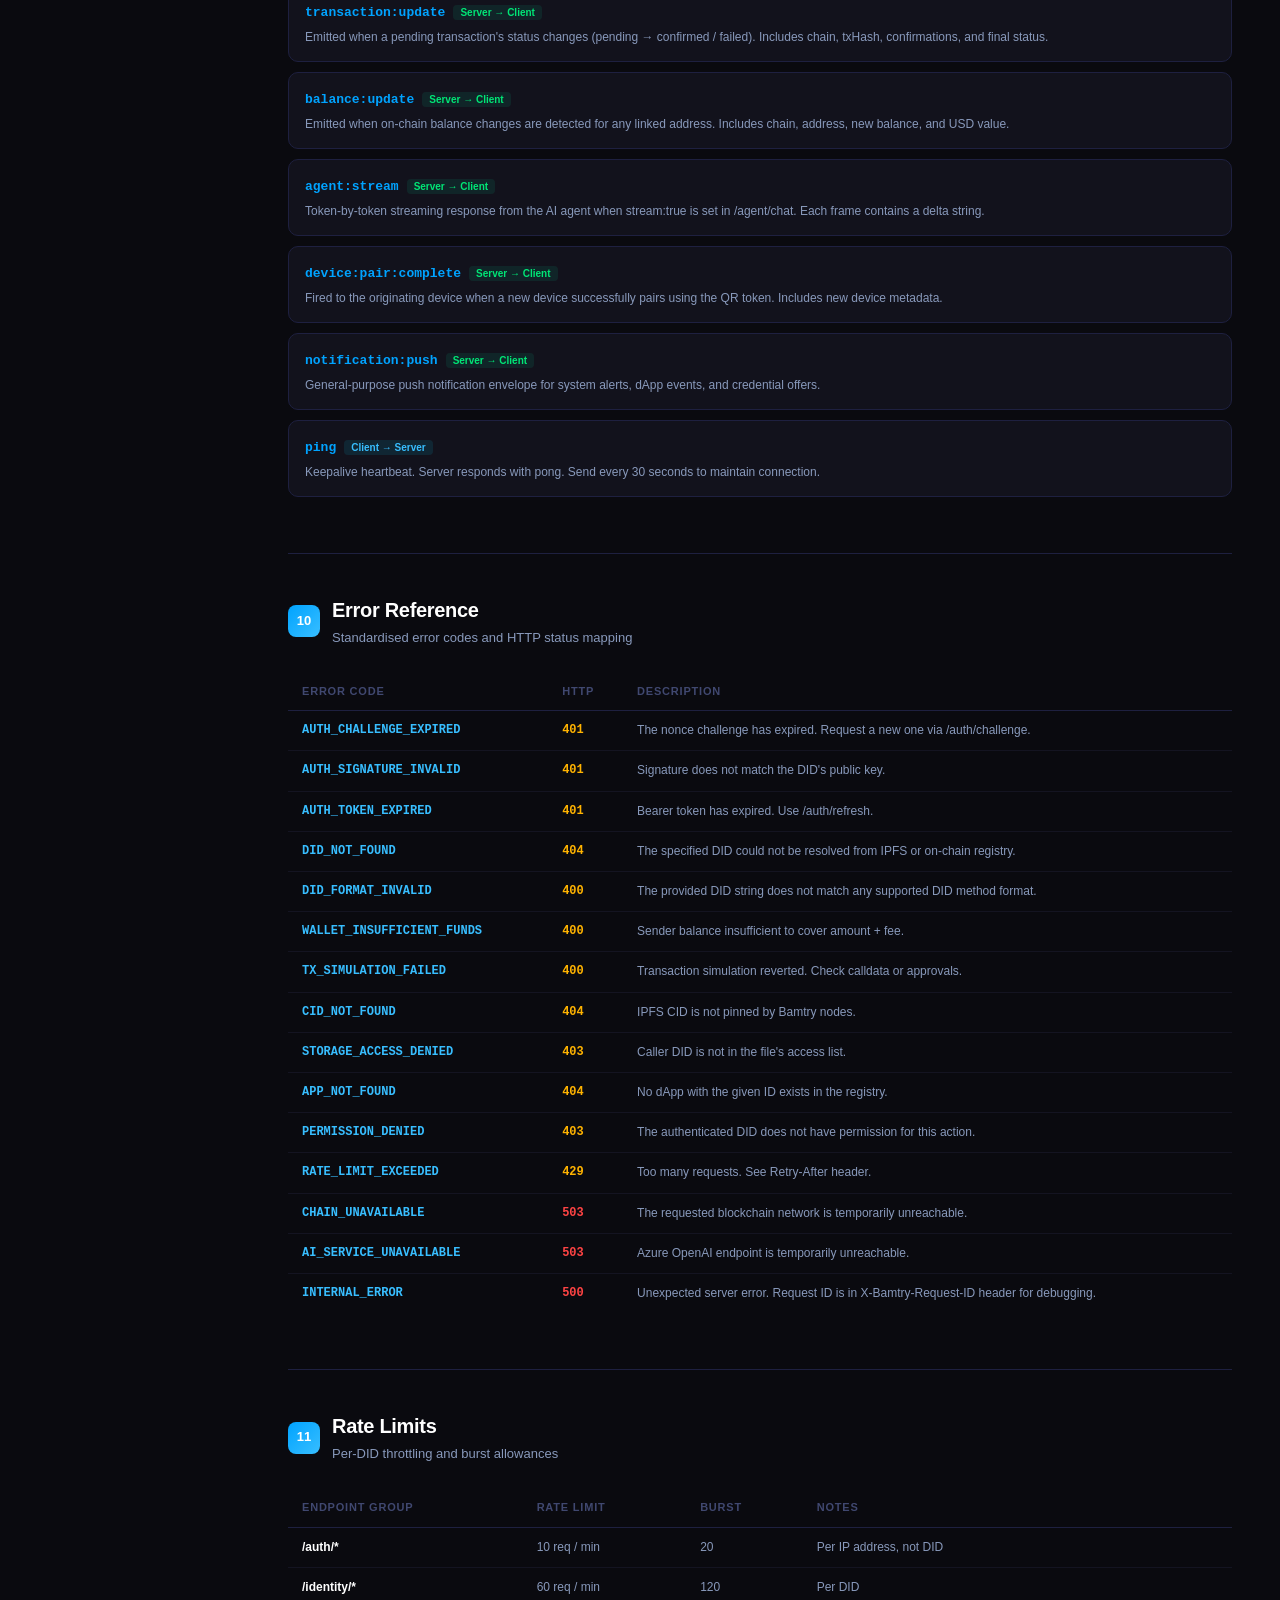
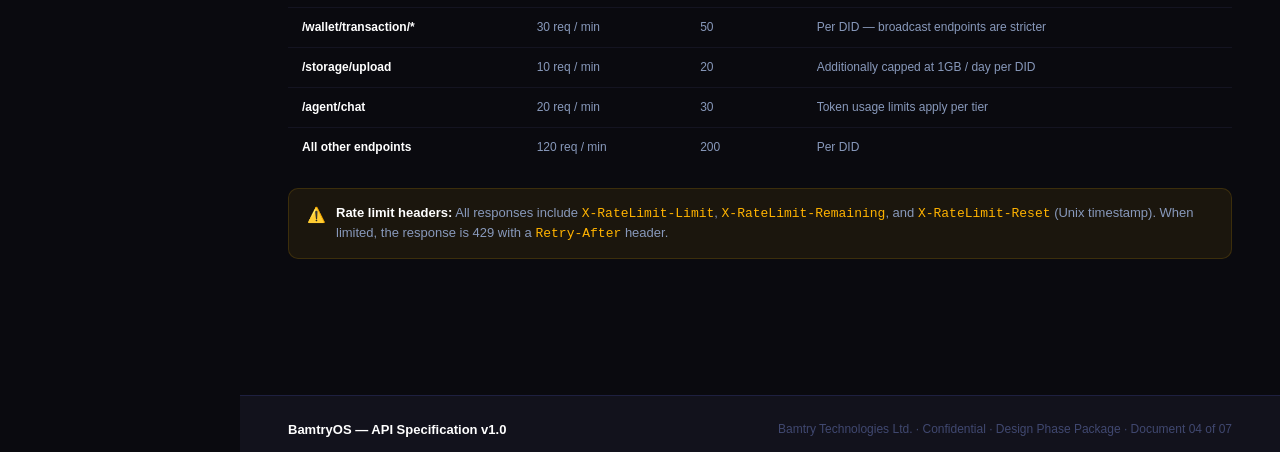
<file: 04_API_Specification.html>
<!DOCTYPE html>
<html lang="en">
<head>
<meta charset="UTF-8">
<meta name="viewport" content="width=device-width, initial-scale=1.0">
<title>BamtryOS — API Specification</title>
<style>
  :root {
    --bg: #0A0A0F;
    --surface: #12121C;
    --surface2: #1A1A2E;
    --surface3: #0D0D1C;
    --border: #1E2040;
    --accent: #00A3FF;
    --cyan: #38BEFF;
    --green: #00E676;
    --red: #FF4444;
    --yellow: #FFB300;
    --orange: #FF8A00;
    --text: #FFFFFF;
    --text2: #8899BB;
    --text3: #404870;
    --font: 'Inter', -apple-system, BlinkMacSystemFont, sans-serif;
    --font-heading: 'Space Grotesk', -apple-system, sans-serif;
    --mono: 'JetBrains Mono', 'Fira Code', monospace;
  }
  * { box-sizing: border-box; margin: 0; padding: 0; }
  body { background: var(--bg); color: var(--text); font-family: var(--font); font-size: 14px; line-height: 1.6; }

  .sidebar {
    position: fixed; top: 0; left: 0; width: 240px; height: 100vh;
    background: var(--surface); border-right: 1px solid var(--border);
    overflow-y: auto; z-index: 100; padding: 0 0 40px;
  }
  .sidebar-logo {
    display: flex; align-items: center; gap: 10px;
    padding: 20px 20px 16px; border-bottom: 1px solid var(--border);
  }
  .logo-text { font-size: 15px; font-weight: 700; }
  .logo-sub { font-size: 10px; color: var(--text2); letter-spacing: 1.5px; text-transform: uppercase; }
  .sidebar-section { padding: 16px 12px 4px; }
  .sidebar-section-label {
    font-size: 10px; font-weight: 600; color: var(--text3);
    letter-spacing: 1.2px; text-transform: uppercase; padding: 0 8px 8px;
  }
  .sidebar-item {
    display: flex; align-items: center; gap: 8px; padding: 8px 12px;
    border-radius: 8px; color: var(--text2); font-size: 13px; cursor: pointer;
    transition: all 0.15s; text-decoration: none;
  }
  .sidebar-item:hover { background: var(--surface2); color: var(--text); }
  .sidebar-item.active { background: rgba(0,163,255,0.12); color: var(--accent); }
  .sidebar-item .dot { width: 6px; height: 6px; border-radius: 50%; background: var(--border); flex-shrink: 0; }
  .sidebar-item.active .dot { background: var(--accent); }
  .method-pill {
    font-size: 9px; font-weight: 700; padding: 2px 5px; border-radius: 4px;
    letter-spacing: 0.3px; flex-shrink: 0; font-family: var(--mono);
  }
  .mp-get { background: rgba(0,200,150,0.15); color: var(--green); }
  .mp-post { background: rgba(0,212,255,0.12); color: var(--cyan); }
  .mp-put { background: rgba(255,184,0,0.12); color: var(--yellow); }
  .mp-delete { background: rgba(255,92,122,0.12); color: var(--red); }

  .main { margin-left: 240px; min-height: 100vh; }
  .page-header {
    background: var(--surface); border-bottom: 1px solid var(--border);
    padding: 32px 48px 28px; position: sticky; top: 0; z-index: 50;
  }
  .header-tag {
    display: inline-flex; align-items: center; gap: 6px;
    background: rgba(0,163,255,0.10); border: 1px solid rgba(0,163,255,0.20);
    border-radius: 20px; padding: 4px 12px; font-size: 11px; font-weight: 600;
    color: var(--accent); letter-spacing: 0.5px; margin-bottom: 12px;
  }
  .page-title { font-size: 28px; font-weight: 700; letter-spacing: -0.5px; margin-bottom: 6px; }
  .page-title span { color: var(--accent); }
  .page-desc { color: var(--text2); font-size: 14px; max-width: 640px; }
  .header-meta {
    display: flex; align-items: center; gap: 24px; margin-top: 16px;
    padding-top: 16px; border-top: 1px solid var(--border);
  }
  .meta-item { display: flex; align-items: center; gap: 8px; font-size: 12px; color: var(--text2); }
  .meta-badge {
    padding: 3px 10px; border-radius: 12px; font-size: 11px; font-weight: 600;
    background: rgba(0,200,150,0.12); color: var(--green); border: 1px solid rgba(0,200,150,0.2);
  }
  .base-url {
    font-family: var(--mono); font-size: 12px; background: var(--surface2);
    border: 1px solid var(--border); border-radius: 6px; padding: 4px 12px;
    color: var(--cyan);
  }

  .content { padding: 40px 48px 80px; max-width: 1100px; }
  .section { margin-bottom: 56px; }
  .section-header { display: flex; align-items: center; gap: 12px; margin-bottom: 24px; }
  .section-number {
    width: 32px; height: 32px; border-radius: 8px;
    background: linear-gradient(135deg, var(--accent), var(--cyan));
    display: flex; align-items: center; justify-content: center;
    font-size: 13px; font-weight: 700; color: #fff; flex-shrink: 0;
  }
  .section-title { font-size: 20px; font-weight: 700; letter-spacing: -0.3px; }
  .section-subtitle { font-size: 13px; color: var(--text2); margin-top: 2px; }
  .divider { border: none; border-top: 1px solid var(--border); margin: 0 0 40px; }

  /* Endpoint card */
  .endpoint-card {
    background: var(--surface); border: 1px solid var(--border); border-radius: 12px;
    margin-bottom: 20px; overflow: hidden; transition: border-color 0.2s;
  }
  .endpoint-card:hover { border-color: rgba(124,111,255,0.4); }
  .endpoint-header {
    display: flex; align-items: center; gap: 12px; padding: 16px 20px;
    cursor: pointer; user-select: none;
  }
  .method-badge {
    font-family: var(--mono); font-size: 11px; font-weight: 700;
    padding: 4px 10px; border-radius: 6px; flex-shrink: 0; min-width: 60px;
    text-align: center; letter-spacing: 0.5px;
  }
  .mb-get { background: rgba(0,200,150,0.12); color: var(--green); border: 1px solid rgba(0,200,150,0.2); }
  .mb-post { background: rgba(0,212,255,0.1); color: var(--cyan); border: 1px solid rgba(0,212,255,0.15); }
  .mb-put { background: rgba(255,184,0,0.1); color: var(--yellow); border: 1px solid rgba(255,184,0,0.15); }
  .mb-delete { background: rgba(255,92,122,0.1); color: var(--red); border: 1px solid rgba(255,92,122,0.15); }
  .mb-patch { background: rgba(0,163,255,0.10); color: var(--accent); border: 1px solid rgba(0,163,255,0.15); }

  .endpoint-path {
    font-family: var(--mono); font-size: 13px; color: var(--text);
    flex: 1; font-weight: 500;
  }
  .endpoint-path .param { color: var(--accent); }
  .endpoint-summary { font-size: 12px; color: var(--text2); }
  .endpoint-auth {
    font-size: 10px; font-weight: 600; padding: 2px 8px; border-radius: 10px;
    background: rgba(255,184,0,0.1); color: var(--yellow); border: 1px solid rgba(255,184,0,0.15);
    white-space: nowrap;
  }
  .endpoint-body {
    padding: 0 20px 20px; border-top: 1px solid var(--border);
    display: none;
  }
  .endpoint-body.open { display: block; }
  .endpoint-toggle {
    font-size: 12px; color: var(--text3); flex-shrink: 0;
    transition: transform 0.2s;
  }
  .endpoint-toggle.open { transform: rotate(180deg); }

  /* Params table */
  .params-label {
    font-size: 11px; font-weight: 600; color: var(--text3); letter-spacing: 0.8px;
    text-transform: uppercase; margin: 16px 0 8px;
  }
  .params-table { width: 100%; border-collapse: collapse; font-size: 12px; }
  .params-table th {
    text-align: left; padding: 6px 10px; color: var(--text3);
    font-weight: 600; font-size: 10px; letter-spacing: 0.8px; text-transform: uppercase;
    border-bottom: 1px solid var(--border);
  }
  .params-table td { padding: 8px 10px; border-bottom: 1px solid rgba(30,30,53,0.5); vertical-align: top; }
  .params-table tr:last-child td { border-bottom: none; }
  .param-name { font-family: var(--mono); font-size: 12px; color: var(--cyan); font-weight: 600; }
  .param-type { font-family: var(--mono); font-size: 11px; color: var(--accent); }
  .param-req {
    font-size: 10px; font-weight: 600; padding: 2px 6px; border-radius: 4px;
    background: rgba(255,92,122,0.1); color: var(--red);
  }
  .param-opt {
    font-size: 10px; font-weight: 600; padding: 2px 6px; border-radius: 4px;
    background: var(--surface2); color: var(--text3);
  }
  .param-desc { color: var(--text2); }

  /* Code blocks */
  .code-block {
    background: #050510; border: 1px solid var(--border); border-radius: 8px;
    padding: 16px; font-family: var(--mono); font-size: 12px; line-height: 1.65;
    overflow-x: auto; margin-top: 4px;
  }
  .code-tab-row {
    display: flex; border-bottom: 1px solid var(--border); margin-bottom: 0;
  }
  .code-tab {
    padding: 8px 16px; font-size: 12px; color: var(--text2); cursor: pointer;
    border-bottom: 2px solid transparent; transition: all 0.15s;
  }
  .code-tab.active { color: var(--accent); border-bottom-color: var(--accent); }
  .code-panel { display: none; }
  .code-panel.active { display: block; }

  .c-key { color: #C792EA; }
  .c-str { color: #C3E88D; }
  .c-num { color: #F78C6C; }
  .c-bool { color: var(--cyan); }
  .c-null { color: var(--text3); }
  .c-cmt { color: var(--text3); font-style: italic; }
  .c-url { color: var(--cyan); }
  .c-method { color: var(--green); font-weight: 700; }
  .c-header { color: var(--yellow); }
  .c-type { color: var(--cyan); }
  .c-fn { color: #82AAFF; }
  .c-kw { color: #C792EA; }

  /* Status codes */
  .status-row { display: flex; flex-wrap: wrap; gap: 8px; margin-top: 8px; }
  .status-code {
    display: flex; align-items: center; gap: 6px; font-size: 12px; color: var(--text2);
    background: var(--surface2); border: 1px solid var(--border); border-radius: 6px;
    padding: 4px 10px; font-family: var(--mono);
  }
  .status-dot { width: 6px; height: 6px; border-radius: 50%; }
  .s2xx { background: var(--green); }
  .s4xx { background: var(--yellow); }
  .s5xx { background: var(--red); }

  /* Overview boxes */
  .overview-grid { display: grid; grid-template-columns: repeat(3, 1fr); gap: 16px; margin-bottom: 24px; }
  .overview-card {
    background: var(--surface); border: 1px solid var(--border); border-radius: 12px; padding: 20px;
  }
  .overview-card-title { font-size: 13px; font-weight: 600; margin-bottom: 8px; color: var(--text); }
  .overview-card-value { font-size: 24px; font-weight: 800; color: var(--accent); letter-spacing: -1px; }
  .overview-card-desc { font-size: 12px; color: var(--text2); margin-top: 4px; }

  /* Auth flow */
  .auth-steps { display: flex; flex-direction: column; gap: 12px; }
  .auth-step {
    display: flex; gap: 12px; align-items: flex-start;
    background: var(--surface); border: 1px solid var(--border); border-radius: 10px; padding: 14px 16px;
  }
  .auth-step-num {
    width: 24px; height: 24px; border-radius: 50%; background: var(--accent);
    display: flex; align-items: center; justify-content: center;
    font-size: 11px; font-weight: 700; color: #fff; flex-shrink: 0;
  }
  .auth-step-content { flex: 1; }
  .auth-step-title { font-size: 13px; font-weight: 600; margin-bottom: 4px; }
  .auth-step-desc { font-size: 12px; color: var(--text2); }

  /* Callout */
  .callout {
    border-radius: 10px; padding: 14px 18px; margin: 16px 0;
    display: flex; gap: 10px; align-items: flex-start;
  }
  .callout-info { background: rgba(0,212,255,0.07); border: 1px solid rgba(0,212,255,0.15); }
  .callout-warn { background: rgba(255,184,0,0.07); border: 1px solid rgba(255,184,0,0.15); }
  .callout-icon { font-size: 15px; flex-shrink: 0; }
  .callout-text { font-size: 13px; color: var(--text2); line-height: 1.5; }
  .callout-text strong { color: var(--text); }

  /* Error codes table */
  .error-table { width: 100%; border-collapse: collapse; }
  .error-table th {
    text-align: left; padding: 10px 14px; font-size: 11px; font-weight: 600;
    color: var(--text3); letter-spacing: 0.8px; text-transform: uppercase;
    border-bottom: 1px solid var(--border);
  }
  .error-table td { padding: 10px 14px; font-size: 12px; border-bottom: 1px solid rgba(30,30,53,0.5); }
  .error-table tr:last-child td { border-bottom: none; }
  .error-code { font-family: var(--mono); color: var(--cyan); font-weight: 600; }
  .error-http { font-family: var(--mono); font-weight: 700; }
  .e-4xx { color: var(--yellow); }
  .e-5xx { color: var(--red); }

  /* WebSocket */
  .ws-event {
    background: var(--surface); border: 1px solid var(--border); border-radius: 10px;
    padding: 14px 16px; margin-bottom: 10px;
  }
  .ws-event-name { font-family: var(--mono); font-size: 13px; font-weight: 600; color: var(--accent); }
  .ws-event-direction {
    font-size: 10px; font-weight: 600; padding: 2px 7px; border-radius: 4px;
    margin-left: 8px;
  }
  .ws-server { background: rgba(0,200,150,0.1); color: var(--green); }
  .ws-client { background: rgba(0,212,255,0.1); color: var(--cyan); }
  .ws-event-desc { font-size: 12px; color: var(--text2); margin-top: 4px; }

  .doc-footer {
    background: var(--surface); border-top: 1px solid var(--border);
    padding: 24px 48px; margin-left: 240px;
    display: flex; align-items: center; justify-content: space-between;
  }
  .footer-brand { font-size: 13px; font-weight: 600; }
  .footer-meta { font-size: 12px; color: var(--text3); }

  ::-webkit-scrollbar { width: 6px; height: 6px; }
  ::-webkit-scrollbar-track { background: var(--bg); }
  ::-webkit-scrollbar-thumb { background: var(--border); border-radius: 3px; }

  h1, h2, h3, h4, .page-title, .section-title, .flow-title, .card-title, .onboard-title, .wallet-balance, .stat-value {
    font-family: var(--font-heading);
  }
</style>
</head>
<body>

<nav class="sidebar">
  <div class="sidebar-logo">
    <svg width="32" height="32" viewBox="0 0 32 32" fill="none">
      <polygon points="16,2 28,9 28,23 16,30 4,23 4,9" fill="none" stroke="#00A3FF" stroke-width="1.5"/>
      <circle cx="16" cy="16" r="4" fill="#00A3FF"/>
      <circle cx="16" cy="4" r="1.5" fill="#38BEFF"/>
      <circle cx="28" cy="11" r="1.5" fill="#38BEFF"/>
      <circle cx="28" cy="21" r="1.5" fill="#38BEFF"/>
      <circle cx="16" cy="28" r="1.5" fill="#38BEFF"/>
      <circle cx="4" cy="21" r="1.5" fill="#38BEFF"/>
      <circle cx="4" cy="11" r="1.5" fill="#38BEFF"/>
    </svg>
    <div>
      <div class="logo-text">BamtryOS</div>
      <div class="logo-sub">Design Phase</div>
    </div>
  </div>

  <div class="sidebar-section">
    <div class="sidebar-section-label">Documents</div>
    <a class="sidebar-item" href="01_Design_System.html"><span class="dot"></span>Design System</a>
    <a class="sidebar-item" href="02_UI_Prototype.html"><span class="dot"></span>UI Prototype</a>
    <a class="sidebar-item" href="03_System_Architecture.html"><span class="dot"></span>System Architecture</a>
    <a class="sidebar-item active" href="#"><span class="dot"></span>API Specification</a>
    <a class="sidebar-item" href="05_Database_Schema.html"><span class="dot"></span>Database Schema</a>
    <a class="sidebar-item" href="06_SDK_Specification.html"><span class="dot"></span>SDK Specification</a>
    <a class="sidebar-item" href="07_User_Flows.html"><span class="dot"></span>User Flows</a>
  </div>

  <div class="sidebar-section">
    <div class="sidebar-section-label">Sections</div>
    <a class="sidebar-item" href="#overview"><span class="dot"></span>Overview</a>
    <a class="sidebar-item" href="#auth"><span class="dot"></span>Authentication</a>
    <a class="sidebar-item" href="#identity"><span class="dot"></span>Identity API</a>
    <a class="sidebar-item" href="#wallet"><span class="dot"></span>Wallet API</a>
    <a class="sidebar-item" href="#storage"><span class="dot"></span>Storage API</a>
    <a class="sidebar-item" href="#agent"><span class="dot"></span>AI Agent API</a>
    <a class="sidebar-item" href="#apps"><span class="dot"></span>App Registry API</a>
    <a class="sidebar-item" href="#devices"><span class="dot"></span>Device API</a>
    <a class="sidebar-item" href="#websocket"><span class="dot"></span>WebSocket Events</a>
    <a class="sidebar-item" href="#errors"><span class="dot"></span>Error Reference</a>
    <a class="sidebar-item" href="#ratelimits"><span class="dot"></span>Rate Limits</a>
  </div>
</nav>

<main class="main">
  <div class="page-header">
    <div class="header-tag">📋 Document 04 of 07</div>
    <h1 class="page-title">API <span>Specification</span></h1>
    <p class="page-desc">Complete REST + WebSocket API reference for all BamtryOS services — authentication, identity, wallet, storage, AI agent, and app registry endpoints.</p>
    <div class="header-meta">
      <div class="meta-item">
        <span class="base-url">https://api.bamtryos.com/v1</span>
      </div>
      <div class="meta-item"><span class="meta-badge">v1.0</span></div>
      <div class="meta-item">OpenAPI 3.1 · REST + WebSocket</div>
    </div>
  </div>

  <div class="content">

    <!-- Overview -->
    <div class="section" id="overview">
      <div class="section-header">
        <div class="section-number">01</div>
        <div>
          <div class="section-title">API Overview</div>
          <div class="section-subtitle">Global conventions, versioning, and format standards</div>
        </div>
      </div>

      <div class="overview-grid">
        <div class="overview-card">
          <div class="overview-card-title">Base URL</div>
          <div style="font-family:var(--mono);font-size:12px;color:var(--cyan);margin-top:4px;">api.bamtryos.com/v1</div>
          <div class="overview-card-desc">All endpoints are prefixed with the base URL and API version.</div>
        </div>
        <div class="overview-card">
          <div class="overview-card-title">Protocol</div>
          <div class="overview-card-value" style="font-size:18px;margin-top:4px;">HTTPS + WSS</div>
          <div class="overview-card-desc">TLS 1.3 enforced. Plain HTTP redirected to HTTPS.</div>
        </div>
        <div class="overview-card">
          <div class="overview-card-title">Auth Method</div>
          <div class="overview-card-value" style="font-size:18px;margin-top:4px;">DID-JWT</div>
          <div class="overview-card-desc">Bearer token signed by the user's DID private key.</div>
        </div>
      </div>

      <div class="callout callout-info">
        <span class="callout-icon">ℹ️</span>
        <div class="callout-text">
          <strong>Response envelope:</strong> All API responses follow a consistent envelope: <code style="color:var(--cyan);font-family:var(--mono)">{ "success": bool, "data": T, "error": ErrorObject | null }</code>. Pagination uses <code style="color:var(--cyan);font-family:var(--mono)">{ "items": T[], "cursor": string, "hasMore": bool }</code>.
        </div>
      </div>

      <div style="margin-top:20px;">
        <div class="params-label">Global Request Headers</div>
        <table class="params-table">
          <thead><tr><th>Header</th><th>Required</th><th>Description</th></tr></thead>
          <tbody>
            <tr><td class="param-name">Authorization</td><td><span class="param-req">Required</span></td><td class="param-desc">Bearer {DID-JWT} — signed session token</td></tr>
            <tr><td class="param-name">Content-Type</td><td><span class="param-req">Required</span></td><td class="param-desc">application/json (or multipart/form-data for uploads)</td></tr>
            <tr><td class="param-name">X-Bamtry-DID</td><td><span class="param-req">Required</span></td><td class="param-desc">The caller's DID — e.g. did:ethr:0x1234…</td></tr>
            <tr><td class="param-name">X-Bamtry-Device-ID</td><td><span class="param-opt">Optional</span></td><td class="param-desc">Device fingerprint for multi-device session management</td></tr>
            <tr><td class="param-name">Accept-Language</td><td><span class="param-opt">Optional</span></td><td class="param-desc">BCP 47 locale for localised error messages (default: en)</td></tr>
          </tbody>
        </table>
      </div>
    </div>

    <hr class="divider">

    <!-- Authentication -->
    <div class="section" id="auth">
      <div class="section-header">
        <div class="section-number">02</div>
        <div>
          <div class="section-title">Authentication</div>
          <div class="section-subtitle">DID-based challenge-response authentication flow</div>
        </div>
      </div>

      <div class="auth-steps" style="margin-bottom:24px;">
        <div class="auth-step">
          <div class="auth-step-num">1</div>
          <div class="auth-step-content">
            <div class="auth-step-title">Request Challenge</div>
            <div class="auth-step-desc">Client sends its DID to the Auth Service and receives a one-time nonce challenge string valid for 5 minutes.</div>
          </div>
        </div>
        <div class="auth-step">
          <div class="auth-step-num">2</div>
          <div class="auth-step-content">
            <div class="auth-step-title">Sign Challenge</div>
            <div class="auth-step-desc">Client signs the challenge with its DID private key (inside the TEE). The signature proves key ownership without transmitting the key.</div>
          </div>
        </div>
        <div class="auth-step">
          <div class="auth-step-num">3</div>
          <div class="auth-step-content">
            <div class="auth-step-title">Exchange for JWT</div>
            <div class="auth-step-desc">Client sends DID + signature to the server. Server verifies via the DID Document public key and returns a signed JWT (1 hour TTL) + refresh token (30 days).</div>
          </div>
        </div>
        <div class="auth-step">
          <div class="auth-step-num">4</div>
          <div class="auth-step-content">
            <div class="auth-step-title">Use Bearer Token</div>
            <div class="auth-step-desc">All subsequent requests include the JWT as Authorization: Bearer {token}. Refresh using the /auth/refresh endpoint before expiry.</div>
          </div>
        </div>
      </div>

      <!-- Auth endpoints -->
      <div class="endpoint-card">
        <div class="endpoint-header" onclick="toggle(this)">
          <span class="method-badge mb-post">POST</span>
          <span class="endpoint-path">/auth/challenge</span>
          <span class="endpoint-summary">Request a sign-in challenge for a DID</span>
          <span class="endpoint-toggle">▼</span>
        </div>
        <div class="endpoint-body">
          <div class="params-label">Request Body</div>
          <table class="params-table">
            <thead><tr><th>Field</th><th>Type</th><th>Required</th><th>Description</th></tr></thead>
            <tbody>
              <tr><td class="param-name">did</td><td class="param-type">string</td><td><span class="param-req">Required</span></td><td class="param-desc">Caller's DID — e.g. did:ethr:0xABCD…</td></tr>
            </tbody>
          </table>
          <div class="params-label">Response (200)</div>
          <div class="code-block"><span class="c-key">"data"</span>: {
  <span class="c-key">"challenge"</span>: <span class="c-str">"bamtry:auth:nonce:8f3a9c…"</span>,
  <span class="c-key">"expiresAt"</span>: <span class="c-str">"2026-05-14T10:05:00Z"</span>
}</div>
          <div class="status-row">
            <span class="status-code"><span class="status-dot s2xx"></span>200 OK</span>
            <span class="status-code"><span class="status-dot s4xx"></span>400 Invalid DID format</span>
            <span class="status-code"><span class="status-dot s4xx"></span>429 Rate limited</span>
          </div>
        </div>
      </div>

      <div class="endpoint-card">
        <div class="endpoint-header" onclick="toggle(this)">
          <span class="method-badge mb-post">POST</span>
          <span class="endpoint-path">/auth/verify</span>
          <span class="endpoint-summary">Submit signed challenge — receive JWT</span>
          <span class="endpoint-toggle">▼</span>
        </div>
        <div class="endpoint-body">
          <div class="params-label">Request Body</div>
          <table class="params-table">
            <thead><tr><th>Field</th><th>Type</th><th>Required</th><th>Description</th></tr></thead>
            <tbody>
              <tr><td class="param-name">did</td><td class="param-type">string</td><td><span class="param-req">Required</span></td><td class="param-desc">The DID that signed the challenge</td></tr>
              <tr><td class="param-name">challenge</td><td class="param-type">string</td><td><span class="param-req">Required</span></td><td class="param-desc">The exact challenge string from /auth/challenge</td></tr>
              <tr><td class="param-name">signature</td><td class="param-type">string</td><td><span class="param-req">Required</span></td><td class="param-desc">Hex-encoded signature of the challenge</td></tr>
              <tr><td class="param-name">deviceId</td><td class="param-type">string</td><td><span class="param-opt">Optional</span></td><td class="param-desc">Device identifier for multi-device tracking</td></tr>
            </tbody>
          </table>
          <div class="params-label">Response (200)</div>
          <div class="code-block"><span class="c-key">"data"</span>: {
  <span class="c-key">"accessToken"</span>:  <span class="c-str">"eyJhbGciOiJFUzI1NiJ9…"</span>,
  <span class="c-key">"refreshToken"</span>: <span class="c-str">"rt_8fG3j…"</span>,
  <span class="c-key">"expiresIn"</span>:    <span class="c-num">3600</span>,
  <span class="c-key">"did"</span>:          <span class="c-str">"did:ethr:0xABCD…"</span>
}</div>
          <div class="status-row">
            <span class="status-code"><span class="status-dot s2xx"></span>200 OK</span>
            <span class="status-code"><span class="status-dot s4xx"></span>401 Invalid signature</span>
            <span class="status-code"><span class="status-dot s4xx"></span>410 Challenge expired</span>
          </div>
        </div>
      </div>

      <div class="endpoint-card">
        <div class="endpoint-header" onclick="toggle(this)">
          <span class="method-badge mb-post">POST</span>
          <span class="endpoint-path">/auth/refresh</span>
          <span class="endpoint-summary">Refresh an access token using a refresh token</span>
          <span class="endpoint-toggle">▼</span>
        </div>
        <div class="endpoint-body">
          <div class="params-label">Request Body</div>
          <table class="params-table">
            <thead><tr><th>Field</th><th>Type</th><th>Required</th><th>Description</th></tr></thead>
            <tbody>
              <tr><td class="param-name">refreshToken</td><td class="param-type">string</td><td><span class="param-req">Required</span></td><td class="param-desc">The refresh token from /auth/verify</td></tr>
            </tbody>
          </table>
          <div class="status-row">
            <span class="status-code"><span class="status-dot s2xx"></span>200 New access token</span>
            <span class="status-code"><span class="status-dot s4xx"></span>401 Refresh token invalid or expired</span>
          </div>
        </div>
      </div>
    </div>

    <hr class="divider">

    <!-- Identity API -->
    <div class="section" id="identity">
      <div class="section-header">
        <div class="section-number">03</div>
        <div>
          <div class="section-title">Identity API</div>
          <div class="section-subtitle">DID management, credential issuance, and device linking</div>
        </div>
      </div>

      <div class="endpoint-card">
        <div class="endpoint-header" onclick="toggle(this)">
          <span class="method-badge mb-post">POST</span>
          <span class="endpoint-path">/identity/create</span>
          <span class="endpoint-summary">Create a new DID and register its DID Document</span>
          <span class="endpoint-auth">🔒 Auth Required</span>
          <span class="endpoint-toggle">▼</span>
        </div>
        <div class="endpoint-body">
          <div class="params-label">Request Body</div>
          <table class="params-table">
            <thead><tr><th>Field</th><th>Type</th><th>Required</th><th>Description</th></tr></thead>
            <tbody>
              <tr><td class="param-name">publicKey</td><td class="param-type">string</td><td><span class="param-req">Required</span></td><td class="param-desc">Hex-encoded compressed public key (secp256k1 or Ed25519)</td></tr>
              <tr><td class="param-name">method</td><td class="param-type">enum</td><td><span class="param-req">Required</span></td><td class="param-desc">DID method: ethr | sol | key | bamtry</td></tr>
              <tr><td class="param-name">displayName</td><td class="param-type">string</td><td><span class="param-opt">Optional</span></td><td class="param-desc">Human-readable alias stored in DID Document service endpoints</td></tr>
              <tr><td class="param-name">avatar</td><td class="param-type">string</td><td><span class="param-opt">Optional</span></td><td class="param-desc">IPFS CID of profile image</td></tr>
            </tbody>
          </table>
          <div class="params-label">Response (201)</div>
          <div class="code-block"><span class="c-key">"data"</span>: {
  <span class="c-key">"did"</span>:         <span class="c-str">"did:ethr:0x7f3A…"</span>,
  <span class="c-key">"didDocument"</span>: { <span class="c-cmt">/* W3C DID Document */</span> },
  <span class="c-key">"ipfsCid"</span>:     <span class="c-str">"bafyreib…"</span>,
  <span class="c-key">"txHash"</span>:      <span class="c-str">"0xabc123…"</span>
}</div>
        </div>
      </div>

      <div class="endpoint-card">
        <div class="endpoint-header" onclick="toggle(this)">
          <span class="method-badge mb-get">GET</span>
          <span class="endpoint-path">/identity/<span class="param">{did}</span></span>
          <span class="endpoint-summary">Resolve a DID and return its DID Document</span>
          <span class="endpoint-toggle">▼</span>
        </div>
        <div class="endpoint-body">
          <div class="params-label">Path Parameters</div>
          <table class="params-table">
            <thead><tr><th>Parameter</th><th>Type</th><th>Description</th></tr></thead>
            <tbody>
              <tr><td class="param-name">did</td><td class="param-type">string</td><td class="param-desc">URL-encoded DID string</td></tr>
            </tbody>
          </table>
          <div class="params-label">Response (200)</div>
          <div class="code-block"><span class="c-key">"data"</span>: {
  <span class="c-key">"@context"</span>:          [<span class="c-str">"https://www.w3.org/ns/did/v1"</span>],
  <span class="c-key">"id"</span>:                 <span class="c-str">"did:ethr:0x7f3A…"</span>,
  <span class="c-key">"verificationMethod"</span>: [{ <span class="c-key">"id"</span>: <span class="c-str">"#keys-1"</span>, <span class="c-key">"type"</span>: <span class="c-str">"EcdsaSecp256k1VerificationKey2019"</span>, ... }],
  <span class="c-key">"authentication"</span>:     [<span class="c-str">"#keys-1"</span>],
  <span class="c-key">"service"</span>:            [{ <span class="c-key">"type"</span>: <span class="c-str">"BamtryProfile"</span>, <span class="c-key">"serviceEndpoint"</span>: <span class="c-str">"ipfs://bafyreib…"</span> }]
}</div>
        </div>
      </div>

      <div class="endpoint-card">
        <div class="endpoint-header" onclick="toggle(this)">
          <span class="method-badge mb-post">POST</span>
          <span class="endpoint-path">/identity/<span class="param">{did}</span>/credentials</span>
          <span class="endpoint-summary">Issue a Verifiable Credential to a DID</span>
          <span class="endpoint-auth">🔒 Auth Required</span>
          <span class="endpoint-toggle">▼</span>
        </div>
        <div class="endpoint-body">
          <div class="params-label">Request Body</div>
          <table class="params-table">
            <thead><tr><th>Field</th><th>Type</th><th>Required</th><th>Description</th></tr></thead>
            <tbody>
              <tr><td class="param-name">type</td><td class="param-type">string[]</td><td><span class="param-req">Required</span></td><td class="param-desc">Credential types — e.g. ["VerifiableCredential", "KYCCredential"]</td></tr>
              <tr><td class="param-name">claims</td><td class="param-type">object</td><td><span class="param-req">Required</span></td><td class="param-desc">Arbitrary JSON claims to embed in the credential</td></tr>
              <tr><td class="param-name">expirationDate</td><td class="param-type">string</td><td><span class="param-opt">Optional</span></td><td class="param-desc">ISO 8601 expiry. Omit for non-expiring credentials.</td></tr>
            </tbody>
          </table>
          <div class="status-row">
            <span class="status-code"><span class="status-dot s2xx"></span>201 Credential created</span>
            <span class="status-code"><span class="status-dot s4xx"></span>403 Issuer not authorised</span>
          </div>
        </div>
      </div>

      <div class="endpoint-card">
        <div class="endpoint-header" onclick="toggle(this)">
          <span class="method-badge mb-get">GET</span>
          <span class="endpoint-path">/identity/<span class="param">{did}</span>/credentials</span>
          <span class="endpoint-summary">List all credentials held by a DID</span>
          <span class="endpoint-auth">🔒 Auth Required</span>
          <span class="endpoint-toggle">▼</span>
        </div>
        <div class="endpoint-body">
          <div class="params-label">Query Parameters</div>
          <table class="params-table">
            <thead><tr><th>Parameter</th><th>Type</th><th>Description</th></tr></thead>
            <tbody>
              <tr><td class="param-name">type</td><td class="param-type">string</td><td class="param-desc">Filter by credential type</td></tr>
              <tr><td class="param-name">limit</td><td class="param-type">integer</td><td class="param-desc">Page size (default 20, max 100)</td></tr>
              <tr><td class="param-name">cursor</td><td class="param-type">string</td><td class="param-desc">Pagination cursor from previous response</td></tr>
            </tbody>
          </table>
        </div>
      </div>
    </div>

    <hr class="divider">

    <!-- Wallet API -->
    <div class="section" id="wallet">
      <div class="section-header">
        <div class="section-number">04</div>
        <div>
          <div class="section-title">Wallet API</div>
          <div class="section-subtitle">Multi-chain balance, transaction, and portfolio endpoints</div>
        </div>
      </div>

      <div class="endpoint-card">
        <div class="endpoint-header" onclick="toggle(this)">
          <span class="method-badge mb-get">GET</span>
          <span class="endpoint-path">/wallet/balance</span>
          <span class="endpoint-summary">Get native token balance across one or all chains</span>
          <span class="endpoint-auth">🔒 Auth Required</span>
          <span class="endpoint-toggle">▼</span>
        </div>
        <div class="endpoint-body">
          <div class="params-label">Query Parameters</div>
          <table class="params-table">
            <thead><tr><th>Parameter</th><th>Type</th><th>Required</th><th>Description</th></tr></thead>
            <tbody>
              <tr><td class="param-name">chain</td><td class="param-type">string</td><td><span class="param-opt">Optional</span></td><td class="param-desc">Chain identifier: ethereum | polygon | solana | cosmos | bitcoin. Omit for all.</td></tr>
              <tr><td class="param-name">address</td><td class="param-type">string</td><td><span class="param-opt">Optional</span></td><td class="param-desc">Override address (defaults to DID-derived address for chain)</td></tr>
              <tr><td class="param-name">includeTokens</td><td class="param-type">boolean</td><td><span class="param-opt">Optional</span></td><td class="param-desc">Include ERC-20 / SPL token balances (default: false)</td></tr>
            </tbody>
          </table>
          <div class="params-label">Response (200)</div>
          <div class="code-block"><span class="c-key">"data"</span>: {
  <span class="c-key">"balances"</span>: [
    { <span class="c-key">"chain"</span>: <span class="c-str">"ethereum"</span>,  <span class="c-key">"symbol"</span>: <span class="c-str">"ETH"</span>,  <span class="c-key">"balance"</span>: <span class="c-str">"1.5234"</span>, <span class="c-key">"usdValue"</span>: <span class="c-str">"4571.02"</span> },
    { <span class="c-key">"chain"</span>: <span class="c-str">"solana"</span>,    <span class="c-key">"symbol"</span>: <span class="c-str">"SOL"</span>,  <span class="c-key">"balance"</span>: <span class="c-str">"22.100"</span>, <span class="c-key">"usdValue"</span>: <span class="c-str">"3315.00"</span> },
    { <span class="c-key">"chain"</span>: <span class="c-str">"cosmos"</span>,    <span class="c-key">"symbol"</span>: <span class="c-str">"ATOM"</span>, <span class="c-key">"balance"</span>: <span class="c-str">"100.0"</span>,  <span class="c-key">"usdValue"</span>: <span class="c-str">"900.00"</span>  }
  ],
  <span class="c-key">"totalUsd"</span>: <span class="c-str">"8786.02"</span>
}</div>
        </div>
      </div>

      <div class="endpoint-card">
        <div class="endpoint-header" onclick="toggle(this)">
          <span class="method-badge mb-post">POST</span>
          <span class="endpoint-path">/wallet/transaction/build</span>
          <span class="endpoint-summary">Build an unsigned transaction for any supported chain</span>
          <span class="endpoint-auth">🔒 Auth Required</span>
          <span class="endpoint-toggle">▼</span>
        </div>
        <div class="endpoint-body">
          <div class="params-label">Request Body</div>
          <table class="params-table">
            <thead><tr><th>Field</th><th>Type</th><th>Required</th><th>Description</th></tr></thead>
            <tbody>
              <tr><td class="param-name">chain</td><td class="param-type">string</td><td><span class="param-req">Required</span></td><td class="param-desc">Target chain identifier</td></tr>
              <tr><td class="param-name">to</td><td class="param-type">string</td><td><span class="param-req">Required</span></td><td class="param-desc">Recipient address (chain-native format)</td></tr>
              <tr><td class="param-name">amount</td><td class="param-type">string</td><td><span class="param-req">Required</span></td><td class="param-desc">Amount in native denomination as decimal string (e.g. "0.5")</td></tr>
              <tr><td class="param-name">token</td><td class="param-type">string</td><td><span class="param-opt">Optional</span></td><td class="param-desc">Token contract address for ERC-20/SPL transfers</td></tr>
              <tr><td class="param-name">gasSpeed</td><td class="param-type">enum</td><td><span class="param-opt">Optional</span></td><td class="param-desc">slow | standard | fast (default: standard)</td></tr>
              <tr><td class="param-name">data</td><td class="param-type">string</td><td><span class="param-opt">Optional</span></td><td class="param-desc">Hex-encoded calldata for contract interactions</td></tr>
            </tbody>
          </table>
          <div class="params-label">Response (200)</div>
          <div class="code-block"><span class="c-key">"data"</span>: {
  <span class="c-key">"rawTx"</span>:     <span class="c-str">"0x02f8…"</span>,
  <span class="c-key">"feeEstimate"</span>: { <span class="c-key">"gas"</span>: <span class="c-str">"21000"</span>, <span class="c-key">"gasPrice"</span>: <span class="c-str">"12.5 gwei"</span>, <span class="c-key">"usd"</span>: <span class="c-str">"0.63"</span> },
  <span class="c-key">"simulation"</span>:  { <span class="c-key">"success"</span>: <span class="c-bool">true</span>, <span class="c-key">"warnings"</span>: [] }
}</div>
        </div>
      </div>

      <div class="endpoint-card">
        <div class="endpoint-header" onclick="toggle(this)">
          <span class="method-badge mb-post">POST</span>
          <span class="endpoint-path">/wallet/transaction/broadcast</span>
          <span class="endpoint-summary">Broadcast a client-signed transaction to the network</span>
          <span class="endpoint-auth">🔒 Auth Required</span>
          <span class="endpoint-toggle">▼</span>
        </div>
        <div class="endpoint-body">
          <div class="params-label">Request Body</div>
          <table class="params-table">
            <thead><tr><th>Field</th><th>Type</th><th>Required</th><th>Description</th></tr></thead>
            <tbody>
              <tr><td class="param-name">chain</td><td class="param-type">string</td><td><span class="param-req">Required</span></td><td class="param-desc">Chain the transaction is destined for</td></tr>
              <tr><td class="param-name">signedTx</td><td class="param-type">string</td><td><span class="param-req">Required</span></td><td class="param-desc">Hex-encoded signed transaction bytes</td></tr>
            </tbody>
          </table>
          <div class="params-label">Response (200)</div>
          <div class="code-block"><span class="c-key">"data"</span>: {
  <span class="c-key">"txHash"</span>:   <span class="c-str">"0xabc123…"</span>,
  <span class="c-key">"chain"</span>:    <span class="c-str">"ethereum"</span>,
  <span class="c-key">"status"</span>:   <span class="c-str">"pending"</span>,
  <span class="c-key">"explorerUrl"</span>: <span class="c-str">"https://etherscan.io/tx/0xabc123…"</span>
}</div>
        </div>
      </div>

      <div class="endpoint-card">
        <div class="endpoint-header" onclick="toggle(this)">
          <span class="method-badge mb-get">GET</span>
          <span class="endpoint-path">/wallet/transactions</span>
          <span class="endpoint-summary">List transaction history across chains</span>
          <span class="endpoint-auth">🔒 Auth Required</span>
          <span class="endpoint-toggle">▼</span>
        </div>
        <div class="endpoint-body">
          <div class="params-label">Query Parameters</div>
          <table class="params-table">
            <thead><tr><th>Parameter</th><th>Type</th><th>Description</th></tr></thead>
            <tbody>
              <tr><td class="param-name">chain</td><td class="param-type">string</td><td class="param-desc">Filter by chain (omit for all)</td></tr>
              <tr><td class="param-name">type</td><td class="param-type">enum</td><td class="param-desc">sent | received | contract | all (default: all)</td></tr>
              <tr><td class="param-name">from</td><td class="param-type">string</td><td class="param-desc">ISO 8601 start date filter</td></tr>
              <tr><td class="param-name">to</td><td class="param-type">string</td><td class="param-desc">ISO 8601 end date filter</td></tr>
              <tr><td class="param-name">limit</td><td class="param-type">integer</td><td class="param-desc">Page size (default 20, max 100)</td></tr>
              <tr><td class="param-name">cursor</td><td class="param-type">string</td><td class="param-desc">Pagination cursor</td></tr>
            </tbody>
          </table>
        </div>
      </div>
    </div>

    <hr class="divider">

    <!-- Storage API -->
    <div class="section" id="storage">
      <div class="section-header">
        <div class="section-number">05</div>
        <div>
          <div class="section-title">Storage API</div>
          <div class="section-subtitle">Encrypted IPFS file upload, retrieval, and access control</div>
        </div>
      </div>

      <div class="endpoint-card">
        <div class="endpoint-header" onclick="toggle(this)">
          <span class="method-badge mb-post">POST</span>
          <span class="endpoint-path">/storage/upload</span>
          <span class="endpoint-summary">Upload and pin a file to IPFS (encrypted)</span>
          <span class="endpoint-auth">🔒 Auth Required</span>
          <span class="endpoint-toggle">▼</span>
        </div>
        <div class="endpoint-body">
          <div class="params-label">Request — multipart/form-data</div>
          <table class="params-table">
            <thead><tr><th>Field</th><th>Type</th><th>Required</th><th>Description</th></tr></thead>
            <tbody>
              <tr><td class="param-name">file</td><td class="param-type">binary</td><td><span class="param-req">Required</span></td><td class="param-desc">File contents (max 100MB per file)</td></tr>
              <tr><td class="param-name">encrypt</td><td class="param-type">boolean</td><td><span class="param-opt">Optional</span></td><td class="param-desc">AES-256-GCM encrypt before upload (default: true)</td></tr>
              <tr><td class="param-name">name</td><td class="param-type">string</td><td><span class="param-opt">Optional</span></td><td class="param-desc">Human-readable filename stored in metadata</td></tr>
              <tr><td class="param-name">tags</td><td class="param-type">string[]</td><td><span class="param-opt">Optional</span></td><td class="param-desc">User-defined tags for file categorisation</td></tr>
            </tbody>
          </table>
          <div class="params-label">Response (201)</div>
          <div class="code-block"><span class="c-key">"data"</span>: {
  <span class="c-key">"cid"</span>:       <span class="c-str">"bafyreib3jlkm2…"</span>,
  <span class="c-key">"size"</span>:      <span class="c-num">204800</span>,
  <span class="c-key">"mimeType"</span>: <span class="c-str">"image/png"</span>,
  <span class="c-key">"encrypted"</span>: <span class="c-bool">true</span>,
  <span class="c-key">"uploadedAt"</span>: <span class="c-str">"2026-05-14T09:30:00Z"</span>
}</div>
        </div>
      </div>

      <div class="endpoint-card">
        <div class="endpoint-header" onclick="toggle(this)">
          <span class="method-badge mb-get">GET</span>
          <span class="endpoint-path">/storage/<span class="param">{cid}</span></span>
          <span class="endpoint-summary">Retrieve and decrypt a file by CID</span>
          <span class="endpoint-auth">🔒 Auth Required</span>
          <span class="endpoint-toggle">▼</span>
        </div>
        <div class="endpoint-body">
          <div class="params-label">Path Parameters</div>
          <table class="params-table">
            <thead><tr><th>Parameter</th><th>Type</th><th>Description</th></tr></thead>
            <tbody>
              <tr><td class="param-name">cid</td><td class="param-type">string</td><td class="param-desc">IPFS Content Identifier</td></tr>
            </tbody>
          </table>
          <div class="callout callout-info" style="margin-top:12px;">
            <span class="callout-icon">ℹ️</span>
            <div class="callout-text">Returns raw binary file stream. Decryption is performed server-side using the caller's DID-derived key (verified via bearer token). Access is rejected if the caller's DID is not in the CID's access list.</div>
          </div>
        </div>
      </div>

      <div class="endpoint-card">
        <div class="endpoint-header" onclick="toggle(this)">
          <span class="method-badge mb-get">GET</span>
          <span class="endpoint-path">/storage/files</span>
          <span class="endpoint-summary">List all files owned by the authenticated DID</span>
          <span class="endpoint-auth">🔒 Auth Required</span>
          <span class="endpoint-toggle">▼</span>
        </div>
        <div class="endpoint-body">
          <div class="params-label">Query Parameters</div>
          <table class="params-table">
            <thead><tr><th>Parameter</th><th>Type</th><th>Description</th></tr></thead>
            <tbody>
              <tr><td class="param-name">tag</td><td class="param-type">string</td><td class="param-desc">Filter by tag</td></tr>
              <tr><td class="param-name">mimeType</td><td class="param-type">string</td><td class="param-desc">Filter by MIME type prefix (e.g. "image/")</td></tr>
              <tr><td class="param-name">limit</td><td class="param-type">integer</td><td class="param-desc">Page size (default 20)</td></tr>
            </tbody>
          </table>
        </div>
      </div>

      <div class="endpoint-card">
        <div class="endpoint-header" onclick="toggle(this)">
          <span class="method-badge mb-post">POST</span>
          <span class="endpoint-path">/storage/<span class="param">{cid}</span>/share</span>
          <span class="endpoint-summary">Grant a DID access to a file</span>
          <span class="endpoint-auth">🔒 Auth Required</span>
          <span class="endpoint-toggle">▼</span>
        </div>
        <div class="endpoint-body">
          <div class="params-label">Request Body</div>
          <table class="params-table">
            <thead><tr><th>Field</th><th>Type</th><th>Required</th><th>Description</th></tr></thead>
            <tbody>
              <tr><td class="param-name">grantee</td><td class="param-type">string</td><td><span class="param-req">Required</span></td><td class="param-desc">DID of the entity being granted access</td></tr>
              <tr><td class="param-name">expiresAt</td><td class="param-type">string</td><td><span class="param-opt">Optional</span></td><td class="param-desc">ISO 8601 expiry for time-limited access</td></tr>
            </tbody>
          </table>
        </div>
      </div>

      <div class="endpoint-card">
        <div class="endpoint-header" onclick="toggle(this)">
          <span class="method-badge mb-delete">DELETE</span>
          <span class="endpoint-path">/storage/<span class="param">{cid}</span></span>
          <span class="endpoint-summary">Unpin a file (removes Bamtry pin; IPFS propagation not guaranteed)</span>
          <span class="endpoint-auth">🔒 Auth Required</span>
          <span class="endpoint-toggle">▼</span>
        </div>
        <div class="endpoint-body">
          <div class="status-row">
            <span class="status-code"><span class="status-dot s2xx"></span>204 No Content</span>
            <span class="status-code"><span class="status-dot s4xx"></span>403 Not file owner</span>
            <span class="status-code"><span class="status-dot s4xx"></span>404 CID not found</span>
          </div>
        </div>
      </div>
    </div>

    <hr class="divider">

    <!-- AI Agent API -->
    <div class="section" id="agent">
      <div class="section-header">
        <div class="section-number">06</div>
        <div>
          <div class="section-title">AI Agent API</div>
          <div class="section-subtitle">Conversational agent, transaction analysis, and portfolio insights</div>
        </div>
      </div>

      <div class="endpoint-card">
        <div class="endpoint-header" onclick="toggle(this)">
          <span class="method-badge mb-post">POST</span>
          <span class="endpoint-path">/agent/chat</span>
          <span class="endpoint-summary">Send a message to the conversational AI agent</span>
          <span class="endpoint-auth">🔒 Auth Required</span>
          <span class="endpoint-toggle">▼</span>
        </div>
        <div class="endpoint-body">
          <div class="params-label">Request Body</div>
          <table class="params-table">
            <thead><tr><th>Field</th><th>Type</th><th>Required</th><th>Description</th></tr></thead>
            <tbody>
              <tr><td class="param-name">message</td><td class="param-type">string</td><td><span class="param-req">Required</span></td><td class="param-desc">User's natural language message (max 2000 chars)</td></tr>
              <tr><td class="param-name">sessionId</td><td class="param-type">string</td><td><span class="param-opt">Optional</span></td><td class="param-desc">Conversation thread ID. Omit to start a new session.</td></tr>
              <tr><td class="param-name">context</td><td class="param-type">object</td><td><span class="param-opt">Optional</span></td><td class="param-desc">Additional context: { "activeChain": "ethereum", "screen": "wallet" }</td></tr>
              <tr><td class="param-name">stream</td><td class="param-type">boolean</td><td><span class="param-opt">Optional</span></td><td class="param-desc">Enable SSE streaming response (default: false)</td></tr>
            </tbody>
          </table>
          <div class="params-label">Response (200)</div>
          <div class="code-block"><span class="c-key">"data"</span>: {
  <span class="c-key">"sessionId"</span>:  <span class="c-str">"sess_7Fgj…"</span>,
  <span class="c-key">"reply"</span>:      <span class="c-str">"I'll swap 0.1 ETH to USDC for you. Here's the preview:"</span>,
  <span class="c-key">"action"</span>: {
    <span class="c-key">"type"</span>:      <span class="c-str">"TRANSACTION_PROPOSAL"</span>,
    <span class="c-key">"chain"</span>:     <span class="c-str">"ethereum"</span>,
    <span class="c-key">"protocol"</span>:  <span class="c-str">"uniswap"</span>,
    <span class="c-key">"fromToken"</span>: <span class="c-str">"ETH"</span>,
    <span class="c-key">"toToken"</span>:   <span class="c-str">"USDC"</span>,
    <span class="c-key">"amount"</span>:    <span class="c-str">"0.1"</span>,
    <span class="c-key">"quote"</span>:     <span class="c-str">"300.24 USDC"</span>,
    <span class="c-key">"fee"</span>:       <span class="c-str">"$1.20"</span>,
    <span class="c-key">"requiresApproval"</span>: <span class="c-bool">true</span>
  }
}</div>
        </div>
      </div>

      <div class="endpoint-card">
        <div class="endpoint-header" onclick="toggle(this)">
          <span class="method-badge mb-post">POST</span>
          <span class="endpoint-path">/agent/chat/<span class="param">{sessionId}</span>/confirm</span>
          <span class="endpoint-summary">Confirm and execute an agent-proposed action</span>
          <span class="endpoint-auth">🔒 Auth Required</span>
          <span class="endpoint-toggle">▼</span>
        </div>
        <div class="endpoint-body">
          <div class="params-label">Request Body</div>
          <table class="params-table">
            <thead><tr><th>Field</th><th>Type</th><th>Required</th><th>Description</th></tr></thead>
            <tbody>
              <tr><td class="param-name">confirmed</td><td class="param-type">boolean</td><td><span class="param-req">Required</span></td><td class="param-desc">true to execute, false to cancel the proposed action</td></tr>
              <tr><td class="param-name">pinHash</td><td class="param-type">string</td><td><span class="param-req">Required</span></td><td class="param-desc">SHA-256 of user PIN for action authorisation</td></tr>
            </tbody>
          </table>
        </div>
      </div>

      <div class="endpoint-card">
        <div class="endpoint-header" onclick="toggle(this)">
          <span class="method-badge mb-post">POST</span>
          <span class="endpoint-path">/agent/analyse/transaction</span>
          <span class="endpoint-summary">Risk-score an unsigned transaction before signing</span>
          <span class="endpoint-auth">🔒 Auth Required</span>
          <span class="endpoint-toggle">▼</span>
        </div>
        <div class="endpoint-body">
          <div class="params-label">Request Body</div>
          <table class="params-table">
            <thead><tr><th>Field</th><th>Type</th><th>Required</th><th>Description</th></tr></thead>
            <tbody>
              <tr><td class="param-name">chain</td><td class="param-type">string</td><td><span class="param-req">Required</span></td><td class="param-desc">Chain the transaction targets</td></tr>
              <tr><td class="param-name">rawTx</td><td class="param-type">string</td><td><span class="param-req">Required</span></td><td class="param-desc">Hex-encoded unsigned transaction to analyse</td></tr>
            </tbody>
          </table>
          <div class="params-label">Response (200)</div>
          <div class="code-block"><span class="c-key">"data"</span>: {
  <span class="c-key">"riskScore"</span>:  <span class="c-num">12</span>,           <span class="c-cmt">// 0–100, higher = riskier</span>
  <span class="c-key">"riskLevel"</span>:  <span class="c-str">"low"</span>,        <span class="c-cmt">// low | medium | high | critical</span>
  <span class="c-key">"warnings"</span>:   [],
  <span class="c-key">"contractVerified"</span>: <span class="c-bool">true</span>,
  <span class="c-key">"summary"</span>:    <span class="c-str">"Standard ERC-20 transfer to a known address."</span>
}</div>
        </div>
      </div>

      <div class="endpoint-card">
        <div class="endpoint-header" onclick="toggle(this)">
          <span class="method-badge mb-get">GET</span>
          <span class="endpoint-path">/agent/portfolio/insights</span>
          <span class="endpoint-summary">Get AI-generated portfolio analysis and suggestions</span>
          <span class="endpoint-auth">🔒 Auth Required</span>
          <span class="endpoint-toggle">▼</span>
        </div>
        <div class="endpoint-body">
          <div class="params-label">Query Parameters</div>
          <table class="params-table">
            <thead><tr><th>Parameter</th><th>Type</th><th>Description</th></tr></thead>
            <tbody>
              <tr><td class="param-name">period</td><td class="param-type">string</td><td class="param-desc">1d | 7d | 30d | 90d (default: 7d)</td></tr>
            </tbody>
          </table>
        </div>
      </div>
    </div>

    <hr class="divider">

    <!-- App Registry -->
    <div class="section" id="apps">
      <div class="section-header">
        <div class="section-number">07</div>
        <div>
          <div class="section-title">App Registry API</div>
          <div class="section-subtitle">dApp Store listing, installation, and permission management</div>
        </div>
      </div>

      <div class="endpoint-card">
        <div class="endpoint-header" onclick="toggle(this)">
          <span class="method-badge mb-get">GET</span>
          <span class="endpoint-path">/apps</span>
          <span class="endpoint-summary">List available dApps in the store</span>
          <span class="endpoint-toggle">▼</span>
        </div>
        <div class="endpoint-body">
          <div class="params-label">Query Parameters</div>
          <table class="params-table">
            <thead><tr><th>Parameter</th><th>Type</th><th>Description</th></tr></thead>
            <tbody>
              <tr><td class="param-name">category</td><td class="param-type">string</td><td class="param-desc">defi | nft | gaming | social | tools | productivity</td></tr>
              <tr><td class="param-name">chain</td><td class="param-type">string</td><td class="param-desc">Filter by supported chain</td></tr>
              <tr><td class="param-name">q</td><td class="param-type">string</td><td class="param-desc">Full-text search query</td></tr>
              <tr><td class="param-name">featured</td><td class="param-type">boolean</td><td class="param-desc">Return only featured apps</td></tr>
              <tr><td class="param-name">limit</td><td class="param-type">integer</td><td class="param-desc">Page size (default 24)</td></tr>
            </tbody>
          </table>
        </div>
      </div>

      <div class="endpoint-card">
        <div class="endpoint-header" onclick="toggle(this)">
          <span class="method-badge mb-get">GET</span>
          <span class="endpoint-path">/apps/<span class="param">{appId}</span></span>
          <span class="endpoint-summary">Get full metadata for a specific dApp</span>
          <span class="endpoint-toggle">▼</span>
        </div>
        <div class="endpoint-body">
          <div class="params-label">Response (200)</div>
          <div class="code-block"><span class="c-key">"data"</span>: {
  <span class="c-key">"id"</span>:           <span class="c-str">"uniswap-v3"</span>,
  <span class="c-key">"name"</span>:         <span class="c-str">"Uniswap"</span>,
  <span class="c-key">"version"</span>:      <span class="c-str">"3.2.1"</span>,
  <span class="c-key">"category"</span>:     <span class="c-str">"defi"</span>,
  <span class="c-key">"chains"</span>:       [<span class="c-str">"ethereum"</span>, <span class="c-str">"polygon"</span>, <span class="c-str">"arbitrum"</span>],
  <span class="c-key">"permissions"</span>:  [<span class="c-str">"wallet:sign"</span>, <span class="c-str">"wallet:read"</span>],
  <span class="c-key">"auditStatus"</span>:  <span class="c-str">"verified"</span>,
  <span class="c-key">"installCount"</span>: <span class="c-num">184200</span>,
  <span class="c-key">"rating"</span>:       <span class="c-num">4.8</span>
}</div>
        </div>
      </div>

      <div class="endpoint-card">
        <div class="endpoint-header" onclick="toggle(this)">
          <span class="method-badge mb-post">POST</span>
          <span class="endpoint-path">/apps/<span class="param">{appId}</span>/install</span>
          <span class="endpoint-summary">Install a dApp and grant its permissions</span>
          <span class="endpoint-auth">🔒 Auth Required</span>
          <span class="endpoint-toggle">▼</span>
        </div>
        <div class="endpoint-body">
          <div class="params-label">Request Body</div>
          <table class="params-table">
            <thead><tr><th>Field</th><th>Type</th><th>Required</th><th>Description</th></tr></thead>
            <tbody>
              <tr><td class="param-name">grantedPermissions</td><td class="param-type">string[]</td><td><span class="param-req">Required</span></td><td class="param-desc">Subset of app-requested permissions the user accepts</td></tr>
            </tbody>
          </table>
        </div>
      </div>

      <div class="endpoint-card">
        <div class="endpoint-header" onclick="toggle(this)">
          <span class="method-badge mb-get">GET</span>
          <span class="endpoint-path">/apps/installed</span>
          <span class="endpoint-summary">List all dApps installed by the authenticated DID</span>
          <span class="endpoint-auth">🔒 Auth Required</span>
          <span class="endpoint-toggle">▼</span>
        </div>
        <div class="endpoint-body">
          <div class="status-row">
            <span class="status-code"><span class="status-dot s2xx"></span>200 Array of installed app objects</span>
          </div>
        </div>
      </div>
    </div>

    <hr class="divider">

    <!-- Device API -->
    <div class="section" id="devices">
      <div class="section-header">
        <div class="section-number">08</div>
        <div>
          <div class="section-title">Device API</div>
          <div class="section-subtitle">Multi-device management and QR pairing</div>
        </div>
      </div>

      <div class="endpoint-card">
        <div class="endpoint-header" onclick="toggle(this)">
          <span class="method-badge mb-get">GET</span>
          <span class="endpoint-path">/devices</span>
          <span class="endpoint-summary">List all devices linked to the authenticated DID</span>
          <span class="endpoint-auth">🔒 Auth Required</span>
          <span class="endpoint-toggle">▼</span>
        </div>
        <div class="endpoint-body">
          <div class="params-label">Response (200)</div>
          <div class="code-block"><span class="c-key">"data"</span>: {
  <span class="c-key">"devices"</span>: [
    { <span class="c-key">"id"</span>: <span class="c-str">"dev_1"</span>, <span class="c-key">"name"</span>: <span class="c-str">"iPhone 16 Pro"</span>, <span class="c-key">"platform"</span>: <span class="c-str">"ios"</span>, <span class="c-key">"lastSeen"</span>: <span class="c-str">"2026-05-14T08:00Z"</span>, <span class="c-key">"current"</span>: <span class="c-bool">true</span>  },
    { <span class="c-key">"id"</span>: <span class="c-str">"dev_2"</span>, <span class="c-key">"name"</span>: <span class="c-str">"MacBook Pro"</span>,   <span class="c-key">"platform"</span>: <span class="c-str">"macos"</span>, <span class="c-key">"lastSeen"</span>: <span class="c-str">"2026-05-13T22:15Z"</span>, <span class="c-key">"current"</span>: <span class="c-bool">false</span> }
  ]
}</div>
        </div>
      </div>

      <div class="endpoint-card">
        <div class="endpoint-header" onclick="toggle(this)">
          <span class="method-badge mb-post">POST</span>
          <span class="endpoint-path">/devices/pair</span>
          <span class="endpoint-summary">Generate a QR pairing token for linking a new device</span>
          <span class="endpoint-auth">🔒 Auth Required</span>
          <span class="endpoint-toggle">▼</span>
        </div>
        <div class="endpoint-body">
          <div class="params-label">Response (200)</div>
          <div class="code-block"><span class="c-key">"data"</span>: {
  <span class="c-key">"pairingToken"</span>: <span class="c-str">"BOS:PAIR:7f3A9c…"</span>,
  <span class="c-key">"qrCode"</span>:      <span class="c-str">"[data-uri]…"</span>,
  <span class="c-key">"expiresAt"</span>:   <span class="c-str">"2026-05-14T10:15:00Z"</span>   <span class="c-cmt">// 15 min window</span>
}</div>
        </div>
      </div>

      <div class="endpoint-card">
        <div class="endpoint-header" onclick="toggle(this)">
          <span class="method-badge mb-delete">DELETE</span>
          <span class="endpoint-path">/devices/<span class="param">{deviceId}</span></span>
          <span class="endpoint-summary">Revoke a device — invalidates all its sessions</span>
          <span class="endpoint-auth">🔒 Auth Required</span>
          <span class="endpoint-toggle">▼</span>
        </div>
        <div class="endpoint-body">
          <div class="status-row">
            <span class="status-code"><span class="status-dot s2xx"></span>204 Device revoked</span>
            <span class="status-code"><span class="status-dot s4xx"></span>400 Cannot revoke current device</span>
            <span class="status-code"><span class="status-dot s4xx"></span>404 Device not found</span>
          </div>
        </div>
      </div>
    </div>

    <hr class="divider">

    <!-- WebSocket Events -->
    <div class="section" id="websocket">
      <div class="section-header">
        <div class="section-number">09</div>
        <div>
          <div class="section-title">WebSocket Events</div>
          <div class="section-subtitle">Real-time event stream — wss://api.bamtryos.com/v1/ws</div>
        </div>
      </div>

      <div class="callout callout-info">
        <span class="callout-icon">ℹ️</span>
        <div class="callout-text">
          <strong>Connection:</strong> Connect with <code style="color:var(--cyan);font-family:var(--mono)">Authorization: Bearer {token}</code> and <code style="color:var(--cyan);font-family:var(--mono)">X-Bamtry-DID</code> headers. All messages are JSON. Subscribe to event channels by sending a <code style="color:var(--cyan);font-family:var(--mono)">{ "type": "subscribe", "channel": "..." }</code> frame after connecting.
        </div>
      </div>

      <div style="margin-top:20px;">
        <div class="ws-event">
          <span class="ws-event-name">transaction:update</span><span class="ws-event-direction ws-server">Server → Client</span>
          <div class="ws-event-desc">Emitted when a pending transaction's status changes (pending → confirmed / failed). Includes chain, txHash, confirmations, and final status.</div>
        </div>
        <div class="ws-event">
          <span class="ws-event-name">balance:update</span><span class="ws-event-direction ws-server">Server → Client</span>
          <div class="ws-event-desc">Emitted when on-chain balance changes are detected for any linked address. Includes chain, address, new balance, and USD value.</div>
        </div>
        <div class="ws-event">
          <span class="ws-event-name">agent:stream</span><span class="ws-event-direction ws-server">Server → Client</span>
          <div class="ws-event-desc">Token-by-token streaming response from the AI agent when stream:true is set in /agent/chat. Each frame contains a delta string.</div>
        </div>
        <div class="ws-event">
          <span class="ws-event-name">device:pair:complete</span><span class="ws-event-direction ws-server">Server → Client</span>
          <div class="ws-event-desc">Fired to the originating device when a new device successfully pairs using the QR token. Includes new device metadata.</div>
        </div>
        <div class="ws-event">
          <span class="ws-event-name">notification:push</span><span class="ws-event-direction ws-server">Server → Client</span>
          <div class="ws-event-desc">General-purpose push notification envelope for system alerts, dApp events, and credential offers.</div>
        </div>
        <div class="ws-event">
          <span class="ws-event-name">ping</span><span class="ws-event-direction ws-client">Client → Server</span>
          <div class="ws-event-desc">Keepalive heartbeat. Server responds with pong. Send every 30 seconds to maintain connection.</div>
        </div>
      </div>
    </div>

    <hr class="divider">

    <!-- Error Reference -->
    <div class="section" id="errors">
      <div class="section-header">
        <div class="section-number">10</div>
        <div>
          <div class="section-title">Error Reference</div>
          <div class="section-subtitle">Standardised error codes and HTTP status mapping</div>
        </div>
      </div>

      <table class="error-table">
        <thead>
          <tr><th>Error Code</th><th>HTTP</th><th>Description</th></tr>
        </thead>
        <tbody>
          <tr><td class="error-code">AUTH_CHALLENGE_EXPIRED</td><td class="error-http e-4xx">401</td><td style="color:var(--text2)">The nonce challenge has expired. Request a new one via /auth/challenge.</td></tr>
          <tr><td class="error-code">AUTH_SIGNATURE_INVALID</td><td class="error-http e-4xx">401</td><td style="color:var(--text2)">Signature does not match the DID's public key.</td></tr>
          <tr><td class="error-code">AUTH_TOKEN_EXPIRED</td><td class="error-http e-4xx">401</td><td style="color:var(--text2)">Bearer token has expired. Use /auth/refresh.</td></tr>
          <tr><td class="error-code">DID_NOT_FOUND</td><td class="error-http e-4xx">404</td><td style="color:var(--text2)">The specified DID could not be resolved from IPFS or on-chain registry.</td></tr>
          <tr><td class="error-code">DID_FORMAT_INVALID</td><td class="error-http e-4xx">400</td><td style="color:var(--text2)">The provided DID string does not match any supported DID method format.</td></tr>
          <tr><td class="error-code">WALLET_INSUFFICIENT_FUNDS</td><td class="error-http e-4xx">400</td><td style="color:var(--text2)">Sender balance insufficient to cover amount + fee.</td></tr>
          <tr><td class="error-code">TX_SIMULATION_FAILED</td><td class="error-http e-4xx">400</td><td style="color:var(--text2)">Transaction simulation reverted. Check calldata or approvals.</td></tr>
          <tr><td class="error-code">CID_NOT_FOUND</td><td class="error-http e-4xx">404</td><td style="color:var(--text2)">IPFS CID is not pinned by Bamtry nodes.</td></tr>
          <tr><td class="error-code">STORAGE_ACCESS_DENIED</td><td class="error-http e-4xx">403</td><td style="color:var(--text2)">Caller DID is not in the file's access list.</td></tr>
          <tr><td class="error-code">APP_NOT_FOUND</td><td class="error-http e-4xx">404</td><td style="color:var(--text2)">No dApp with the given ID exists in the registry.</td></tr>
          <tr><td class="error-code">PERMISSION_DENIED</td><td class="error-http e-4xx">403</td><td style="color:var(--text2)">The authenticated DID does not have permission for this action.</td></tr>
          <tr><td class="error-code">RATE_LIMIT_EXCEEDED</td><td class="error-http e-4xx">429</td><td style="color:var(--text2)">Too many requests. See Retry-After header.</td></tr>
          <tr><td class="error-code">CHAIN_UNAVAILABLE</td><td class="error-http e-5xx">503</td><td style="color:var(--text2)">The requested blockchain network is temporarily unreachable.</td></tr>
          <tr><td class="error-code">AI_SERVICE_UNAVAILABLE</td><td class="error-http e-5xx">503</td><td style="color:var(--text2)">Azure OpenAI endpoint is temporarily unreachable.</td></tr>
          <tr><td class="error-code">INTERNAL_ERROR</td><td class="error-http e-5xx">500</td><td style="color:var(--text2)">Unexpected server error. Request ID is in X-Bamtry-Request-ID header for debugging.</td></tr>
        </tbody>
      </table>
    </div>

    <hr class="divider">

    <!-- Rate Limits -->
    <div class="section" id="ratelimits">
      <div class="section-header">
        <div class="section-number">11</div>
        <div>
          <div class="section-title">Rate Limits</div>
          <div class="section-subtitle">Per-DID throttling and burst allowances</div>
        </div>
      </div>

      <table class="error-table">
        <thead>
          <tr><th>Endpoint Group</th><th>Rate Limit</th><th>Burst</th><th>Notes</th></tr>
        </thead>
        <tbody>
          <tr>
            <td style="color:var(--text);font-weight:600;">/auth/*</td>
            <td style="color:var(--text2);">10 req / min</td>
            <td style="color:var(--text2);">20</td>
            <td style="color:var(--text2);">Per IP address, not DID</td>
          </tr>
          <tr>
            <td style="color:var(--text);font-weight:600;">/identity/*</td>
            <td style="color:var(--text2);">60 req / min</td>
            <td style="color:var(--text2);">120</td>
            <td style="color:var(--text2);">Per DID</td>
          </tr>
          <tr>
            <td style="color:var(--text);font-weight:600;">/wallet/transaction/*</td>
            <td style="color:var(--text2);">30 req / min</td>
            <td style="color:var(--text2);">50</td>
            <td style="color:var(--text2);">Per DID — broadcast endpoints are stricter</td>
          </tr>
          <tr>
            <td style="color:var(--text);font-weight:600;">/storage/upload</td>
            <td style="color:var(--text2);">10 req / min</td>
            <td style="color:var(--text2);">20</td>
            <td style="color:var(--text2);">Additionally capped at 1GB / day per DID</td>
          </tr>
          <tr>
            <td style="color:var(--text);font-weight:600;">/agent/chat</td>
            <td style="color:var(--text2);">20 req / min</td>
            <td style="color:var(--text2);">30</td>
            <td style="color:var(--text2);">Token usage limits apply per tier</td>
          </tr>
          <tr>
            <td style="color:var(--text);font-weight:600;">All other endpoints</td>
            <td style="color:var(--text2);">120 req / min</td>
            <td style="color:var(--text2);">200</td>
            <td style="color:var(--text2);">Per DID</td>
          </tr>
        </tbody>
      </table>

      <div class="callout callout-warn" style="margin-top:20px;">
        <span class="callout-icon">⚠️</span>
        <div class="callout-text">
          <strong>Rate limit headers:</strong> All responses include <code style="color:var(--yellow);font-family:var(--mono)">X-RateLimit-Limit</code>, <code style="color:var(--yellow);font-family:var(--mono)">X-RateLimit-Remaining</code>, and <code style="color:var(--yellow);font-family:var(--mono)">X-RateLimit-Reset</code> (Unix timestamp). When limited, the response is 429 with a <code style="color:var(--yellow);font-family:var(--mono)">Retry-After</code> header.
        </div>
      </div>
    </div>

  </div>
</main>

<footer class="doc-footer">
  <div class="footer-brand">BamtryOS — API Specification v1.0</div>
  <div class="footer-meta">Bamtry Technologies Ltd. · Confidential · Design Phase Package · Document 04 of 07</div>
</footer>

<script>
  function toggle(header) {
    const body = header.nextElementSibling;
    const arrow = header.querySelector('.endpoint-toggle');
    body.classList.toggle('open');
    arrow.classList.toggle('open');
  }

  document.querySelectorAll('a[href^="#"]').forEach(a => {
    a.addEventListener('click', e => {
      e.preventDefault();
      const t = document.querySelector(a.getAttribute('href'));
      if (t) t.scrollIntoView({ behavior: 'smooth', block: 'start' });
    });
  });
</script>
</body>
</html>
</file>
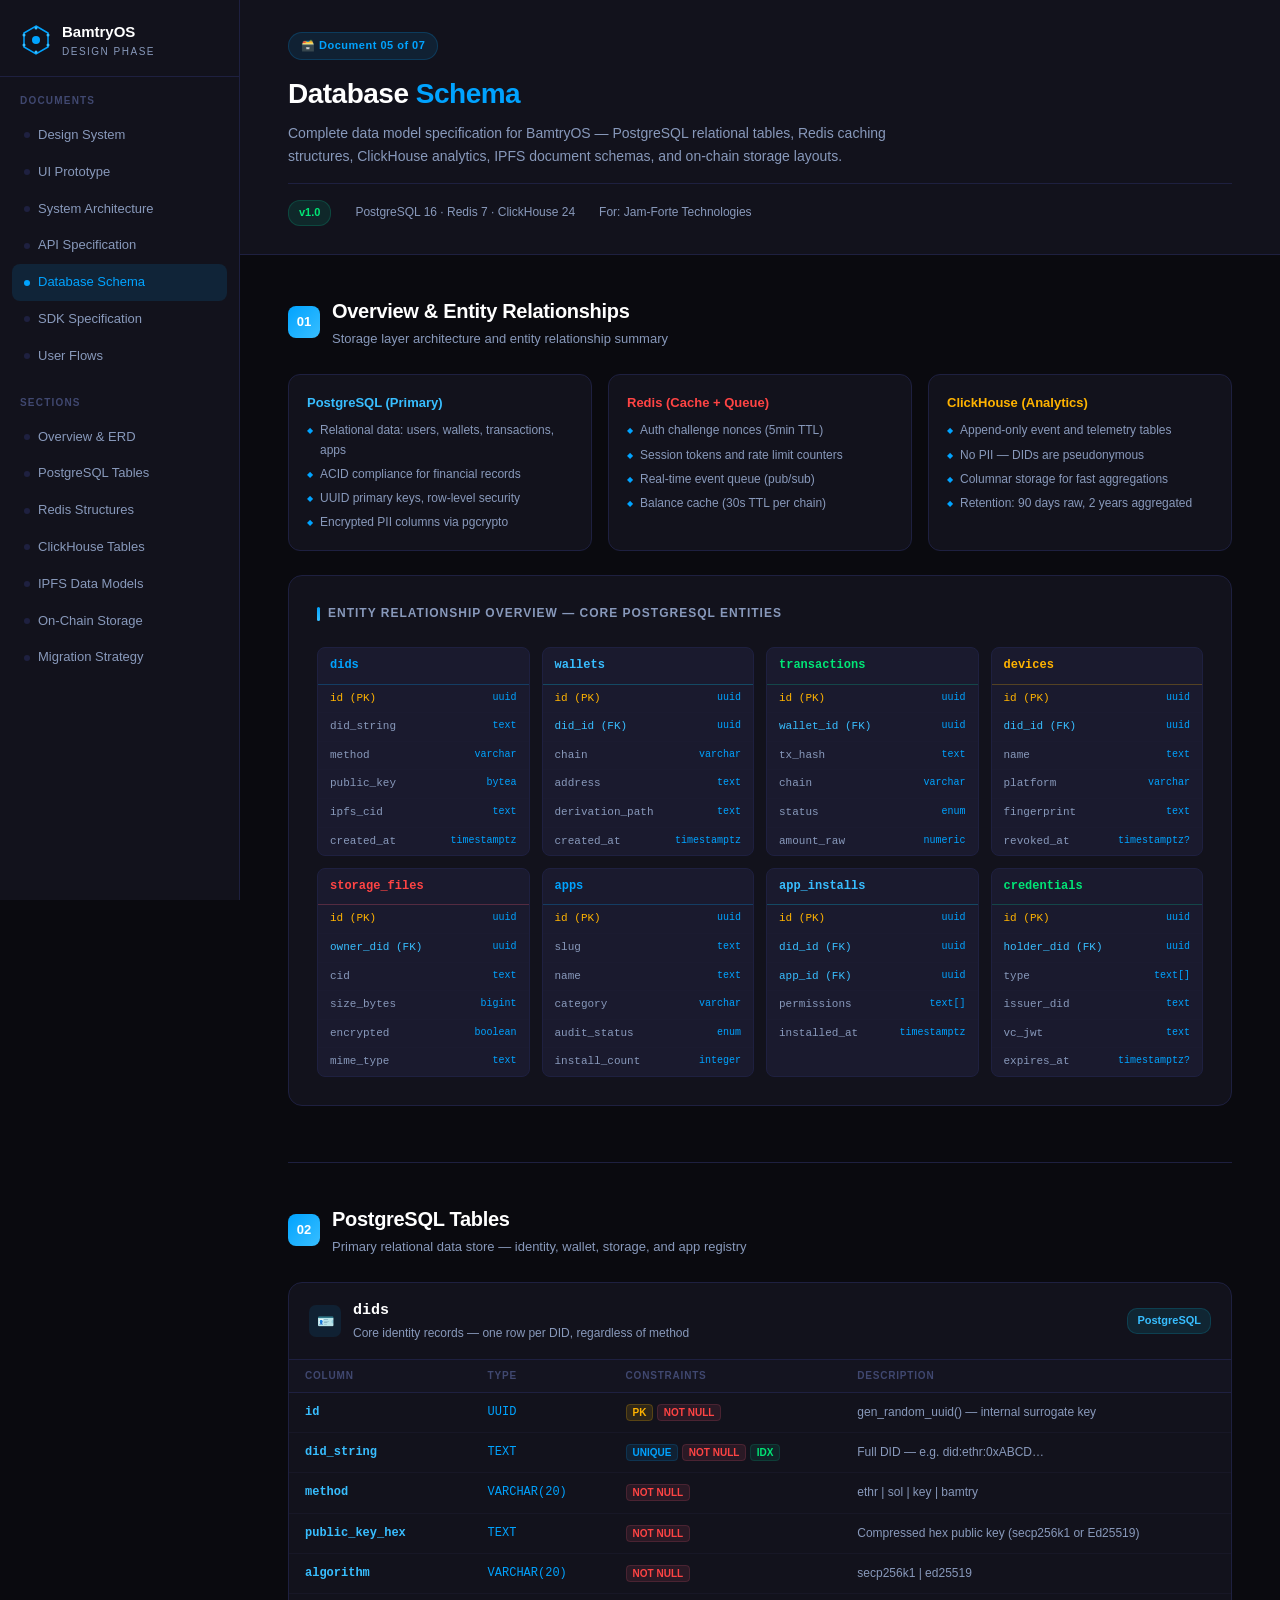
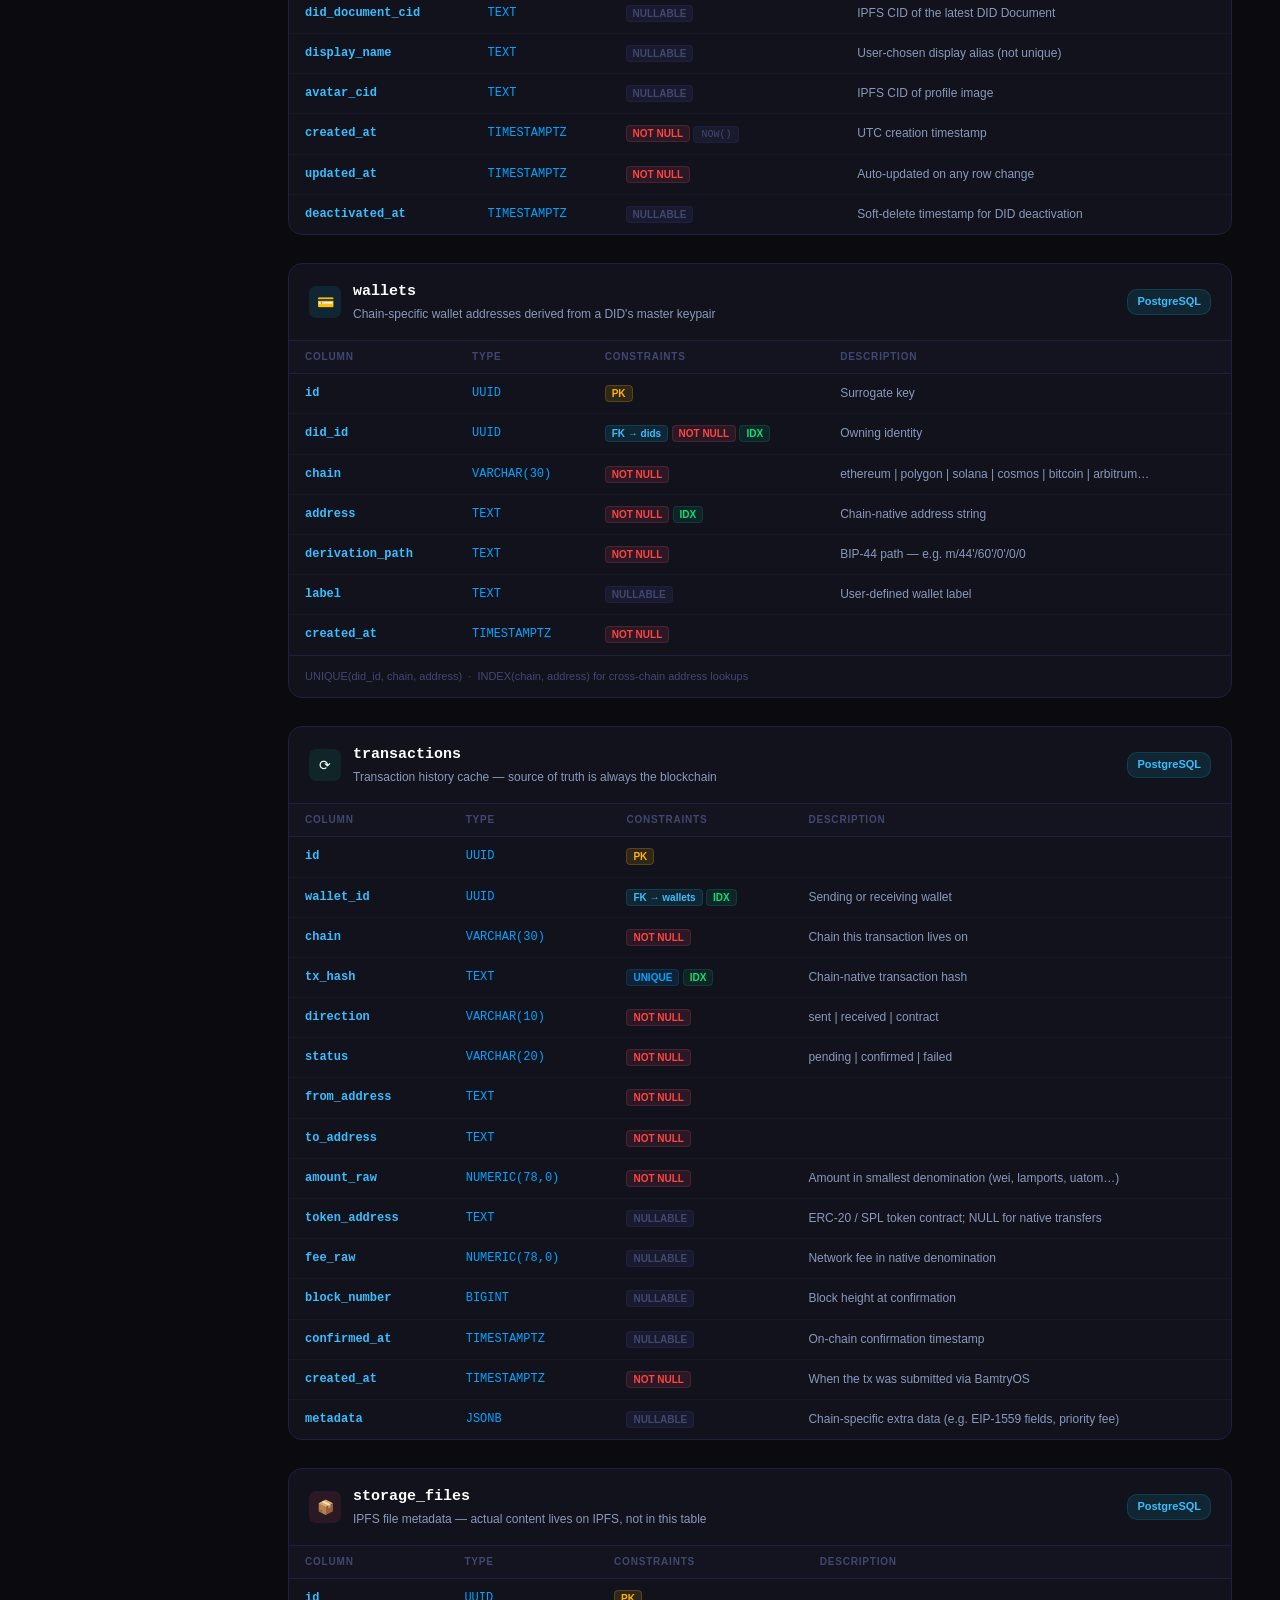
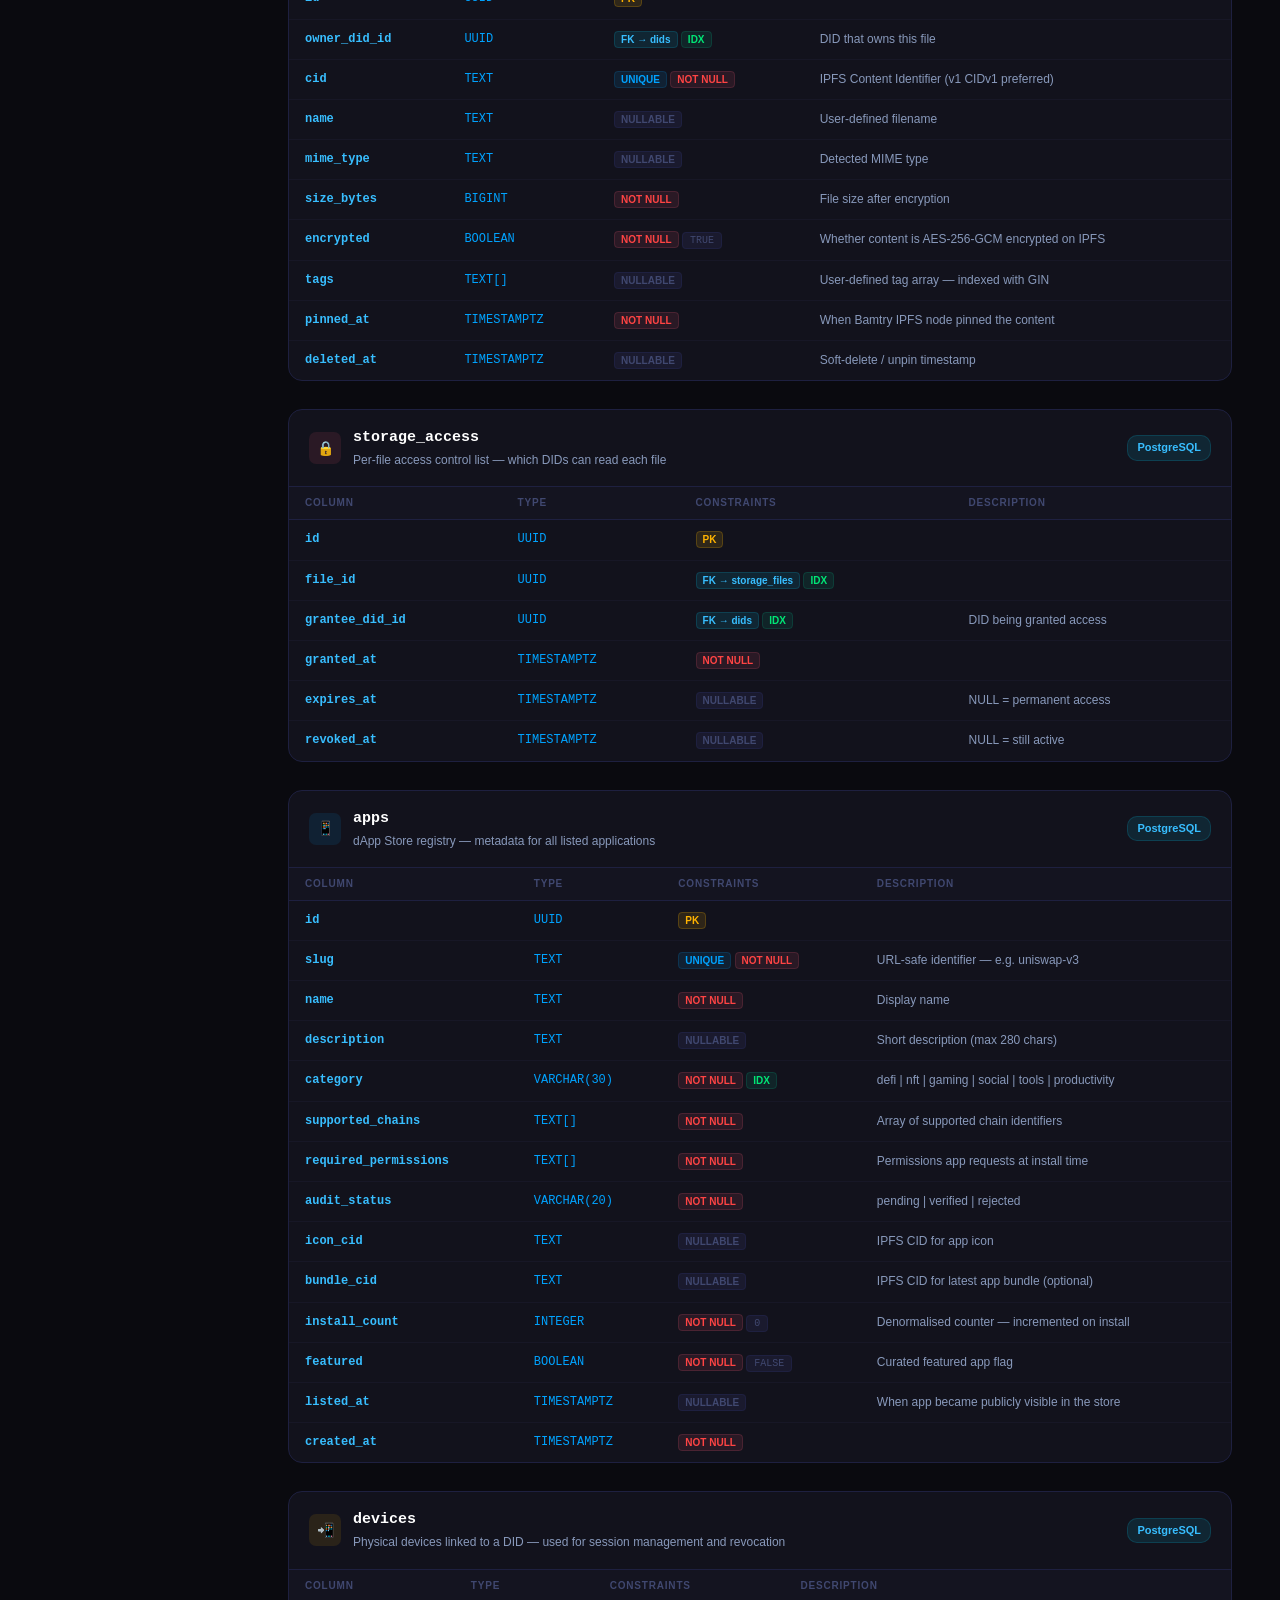
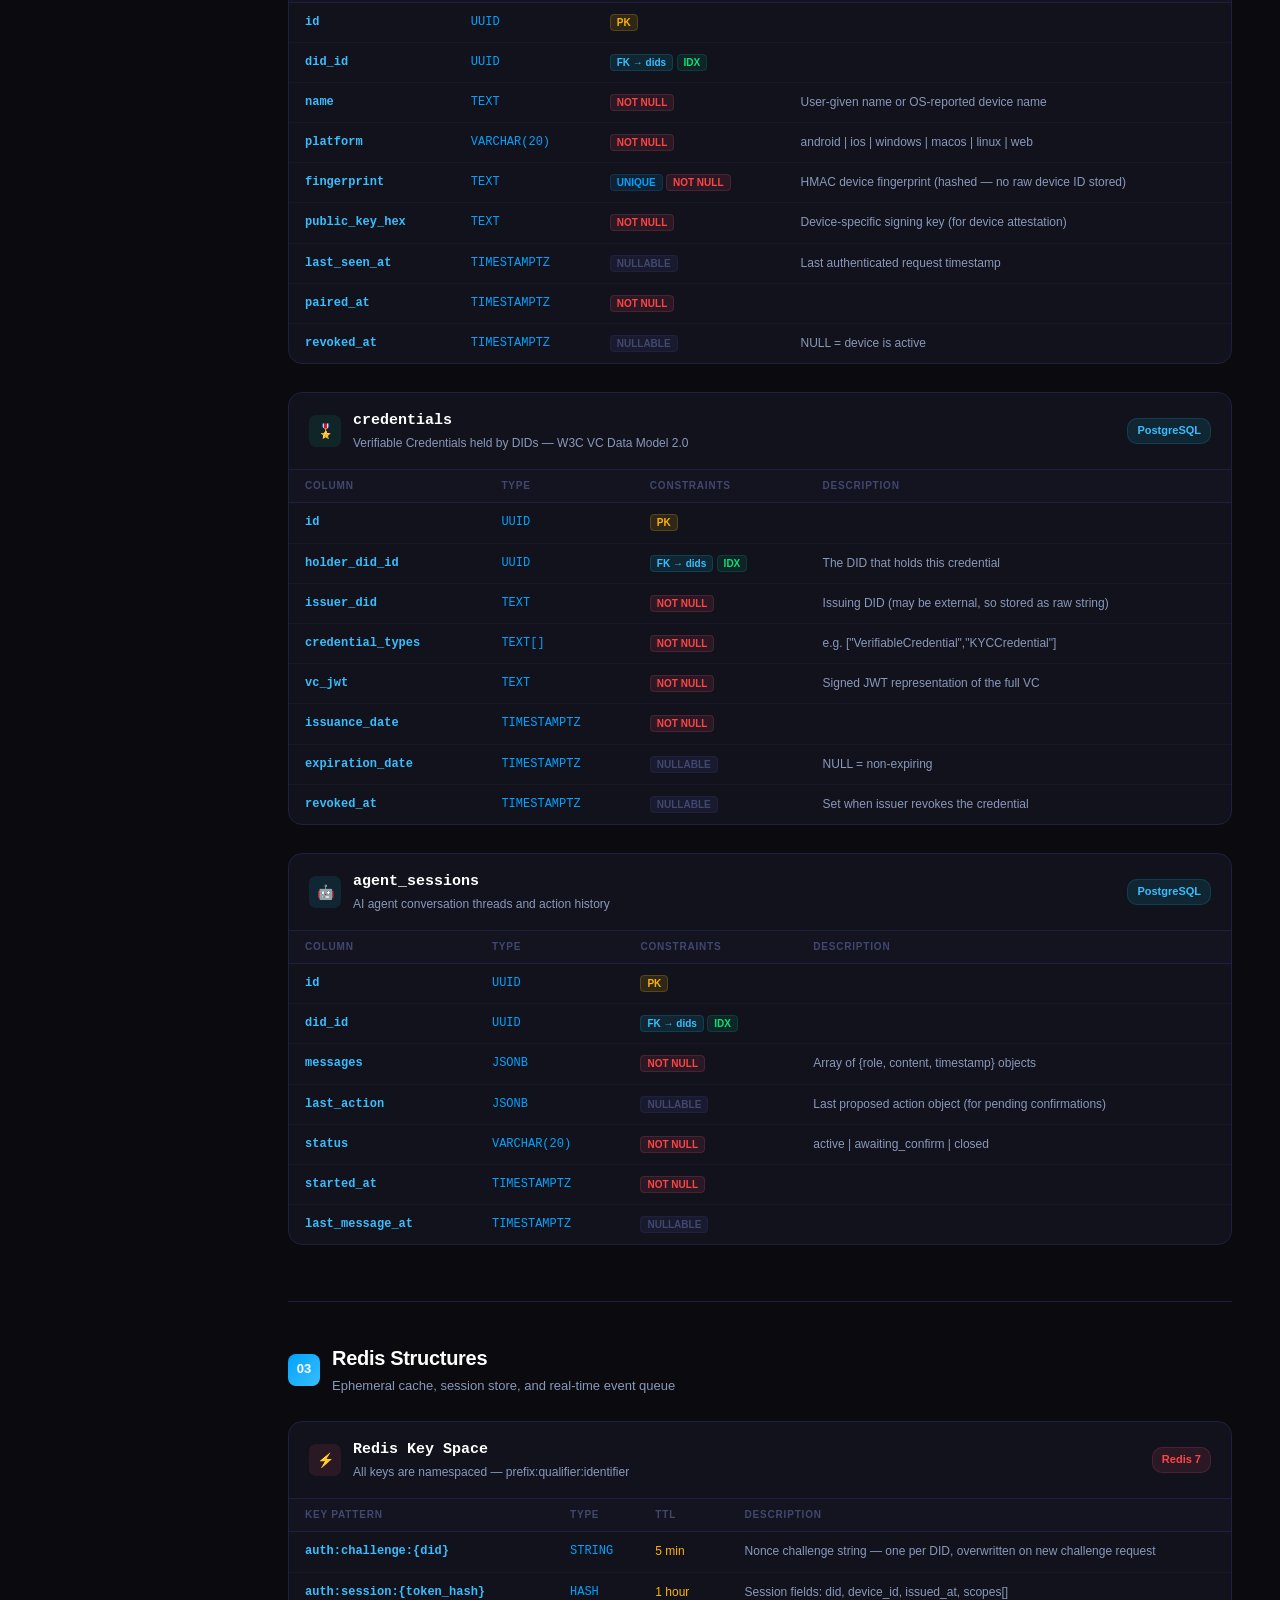
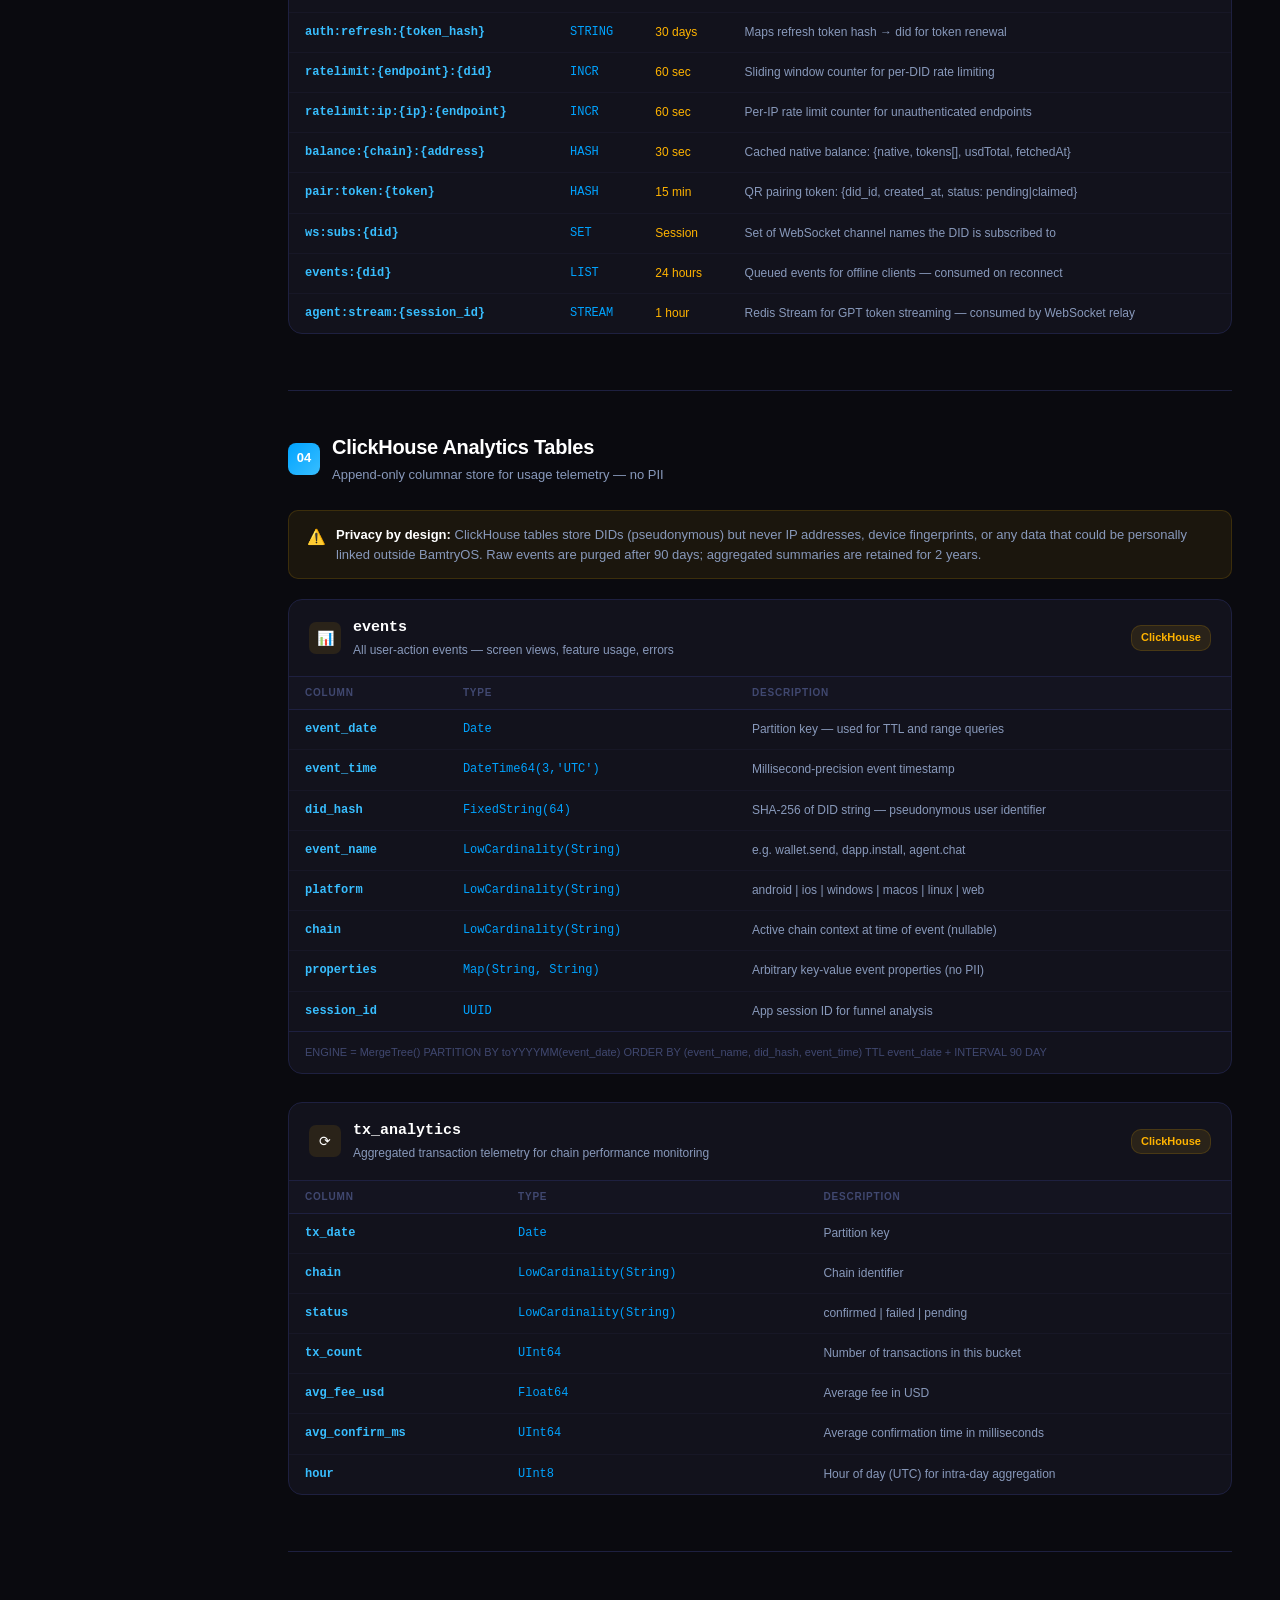
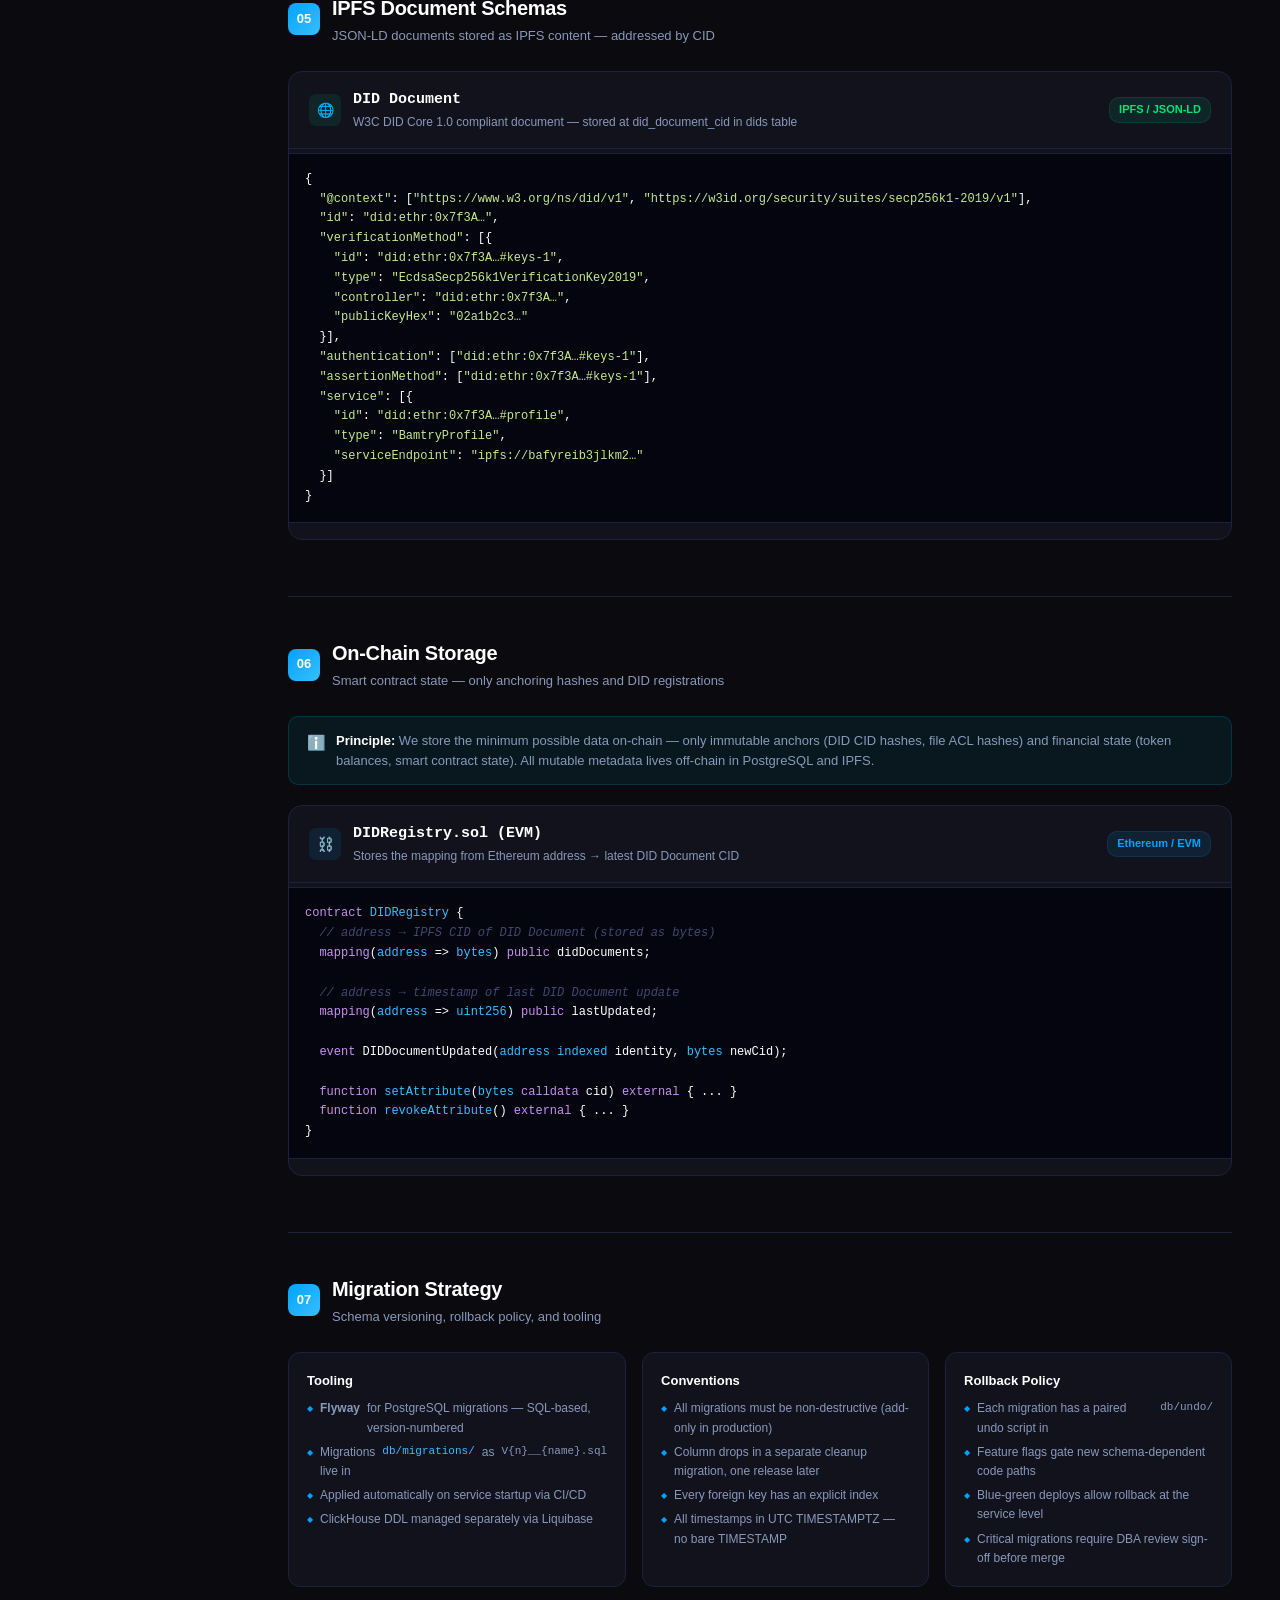
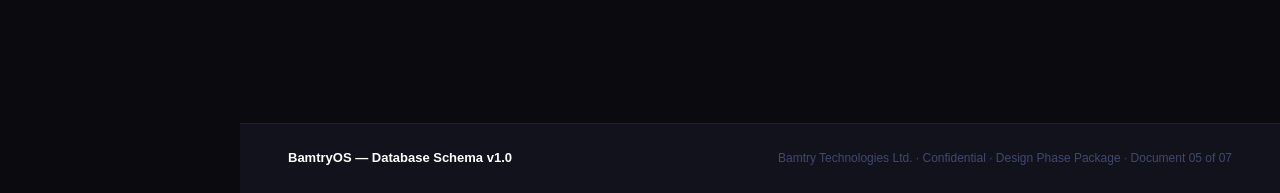
<file: 05_Database_Schema.html>
<!DOCTYPE html>
<html lang="en">
<head>
<meta charset="UTF-8">
<meta name="viewport" content="width=device-width, initial-scale=1.0">
<title>BamtryOS — Database Schema</title>
<style>
  :root {
    --bg:#0A0A0F; --surface:#12121C; --surface2:#1A1A2E; --border:#1E2040;
    --accent:#00A3FF; --cyan:#38BEFF; --green:#00E676; --red:#FF4444;
    --yellow:#FFB300; --text:#FFFFFF; --text2:#8899BB; --text3:#404870;
    --font:'Inter',-apple-system,BlinkMacSystemFont,sans-serif;--font-heading:'Space Grotesk',-apple-system,sans-serif;
    --mono:'JetBrains Mono','Fira Code',monospace;
  }
  *{box-sizing:border-box;margin:0;padding:0;}
  body{background:var(--bg);color:var(--text);font-family:var(--font);font-size:14px;line-height:1.6;}

  .sidebar{position:fixed;top:0;left:0;width:240px;height:100vh;background:var(--surface);border-right:1px solid var(--border);overflow-y:auto;z-index:100;padding:0 0 40px;}
  .sidebar-logo{display:flex;align-items:center;gap:10px;padding:20px 20px 16px;border-bottom:1px solid var(--border);}
  .logo-text{font-size:15px;font-weight:700;} .logo-sub{font-size:10px;color:var(--text2);letter-spacing:1.5px;text-transform:uppercase;}
  .sidebar-section{padding:16px 12px 4px;}
  .sidebar-section-label{font-size:10px;font-weight:600;color:var(--text3);letter-spacing:1.2px;text-transform:uppercase;padding:0 8px 8px;}
  .sidebar-item{display:flex;align-items:center;gap:8px;padding:8px 12px;border-radius:8px;color:var(--text2);font-size:13px;cursor:pointer;transition:all 0.15s;text-decoration:none;}
  .sidebar-item:hover{background:var(--surface2);color:var(--text);}
  .sidebar-item.active{background:rgba(0,163,255,0.12);color:var(--accent);}
  .sidebar-item .dot{width:6px;height:6px;border-radius:50%;background:var(--border);flex-shrink:0;}
  .sidebar-item.active .dot{background:var(--accent);}

  .main{margin-left:240px;min-height:100vh;}
  .page-header{background:var(--surface);border-bottom:1px solid var(--border);padding:32px 48px 28px;position:sticky;top:0;z-index:50;}
  .header-tag{display:inline-flex;align-items:center;gap:6px;background:rgba(0,163,255,0.10);border:1px solid rgba(0,163,255,0.20);border-radius:20px;padding:4px 12px;font-size:11px;font-weight:600;color:var(--accent);letter-spacing:0.5px;margin-bottom:12px;}
  .page-title{font-size:28px;font-weight:700;letter-spacing:-0.5px;margin-bottom:6px;}
  .page-title span{color:var(--accent);}
  .page-desc{color:var(--text2);font-size:14px;max-width:640px;}
  .header-meta{display:flex;align-items:center;gap:24px;margin-top:16px;padding-top:16px;border-top:1px solid var(--border);}
  .meta-item{display:flex;align-items:center;gap:8px;font-size:12px;color:var(--text2);}
  .meta-badge{padding:3px 10px;border-radius:12px;font-size:11px;font-weight:600;background:rgba(0,200,150,0.12);color:var(--green);border:1px solid rgba(0,200,150,0.2);}

  .content{padding:40px 48px 80px;max-width:1160px;}
  .section{margin-bottom:56px;}
  .section-header{display:flex;align-items:center;gap:12px;margin-bottom:24px;}
  .section-number{width:32px;height:32px;border-radius:8px;background:linear-gradient(135deg,var(--accent),var(--cyan));display:flex;align-items:center;justify-content:center;font-size:13px;font-weight:700;color:#fff;flex-shrink:0;}
  .section-title{font-size:20px;font-weight:700;letter-spacing:-0.3px;}
  .section-subtitle{font-size:13px;color:var(--text2);margin-top:2px;}
  .divider{border:none;border-top:1px solid var(--border);margin:0 0 40px;}

  /* Table card */
  .table-card{background:var(--surface);border:1px solid var(--border);border-radius:14px;overflow:hidden;margin-bottom:28px;}
  .table-card-header{padding:16px 20px;border-bottom:1px solid var(--border);display:flex;align-items:center;gap:12px;}
  .table-icon{width:32px;height:32px;border-radius:7px;display:flex;align-items:center;justify-content:center;font-size:14px;flex-shrink:0;}
  .table-name{font-size:15px;font-weight:700;font-family:var(--mono);}
  .table-desc{font-size:12px;color:var(--text2);margin-top:1px;}
  .table-engine{font-size:11px;font-weight:600;padding:3px 9px;border-radius:10px;margin-left:auto;flex-shrink:0;}
  .te-pg{background:rgba(0,212,255,0.1);color:var(--cyan);border:1px solid rgba(0,212,255,0.15);}
  .te-redis{background:rgba(255,92,122,0.1);color:var(--red);border:1px solid rgba(255,92,122,0.15);}
  .te-ch{background:rgba(255,184,0,0.1);color:var(--yellow);border:1px solid rgba(255,184,0,0.15);}
  .te-ipfs{background:rgba(0,200,150,0.1);color:var(--green);border:1px solid rgba(0,200,150,0.15);}
  .te-onchain{background:rgba(0,163,255,0.10);color:var(--accent);border:1px solid rgba(0,163,255,0.15);}

  .schema-table{width:100%;border-collapse:collapse;}
  .schema-table th{text-align:left;padding:8px 16px;font-size:10px;font-weight:600;color:var(--text3);letter-spacing:0.8px;text-transform:uppercase;border-bottom:1px solid var(--border);background:rgba(22,22,37,0.5);}
  .schema-table td{padding:10px 16px;font-size:12px;border-bottom:1px solid rgba(30,30,53,0.4);vertical-align:middle;}
  .schema-table tr:last-child td{border-bottom:none;}
  .schema-table tr:hover td{background:rgba(124,111,255,0.04);}
  .col-name{font-family:var(--mono);color:var(--cyan);font-weight:600;white-space:nowrap;}
  .col-type{font-family:var(--mono);color:var(--accent);font-size:11px;white-space:nowrap;}
  .col-desc{color:var(--text2);}
  .badge-pk{background:rgba(255,184,0,0.12);color:var(--yellow);border:1px solid rgba(255,184,0,0.2);padding:2px 6px;border-radius:4px;font-size:10px;font-weight:700;}
  .badge-fk{background:rgba(0,212,255,0.1);color:var(--cyan);border:1px solid rgba(0,212,255,0.15);padding:2px 6px;border-radius:4px;font-size:10px;font-weight:700;}
  .badge-idx{background:rgba(0,200,150,0.1);color:var(--green);border:1px solid rgba(0,200,150,0.15);padding:2px 6px;border-radius:4px;font-size:10px;font-weight:700;}
  .badge-unique{background:rgba(0,163,255,0.10);color:var(--accent);border:1px solid rgba(0,163,255,0.15);padding:2px 6px;border-radius:4px;font-size:10px;font-weight:700;}
  .badge-nn{background:rgba(255,92,122,0.1);color:var(--red);border:1px solid rgba(255,92,122,0.15);padding:2px 6px;border-radius:4px;font-size:10px;font-weight:700;}
  .badge-null{background:var(--surface2);color:var(--text3);border:1px solid var(--border);padding:2px 6px;border-radius:4px;font-size:10px;font-weight:600;}
  .badge-default{background:var(--surface2);color:var(--text3);border:1px solid var(--border);padding:2px 7px;border-radius:4px;font-size:10px;font-family:var(--mono);}

  /* ERD diagram */
  .erd-box{background:var(--surface);border:1px solid var(--border);border-radius:14px;padding:28px;margin-bottom:28px;overflow:auto;}
  .erd-title{font-size:12px;font-weight:600;color:var(--text2);letter-spacing:1px;text-transform:uppercase;margin-bottom:24px;display:flex;align-items:center;gap:8px;}
  .erd-title::before{content:'';display:block;width:3px;height:14px;background:linear-gradient(to bottom,var(--accent),var(--cyan));border-radius:2px;}
  .erd-grid{display:grid;grid-template-columns:repeat(4,1fr);gap:12px;}
  .erd-entity{background:var(--surface2);border:1px solid var(--border);border-radius:8px;overflow:hidden;min-width:160px;}
  .erd-entity-header{padding:8px 12px;font-size:12px;font-weight:700;font-family:var(--mono);border-bottom:1px solid var(--border);}
  .erd-entity-field{padding:5px 12px;font-size:11px;font-family:var(--mono);color:var(--text2);display:flex;justify-content:space-between;gap:8px;border-bottom:1px solid rgba(30,30,53,0.3);}
  .erd-entity-field:last-child{border-bottom:none;}
  .erd-field-type{color:var(--accent);font-size:10px;}
  .erd-pk{color:var(--yellow) !important;}
  .erd-fk{color:var(--cyan) !important;}

  /* Code block */
  .code-block{background:#050510;border:1px solid var(--border);border-radius:8px;padding:16px;font-family:var(--mono);font-size:12px;line-height:1.65;overflow-x:auto;margin-top:8px;}
  .c-kw{color:#C792EA;} .c-str{color:#C3E88D;} .c-num{color:#F78C6C;} .c-cmt{color:var(--text3);font-style:italic;} .c-type{color:var(--cyan);}

  /* Info card row */
  .info-grid{display:grid;grid-template-columns:repeat(3,1fr);gap:16px;margin-bottom:24px;}
  .info-card{background:var(--surface);border:1px solid var(--border);border-radius:12px;padding:18px;}
  .info-card-title{font-size:13px;font-weight:600;margin-bottom:8px;}
  .info-list{list-style:none;display:flex;flex-direction:column;gap:5px;}
  .info-list li{font-size:12px;color:var(--text2);display:flex;align-items:flex-start;gap:7px;}
  .info-list li::before{content:'◆';color:var(--accent);font-size:8px;margin-top:4px;flex-shrink:0;}

  /* Callout */
  .callout{border-radius:10px;padding:14px 18px;margin:16px 0;display:flex;gap:10px;align-items:flex-start;}
  .callout-info{background:rgba(0,212,255,0.07);border:1px solid rgba(0,212,255,0.15);}
  .callout-warn{background:rgba(255,184,0,0.07);border:1px solid rgba(255,184,0,0.15);}
  .callout-icon{font-size:15px;flex-shrink:0;}
  .callout-text{font-size:13px;color:var(--text2);line-height:1.5;}
  .callout-text strong{color:var(--text);}

  .doc-footer{background:var(--surface);border-top:1px solid var(--border);padding:24px 48px;margin-left:240px;display:flex;align-items:center;justify-content:space-between;}
  .footer-brand{font-size:13px;font-weight:600;} .footer-meta{font-size:12px;color:var(--text3);}
  ::-webkit-scrollbar{width:6px;height:6px;} ::-webkit-scrollbar-track{background:var(--bg);} ::-webkit-scrollbar-thumb{background:var(--border);border-radius:3px;}

  h1, h2, h3, h4, .page-title, .section-title, .flow-title, .card-title, .onboard-title, .wallet-balance, .stat-value {
    font-family: var(--font-heading);
  }
</style>
</head>
<body>

<nav class="sidebar">
  <div class="sidebar-logo">
    <svg width="32" height="32" viewBox="0 0 32 32" fill="none">
      <polygon points="16,2 28,9 28,23 16,30 4,23 4,9" fill="none" stroke="#00A3FF" stroke-width="1.5"/>
      <circle cx="16" cy="16" r="4" fill="#00A3FF"/>
      <circle cx="16" cy="4" r="1.5" fill="#38BEFF"/><circle cx="28" cy="11" r="1.5" fill="#38BEFF"/>
      <circle cx="28" cy="21" r="1.5" fill="#38BEFF"/><circle cx="16" cy="28" r="1.5" fill="#38BEFF"/>
      <circle cx="4" cy="21" r="1.5" fill="#38BEFF"/><circle cx="4" cy="11" r="1.5" fill="#38BEFF"/>
    </svg>
    <div><div class="logo-text">BamtryOS</div><div class="logo-sub">Design Phase</div></div>
  </div>
  <div class="sidebar-section">
    <div class="sidebar-section-label">Documents</div>
    <a class="sidebar-item" href="01_Design_System.html"><span class="dot"></span>Design System</a>
    <a class="sidebar-item" href="02_UI_Prototype.html"><span class="dot"></span>UI Prototype</a>
    <a class="sidebar-item" href="03_System_Architecture.html"><span class="dot"></span>System Architecture</a>
    <a class="sidebar-item" href="04_API_Specification.html"><span class="dot"></span>API Specification</a>
    <a class="sidebar-item active" href="#"><span class="dot"></span>Database Schema</a>
    <a class="sidebar-item" href="06_SDK_Specification.html"><span class="dot"></span>SDK Specification</a>
    <a class="sidebar-item" href="07_User_Flows.html"><span class="dot"></span>User Flows</a>
  </div>
  <div class="sidebar-section">
    <div class="sidebar-section-label">Sections</div>
    <a class="sidebar-item" href="#overview"><span class="dot"></span>Overview & ERD</a>
    <a class="sidebar-item" href="#postgres"><span class="dot"></span>PostgreSQL Tables</a>
    <a class="sidebar-item" href="#redis"><span class="dot"></span>Redis Structures</a>
    <a class="sidebar-item" href="#clickhouse"><span class="dot"></span>ClickHouse Tables</a>
    <a class="sidebar-item" href="#ipfs"><span class="dot"></span>IPFS Data Models</a>
    <a class="sidebar-item" href="#onchain"><span class="dot"></span>On-Chain Storage</a>
    <a class="sidebar-item" href="#migrations"><span class="dot"></span>Migration Strategy</a>
  </div>
</nav>

<main class="main">
  <div class="page-header">
    <div class="header-tag">🗃️ Document 05 of 07</div>
    <h1 class="page-title">Database <span>Schema</span></h1>
    <p class="page-desc">Complete data model specification for BamtryOS — PostgreSQL relational tables, Redis caching structures, ClickHouse analytics, IPFS document schemas, and on-chain storage layouts.</p>
    <div class="header-meta">
      <div class="meta-item"><span class="meta-badge">v1.0</span></div>
      <div class="meta-item">PostgreSQL 16 · Redis 7 · ClickHouse 24</div>
      <div class="meta-item">For: Jam-Forte Technologies</div>
    </div>
  </div>

  <div class="content">

    <!-- 1. Overview & ERD -->
    <div class="section" id="overview">
      <div class="section-header">
        <div class="section-number">01</div>
        <div><div class="section-title">Overview &amp; Entity Relationships</div><div class="section-subtitle">Storage layer architecture and entity relationship summary</div></div>
      </div>

      <div class="info-grid">
        <div class="info-card">
          <div class="info-card-title" style="color:var(--cyan);">PostgreSQL (Primary)</div>
          <ul class="info-list">
            <li>Relational data: users, wallets, transactions, apps</li>
            <li>ACID compliance for financial records</li>
            <li>UUID primary keys, row-level security</li>
            <li>Encrypted PII columns via pgcrypto</li>
          </ul>
        </div>
        <div class="info-card">
          <div class="info-card-title" style="color:var(--red);">Redis (Cache + Queue)</div>
          <ul class="info-list">
            <li>Auth challenge nonces (5min TTL)</li>
            <li>Session tokens and rate limit counters</li>
            <li>Real-time event queue (pub/sub)</li>
            <li>Balance cache (30s TTL per chain)</li>
          </ul>
        </div>
        <div class="info-card">
          <div class="info-card-title" style="color:var(--yellow);">ClickHouse (Analytics)</div>
          <ul class="info-list">
            <li>Append-only event and telemetry tables</li>
            <li>No PII — DIDs are pseudonymous</li>
            <li>Columnar storage for fast aggregations</li>
            <li>Retention: 90 days raw, 2 years aggregated</li>
          </ul>
        </div>
      </div>

      <div class="erd-box">
        <div class="erd-title">Entity Relationship Overview — Core PostgreSQL Entities</div>
        <div class="erd-grid" style="grid-template-columns:repeat(4,1fr);">

          <div class="erd-entity">
            <div class="erd-entity-header" style="color:var(--accent);border-color:rgba(0,163,255,0.25);">dids</div>
            <div class="erd-entity-field"><span class="erd-pk">id (PK)</span><span class="erd-field-type">uuid</span></div>
            <div class="erd-entity-field"><span>did_string</span><span class="erd-field-type">text</span></div>
            <div class="erd-entity-field"><span>method</span><span class="erd-field-type">varchar</span></div>
            <div class="erd-entity-field"><span>public_key</span><span class="erd-field-type">bytea</span></div>
            <div class="erd-entity-field"><span>ipfs_cid</span><span class="erd-field-type">text</span></div>
            <div class="erd-entity-field"><span>created_at</span><span class="erd-field-type">timestamptz</span></div>
          </div>

          <div class="erd-entity">
            <div class="erd-entity-header" style="color:var(--cyan);border-color:rgba(0,212,255,0.25);">wallets</div>
            <div class="erd-entity-field"><span class="erd-pk">id (PK)</span><span class="erd-field-type">uuid</span></div>
            <div class="erd-entity-field"><span class="erd-fk">did_id (FK)</span><span class="erd-field-type">uuid</span></div>
            <div class="erd-entity-field"><span>chain</span><span class="erd-field-type">varchar</span></div>
            <div class="erd-entity-field"><span>address</span><span class="erd-field-type">text</span></div>
            <div class="erd-entity-field"><span>derivation_path</span><span class="erd-field-type">text</span></div>
            <div class="erd-entity-field"><span>created_at</span><span class="erd-field-type">timestamptz</span></div>
          </div>

          <div class="erd-entity">
            <div class="erd-entity-header" style="color:var(--green);border-color:rgba(0,200,150,0.25);">transactions</div>
            <div class="erd-entity-field"><span class="erd-pk">id (PK)</span><span class="erd-field-type">uuid</span></div>
            <div class="erd-entity-field"><span class="erd-fk">wallet_id (FK)</span><span class="erd-field-type">uuid</span></div>
            <div class="erd-entity-field"><span>tx_hash</span><span class="erd-field-type">text</span></div>
            <div class="erd-entity-field"><span>chain</span><span class="erd-field-type">varchar</span></div>
            <div class="erd-entity-field"><span>status</span><span class="erd-field-type">enum</span></div>
            <div class="erd-entity-field"><span>amount_raw</span><span class="erd-field-type">numeric</span></div>
          </div>

          <div class="erd-entity">
            <div class="erd-entity-header" style="color:var(--yellow);border-color:rgba(255,184,0,0.25);">devices</div>
            <div class="erd-entity-field"><span class="erd-pk">id (PK)</span><span class="erd-field-type">uuid</span></div>
            <div class="erd-entity-field"><span class="erd-fk">did_id (FK)</span><span class="erd-field-type">uuid</span></div>
            <div class="erd-entity-field"><span>name</span><span class="erd-field-type">text</span></div>
            <div class="erd-entity-field"><span>platform</span><span class="erd-field-type">varchar</span></div>
            <div class="erd-entity-field"><span>fingerprint</span><span class="erd-field-type">text</span></div>
            <div class="erd-entity-field"><span>revoked_at</span><span class="erd-field-type">timestamptz?</span></div>
          </div>

          <div class="erd-entity">
            <div class="erd-entity-header" style="color:var(--red);border-color:rgba(255,92,122,0.25);">storage_files</div>
            <div class="erd-entity-field"><span class="erd-pk">id (PK)</span><span class="erd-field-type">uuid</span></div>
            <div class="erd-entity-field"><span class="erd-fk">owner_did (FK)</span><span class="erd-field-type">uuid</span></div>
            <div class="erd-entity-field"><span>cid</span><span class="erd-field-type">text</span></div>
            <div class="erd-entity-field"><span>size_bytes</span><span class="erd-field-type">bigint</span></div>
            <div class="erd-entity-field"><span>encrypted</span><span class="erd-field-type">boolean</span></div>
            <div class="erd-entity-field"><span>mime_type</span><span class="erd-field-type">text</span></div>
          </div>

          <div class="erd-entity">
            <div class="erd-entity-header" style="color:var(--accent);border-color:rgba(0,163,255,0.25);">apps</div>
            <div class="erd-entity-field"><span class="erd-pk">id (PK)</span><span class="erd-field-type">uuid</span></div>
            <div class="erd-entity-field"><span>slug</span><span class="erd-field-type">text</span></div>
            <div class="erd-entity-field"><span>name</span><span class="erd-field-type">text</span></div>
            <div class="erd-entity-field"><span>category</span><span class="erd-field-type">varchar</span></div>
            <div class="erd-entity-field"><span>audit_status</span><span class="erd-field-type">enum</span></div>
            <div class="erd-entity-field"><span>install_count</span><span class="erd-field-type">integer</span></div>
          </div>

          <div class="erd-entity">
            <div class="erd-entity-header" style="color:var(--cyan);border-color:rgba(0,212,255,0.25);">app_installs</div>
            <div class="erd-entity-field"><span class="erd-pk">id (PK)</span><span class="erd-field-type">uuid</span></div>
            <div class="erd-entity-field"><span class="erd-fk">did_id (FK)</span><span class="erd-field-type">uuid</span></div>
            <div class="erd-entity-field"><span class="erd-fk">app_id (FK)</span><span class="erd-field-type">uuid</span></div>
            <div class="erd-entity-field"><span>permissions</span><span class="erd-field-type">text[]</span></div>
            <div class="erd-entity-field"><span>installed_at</span><span class="erd-field-type">timestamptz</span></div>
          </div>

          <div class="erd-entity">
            <div class="erd-entity-header" style="color:var(--green);border-color:rgba(0,200,150,0.25);">credentials</div>
            <div class="erd-entity-field"><span class="erd-pk">id (PK)</span><span class="erd-field-type">uuid</span></div>
            <div class="erd-entity-field"><span class="erd-fk">holder_did (FK)</span><span class="erd-field-type">uuid</span></div>
            <div class="erd-entity-field"><span>type</span><span class="erd-field-type">text[]</span></div>
            <div class="erd-entity-field"><span>issuer_did</span><span class="erd-field-type">text</span></div>
            <div class="erd-entity-field"><span>vc_jwt</span><span class="erd-field-type">text</span></div>
            <div class="erd-entity-field"><span>expires_at</span><span class="erd-field-type">timestamptz?</span></div>
          </div>

        </div>
      </div>
    </div>

    <hr class="divider">

    <!-- 2. PostgreSQL Tables -->
    <div class="section" id="postgres">
      <div class="section-header">
        <div class="section-number">02</div>
        <div><div class="section-title">PostgreSQL Tables</div><div class="section-subtitle">Primary relational data store — identity, wallet, storage, and app registry</div></div>
      </div>

      <!-- dids -->
      <div class="table-card">
        <div class="table-card-header">
          <div class="table-icon" style="background:rgba(0,163,255,0.10);">🪪</div>
          <div><div class="table-name">dids</div><div class="table-desc">Core identity records — one row per DID, regardless of method</div></div>
          <span class="table-engine te-pg">PostgreSQL</span>
        </div>
        <table class="schema-table">
          <thead><tr><th>Column</th><th>Type</th><th>Constraints</th><th>Description</th></tr></thead>
          <tbody>
            <tr><td class="col-name">id</td><td class="col-type">UUID</td><td><span class="badge-pk">PK</span> <span class="badge-nn">NOT NULL</span></td><td class="col-desc">gen_random_uuid() — internal surrogate key</td></tr>
            <tr><td class="col-name">did_string</td><td class="col-type">TEXT</td><td><span class="badge-unique">UNIQUE</span> <span class="badge-nn">NOT NULL</span> <span class="badge-idx">IDX</span></td><td class="col-desc">Full DID — e.g. did:ethr:0xABCD…</td></tr>
            <tr><td class="col-name">method</td><td class="col-type">VARCHAR(20)</td><td><span class="badge-nn">NOT NULL</span></td><td class="col-desc">ethr | sol | key | bamtry</td></tr>
            <tr><td class="col-name">public_key_hex</td><td class="col-type">TEXT</td><td><span class="badge-nn">NOT NULL</span></td><td class="col-desc">Compressed hex public key (secp256k1 or Ed25519)</td></tr>
            <tr><td class="col-name">algorithm</td><td class="col-type">VARCHAR(20)</td><td><span class="badge-nn">NOT NULL</span></td><td class="col-desc">secp256k1 | ed25519</td></tr>
            <tr><td class="col-name">did_document_cid</td><td class="col-type">TEXT</td><td><span class="badge-null">NULLABLE</span></td><td class="col-desc">IPFS CID of the latest DID Document</td></tr>
            <tr><td class="col-name">display_name</td><td class="col-type">TEXT</td><td><span class="badge-null">NULLABLE</span></td><td class="col-desc">User-chosen display alias (not unique)</td></tr>
            <tr><td class="col-name">avatar_cid</td><td class="col-type">TEXT</td><td><span class="badge-null">NULLABLE</span></td><td class="col-desc">IPFS CID of profile image</td></tr>
            <tr><td class="col-name">created_at</td><td class="col-type">TIMESTAMPTZ</td><td><span class="badge-nn">NOT NULL</span> <span class="badge-default">NOW()</span></td><td class="col-desc">UTC creation timestamp</td></tr>
            <tr><td class="col-name">updated_at</td><td class="col-type">TIMESTAMPTZ</td><td><span class="badge-nn">NOT NULL</span></td><td class="col-desc">Auto-updated on any row change</td></tr>
            <tr><td class="col-name">deactivated_at</td><td class="col-type">TIMESTAMPTZ</td><td><span class="badge-null">NULLABLE</span></td><td class="col-desc">Soft-delete timestamp for DID deactivation</td></tr>
          </tbody>
        </table>
      </div>

      <!-- wallets -->
      <div class="table-card">
        <div class="table-card-header">
          <div class="table-icon" style="background:rgba(0,212,255,0.1);">💳</div>
          <div><div class="table-name">wallets</div><div class="table-desc">Chain-specific wallet addresses derived from a DID's master keypair</div></div>
          <span class="table-engine te-pg">PostgreSQL</span>
        </div>
        <table class="schema-table">
          <thead><tr><th>Column</th><th>Type</th><th>Constraints</th><th>Description</th></tr></thead>
          <tbody>
            <tr><td class="col-name">id</td><td class="col-type">UUID</td><td><span class="badge-pk">PK</span></td><td class="col-desc">Surrogate key</td></tr>
            <tr><td class="col-name">did_id</td><td class="col-type">UUID</td><td><span class="badge-fk">FK → dids</span> <span class="badge-nn">NOT NULL</span> <span class="badge-idx">IDX</span></td><td class="col-desc">Owning identity</td></tr>
            <tr><td class="col-name">chain</td><td class="col-type">VARCHAR(30)</td><td><span class="badge-nn">NOT NULL</span></td><td class="col-desc">ethereum | polygon | solana | cosmos | bitcoin | arbitrum…</td></tr>
            <tr><td class="col-name">address</td><td class="col-type">TEXT</td><td><span class="badge-nn">NOT NULL</span> <span class="badge-idx">IDX</span></td><td class="col-desc">Chain-native address string</td></tr>
            <tr><td class="col-name">derivation_path</td><td class="col-type">TEXT</td><td><span class="badge-nn">NOT NULL</span></td><td class="col-desc">BIP-44 path — e.g. m/44'/60'/0'/0/0</td></tr>
            <tr><td class="col-name">label</td><td class="col-type">TEXT</td><td><span class="badge-null">NULLABLE</span></td><td class="col-desc">User-defined wallet label</td></tr>
            <tr><td class="col-name">created_at</td><td class="col-type">TIMESTAMPTZ</td><td><span class="badge-nn">NOT NULL</span></td><td class="col-desc"></td></tr>
          </tbody>
        </table>
        <div style="padding:12px 16px;border-top:1px solid var(--border);font-size:11px;color:var(--text3);">
          UNIQUE(did_id, chain, address) &nbsp;·&nbsp; INDEX(chain, address) for cross-chain address lookups
        </div>
      </div>

      <!-- transactions -->
      <div class="table-card">
        <div class="table-card-header">
          <div class="table-icon" style="background:rgba(0,200,150,0.1);">⟳</div>
          <div><div class="table-name">transactions</div><div class="table-desc">Transaction history cache — source of truth is always the blockchain</div></div>
          <span class="table-engine te-pg">PostgreSQL</span>
        </div>
        <table class="schema-table">
          <thead><tr><th>Column</th><th>Type</th><th>Constraints</th><th>Description</th></tr></thead>
          <tbody>
            <tr><td class="col-name">id</td><td class="col-type">UUID</td><td><span class="badge-pk">PK</span></td><td class="col-desc"></td></tr>
            <tr><td class="col-name">wallet_id</td><td class="col-type">UUID</td><td><span class="badge-fk">FK → wallets</span> <span class="badge-idx">IDX</span></td><td class="col-desc">Sending or receiving wallet</td></tr>
            <tr><td class="col-name">chain</td><td class="col-type">VARCHAR(30)</td><td><span class="badge-nn">NOT NULL</span></td><td class="col-desc">Chain this transaction lives on</td></tr>
            <tr><td class="col-name">tx_hash</td><td class="col-type">TEXT</td><td><span class="badge-unique">UNIQUE</span> <span class="badge-idx">IDX</span></td><td class="col-desc">Chain-native transaction hash</td></tr>
            <tr><td class="col-name">direction</td><td class="col-type">VARCHAR(10)</td><td><span class="badge-nn">NOT NULL</span></td><td class="col-desc">sent | received | contract</td></tr>
            <tr><td class="col-name">status</td><td class="col-type">VARCHAR(20)</td><td><span class="badge-nn">NOT NULL</span></td><td class="col-desc">pending | confirmed | failed</td></tr>
            <tr><td class="col-name">from_address</td><td class="col-type">TEXT</td><td><span class="badge-nn">NOT NULL</span></td><td class="col-desc"></td></tr>
            <tr><td class="col-name">to_address</td><td class="col-type">TEXT</td><td><span class="badge-nn">NOT NULL</span></td><td class="col-desc"></td></tr>
            <tr><td class="col-name">amount_raw</td><td class="col-type">NUMERIC(78,0)</td><td><span class="badge-nn">NOT NULL</span></td><td class="col-desc">Amount in smallest denomination (wei, lamports, uatom…)</td></tr>
            <tr><td class="col-name">token_address</td><td class="col-type">TEXT</td><td><span class="badge-null">NULLABLE</span></td><td class="col-desc">ERC-20 / SPL token contract; NULL for native transfers</td></tr>
            <tr><td class="col-name">fee_raw</td><td class="col-type">NUMERIC(78,0)</td><td><span class="badge-null">NULLABLE</span></td><td class="col-desc">Network fee in native denomination</td></tr>
            <tr><td class="col-name">block_number</td><td class="col-type">BIGINT</td><td><span class="badge-null">NULLABLE</span></td><td class="col-desc">Block height at confirmation</td></tr>
            <tr><td class="col-name">confirmed_at</td><td class="col-type">TIMESTAMPTZ</td><td><span class="badge-null">NULLABLE</span></td><td class="col-desc">On-chain confirmation timestamp</td></tr>
            <tr><td class="col-name">created_at</td><td class="col-type">TIMESTAMPTZ</td><td><span class="badge-nn">NOT NULL</span></td><td class="col-desc">When the tx was submitted via BamtryOS</td></tr>
            <tr><td class="col-name">metadata</td><td class="col-type">JSONB</td><td><span class="badge-null">NULLABLE</span></td><td class="col-desc">Chain-specific extra data (e.g. EIP-1559 fields, priority fee)</td></tr>
          </tbody>
        </table>
      </div>

      <!-- storage_files -->
      <div class="table-card">
        <div class="table-card-header">
          <div class="table-icon" style="background:rgba(255,92,122,0.1);">📦</div>
          <div><div class="table-name">storage_files</div><div class="table-desc">IPFS file metadata — actual content lives on IPFS, not in this table</div></div>
          <span class="table-engine te-pg">PostgreSQL</span>
        </div>
        <table class="schema-table">
          <thead><tr><th>Column</th><th>Type</th><th>Constraints</th><th>Description</th></tr></thead>
          <tbody>
            <tr><td class="col-name">id</td><td class="col-type">UUID</td><td><span class="badge-pk">PK</span></td><td class="col-desc"></td></tr>
            <tr><td class="col-name">owner_did_id</td><td class="col-type">UUID</td><td><span class="badge-fk">FK → dids</span> <span class="badge-idx">IDX</span></td><td class="col-desc">DID that owns this file</td></tr>
            <tr><td class="col-name">cid</td><td class="col-type">TEXT</td><td><span class="badge-unique">UNIQUE</span> <span class="badge-nn">NOT NULL</span></td><td class="col-desc">IPFS Content Identifier (v1 CIDv1 preferred)</td></tr>
            <tr><td class="col-name">name</td><td class="col-type">TEXT</td><td><span class="badge-null">NULLABLE</span></td><td class="col-desc">User-defined filename</td></tr>
            <tr><td class="col-name">mime_type</td><td class="col-type">TEXT</td><td><span class="badge-null">NULLABLE</span></td><td class="col-desc">Detected MIME type</td></tr>
            <tr><td class="col-name">size_bytes</td><td class="col-type">BIGINT</td><td><span class="badge-nn">NOT NULL</span></td><td class="col-desc">File size after encryption</td></tr>
            <tr><td class="col-name">encrypted</td><td class="col-type">BOOLEAN</td><td><span class="badge-nn">NOT NULL</span> <span class="badge-default">TRUE</span></td><td class="col-desc">Whether content is AES-256-GCM encrypted on IPFS</td></tr>
            <tr><td class="col-name">tags</td><td class="col-type">TEXT[]</td><td><span class="badge-null">NULLABLE</span></td><td class="col-desc">User-defined tag array — indexed with GIN</td></tr>
            <tr><td class="col-name">pinned_at</td><td class="col-type">TIMESTAMPTZ</td><td><span class="badge-nn">NOT NULL</span></td><td class="col-desc">When Bamtry IPFS node pinned the content</td></tr>
            <tr><td class="col-name">deleted_at</td><td class="col-type">TIMESTAMPTZ</td><td><span class="badge-null">NULLABLE</span></td><td class="col-desc">Soft-delete / unpin timestamp</td></tr>
          </tbody>
        </table>
      </div>

      <!-- storage_access -->
      <div class="table-card">
        <div class="table-card-header">
          <div class="table-icon" style="background:rgba(255,92,122,0.1);">🔒</div>
          <div><div class="table-name">storage_access</div><div class="table-desc">Per-file access control list — which DIDs can read each file</div></div>
          <span class="table-engine te-pg">PostgreSQL</span>
        </div>
        <table class="schema-table">
          <thead><tr><th>Column</th><th>Type</th><th>Constraints</th><th>Description</th></tr></thead>
          <tbody>
            <tr><td class="col-name">id</td><td class="col-type">UUID</td><td><span class="badge-pk">PK</span></td><td class="col-desc"></td></tr>
            <tr><td class="col-name">file_id</td><td class="col-type">UUID</td><td><span class="badge-fk">FK → storage_files</span> <span class="badge-idx">IDX</span></td><td class="col-desc"></td></tr>
            <tr><td class="col-name">grantee_did_id</td><td class="col-type">UUID</td><td><span class="badge-fk">FK → dids</span> <span class="badge-idx">IDX</span></td><td class="col-desc">DID being granted access</td></tr>
            <tr><td class="col-name">granted_at</td><td class="col-type">TIMESTAMPTZ</td><td><span class="badge-nn">NOT NULL</span></td><td class="col-desc"></td></tr>
            <tr><td class="col-name">expires_at</td><td class="col-type">TIMESTAMPTZ</td><td><span class="badge-null">NULLABLE</span></td><td class="col-desc">NULL = permanent access</td></tr>
            <tr><td class="col-name">revoked_at</td><td class="col-type">TIMESTAMPTZ</td><td><span class="badge-null">NULLABLE</span></td><td class="col-desc">NULL = still active</td></tr>
          </tbody>
        </table>
      </div>

      <!-- apps -->
      <div class="table-card">
        <div class="table-card-header">
          <div class="table-icon" style="background:rgba(0,163,255,0.10);">📱</div>
          <div><div class="table-name">apps</div><div class="table-desc">dApp Store registry — metadata for all listed applications</div></div>
          <span class="table-engine te-pg">PostgreSQL</span>
        </div>
        <table class="schema-table">
          <thead><tr><th>Column</th><th>Type</th><th>Constraints</th><th>Description</th></tr></thead>
          <tbody>
            <tr><td class="col-name">id</td><td class="col-type">UUID</td><td><span class="badge-pk">PK</span></td><td class="col-desc"></td></tr>
            <tr><td class="col-name">slug</td><td class="col-type">TEXT</td><td><span class="badge-unique">UNIQUE</span> <span class="badge-nn">NOT NULL</span></td><td class="col-desc">URL-safe identifier — e.g. uniswap-v3</td></tr>
            <tr><td class="col-name">name</td><td class="col-type">TEXT</td><td><span class="badge-nn">NOT NULL</span></td><td class="col-desc">Display name</td></tr>
            <tr><td class="col-name">description</td><td class="col-type">TEXT</td><td><span class="badge-null">NULLABLE</span></td><td class="col-desc">Short description (max 280 chars)</td></tr>
            <tr><td class="col-name">category</td><td class="col-type">VARCHAR(30)</td><td><span class="badge-nn">NOT NULL</span> <span class="badge-idx">IDX</span></td><td class="col-desc">defi | nft | gaming | social | tools | productivity</td></tr>
            <tr><td class="col-name">supported_chains</td><td class="col-type">TEXT[]</td><td><span class="badge-nn">NOT NULL</span></td><td class="col-desc">Array of supported chain identifiers</td></tr>
            <tr><td class="col-name">required_permissions</td><td class="col-type">TEXT[]</td><td><span class="badge-nn">NOT NULL</span></td><td class="col-desc">Permissions app requests at install time</td></tr>
            <tr><td class="col-name">audit_status</td><td class="col-type">VARCHAR(20)</td><td><span class="badge-nn">NOT NULL</span></td><td class="col-desc">pending | verified | rejected</td></tr>
            <tr><td class="col-name">icon_cid</td><td class="col-type">TEXT</td><td><span class="badge-null">NULLABLE</span></td><td class="col-desc">IPFS CID for app icon</td></tr>
            <tr><td class="col-name">bundle_cid</td><td class="col-type">TEXT</td><td><span class="badge-null">NULLABLE</span></td><td class="col-desc">IPFS CID for latest app bundle (optional)</td></tr>
            <tr><td class="col-name">install_count</td><td class="col-type">INTEGER</td><td><span class="badge-nn">NOT NULL</span> <span class="badge-default">0</span></td><td class="col-desc">Denormalised counter — incremented on install</td></tr>
            <tr><td class="col-name">featured</td><td class="col-type">BOOLEAN</td><td><span class="badge-nn">NOT NULL</span> <span class="badge-default">FALSE</span></td><td class="col-desc">Curated featured app flag</td></tr>
            <tr><td class="col-name">listed_at</td><td class="col-type">TIMESTAMPTZ</td><td><span class="badge-null">NULLABLE</span></td><td class="col-desc">When app became publicly visible in the store</td></tr>
            <tr><td class="col-name">created_at</td><td class="col-type">TIMESTAMPTZ</td><td><span class="badge-nn">NOT NULL</span></td><td class="col-desc"></td></tr>
          </tbody>
        </table>
      </div>

      <!-- devices -->
      <div class="table-card">
        <div class="table-card-header">
          <div class="table-icon" style="background:rgba(255,184,0,0.1);">📲</div>
          <div><div class="table-name">devices</div><div class="table-desc">Physical devices linked to a DID — used for session management and revocation</div></div>
          <span class="table-engine te-pg">PostgreSQL</span>
        </div>
        <table class="schema-table">
          <thead><tr><th>Column</th><th>Type</th><th>Constraints</th><th>Description</th></tr></thead>
          <tbody>
            <tr><td class="col-name">id</td><td class="col-type">UUID</td><td><span class="badge-pk">PK</span></td><td class="col-desc"></td></tr>
            <tr><td class="col-name">did_id</td><td class="col-type">UUID</td><td><span class="badge-fk">FK → dids</span> <span class="badge-idx">IDX</span></td><td class="col-desc"></td></tr>
            <tr><td class="col-name">name</td><td class="col-type">TEXT</td><td><span class="badge-nn">NOT NULL</span></td><td class="col-desc">User-given name or OS-reported device name</td></tr>
            <tr><td class="col-name">platform</td><td class="col-type">VARCHAR(20)</td><td><span class="badge-nn">NOT NULL</span></td><td class="col-desc">android | ios | windows | macos | linux | web</td></tr>
            <tr><td class="col-name">fingerprint</td><td class="col-type">TEXT</td><td><span class="badge-unique">UNIQUE</span> <span class="badge-nn">NOT NULL</span></td><td class="col-desc">HMAC device fingerprint (hashed — no raw device ID stored)</td></tr>
            <tr><td class="col-name">public_key_hex</td><td class="col-type">TEXT</td><td><span class="badge-nn">NOT NULL</span></td><td class="col-desc">Device-specific signing key (for device attestation)</td></tr>
            <tr><td class="col-name">last_seen_at</td><td class="col-type">TIMESTAMPTZ</td><td><span class="badge-null">NULLABLE</span></td><td class="col-desc">Last authenticated request timestamp</td></tr>
            <tr><td class="col-name">paired_at</td><td class="col-type">TIMESTAMPTZ</td><td><span class="badge-nn">NOT NULL</span></td><td class="col-desc"></td></tr>
            <tr><td class="col-name">revoked_at</td><td class="col-type">TIMESTAMPTZ</td><td><span class="badge-null">NULLABLE</span></td><td class="col-desc">NULL = device is active</td></tr>
          </tbody>
        </table>
      </div>

      <!-- credentials -->
      <div class="table-card">
        <div class="table-card-header">
          <div class="table-icon" style="background:rgba(0,200,150,0.1);">🎖️</div>
          <div><div class="table-name">credentials</div><div class="table-desc">Verifiable Credentials held by DIDs — W3C VC Data Model 2.0</div></div>
          <span class="table-engine te-pg">PostgreSQL</span>
        </div>
        <table class="schema-table">
          <thead><tr><th>Column</th><th>Type</th><th>Constraints</th><th>Description</th></tr></thead>
          <tbody>
            <tr><td class="col-name">id</td><td class="col-type">UUID</td><td><span class="badge-pk">PK</span></td><td class="col-desc"></td></tr>
            <tr><td class="col-name">holder_did_id</td><td class="col-type">UUID</td><td><span class="badge-fk">FK → dids</span> <span class="badge-idx">IDX</span></td><td class="col-desc">The DID that holds this credential</td></tr>
            <tr><td class="col-name">issuer_did</td><td class="col-type">TEXT</td><td><span class="badge-nn">NOT NULL</span></td><td class="col-desc">Issuing DID (may be external, so stored as raw string)</td></tr>
            <tr><td class="col-name">credential_types</td><td class="col-type">TEXT[]</td><td><span class="badge-nn">NOT NULL</span></td><td class="col-desc">e.g. ["VerifiableCredential","KYCCredential"]</td></tr>
            <tr><td class="col-name">vc_jwt</td><td class="col-type">TEXT</td><td><span class="badge-nn">NOT NULL</span></td><td class="col-desc">Signed JWT representation of the full VC</td></tr>
            <tr><td class="col-name">issuance_date</td><td class="col-type">TIMESTAMPTZ</td><td><span class="badge-nn">NOT NULL</span></td><td class="col-desc"></td></tr>
            <tr><td class="col-name">expiration_date</td><td class="col-type">TIMESTAMPTZ</td><td><span class="badge-null">NULLABLE</span></td><td class="col-desc">NULL = non-expiring</td></tr>
            <tr><td class="col-name">revoked_at</td><td class="col-type">TIMESTAMPTZ</td><td><span class="badge-null">NULLABLE</span></td><td class="col-desc">Set when issuer revokes the credential</td></tr>
          </tbody>
        </table>
      </div>

      <!-- agent_sessions -->
      <div class="table-card">
        <div class="table-card-header">
          <div class="table-icon" style="background:rgba(0,212,255,0.1);">🤖</div>
          <div><div class="table-name">agent_sessions</div><div class="table-desc">AI agent conversation threads and action history</div></div>
          <span class="table-engine te-pg">PostgreSQL</span>
        </div>
        <table class="schema-table">
          <thead><tr><th>Column</th><th>Type</th><th>Constraints</th><th>Description</th></tr></thead>
          <tbody>
            <tr><td class="col-name">id</td><td class="col-type">UUID</td><td><span class="badge-pk">PK</span></td><td class="col-desc"></td></tr>
            <tr><td class="col-name">did_id</td><td class="col-type">UUID</td><td><span class="badge-fk">FK → dids</span> <span class="badge-idx">IDX</span></td><td class="col-desc"></td></tr>
            <tr><td class="col-name">messages</td><td class="col-type">JSONB</td><td><span class="badge-nn">NOT NULL</span></td><td class="col-desc">Array of {role, content, timestamp} objects</td></tr>
            <tr><td class="col-name">last_action</td><td class="col-type">JSONB</td><td><span class="badge-null">NULLABLE</span></td><td class="col-desc">Last proposed action object (for pending confirmations)</td></tr>
            <tr><td class="col-name">status</td><td class="col-type">VARCHAR(20)</td><td><span class="badge-nn">NOT NULL</span></td><td class="col-desc">active | awaiting_confirm | closed</td></tr>
            <tr><td class="col-name">started_at</td><td class="col-type">TIMESTAMPTZ</td><td><span class="badge-nn">NOT NULL</span></td><td class="col-desc"></td></tr>
            <tr><td class="col-name">last_message_at</td><td class="col-type">TIMESTAMPTZ</td><td><span class="badge-null">NULLABLE</span></td><td class="col-desc"></td></tr>
          </tbody>
        </table>
      </div>
    </div>

    <hr class="divider">

    <!-- 3. Redis -->
    <div class="section" id="redis">
      <div class="section-header">
        <div class="section-number">03</div>
        <div><div class="section-title">Redis Structures</div><div class="section-subtitle">Ephemeral cache, session store, and real-time event queue</div></div>
      </div>

      <div class="table-card">
        <div class="table-card-header">
          <div class="table-icon" style="background:rgba(255,92,122,0.1);">⚡</div>
          <div><div class="table-name">Redis Key Space</div><div class="table-desc">All keys are namespaced — prefix:qualifier:identifier</div></div>
          <span class="table-engine te-redis">Redis 7</span>
        </div>
        <table class="schema-table">
          <thead><tr><th>Key Pattern</th><th>Type</th><th>TTL</th><th>Description</th></tr></thead>
          <tbody>
            <tr><td class="col-name">auth:challenge:{did}</td><td class="col-type">STRING</td><td style="color:var(--yellow);">5 min</td><td class="col-desc">Nonce challenge string — one per DID, overwritten on new challenge request</td></tr>
            <tr><td class="col-name">auth:session:{token_hash}</td><td class="col-type">HASH</td><td style="color:var(--yellow);">1 hour</td><td class="col-desc">Session fields: did, device_id, issued_at, scopes[]</td></tr>
            <tr><td class="col-name">auth:refresh:{token_hash}</td><td class="col-type">STRING</td><td style="color:var(--yellow);">30 days</td><td class="col-desc">Maps refresh token hash → did for token renewal</td></tr>
            <tr><td class="col-name">ratelimit:{endpoint}:{did}</td><td class="col-type">INCR</td><td style="color:var(--yellow);">60 sec</td><td class="col-desc">Sliding window counter for per-DID rate limiting</td></tr>
            <tr><td class="col-name">ratelimit:ip:{ip}:{endpoint}</td><td class="col-type">INCR</td><td style="color:var(--yellow);">60 sec</td><td class="col-desc">Per-IP rate limit counter for unauthenticated endpoints</td></tr>
            <tr><td class="col-name">balance:{chain}:{address}</td><td class="col-type">HASH</td><td style="color:var(--yellow);">30 sec</td><td class="col-desc">Cached native balance: {native, tokens[], usdTotal, fetchedAt}</td></tr>
            <tr><td class="col-name">pair:token:{token}</td><td class="col-type">HASH</td><td style="color:var(--yellow);">15 min</td><td class="col-desc">QR pairing token: {did_id, created_at, status: pending|claimed}</td></tr>
            <tr><td class="col-name">ws:subs:{did}</td><td class="col-type">SET</td><td style="color:var(--yellow);">Session</td><td class="col-desc">Set of WebSocket channel names the DID is subscribed to</td></tr>
            <tr><td class="col-name">events:{did}</td><td class="col-type">LIST</td><td style="color:var(--yellow);">24 hours</td><td class="col-desc">Queued events for offline clients — consumed on reconnect</td></tr>
            <tr><td class="col-name">agent:stream:{session_id}</td><td class="col-type">STREAM</td><td style="color:var(--yellow);">1 hour</td><td class="col-desc">Redis Stream for GPT token streaming — consumed by WebSocket relay</td></tr>
          </tbody>
        </table>
      </div>
    </div>

    <hr class="divider">

    <!-- 4. ClickHouse -->
    <div class="section" id="clickhouse">
      <div class="section-header">
        <div class="section-number">04</div>
        <div><div class="section-title">ClickHouse Analytics Tables</div><div class="section-subtitle">Append-only columnar store for usage telemetry — no PII</div></div>
      </div>

      <div class="callout callout-warn">
        <span class="callout-icon">⚠️</span>
        <div class="callout-text"><strong>Privacy by design:</strong> ClickHouse tables store DIDs (pseudonymous) but never IP addresses, device fingerprints, or any data that could be personally linked outside BamtryOS. Raw events are purged after 90 days; aggregated summaries are retained for 2 years.</div>
      </div>

      <div class="table-card" style="margin-top:20px;">
        <div class="table-card-header">
          <div class="table-icon" style="background:rgba(255,184,0,0.1);">📊</div>
          <div><div class="table-name">events</div><div class="table-desc">All user-action events — screen views, feature usage, errors</div></div>
          <span class="table-engine te-ch">ClickHouse</span>
        </div>
        <table class="schema-table">
          <thead><tr><th>Column</th><th>Type</th><th>Description</th></tr></thead>
          <tbody>
            <tr><td class="col-name">event_date</td><td class="col-type">Date</td><td class="col-desc">Partition key — used for TTL and range queries</td></tr>
            <tr><td class="col-name">event_time</td><td class="col-type">DateTime64(3,'UTC')</td><td class="col-desc">Millisecond-precision event timestamp</td></tr>
            <tr><td class="col-name">did_hash</td><td class="col-type">FixedString(64)</td><td class="col-desc">SHA-256 of DID string — pseudonymous user identifier</td></tr>
            <tr><td class="col-name">event_name</td><td class="col-type">LowCardinality(String)</td><td class="col-desc">e.g. wallet.send, dapp.install, agent.chat</td></tr>
            <tr><td class="col-name">platform</td><td class="col-type">LowCardinality(String)</td><td class="col-desc">android | ios | windows | macos | linux | web</td></tr>
            <tr><td class="col-name">chain</td><td class="col-type">LowCardinality(String)</td><td class="col-desc">Active chain context at time of event (nullable)</td></tr>
            <tr><td class="col-name">properties</td><td class="col-type">Map(String, String)</td><td class="col-desc">Arbitrary key-value event properties (no PII)</td></tr>
            <tr><td class="col-name">session_id</td><td class="col-type">UUID</td><td class="col-desc">App session ID for funnel analysis</td></tr>
          </tbody>
        </table>
        <div style="padding:12px 16px;border-top:1px solid var(--border);font-size:11px;color:var(--text3);">
          ENGINE = MergeTree() PARTITION BY toYYYYMM(event_date) ORDER BY (event_name, did_hash, event_time) TTL event_date + INTERVAL 90 DAY
        </div>
      </div>

      <div class="table-card">
        <div class="table-card-header">
          <div class="table-icon" style="background:rgba(255,184,0,0.1);">⟳</div>
          <div><div class="table-name">tx_analytics</div><div class="table-desc">Aggregated transaction telemetry for chain performance monitoring</div></div>
          <span class="table-engine te-ch">ClickHouse</span>
        </div>
        <table class="schema-table">
          <thead><tr><th>Column</th><th>Type</th><th>Description</th></tr></thead>
          <tbody>
            <tr><td class="col-name">tx_date</td><td class="col-type">Date</td><td class="col-desc">Partition key</td></tr>
            <tr><td class="col-name">chain</td><td class="col-type">LowCardinality(String)</td><td class="col-desc">Chain identifier</td></tr>
            <tr><td class="col-name">status</td><td class="col-type">LowCardinality(String)</td><td class="col-desc">confirmed | failed | pending</td></tr>
            <tr><td class="col-name">tx_count</td><td class="col-type">UInt64</td><td class="col-desc">Number of transactions in this bucket</td></tr>
            <tr><td class="col-name">avg_fee_usd</td><td class="col-type">Float64</td><td class="col-desc">Average fee in USD</td></tr>
            <tr><td class="col-name">avg_confirm_ms</td><td class="col-type">UInt64</td><td class="col-desc">Average confirmation time in milliseconds</td></tr>
            <tr><td class="col-name">hour</td><td class="col-type">UInt8</td><td class="col-desc">Hour of day (UTC) for intra-day aggregation</td></tr>
          </tbody>
        </table>
      </div>
    </div>

    <hr class="divider">

    <!-- 5. IPFS Data Models -->
    <div class="section" id="ipfs">
      <div class="section-header">
        <div class="section-number">05</div>
        <div><div class="section-title">IPFS Document Schemas</div><div class="section-subtitle">JSON-LD documents stored as IPFS content — addressed by CID</div></div>
      </div>

      <div class="table-card">
        <div class="table-card-header">
          <div class="table-icon" style="background:rgba(0,200,150,0.1);">🌐</div>
          <div><div class="table-name">DID Document</div><div class="table-desc">W3C DID Core 1.0 compliant document — stored at did_document_cid in dids table</div></div>
          <span class="table-engine te-ipfs">IPFS / JSON-LD</span>
        </div>
        <div style="padding:4px 0 16px;">
          <pre class="code-block" style="margin:0;border-radius:0;border-left:none;border-right:none;">
{
  <span class="c-str">"@context"</span>: [<span class="c-str">"https://www.w3.org/ns/did/v1"</span>, <span class="c-str">"https://w3id.org/security/suites/secp256k1-2019/v1"</span>],
  <span class="c-str">"id"</span>: <span class="c-str">"did:ethr:0x7f3A…"</span>,
  <span class="c-str">"verificationMethod"</span>: [{
    <span class="c-str">"id"</span>: <span class="c-str">"did:ethr:0x7f3A…#keys-1"</span>,
    <span class="c-str">"type"</span>: <span class="c-str">"EcdsaSecp256k1VerificationKey2019"</span>,
    <span class="c-str">"controller"</span>: <span class="c-str">"did:ethr:0x7f3A…"</span>,
    <span class="c-str">"publicKeyHex"</span>: <span class="c-str">"02a1b2c3…"</span>
  }],
  <span class="c-str">"authentication"</span>: [<span class="c-str">"did:ethr:0x7f3A…#keys-1"</span>],
  <span class="c-str">"assertionMethod"</span>: [<span class="c-str">"did:ethr:0x7f3A…#keys-1"</span>],
  <span class="c-str">"service"</span>: [{
    <span class="c-str">"id"</span>: <span class="c-str">"did:ethr:0x7f3A…#profile"</span>,
    <span class="c-str">"type"</span>: <span class="c-str">"BamtryProfile"</span>,
    <span class="c-str">"serviceEndpoint"</span>: <span class="c-str">"ipfs://bafyreib3jlkm2…"</span>
  }]
}</pre>
        </div>
      </div>
    </div>

    <hr class="divider">

    <!-- 6. On-Chain Storage -->
    <div class="section" id="onchain">
      <div class="section-header">
        <div class="section-number">06</div>
        <div><div class="section-title">On-Chain Storage</div><div class="section-subtitle">Smart contract state — only anchoring hashes and DID registrations</div></div>
      </div>

      <div class="callout callout-info">
        <span class="callout-icon">ℹ️</span>
        <div class="callout-text"><strong>Principle:</strong> We store the minimum possible data on-chain — only immutable anchors (DID CID hashes, file ACL hashes) and financial state (token balances, smart contract state). All mutable metadata lives off-chain in PostgreSQL and IPFS.</div>
      </div>

      <div class="table-card" style="margin-top:20px;">
        <div class="table-card-header">
          <div class="table-icon" style="background:rgba(0,163,255,0.10);">⛓️</div>
          <div><div class="table-name">DIDRegistry.sol (EVM)</div><div class="table-desc">Stores the mapping from Ethereum address → latest DID Document CID</div></div>
          <span class="table-engine te-onchain">Ethereum / EVM</span>
        </div>
        <div style="padding:4px 0 16px;">
          <pre class="code-block" style="margin:0;border-radius:0;border-left:none;border-right:none;"><span class="c-kw">contract</span> <span class="c-type">DIDRegistry</span> {
  <span class="c-cmt">// address → IPFS CID of DID Document (stored as bytes)</span>
  <span class="c-kw">mapping</span>(<span class="c-type">address</span> => <span class="c-type">bytes</span>) <span class="c-kw">public</span> didDocuments;

  <span class="c-cmt">// address → timestamp of last DID Document update</span>
  <span class="c-kw">mapping</span>(<span class="c-type">address</span> => <span class="c-type">uint256</span>) <span class="c-kw">public</span> lastUpdated;

  <span class="c-kw">event</span> DIDDocumentUpdated(<span class="c-type">address indexed</span> identity, <span class="c-type">bytes</span> newCid);

  <span class="c-kw">function</span> <span class="c-type">setAttribute</span>(<span class="c-type">bytes</span> <span class="c-kw">calldata</span> cid) <span class="c-kw">external</span> { ... }
  <span class="c-kw">function</span> <span class="c-type">revokeAttribute</span>() <span class="c-kw">external</span> { ... }
}</pre>
        </div>
      </div>
    </div>

    <hr class="divider">

    <!-- 7. Migration Strategy -->
    <div class="section" id="migrations">
      <div class="section-header">
        <div class="section-number">07</div>
        <div><div class="section-title">Migration Strategy</div><div class="section-subtitle">Schema versioning, rollback policy, and tooling</div></div>
      </div>

      <div class="info-grid">
        <div class="info-card">
          <div class="info-card-title">Tooling</div>
          <ul class="info-list">
            <li><strong>Flyway</strong> for PostgreSQL migrations — SQL-based, version-numbered</li>
            <li>Migrations live in <code style="color:var(--cyan);font-family:var(--mono);font-size:11px;">db/migrations/</code> as <code style="font-family:var(--mono);font-size:11px;">V{n}__{name}.sql</code></li>
            <li>Applied automatically on service startup via CI/CD</li>
            <li>ClickHouse DDL managed separately via Liquibase</li>
          </ul>
        </div>
        <div class="info-card">
          <div class="info-card-title">Conventions</div>
          <ul class="info-list">
            <li>All migrations must be non-destructive (add-only in production)</li>
            <li>Column drops in a separate cleanup migration, one release later</li>
            <li>Every foreign key has an explicit index</li>
            <li>All timestamps in UTC TIMESTAMPTZ — no bare TIMESTAMP</li>
          </ul>
        </div>
        <div class="info-card">
          <div class="info-card-title">Rollback Policy</div>
          <ul class="info-list">
            <li>Each migration has a paired undo script in <code style="font-family:var(--mono);font-size:11px;">db/undo/</code></li>
            <li>Feature flags gate new schema-dependent code paths</li>
            <li>Blue-green deploys allow rollback at the service level</li>
            <li>Critical migrations require DBA review sign-off before merge</li>
          </ul>
        </div>
      </div>
    </div>

  </div>
</main>

<footer class="doc-footer">
  <div class="footer-brand">BamtryOS — Database Schema v1.0</div>
  <div class="footer-meta">Bamtry Technologies Ltd. · Confidential · Design Phase Package · Document 05 of 07</div>
</footer>

<script>
  document.querySelectorAll('a[href^="#"]').forEach(a => {
    a.addEventListener('click', e => {
      e.preventDefault();
      const t = document.querySelector(a.getAttribute('href'));
      if (t) t.scrollIntoView({ behavior: 'smooth', block: 'start' });
    });
  });
</script>
</body>
</html>
</file>
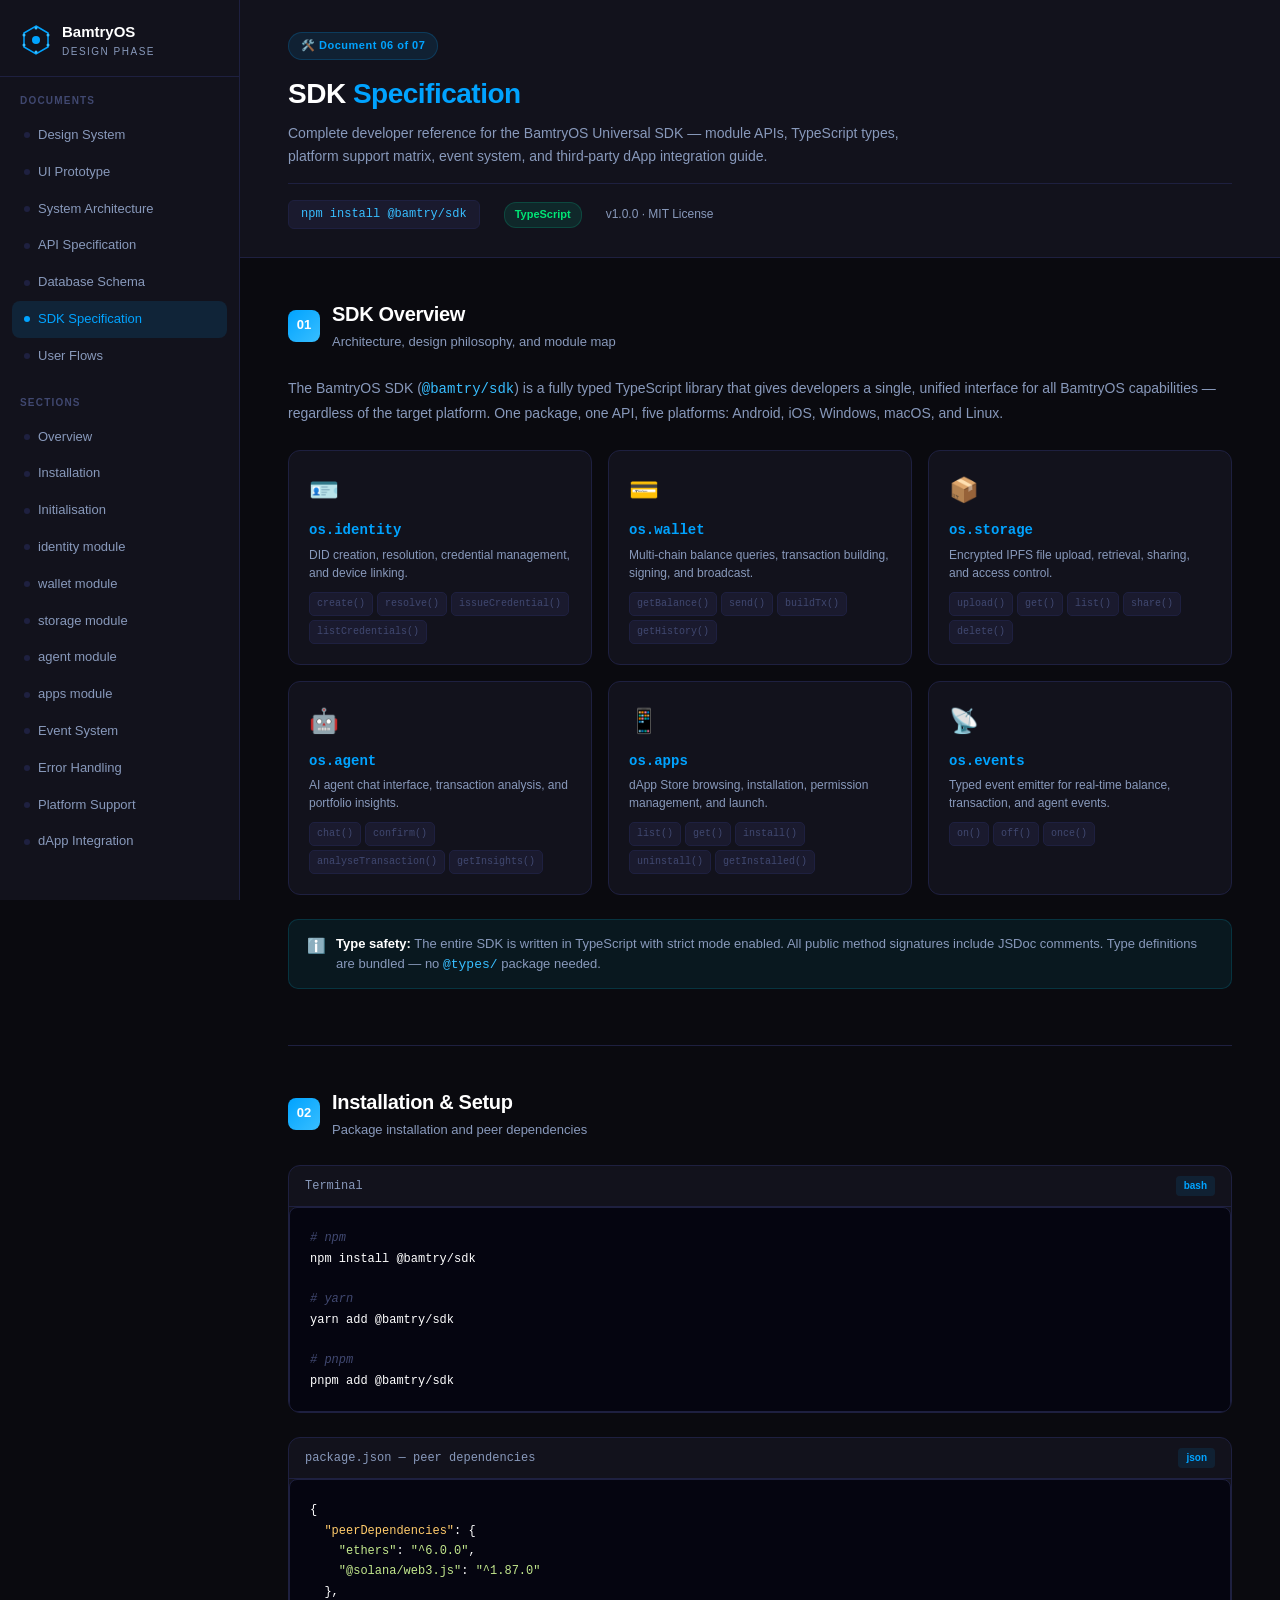
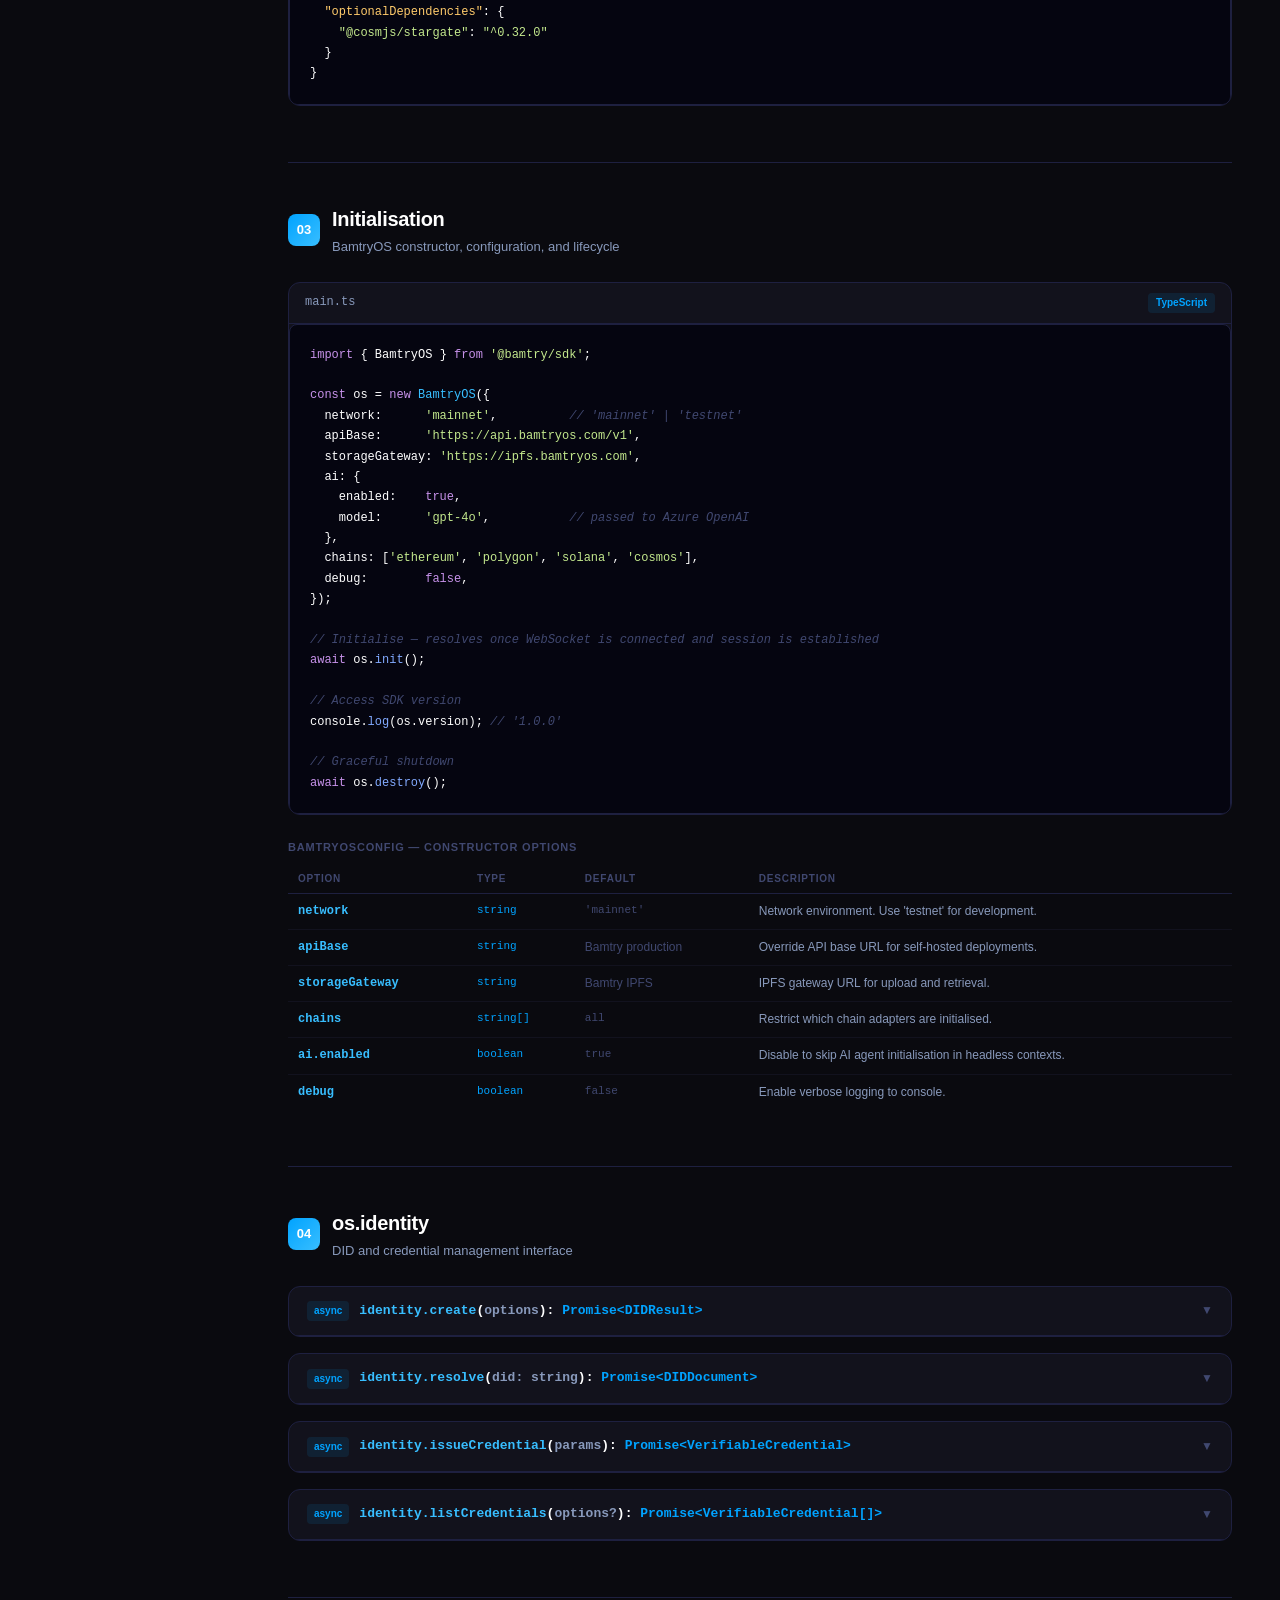
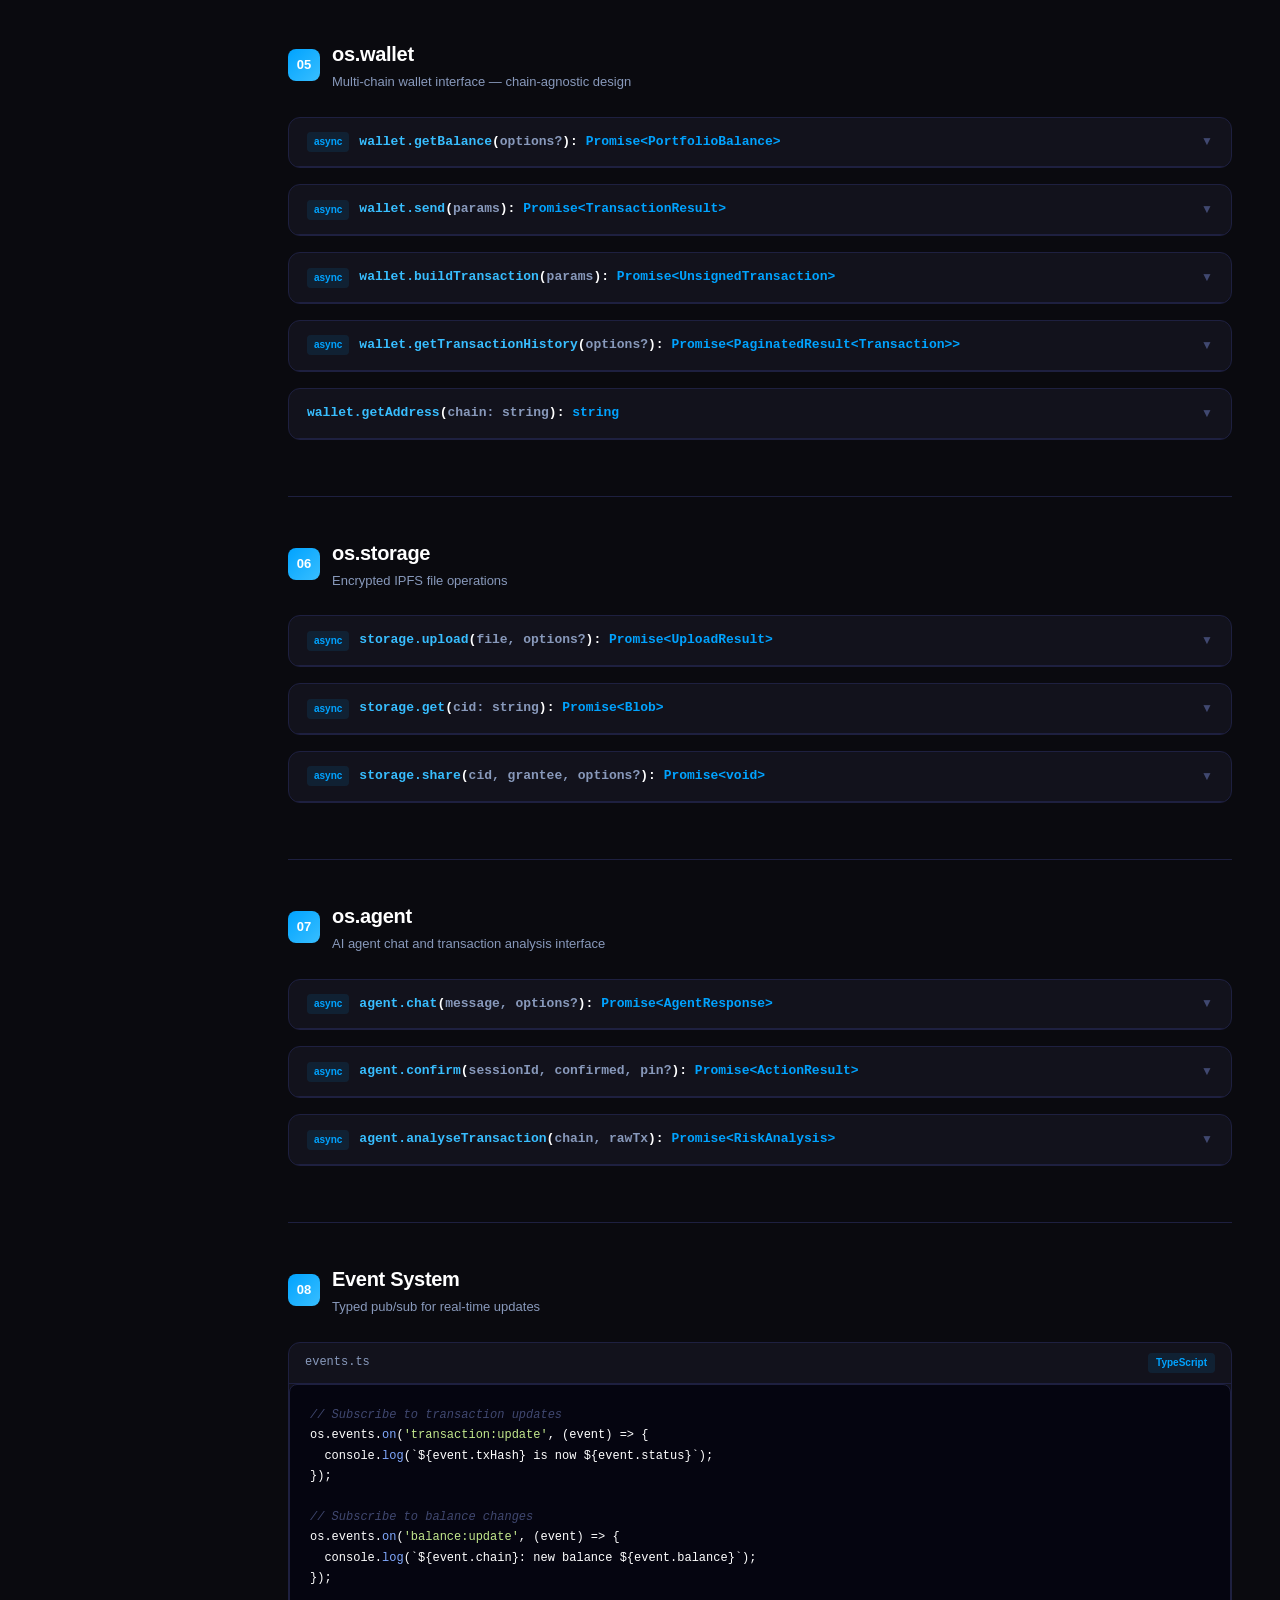
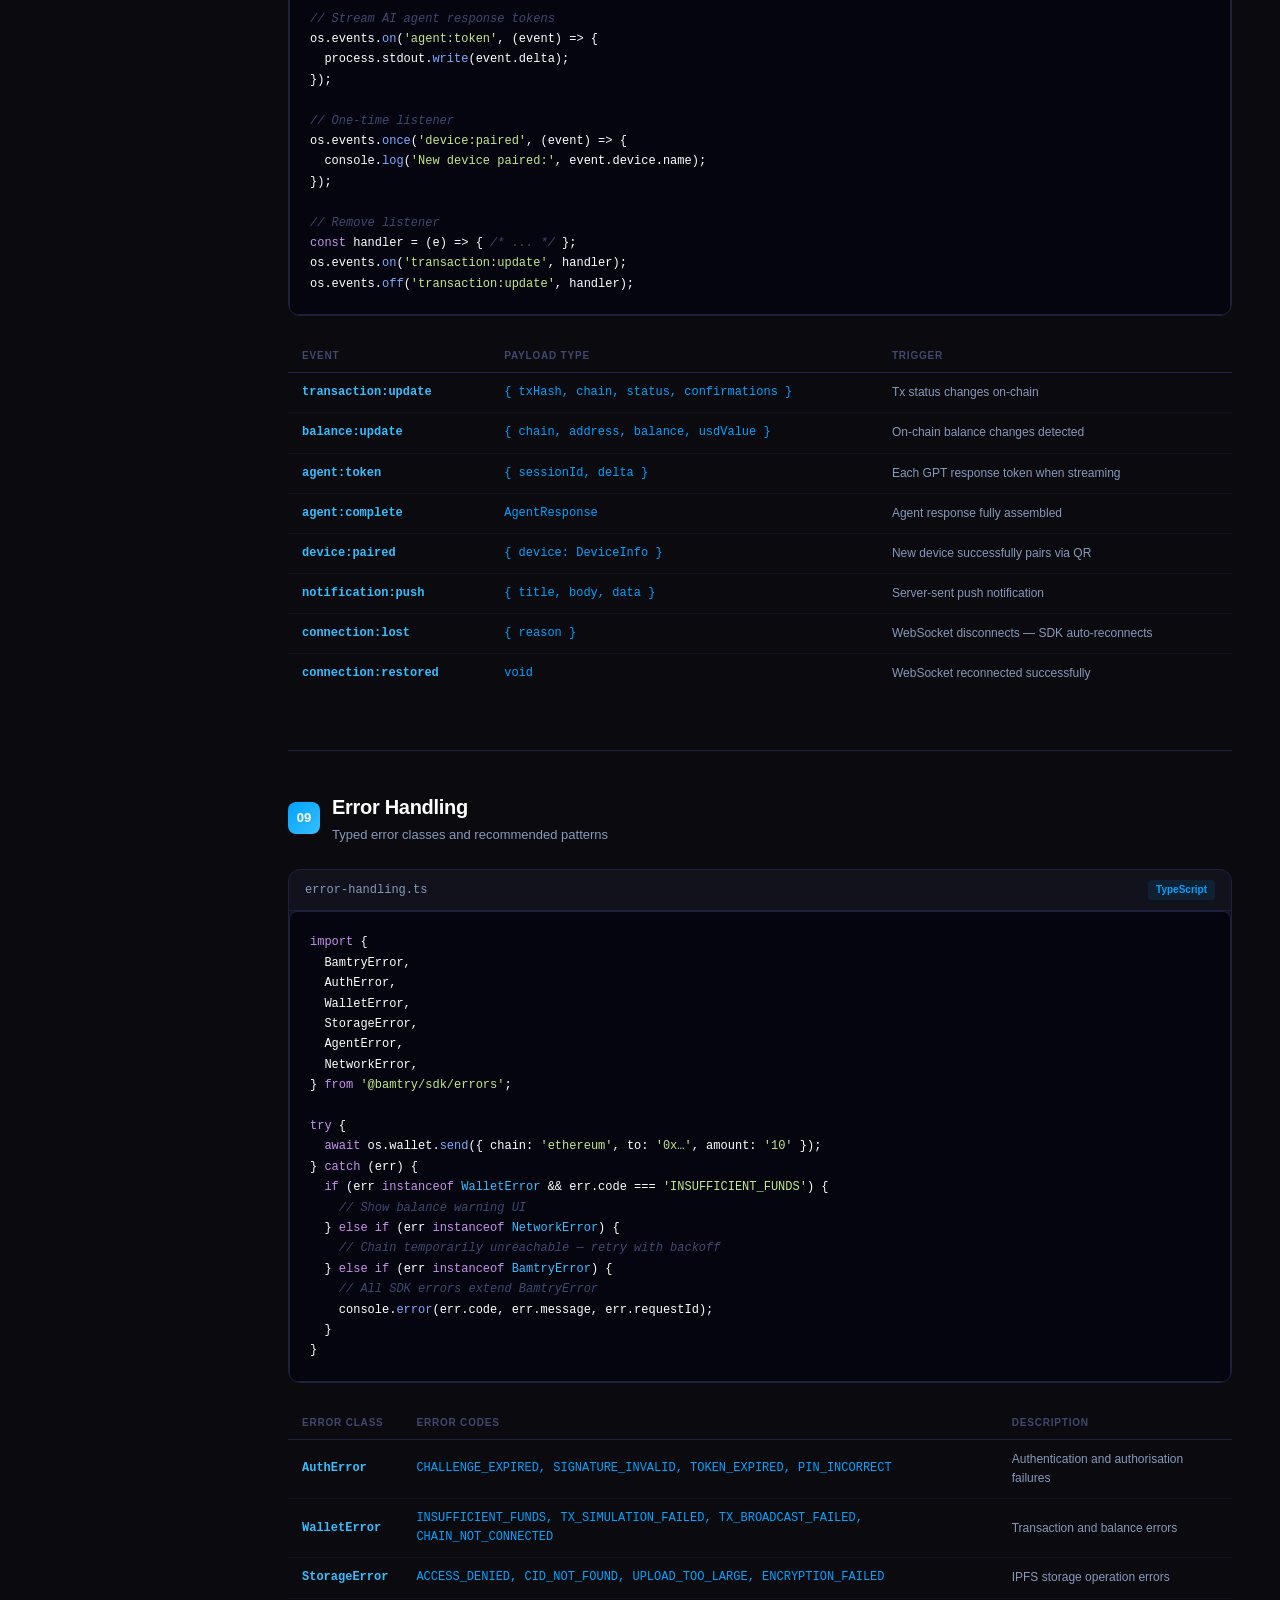
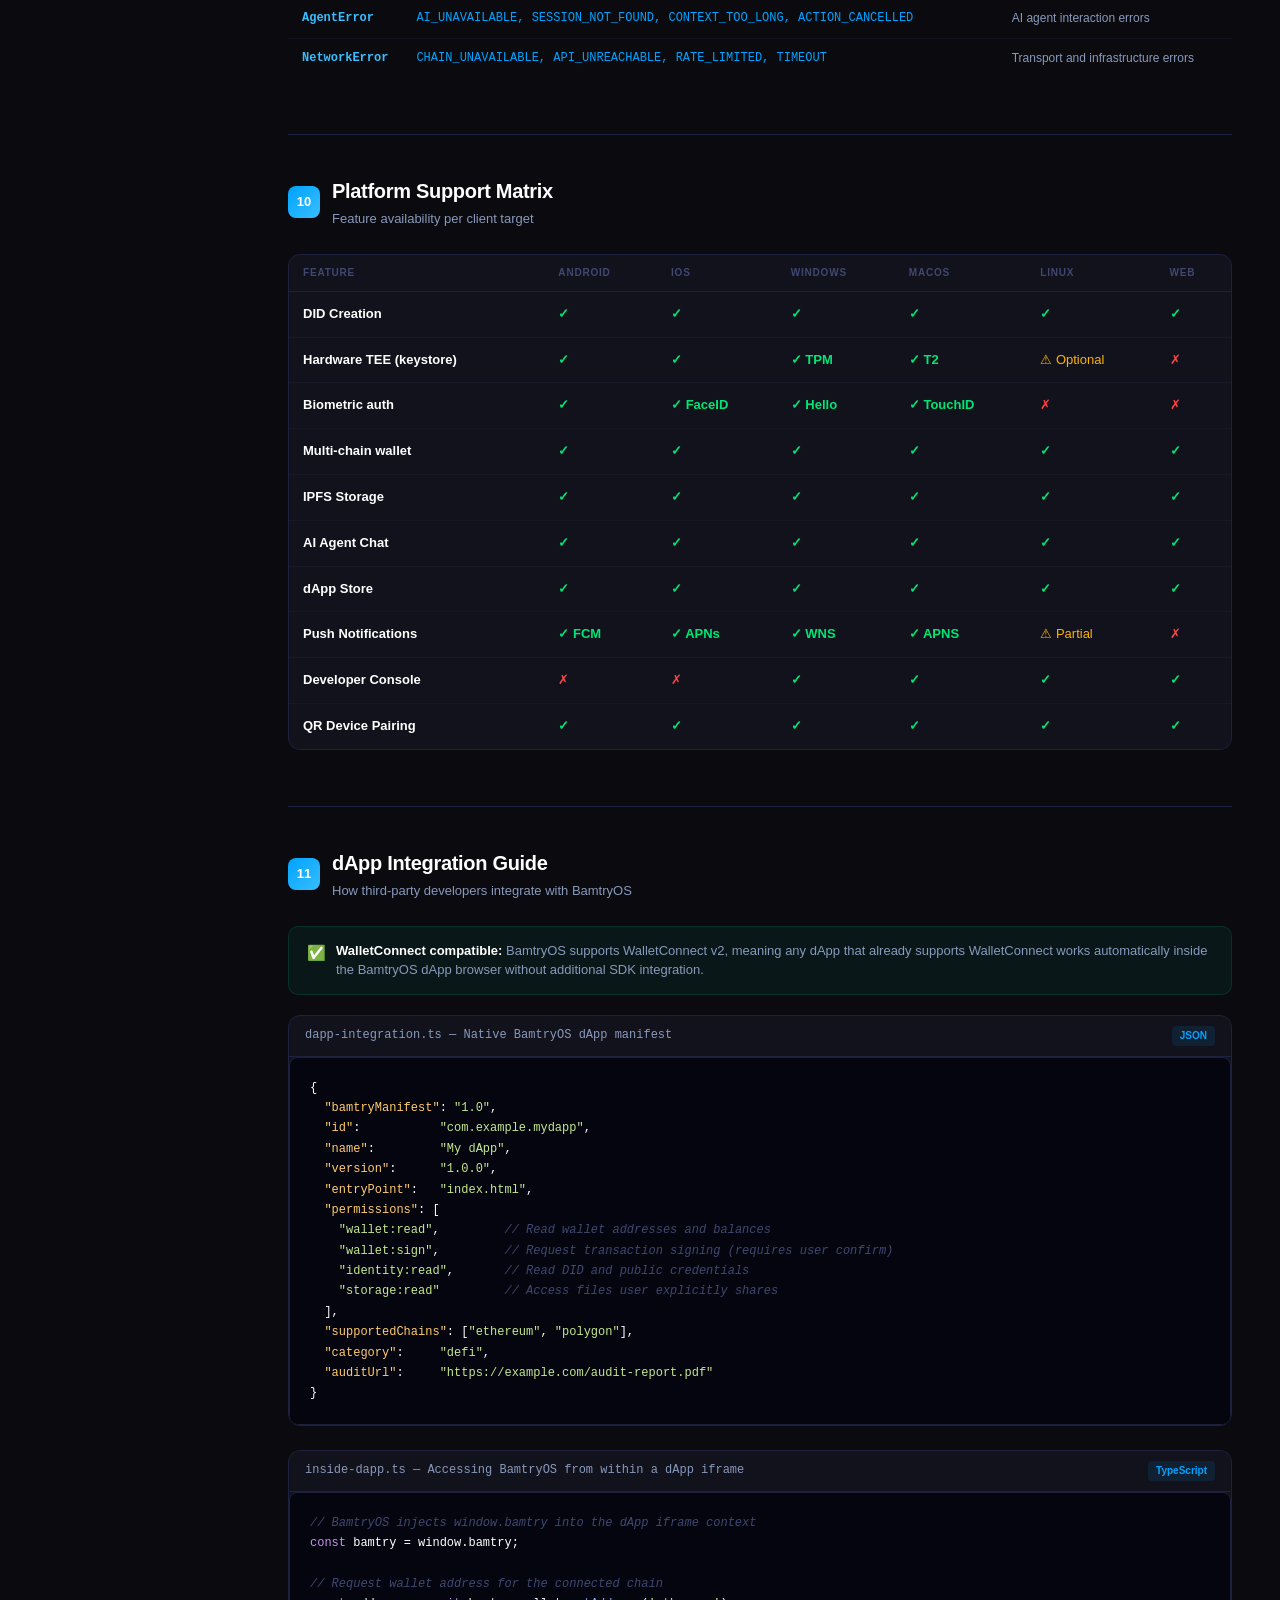
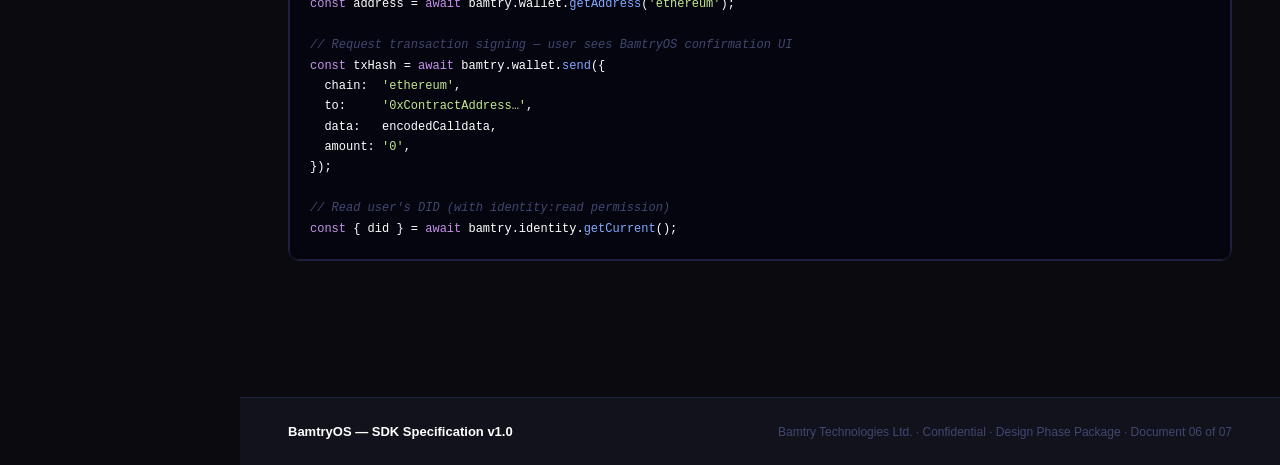
<file: 06_SDK_Specification.html>
<!DOCTYPE html>
<html lang="en">
<head>
<meta charset="UTF-8">
<meta name="viewport" content="width=device-width, initial-scale=1.0">
<title>BamtryOS — SDK Specification</title>
<style>
  :root {
    --bg:#0A0A0F; --surface:#12121C; --surface2:#1A1A2E; --border:#1E2040;
    --accent:#00A3FF; --cyan:#38BEFF; --green:#00E676; --red:#FF4444;
    --yellow:#FFB300; --text:#FFFFFF; --text2:#8899BB; --text3:#404870;
    --font:'Inter',-apple-system,BlinkMacSystemFont,sans-serif;--font-heading:'Space Grotesk',-apple-system,sans-serif;
    --mono:'JetBrains Mono','Fira Code',monospace;
  }
  *{box-sizing:border-box;margin:0;padding:0;}
  body{background:var(--bg);color:var(--text);font-family:var(--font);font-size:14px;line-height:1.6;}
  .sidebar{position:fixed;top:0;left:0;width:240px;height:100vh;background:var(--surface);border-right:1px solid var(--border);overflow-y:auto;z-index:100;padding:0 0 40px;}
  .sidebar-logo{display:flex;align-items:center;gap:10px;padding:20px 20px 16px;border-bottom:1px solid var(--border);}
  .logo-text{font-size:15px;font-weight:700;} .logo-sub{font-size:10px;color:var(--text2);letter-spacing:1.5px;text-transform:uppercase;}
  .sidebar-section{padding:16px 12px 4px;}
  .sidebar-section-label{font-size:10px;font-weight:600;color:var(--text3);letter-spacing:1.2px;text-transform:uppercase;padding:0 8px 8px;}
  .sidebar-item{display:flex;align-items:center;gap:8px;padding:8px 12px;border-radius:8px;color:var(--text2);font-size:13px;cursor:pointer;transition:all 0.15s;text-decoration:none;}
  .sidebar-item:hover{background:var(--surface2);color:var(--text);}
  .sidebar-item.active{background:rgba(0,163,255,0.12);color:var(--accent);}
  .sidebar-item .dot{width:6px;height:6px;border-radius:50%;background:var(--border);flex-shrink:0;}
  .sidebar-item.active .dot{background:var(--accent);}

  .main{margin-left:240px;min-height:100vh;}
  .page-header{background:var(--surface);border-bottom:1px solid var(--border);padding:32px 48px 28px;position:sticky;top:0;z-index:50;}
  .header-tag{display:inline-flex;align-items:center;gap:6px;background:rgba(0,163,255,0.10);border:1px solid rgba(0,163,255,0.20);border-radius:20px;padding:4px 12px;font-size:11px;font-weight:600;color:var(--accent);letter-spacing:0.5px;margin-bottom:12px;}
  .page-title{font-size:28px;font-weight:700;letter-spacing:-0.5px;margin-bottom:6px;}
  .page-title span{color:var(--accent);}
  .page-desc{color:var(--text2);font-size:14px;max-width:640px;}
  .header-meta{display:flex;align-items:center;gap:24px;margin-top:16px;padding-top:16px;border-top:1px solid var(--border);}
  .meta-item{display:flex;align-items:center;gap:8px;font-size:12px;color:var(--text2);}
  .meta-badge{padding:3px 10px;border-radius:12px;font-size:11px;font-weight:600;background:rgba(0,200,150,0.12);color:var(--green);border:1px solid rgba(0,200,150,0.2);}
  .npm-badge{font-family:var(--mono);font-size:12px;background:var(--surface2);border:1px solid var(--border);border-radius:6px;padding:4px 12px;color:var(--cyan);}

  .content{padding:40px 48px 80px;max-width:1100px;}
  .section{margin-bottom:56px;}
  .section-header{display:flex;align-items:center;gap:12px;margin-bottom:24px;}
  .section-number{width:32px;height:32px;border-radius:8px;background:linear-gradient(135deg,var(--accent),var(--cyan));display:flex;align-items:center;justify-content:center;font-size:13px;font-weight:700;color:#fff;flex-shrink:0;}
  .section-title{font-size:20px;font-weight:700;letter-spacing:-0.3px;}
  .section-subtitle{font-size:13px;color:var(--text2);margin-top:2px;}
  .divider{border:none;border-top:1px solid var(--border);margin:0 0 40px;}

  /* Code block */
  .code-wrap{background:var(--surface);border:1px solid var(--border);border-radius:12px;overflow:hidden;margin-bottom:24px;}
  .code-header{padding:10px 16px;border-bottom:1px solid var(--border);display:flex;align-items:center;justify-content:space-between;}
  .code-filename{font-family:var(--mono);font-size:12px;color:var(--text2);}
  .code-lang{font-size:10px;font-weight:600;padding:2px 8px;border-radius:4px;background:rgba(0,163,255,0.10);color:var(--accent);}
  pre.code-block{background:#050510;padding:20px;font-family:var(--mono);font-size:12px;line-height:1.7;overflow-x:auto;margin:0;}
  .code-block{background:#050510;border:1px solid var(--border);border-radius:8px;padding:16px;font-family:var(--mono);font-size:12px;line-height:1.65;overflow-x:auto;}
  .c-kw{color:#C792EA;} .c-str{color:#C3E88D;} .c-num{color:#F78C6C;} .c-cmt{color:var(--text3);font-style:italic;}
  .c-type{color:var(--cyan);} .c-fn{color:#82AAFF;} .c-prop{color:#FFCB6B;}

  /* Module card */
  .module-grid{display:grid;grid-template-columns:repeat(3,1fr);gap:16px;margin-bottom:24px;}
  .module-card{background:var(--surface);border:1px solid var(--border);border-radius:12px;padding:20px;transition:border-color 0.2s;}
  .module-card:hover{border-color:var(--accent);}
  .module-icon{font-size:24px;margin-bottom:10px;}
  .module-name{font-family:var(--mono);font-size:14px;font-weight:700;color:var(--accent);margin-bottom:4px;}
  .module-desc{font-size:12px;color:var(--text2);margin-bottom:10px;line-height:1.5;}
  .module-methods{display:flex;flex-wrap:wrap;gap:4px;}
  .method-chip{font-family:var(--mono);font-size:10px;padding:3px 7px;border-radius:5px;background:var(--surface2);border:1px solid var(--border);color:var(--text3);}

  /* Method reference */
  .method-card{background:var(--surface);border:1px solid var(--border);border-radius:12px;margin-bottom:16px;overflow:hidden;}
  .method-header{padding:14px 18px;border-bottom:1px solid var(--border);display:flex;align-items:center;gap:10px;cursor:pointer;}
  .method-name{font-family:var(--mono);font-size:13px;font-weight:700;color:var(--text);flex:1;}
  .method-name .fn-name{color:var(--cyan);}
  .method-name .ret-type{color:var(--accent);}
  .method-async{font-size:10px;font-weight:700;padding:2px 7px;border-radius:4px;background:rgba(0,163,255,0.10);color:var(--accent);flex-shrink:0;}
  .method-body{padding:16px 18px;display:none;}
  .method-body.open{display:block;}
  .method-toggle{color:var(--text3);font-size:12px;transition:transform 0.2s;}
  .method-toggle.open{transform:rotate(180deg);}

  .param-table{width:100%;border-collapse:collapse;font-size:12px;margin-top:8px;}
  .param-table th{text-align:left;padding:6px 10px;font-size:10px;font-weight:600;color:var(--text3);letter-spacing:0.8px;text-transform:uppercase;border-bottom:1px solid var(--border);}
  .param-table td{padding:8px 10px;border-bottom:1px solid rgba(30,30,53,0.4);vertical-align:top;}
  .param-table tr:last-child td{border-bottom:none;}
  .p-name{font-family:var(--mono);color:var(--cyan);font-weight:600;}
  .p-type{font-family:var(--mono);color:var(--accent);font-size:11px;}
  .p-req{background:rgba(255,92,122,0.1);color:var(--red);border:1px solid rgba(255,92,122,0.15);padding:2px 6px;border-radius:4px;font-size:10px;font-weight:700;}
  .p-opt{background:var(--surface2);color:var(--text3);border:1px solid var(--border);padding:2px 6px;border-radius:4px;font-size:10px;font-weight:600;}
  .p-desc{color:var(--text2);}
  .param-label{font-size:11px;font-weight:600;color:var(--text3);letter-spacing:0.8px;text-transform:uppercase;margin:12px 0 6px;}

  /* Platform table */
  .platform-table{width:100%;border-collapse:collapse;}
  .platform-table th{text-align:left;padding:10px 14px;font-size:10px;font-weight:600;color:var(--text3);letter-spacing:0.8px;text-transform:uppercase;border-bottom:1px solid var(--border);}
  .platform-table td{padding:12px 14px;font-size:13px;border-bottom:1px solid rgba(30,30,53,0.4);}
  .platform-table tr:last-child td{border-bottom:none;}
  .check{color:var(--green);font-size:14px;font-weight:700;}
  .cross{color:var(--red);font-size:14px;}

  /* Info cards */
  .info-grid{display:grid;grid-template-columns:repeat(3,1fr);gap:16px;margin-bottom:24px;}
  .info-card{background:var(--surface);border:1px solid var(--border);border-radius:12px;padding:18px;}
  .info-title{font-size:13px;font-weight:600;margin-bottom:8px;}
  .info-list{list-style:none;display:flex;flex-direction:column;gap:5px;}
  .info-list li{font-size:12px;color:var(--text2);display:flex;align-items:flex-start;gap:7px;}
  .info-list li::before{content:'◆';color:var(--accent);font-size:8px;margin-top:4px;flex-shrink:0;}

  /* Callout */
  .callout{border-radius:10px;padding:14px 18px;margin:16px 0;display:flex;gap:10px;align-items:flex-start;}
  .callout-info{background:rgba(0,212,255,0.07);border:1px solid rgba(0,212,255,0.15);}
  .callout-green{background:rgba(0,200,150,0.07);border:1px solid rgba(0,200,150,0.15);}
  .callout-icon{font-size:15px;flex-shrink:0;}
  .callout-text{font-size:13px;color:var(--text2);line-height:1.5;}
  .callout-text strong{color:var(--text);}

  /* Events table */
  .events-table{width:100%;border-collapse:collapse;}
  .events-table th{text-align:left;padding:8px 14px;font-size:10px;font-weight:600;color:var(--text3);letter-spacing:0.8px;text-transform:uppercase;border-bottom:1px solid var(--border);}
  .events-table td{padding:10px 14px;font-size:12px;border-bottom:1px solid rgba(30,30,53,0.4);}
  .events-table tr:last-child td{border-bottom:none;}
  .ev-name{font-family:var(--mono);color:var(--cyan);font-weight:600;}
  .ev-payload{font-family:var(--mono);font-size:11px;color:var(--accent);}

  .doc-footer{background:var(--surface);border-top:1px solid var(--border);padding:24px 48px;margin-left:240px;display:flex;align-items:center;justify-content:space-between;}
  .footer-brand{font-size:13px;font-weight:600;} .footer-meta{font-size:12px;color:var(--text3);}
  ::-webkit-scrollbar{width:6px;height:6px;} ::-webkit-scrollbar-track{background:var(--bg);} ::-webkit-scrollbar-thumb{background:var(--border);border-radius:3px;}

  h1, h2, h3, h4, .page-title, .section-title, .flow-title, .card-title, .onboard-title, .wallet-balance, .stat-value {
    font-family: var(--font-heading);
  }
</style>
</head>
<body>

<nav class="sidebar">
  <div class="sidebar-logo">
    <svg width="32" height="32" viewBox="0 0 32 32" fill="none">
      <polygon points="16,2 28,9 28,23 16,30 4,23 4,9" fill="none" stroke="#00A3FF" stroke-width="1.5"/>
      <circle cx="16" cy="16" r="4" fill="#00A3FF"/>
      <circle cx="16" cy="4" r="1.5" fill="#38BEFF"/><circle cx="28" cy="11" r="1.5" fill="#38BEFF"/>
      <circle cx="28" cy="21" r="1.5" fill="#38BEFF"/><circle cx="16" cy="28" r="1.5" fill="#38BEFF"/>
      <circle cx="4" cy="21" r="1.5" fill="#38BEFF"/><circle cx="4" cy="11" r="1.5" fill="#38BEFF"/>
    </svg>
    <div><div class="logo-text">BamtryOS</div><div class="logo-sub">Design Phase</div></div>
  </div>
  <div class="sidebar-section">
    <div class="sidebar-section-label">Documents</div>
    <a class="sidebar-item" href="01_Design_System.html"><span class="dot"></span>Design System</a>
    <a class="sidebar-item" href="02_UI_Prototype.html"><span class="dot"></span>UI Prototype</a>
    <a class="sidebar-item" href="03_System_Architecture.html"><span class="dot"></span>System Architecture</a>
    <a class="sidebar-item" href="04_API_Specification.html"><span class="dot"></span>API Specification</a>
    <a class="sidebar-item" href="05_Database_Schema.html"><span class="dot"></span>Database Schema</a>
    <a class="sidebar-item active" href="#"><span class="dot"></span>SDK Specification</a>
    <a class="sidebar-item" href="07_User_Flows.html"><span class="dot"></span>User Flows</a>
  </div>
  <div class="sidebar-section">
    <div class="sidebar-section-label">Sections</div>
    <a class="sidebar-item" href="#overview"><span class="dot"></span>Overview</a>
    <a class="sidebar-item" href="#install"><span class="dot"></span>Installation</a>
    <a class="sidebar-item" href="#init"><span class="dot"></span>Initialisation</a>
    <a class="sidebar-item" href="#identity"><span class="dot"></span>identity module</a>
    <a class="sidebar-item" href="#wallet"><span class="dot"></span>wallet module</a>
    <a class="sidebar-item" href="#storage"><span class="dot"></span>storage module</a>
    <a class="sidebar-item" href="#agent"><span class="dot"></span>agent module</a>
    <a class="sidebar-item" href="#apps"><span class="dot"></span>apps module</a>
    <a class="sidebar-item" href="#events"><span class="dot"></span>Event System</a>
    <a class="sidebar-item" href="#errors"><span class="dot"></span>Error Handling</a>
    <a class="sidebar-item" href="#platforms"><span class="dot"></span>Platform Support</a>
    <a class="sidebar-item" href="#dapp"><span class="dot"></span>dApp Integration</a>
  </div>
</nav>

<main class="main">
  <div class="page-header">
    <div class="header-tag">🛠️ Document 06 of 07</div>
    <h1 class="page-title">SDK <span>Specification</span></h1>
    <p class="page-desc">Complete developer reference for the BamtryOS Universal SDK — module APIs, TypeScript types, platform support matrix, event system, and third-party dApp integration guide.</p>
    <div class="header-meta">
      <div class="meta-item"><span class="npm-badge">npm install @bamtry/sdk</span></div>
      <div class="meta-item"><span class="meta-badge">TypeScript</span></div>
      <div class="meta-item">v1.0.0 · MIT License</div>
    </div>
  </div>

  <div class="content">

    <!-- 1. Overview -->
    <div class="section" id="overview">
      <div class="section-header">
        <div class="section-number">01</div>
        <div><div class="section-title">SDK Overview</div><div class="section-subtitle">Architecture, design philosophy, and module map</div></div>
      </div>

      <p style="color:var(--text2);font-size:14px;line-height:1.7;margin-bottom:24px;">
        The BamtryOS SDK (<code style="color:var(--cyan);font-family:var(--mono);">@bamtry/sdk</code>) is a fully typed TypeScript library that gives developers a single, unified interface for all BamtryOS capabilities — regardless of the target platform. One package, one API, five platforms: Android, iOS, Windows, macOS, and Linux.
      </p>

      <div class="module-grid">
        <div class="module-card">
          <div class="module-icon">🪪</div>
          <div class="module-name">os.identity</div>
          <div class="module-desc">DID creation, resolution, credential management, and device linking.</div>
          <div class="module-methods">
            <span class="method-chip">create()</span><span class="method-chip">resolve()</span><span class="method-chip">issueCredential()</span><span class="method-chip">listCredentials()</span>
          </div>
        </div>
        <div class="module-card">
          <div class="module-icon">💳</div>
          <div class="module-name">os.wallet</div>
          <div class="module-desc">Multi-chain balance queries, transaction building, signing, and broadcast.</div>
          <div class="module-methods">
            <span class="method-chip">getBalance()</span><span class="method-chip">send()</span><span class="method-chip">buildTx()</span><span class="method-chip">getHistory()</span>
          </div>
        </div>
        <div class="module-card">
          <div class="module-icon">📦</div>
          <div class="module-name">os.storage</div>
          <div class="module-desc">Encrypted IPFS file upload, retrieval, sharing, and access control.</div>
          <div class="module-methods">
            <span class="method-chip">upload()</span><span class="method-chip">get()</span><span class="method-chip">list()</span><span class="method-chip">share()</span><span class="method-chip">delete()</span>
          </div>
        </div>
        <div class="module-card">
          <div class="module-icon">🤖</div>
          <div class="module-name">os.agent</div>
          <div class="module-desc">AI agent chat interface, transaction analysis, and portfolio insights.</div>
          <div class="module-methods">
            <span class="method-chip">chat()</span><span class="method-chip">confirm()</span><span class="method-chip">analyseTransaction()</span><span class="method-chip">getInsights()</span>
          </div>
        </div>
        <div class="module-card">
          <div class="module-icon">📱</div>
          <div class="module-name">os.apps</div>
          <div class="module-desc">dApp Store browsing, installation, permission management, and launch.</div>
          <div class="module-methods">
            <span class="method-chip">list()</span><span class="method-chip">get()</span><span class="method-chip">install()</span><span class="method-chip">uninstall()</span><span class="method-chip">getInstalled()</span>
          </div>
        </div>
        <div class="module-card">
          <div class="module-icon">📡</div>
          <div class="module-name">os.events</div>
          <div class="module-desc">Typed event emitter for real-time balance, transaction, and agent events.</div>
          <div class="module-methods">
            <span class="method-chip">on()</span><span class="method-chip">off()</span><span class="method-chip">once()</span>
          </div>
        </div>
      </div>

      <div class="callout callout-info">
        <span class="callout-icon">ℹ️</span>
        <div class="callout-text"><strong>Type safety:</strong> The entire SDK is written in TypeScript with strict mode enabled. All public method signatures include JSDoc comments. Type definitions are bundled — no <code style="color:var(--cyan);font-family:var(--mono);">@types/</code> package needed.</div>
      </div>
    </div>

    <hr class="divider">

    <!-- 2. Installation -->
    <div class="section" id="install">
      <div class="section-header">
        <div class="section-number">02</div>
        <div><div class="section-title">Installation &amp; Setup</div><div class="section-subtitle">Package installation and peer dependencies</div></div>
      </div>

      <div class="code-wrap">
        <div class="code-header"><span class="code-filename">Terminal</span><span class="code-lang">bash</span></div>
        <pre class="code-block"><span class="c-cmt"># npm</span>
npm install @bamtry/sdk

<span class="c-cmt"># yarn</span>
yarn add @bamtry/sdk

<span class="c-cmt"># pnpm</span>
pnpm add @bamtry/sdk</pre>
      </div>

      <div class="code-wrap">
        <div class="code-header"><span class="code-filename">package.json — peer dependencies</span><span class="code-lang">json</span></div>
        <pre class="code-block">{
  <span class="c-prop">"peerDependencies"</span>: {
    <span class="c-str">"ethers"</span>: <span class="c-str">"^6.0.0"</span>,
    <span class="c-str">"@solana/web3.js"</span>: <span class="c-str">"^1.87.0"</span>
  },
  <span class="c-prop">"optionalDependencies"</span>: {
    <span class="c-str">"@cosmjs/stargate"</span>: <span class="c-str">"^0.32.0"</span>
  }
}</pre>
      </div>
    </div>

    <hr class="divider">

    <!-- 3. Initialisation -->
    <div class="section" id="init">
      <div class="section-header">
        <div class="section-number">03</div>
        <div><div class="section-title">Initialisation</div><div class="section-subtitle">BamtryOS constructor, configuration, and lifecycle</div></div>
      </div>

      <div class="code-wrap">
        <div class="code-header"><span class="code-filename">main.ts</span><span class="code-lang">TypeScript</span></div>
        <pre class="code-block"><span class="c-kw">import</span> { BamtryOS } <span class="c-kw">from</span> <span class="c-str">'@bamtry/sdk'</span>;

<span class="c-kw">const</span> os = <span class="c-kw">new</span> <span class="c-type">BamtryOS</span>({
  network:      <span class="c-str">'mainnet'</span>,          <span class="c-cmt">// 'mainnet' | 'testnet'</span>
  apiBase:      <span class="c-str">'https://api.bamtryos.com/v1'</span>,
  storageGateway: <span class="c-str">'https://ipfs.bamtryos.com'</span>,
  ai: {
    enabled:    <span class="c-kw">true</span>,
    model:      <span class="c-str">'gpt-4o'</span>,           <span class="c-cmt">// passed to Azure OpenAI</span>
  },
  chains: [<span class="c-str">'ethereum'</span>, <span class="c-str">'polygon'</span>, <span class="c-str">'solana'</span>, <span class="c-str">'cosmos'</span>],
  debug:        <span class="c-kw">false</span>,
});

<span class="c-cmt">// Initialise — resolves once WebSocket is connected and session is established</span>
<span class="c-kw">await</span> os.<span class="c-fn">init</span>();

<span class="c-cmt">// Access SDK version</span>
console.<span class="c-fn">log</span>(os.version); <span class="c-cmt">// '1.0.0'</span>

<span class="c-cmt">// Graceful shutdown</span>
<span class="c-kw">await</span> os.<span class="c-fn">destroy</span>();</pre>
      </div>

      <div style="margin-top:8px;">
        <div class="param-label" style="margin-bottom:8px;">BamtryOSConfig — constructor options</div>
        <table class="param-table">
          <thead><tr><th>Option</th><th>Type</th><th>Default</th><th>Description</th></tr></thead>
          <tbody>
            <tr><td class="p-name">network</td><td class="p-type">string</td><td style="font-family:var(--mono);font-size:11px;color:var(--text3);">'mainnet'</td><td class="p-desc">Network environment. Use 'testnet' for development.</td></tr>
            <tr><td class="p-name">apiBase</td><td class="p-type">string</td><td style="color:var(--text3);font-size:12px;">Bamtry production</td><td class="p-desc">Override API base URL for self-hosted deployments.</td></tr>
            <tr><td class="p-name">storageGateway</td><td class="p-type">string</td><td style="color:var(--text3);font-size:12px;">Bamtry IPFS</td><td class="p-desc">IPFS gateway URL for upload and retrieval.</td></tr>
            <tr><td class="p-name">chains</td><td class="p-type">string[]</td><td style="font-family:var(--mono);font-size:11px;color:var(--text3);">all</td><td class="p-desc">Restrict which chain adapters are initialised.</td></tr>
            <tr><td class="p-name">ai.enabled</td><td class="p-type">boolean</td><td style="font-family:var(--mono);font-size:11px;color:var(--text3);">true</td><td class="p-desc">Disable to skip AI agent initialisation in headless contexts.</td></tr>
            <tr><td class="p-name">debug</td><td class="p-type">boolean</td><td style="font-family:var(--mono);font-size:11px;color:var(--text3);">false</td><td class="p-desc">Enable verbose logging to console.</td></tr>
          </tbody>
        </table>
      </div>
    </div>

    <hr class="divider">

    <!-- 4. identity module -->
    <div class="section" id="identity">
      <div class="section-header">
        <div class="section-number">04</div>
        <div><div class="section-title">os.identity</div><div class="section-subtitle">DID and credential management interface</div></div>
      </div>

      <div class="method-card">
        <div class="method-header" onclick="toggle(this)">
          <span class="method-async">async</span>
          <span class="method-name"><span class="fn-name">identity.create</span>(<span style="color:var(--text2);">options</span>): <span class="ret-type">Promise&lt;DIDResult&gt;</span></span>
          <span class="method-toggle">▼</span>
        </div>
        <div class="method-body">
          <p style="font-size:13px;color:var(--text2);margin-bottom:12px;">Generates a new DID, stores the keypair in the platform TEE, creates the DID Document, pins it to IPFS, and registers the DID on-chain. Returns the created DID and its document.</p>
          <div class="param-label">Parameters</div>
          <table class="param-table">
            <thead><tr><th>Parameter</th><th>Type</th><th>Required</th><th>Description</th></tr></thead>
            <tbody>
              <tr><td class="p-name">options.pin</td><td class="p-type">string</td><td><span class="p-req">Required</span></td><td class="p-desc">6-digit PIN used to encrypt the keystore entry in TEE</td></tr>
              <tr><td class="p-name">options.method</td><td class="p-type">string</td><td><span class="p-opt">Optional</span></td><td class="p-desc">'ethr' | 'sol' | 'key' | 'bamtry' (default: 'bamtry')</td></tr>
              <tr><td class="p-name">options.displayName</td><td class="p-type">string</td><td><span class="p-opt">Optional</span></td><td class="p-desc">Human-readable display name stored in DID Document</td></tr>
            </tbody>
          </table>
          <div class="param-label">Returns — DIDResult</div>
          <pre class="code-block" style="margin-top:4px;">{
  did:         <span class="c-type">string</span>;           <span class="c-cmt">// e.g. "did:bamtry:0x7f3A…"</span>
  document:    <span class="c-type">DIDDocument</span>;     <span class="c-cmt">// W3C DID Document</span>
  ipfsCid:     <span class="c-type">string</span>;           <span class="c-cmt">// CID of pinned DID Document</span>
  txHash:      <span class="c-type">string</span> | <span class="c-kw">null</span>;    <span class="c-cmt">// On-chain registration tx (null for off-chain methods)</span>
}</pre>
        </div>
      </div>

      <div class="method-card">
        <div class="method-header" onclick="toggle(this)">
          <span class="method-async">async</span>
          <span class="method-name"><span class="fn-name">identity.resolve</span>(<span style="color:var(--text2);">did: string</span>): <span class="ret-type">Promise&lt;DIDDocument&gt;</span></span>
          <span class="method-toggle">▼</span>
        </div>
        <div class="method-body">
          <p style="font-size:13px;color:var(--text2);">Resolves any supported DID to its W3C DID Document. Checks the local cache first (5-min TTL), then queries the BamtryOS resolver (IPFS + on-chain).</p>
        </div>
      </div>

      <div class="method-card">
        <div class="method-header" onclick="toggle(this)">
          <span class="method-async">async</span>
          <span class="method-name"><span class="fn-name">identity.issueCredential</span>(<span style="color:var(--text2);">params</span>): <span class="ret-type">Promise&lt;VerifiableCredential&gt;</span></span>
          <span class="method-toggle">▼</span>
        </div>
        <div class="method-body">
          <div class="param-label">Parameters</div>
          <table class="param-table">
            <thead><tr><th>Parameter</th><th>Type</th><th>Required</th><th>Description</th></tr></thead>
            <tbody>
              <tr><td class="p-name">params.holderDid</td><td class="p-type">string</td><td><span class="p-req">Required</span></td><td class="p-desc">DID of the credential recipient</td></tr>
              <tr><td class="p-name">params.types</td><td class="p-type">string[]</td><td><span class="p-req">Required</span></td><td class="p-desc">Credential type array — must include "VerifiableCredential"</td></tr>
              <tr><td class="p-name">params.claims</td><td class="p-type">Record&lt;string, unknown&gt;</td><td><span class="p-req">Required</span></td><td class="p-desc">Arbitrary JSON claims to embed</td></tr>
              <tr><td class="p-name">params.expiresAt</td><td class="p-type">Date</td><td><span class="p-opt">Optional</span></td><td class="p-desc">Expiry date — omit for non-expiring credential</td></tr>
            </tbody>
          </table>
        </div>
      </div>

      <div class="method-card">
        <div class="method-header" onclick="toggle(this)">
          <span class="method-async">async</span>
          <span class="method-name"><span class="fn-name">identity.listCredentials</span>(<span style="color:var(--text2);">options?</span>): <span class="ret-type">Promise&lt;VerifiableCredential[]&gt;</span></span>
          <span class="method-toggle">▼</span>
        </div>
        <div class="method-body">
          <div class="param-label">Parameters</div>
          <table class="param-table">
            <thead><tr><th>Parameter</th><th>Type</th><th>Description</th></tr></thead>
            <tbody>
              <tr><td class="p-name">options.type</td><td class="p-type">string</td><td class="p-desc">Filter by credential type string</td></tr>
              <tr><td class="p-name">options.activeOnly</td><td class="p-type">boolean</td><td class="p-desc">Exclude expired and revoked credentials (default: true)</td></tr>
            </tbody>
          </table>
        </div>
      </div>
    </div>

    <hr class="divider">

    <!-- 5. wallet module -->
    <div class="section" id="wallet">
      <div class="section-header">
        <div class="section-number">05</div>
        <div><div class="section-title">os.wallet</div><div class="section-subtitle">Multi-chain wallet interface — chain-agnostic design</div></div>
      </div>

      <div class="method-card">
        <div class="method-header" onclick="toggle(this)">
          <span class="method-async">async</span>
          <span class="method-name"><span class="fn-name">wallet.getBalance</span>(<span style="color:var(--text2);">options?</span>): <span class="ret-type">Promise&lt;PortfolioBalance&gt;</span></span>
          <span class="method-toggle">▼</span>
        </div>
        <div class="method-body">
          <div class="param-label">Parameters</div>
          <table class="param-table">
            <thead><tr><th>Parameter</th><th>Type</th><th>Description</th></tr></thead>
            <tbody>
              <tr><td class="p-name">options.chain</td><td class="p-type">string</td><td class="p-desc">Specific chain — omit for all connected chains</td></tr>
              <tr><td class="p-name">options.includeTokens</td><td class="p-type">boolean</td><td class="p-desc">Include ERC-20 / SPL token balances (default: false)</td></tr>
              <tr><td class="p-name">options.forceRefresh</td><td class="p-type">boolean</td><td class="p-desc">Bypass 30-second cache (default: false)</td></tr>
            </tbody>
          </table>
          <div class="param-label">Returns — PortfolioBalance</div>
          <pre class="code-block" style="margin-top:4px;">{
  balances: Array&lt;{
    chain:     <span class="c-type">string</span>;
    address:   <span class="c-type">string</span>;
    symbol:    <span class="c-type">string</span>;
    balance:   <span class="c-type">string</span>;     <span class="c-cmt">// decimal string</span>
    usdValue:  <span class="c-type">string</span>;
    tokens?:   <span class="c-type">TokenBalance[]</span>;
  }&gt;;
  totalUsd: <span class="c-type">string</span>;
}</pre>
        </div>
      </div>

      <div class="method-card">
        <div class="method-header" onclick="toggle(this)">
          <span class="method-async">async</span>
          <span class="method-name"><span class="fn-name">wallet.send</span>(<span style="color:var(--text2);">params</span>): <span class="ret-type">Promise&lt;TransactionResult&gt;</span></span>
          <span class="method-toggle">▼</span>
        </div>
        <div class="method-body">
          <p style="font-size:13px;color:var(--text2);margin-bottom:12px;">High-level send — builds, simulates, shows fee preview, prompts PIN confirmation, signs in TEE, and broadcasts. Returns immediately after broadcast (use events for confirmation updates).</p>
          <div class="param-label">Parameters</div>
          <table class="param-table">
            <thead><tr><th>Parameter</th><th>Type</th><th>Required</th><th>Description</th></tr></thead>
            <tbody>
              <tr><td class="p-name">params.chain</td><td class="p-type">string</td><td><span class="p-req">Required</span></td><td class="p-desc">Target chain identifier</td></tr>
              <tr><td class="p-name">params.to</td><td class="p-type">string</td><td><span class="p-req">Required</span></td><td class="p-desc">Recipient address in chain-native format</td></tr>
              <tr><td class="p-name">params.amount</td><td class="p-type">string</td><td><span class="p-req">Required</span></td><td class="p-desc">Amount as decimal string — e.g. "0.5"</td></tr>
              <tr><td class="p-name">params.token</td><td class="p-type">string</td><td><span class="p-opt">Optional</span></td><td class="p-desc">Token contract address — omit for native token</td></tr>
              <tr><td class="p-name">params.gasSpeed</td><td class="p-type">string</td><td><span class="p-opt">Optional</span></td><td class="p-desc">'slow' | 'standard' | 'fast' (default: 'standard')</td></tr>
              <tr><td class="p-name">params.pin</td><td class="p-type">string</td><td><span class="p-opt">Optional</span></td><td class="p-desc">6-digit PIN — if omitted, SDK triggers biometric prompt</td></tr>
            </tbody>
          </table>
        </div>
      </div>

      <div class="method-card">
        <div class="method-header" onclick="toggle(this)">
          <span class="method-async">async</span>
          <span class="method-name"><span class="fn-name">wallet.buildTransaction</span>(<span style="color:var(--text2);">params</span>): <span class="ret-type">Promise&lt;UnsignedTransaction&gt;</span></span>
          <span class="method-toggle">▼</span>
        </div>
        <div class="method-body">
          <p style="font-size:13px;color:var(--text2);">Low-level transaction builder for advanced use cases (smart contract calls, custom calldata). Returns the raw unsigned transaction and fee estimate without broadcasting.</p>
        </div>
      </div>

      <div class="method-card">
        <div class="method-header" onclick="toggle(this)">
          <span class="method-async">async</span>
          <span class="method-name"><span class="fn-name">wallet.getTransactionHistory</span>(<span style="color:var(--text2);">options?</span>): <span class="ret-type">Promise&lt;PaginatedResult&lt;Transaction&gt;&gt;</span></span>
          <span class="method-toggle">▼</span>
        </div>
        <div class="method-body">
          <div class="param-label">Parameters</div>
          <table class="param-table">
            <thead><tr><th>Parameter</th><th>Type</th><th>Description</th></tr></thead>
            <tbody>
              <tr><td class="p-name">options.chain</td><td class="p-type">string</td><td class="p-desc">Filter by chain (omit for all)</td></tr>
              <tr><td class="p-name">options.type</td><td class="p-type">string</td><td class="p-desc">'sent' | 'received' | 'contract' | 'all'</td></tr>
              <tr><td class="p-name">options.limit</td><td class="p-type">number</td><td class="p-desc">Page size (default: 20)</td></tr>
              <tr><td class="p-name">options.cursor</td><td class="p-type">string</td><td class="p-desc">Pagination cursor from previous result</td></tr>
            </tbody>
          </table>
        </div>
      </div>

      <div class="method-card">
        <div class="method-header" onclick="toggle(this)">
          <span class="method-name"><span class="fn-name">wallet.getAddress</span>(<span style="color:var(--text2);">chain: string</span>): <span class="ret-type">string</span></span>
          <span class="method-toggle">▼</span>
        </div>
        <div class="method-body">
          <p style="font-size:13px;color:var(--text2);">Synchronous — returns the chain-native address derived from the DID keypair for the given chain. Throws if the chain is not connected.</p>
        </div>
      </div>
    </div>

    <hr class="divider">

    <!-- 6. storage module -->
    <div class="section" id="storage">
      <div class="section-header">
        <div class="section-number">06</div>
        <div><div class="section-title">os.storage</div><div class="section-subtitle">Encrypted IPFS file operations</div></div>
      </div>

      <div class="method-card">
        <div class="method-header" onclick="toggle(this)">
          <span class="method-async">async</span>
          <span class="method-name"><span class="fn-name">storage.upload</span>(<span style="color:var(--text2);">file, options?</span>): <span class="ret-type">Promise&lt;UploadResult&gt;</span></span>
          <span class="method-toggle">▼</span>
        </div>
        <div class="method-body">
          <div class="param-label">Parameters</div>
          <table class="param-table">
            <thead><tr><th>Parameter</th><th>Type</th><th>Required</th><th>Description</th></tr></thead>
            <tbody>
              <tr><td class="p-name">file</td><td class="p-type">File | Blob | Buffer</td><td><span class="p-req">Required</span></td><td class="p-desc">File data to upload (max 100MB)</td></tr>
              <tr><td class="p-name">options.encrypt</td><td class="p-type">boolean</td><td><span class="p-opt">Optional</span></td><td class="p-desc">AES-256-GCM encrypt before upload (default: true)</td></tr>
              <tr><td class="p-name">options.name</td><td class="p-type">string</td><td><span class="p-opt">Optional</span></td><td class="p-desc">Human-readable filename stored in metadata</td></tr>
              <tr><td class="p-name">options.tags</td><td class="p-type">string[]</td><td><span class="p-opt">Optional</span></td><td class="p-desc">Categorisation tags</td></tr>
              <tr><td class="p-name">options.onProgress</td><td class="p-type">(pct: number) =&gt; void</td><td><span class="p-opt">Optional</span></td><td class="p-desc">Upload progress callback (0–100)</td></tr>
            </tbody>
          </table>
          <div class="param-label">Returns — UploadResult</div>
          <pre class="code-block" style="margin-top:4px;">{ cid: <span class="c-type">string</span>; size: <span class="c-type">number</span>; encrypted: <span class="c-type">boolean</span>; uploadedAt: <span class="c-type">Date</span> }</pre>
        </div>
      </div>

      <div class="method-card">
        <div class="method-header" onclick="toggle(this)">
          <span class="method-async">async</span>
          <span class="method-name"><span class="fn-name">storage.get</span>(<span style="color:var(--text2);">cid: string</span>): <span class="ret-type">Promise&lt;Blob&gt;</span></span>
          <span class="method-toggle">▼</span>
        </div>
        <div class="method-body">
          <p style="font-size:13px;color:var(--text2);">Retrieves and decrypts a file by CID. Throws <code style="color:var(--red);font-family:var(--mono);">StorageAccessDeniedError</code> if the caller's DID is not in the file's access list.</p>
        </div>
      </div>

      <div class="method-card">
        <div class="method-header" onclick="toggle(this)">
          <span class="method-async">async</span>
          <span class="method-name"><span class="fn-name">storage.share</span>(<span style="color:var(--text2);">cid, grantee, options?</span>): <span class="ret-type">Promise&lt;void&gt;</span></span>
          <span class="method-toggle">▼</span>
        </div>
        <div class="method-body">
          <div class="param-label">Parameters</div>
          <table class="param-table">
            <thead><tr><th>Parameter</th><th>Type</th><th>Required</th><th>Description</th></tr></thead>
            <tbody>
              <tr><td class="p-name">cid</td><td class="p-type">string</td><td><span class="p-req">Required</span></td><td class="p-desc">CID of the file to share</td></tr>
              <tr><td class="p-name">grantee</td><td class="p-type">string</td><td><span class="p-req">Required</span></td><td class="p-desc">DID of the entity being granted access</td></tr>
              <tr><td class="p-name">options.expiresAt</td><td class="p-type">Date</td><td><span class="p-opt">Optional</span></td><td class="p-desc">Access expiry — omit for permanent access</td></tr>
            </tbody>
          </table>
        </div>
      </div>
    </div>

    <hr class="divider">

    <!-- 7. agent module -->
    <div class="section" id="agent">
      <div class="section-header">
        <div class="section-number">07</div>
        <div><div class="section-title">os.agent</div><div class="section-subtitle">AI agent chat and transaction analysis interface</div></div>
      </div>

      <div class="method-card">
        <div class="method-header" onclick="toggle(this)">
          <span class="method-async">async</span>
          <span class="method-name"><span class="fn-name">agent.chat</span>(<span style="color:var(--text2);">message, options?</span>): <span class="ret-type">Promise&lt;AgentResponse&gt;</span></span>
          <span class="method-toggle">▼</span>
        </div>
        <div class="method-body">
          <div class="param-label">Parameters</div>
          <table class="param-table">
            <thead><tr><th>Parameter</th><th>Type</th><th>Description</th></tr></thead>
            <tbody>
              <tr><td class="p-name">message</td><td class="p-type">string</td><td class="p-desc">Natural language message from the user (max 2000 chars)</td></tr>
              <tr><td class="p-name">options.sessionId</td><td class="p-type">string</td><td class="p-desc">Continue an existing conversation thread</td></tr>
              <tr><td class="p-name">options.stream</td><td class="p-type">boolean</td><td class="p-desc">Enable token streaming via os.events (default: false)</td></tr>
            </tbody>
          </table>
          <div class="param-label">Returns — AgentResponse</div>
          <pre class="code-block" style="margin-top:4px;">{
  sessionId:  <span class="c-type">string</span>;
  reply:      <span class="c-type">string</span>;
  action?:    <span class="c-type">AgentAction</span>;    <span class="c-cmt">// present when agent proposes an on-chain action</span>
}</pre>
          <div class="param-label">AgentAction types</div>
          <pre class="code-block" style="margin-top:4px;"><span class="c-kw">type</span> <span class="c-type">AgentActionType</span> =
  | <span class="c-str">'TRANSACTION_PROPOSAL'</span>  <span class="c-cmt">// send / swap / contract call</span>
  | <span class="c-str">'STORAGE_UPLOAD'</span>         <span class="c-cmt">// upload a file to IPFS</span>
  | <span class="c-str">'APP_INSTALL'</span>            <span class="c-cmt">// install a dApp</span>
  | <span class="c-str">'CREDENTIAL_REQUEST'</span>     <span class="c-cmt">// request a verifiable credential</span>
  | <span class="c-str">'SETTINGS_CHANGE'</span>;       <span class="c-cmt">// change a user setting</span></pre>
        </div>
      </div>

      <div class="method-card">
        <div class="method-header" onclick="toggle(this)">
          <span class="method-async">async</span>
          <span class="method-name"><span class="fn-name">agent.confirm</span>(<span style="color:var(--text2);">sessionId, confirmed, pin?</span>): <span class="ret-type">Promise&lt;ActionResult&gt;</span></span>
          <span class="method-toggle">▼</span>
        </div>
        <div class="method-body">
          <p style="font-size:13px;color:var(--text2);">Execute or cancel the pending action in a session. If <code style="color:var(--cyan);font-family:var(--mono);">confirmed = true</code>, the action is executed (signing occurs inside TEE). If <code style="color:var(--cyan);font-family:var(--mono);">pin</code> is omitted, the SDK triggers biometric prompt.</p>
        </div>
      </div>

      <div class="method-card">
        <div class="method-header" onclick="toggle(this)">
          <span class="method-async">async</span>
          <span class="method-name"><span class="fn-name">agent.analyseTransaction</span>(<span style="color:var(--text2);">chain, rawTx</span>): <span class="ret-type">Promise&lt;RiskAnalysis&gt;</span></span>
          <span class="method-toggle">▼</span>
        </div>
        <div class="method-body">
          <p style="font-size:13px;color:var(--text2);">Submits an unsigned transaction to the Transaction Agent for risk scoring. Returns a risk score (0–100), risk level string, and human-readable warnings.</p>
        </div>
      </div>
    </div>

    <hr class="divider">

    <!-- 8. Event System -->
    <div class="section" id="events">
      <div class="section-header">
        <div class="section-number">08</div>
        <div><div class="section-title">Event System</div><div class="section-subtitle">Typed pub/sub for real-time updates</div></div>
      </div>

      <div class="code-wrap">
        <div class="code-header"><span class="code-filename">events.ts</span><span class="code-lang">TypeScript</span></div>
        <pre class="code-block"><span class="c-cmt">// Subscribe to transaction updates</span>
os.events.<span class="c-fn">on</span>(<span class="c-str">'transaction:update'</span>, (event) => {
  console.<span class="c-fn">log</span>(`${event.txHash} is now ${event.status}`);
});

<span class="c-cmt">// Subscribe to balance changes</span>
os.events.<span class="c-fn">on</span>(<span class="c-str">'balance:update'</span>, (event) => {
  console.<span class="c-fn">log</span>(`${event.chain}: new balance ${event.balance}`);
});

<span class="c-cmt">// Stream AI agent response tokens</span>
os.events.<span class="c-fn">on</span>(<span class="c-str">'agent:token'</span>, (event) => {
  process.stdout.<span class="c-fn">write</span>(event.delta);
});

<span class="c-cmt">// One-time listener</span>
os.events.<span class="c-fn">once</span>(<span class="c-str">'device:paired'</span>, (event) => {
  console.<span class="c-fn">log</span>(<span class="c-str">'New device paired:'</span>, event.device.name);
});

<span class="c-cmt">// Remove listener</span>
<span class="c-kw">const</span> handler = (e) => { <span class="c-cmt">/* ... */</span> };
os.events.<span class="c-fn">on</span>(<span class="c-str">'transaction:update'</span>, handler);
os.events.<span class="c-fn">off</span>(<span class="c-str">'transaction:update'</span>, handler);</pre>
      </div>

      <table class="events-table" style="margin-top:8px;">
        <thead><tr><th>Event</th><th>Payload Type</th><th>Trigger</th></tr></thead>
        <tbody>
          <tr><td class="ev-name">transaction:update</td><td class="ev-payload">{ txHash, chain, status, confirmations }</td><td style="color:var(--text2);font-size:12px;">Tx status changes on-chain</td></tr>
          <tr><td class="ev-name">balance:update</td><td class="ev-payload">{ chain, address, balance, usdValue }</td><td style="color:var(--text2);font-size:12px;">On-chain balance changes detected</td></tr>
          <tr><td class="ev-name">agent:token</td><td class="ev-payload">{ sessionId, delta }</td><td style="color:var(--text2);font-size:12px;">Each GPT response token when streaming</td></tr>
          <tr><td class="ev-name">agent:complete</td><td class="ev-payload">AgentResponse</td><td style="color:var(--text2);font-size:12px;">Agent response fully assembled</td></tr>
          <tr><td class="ev-name">device:paired</td><td class="ev-payload">{ device: DeviceInfo }</td><td style="color:var(--text2);font-size:12px;">New device successfully pairs via QR</td></tr>
          <tr><td class="ev-name">notification:push</td><td class="ev-payload">{ title, body, data }</td><td style="color:var(--text2);font-size:12px;">Server-sent push notification</td></tr>
          <tr><td class="ev-name">connection:lost</td><td class="ev-payload">{ reason }</td><td style="color:var(--text2);font-size:12px;">WebSocket disconnects — SDK auto-reconnects</td></tr>
          <tr><td class="ev-name">connection:restored</td><td class="ev-payload">void</td><td style="color:var(--text2);font-size:12px;">WebSocket reconnected successfully</td></tr>
        </tbody>
      </table>
    </div>

    <hr class="divider">

    <!-- 9. Error Handling -->
    <div class="section" id="errors">
      <div class="section-header">
        <div class="section-number">09</div>
        <div><div class="section-title">Error Handling</div><div class="section-subtitle">Typed error classes and recommended patterns</div></div>
      </div>

      <div class="code-wrap">
        <div class="code-header"><span class="code-filename">error-handling.ts</span><span class="code-lang">TypeScript</span></div>
        <pre class="code-block"><span class="c-kw">import</span> {
  BamtryError,
  AuthError,
  WalletError,
  StorageError,
  AgentError,
  NetworkError,
} <span class="c-kw">from</span> <span class="c-str">'@bamtry/sdk/errors'</span>;

<span class="c-kw">try</span> {
  <span class="c-kw">await</span> os.wallet.<span class="c-fn">send</span>({ chain: <span class="c-str">'ethereum'</span>, to: <span class="c-str">'0x…'</span>, amount: <span class="c-str">'10'</span> });
} <span class="c-kw">catch</span> (err) {
  <span class="c-kw">if</span> (err <span class="c-kw">instanceof</span> <span class="c-type">WalletError</span> && err.code === <span class="c-str">'INSUFFICIENT_FUNDS'</span>) {
    <span class="c-cmt">// Show balance warning UI</span>
  } <span class="c-kw">else if</span> (err <span class="c-kw">instanceof</span> <span class="c-type">NetworkError</span>) {
    <span class="c-cmt">// Chain temporarily unreachable — retry with backoff</span>
  } <span class="c-kw">else if</span> (err <span class="c-kw">instanceof</span> <span class="c-type">BamtryError</span>) {
    <span class="c-cmt">// All SDK errors extend BamtryError</span>
    console.<span class="c-fn">error</span>(err.code, err.message, err.requestId);
  }
}</pre>
      </div>

      <table class="events-table" style="margin-top:8px;">
        <thead><tr><th>Error Class</th><th>Error Codes</th><th>Description</th></tr></thead>
        <tbody>
          <tr><td class="ev-name">AuthError</td><td class="ev-payload">CHALLENGE_EXPIRED, SIGNATURE_INVALID, TOKEN_EXPIRED, PIN_INCORRECT</td><td style="color:var(--text2);font-size:12px;">Authentication and authorisation failures</td></tr>
          <tr><td class="ev-name">WalletError</td><td class="ev-payload">INSUFFICIENT_FUNDS, TX_SIMULATION_FAILED, TX_BROADCAST_FAILED, CHAIN_NOT_CONNECTED</td><td style="color:var(--text2);font-size:12px;">Transaction and balance errors</td></tr>
          <tr><td class="ev-name">StorageError</td><td class="ev-payload">ACCESS_DENIED, CID_NOT_FOUND, UPLOAD_TOO_LARGE, ENCRYPTION_FAILED</td><td style="color:var(--text2);font-size:12px;">IPFS storage operation errors</td></tr>
          <tr><td class="ev-name">AgentError</td><td class="ev-payload">AI_UNAVAILABLE, SESSION_NOT_FOUND, CONTEXT_TOO_LONG, ACTION_CANCELLED</td><td style="color:var(--text2);font-size:12px;">AI agent interaction errors</td></tr>
          <tr><td class="ev-name">NetworkError</td><td class="ev-payload">CHAIN_UNAVAILABLE, API_UNREACHABLE, RATE_LIMITED, TIMEOUT</td><td style="color:var(--text2);font-size:12px;">Transport and infrastructure errors</td></tr>
        </tbody>
      </table>
    </div>

    <hr class="divider">

    <!-- 10. Platform Support -->
    <div class="section" id="platforms">
      <div class="section-header">
        <div class="section-number">10</div>
        <div><div class="section-title">Platform Support Matrix</div><div class="section-subtitle">Feature availability per client target</div></div>
      </div>

      <div style="background:var(--surface);border:1px solid var(--border);border-radius:12px;overflow:hidden;">
        <table class="platform-table">
          <thead>
            <tr>
              <th>Feature</th>
              <th>Android</th>
              <th>iOS</th>
              <th>Windows</th>
              <th>macOS</th>
              <th>Linux</th>
              <th>Web</th>
            </tr>
          </thead>
          <tbody>
            <tr>
              <td style="color:var(--text);font-weight:600;">DID Creation</td>
              <td class="check">✓</td><td class="check">✓</td><td class="check">✓</td><td class="check">✓</td><td class="check">✓</td><td class="check">✓</td>
            </tr>
            <tr>
              <td style="color:var(--text);font-weight:600;">Hardware TEE (keystore)</td>
              <td class="check">✓</td><td class="check">✓</td><td class="check">✓ TPM</td><td class="check">✓ T2</td><td style="color:var(--yellow);">⚠ Optional</td><td class="cross">✗</td>
            </tr>
            <tr>
              <td style="color:var(--text);font-weight:600;">Biometric auth</td>
              <td class="check">✓</td><td class="check">✓ FaceID</td><td class="check">✓ Hello</td><td class="check">✓ TouchID</td><td class="cross">✗</td><td class="cross">✗</td>
            </tr>
            <tr>
              <td style="color:var(--text);font-weight:600;">Multi-chain wallet</td>
              <td class="check">✓</td><td class="check">✓</td><td class="check">✓</td><td class="check">✓</td><td class="check">✓</td><td class="check">✓</td>
            </tr>
            <tr>
              <td style="color:var(--text);font-weight:600;">IPFS Storage</td>
              <td class="check">✓</td><td class="check">✓</td><td class="check">✓</td><td class="check">✓</td><td class="check">✓</td><td class="check">✓</td>
            </tr>
            <tr>
              <td style="color:var(--text);font-weight:600;">AI Agent Chat</td>
              <td class="check">✓</td><td class="check">✓</td><td class="check">✓</td><td class="check">✓</td><td class="check">✓</td><td class="check">✓</td>
            </tr>
            <tr>
              <td style="color:var(--text);font-weight:600;">dApp Store</td>
              <td class="check">✓</td><td class="check">✓</td><td class="check">✓</td><td class="check">✓</td><td class="check">✓</td><td class="check">✓</td>
            </tr>
            <tr>
              <td style="color:var(--text);font-weight:600;">Push Notifications</td>
              <td class="check">✓ FCM</td><td class="check">✓ APNs</td><td class="check">✓ WNS</td><td class="check">✓ APNS</td><td style="color:var(--yellow);">⚠ Partial</td><td class="cross">✗</td>
            </tr>
            <tr>
              <td style="color:var(--text);font-weight:600;">Developer Console</td>
              <td class="cross">✗</td><td class="cross">✗</td><td class="check">✓</td><td class="check">✓</td><td class="check">✓</td><td class="check">✓</td>
            </tr>
            <tr>
              <td style="color:var(--text);font-weight:600;">QR Device Pairing</td>
              <td class="check">✓</td><td class="check">✓</td><td class="check">✓</td><td class="check">✓</td><td class="check">✓</td><td class="check">✓</td>
            </tr>
          </tbody>
        </table>
      </div>
    </div>

    <hr class="divider">

    <!-- 11. dApp Integration -->
    <div class="section" id="dapp">
      <div class="section-header">
        <div class="section-number">11</div>
        <div><div class="section-title">dApp Integration Guide</div><div class="section-subtitle">How third-party developers integrate with BamtryOS</div></div>
      </div>

      <div class="callout callout-green">
        <span class="callout-icon">✅</span>
        <div class="callout-text"><strong>WalletConnect compatible:</strong> BamtryOS supports WalletConnect v2, meaning any dApp that already supports WalletConnect works automatically inside the BamtryOS dApp browser without additional SDK integration.</div>
      </div>

      <div class="code-wrap" style="margin-top:20px;">
        <div class="code-header"><span class="code-filename">dapp-integration.ts — Native BamtryOS dApp manifest</span><span class="code-lang">JSON</span></div>
        <pre class="code-block">{
  <span class="c-prop">"bamtryManifest"</span>: <span class="c-str">"1.0"</span>,
  <span class="c-prop">"id"</span>:           <span class="c-str">"com.example.mydapp"</span>,
  <span class="c-prop">"name"</span>:         <span class="c-str">"My dApp"</span>,
  <span class="c-prop">"version"</span>:      <span class="c-str">"1.0.0"</span>,
  <span class="c-prop">"entryPoint"</span>:   <span class="c-str">"index.html"</span>,
  <span class="c-prop">"permissions"</span>: [
    <span class="c-str">"wallet:read"</span>,         <span class="c-cmt">// Read wallet addresses and balances</span>
    <span class="c-str">"wallet:sign"</span>,         <span class="c-cmt">// Request transaction signing (requires user confirm)</span>
    <span class="c-str">"identity:read"</span>,       <span class="c-cmt">// Read DID and public credentials</span>
    <span class="c-str">"storage:read"</span>         <span class="c-cmt">// Access files user explicitly shares</span>
  ],
  <span class="c-prop">"supportedChains"</span>: [<span class="c-str">"ethereum"</span>, <span class="c-str">"polygon"</span>],
  <span class="c-prop">"category"</span>:     <span class="c-str">"defi"</span>,
  <span class="c-prop">"auditUrl"</span>:     <span class="c-str">"https://example.com/audit-report.pdf"</span>
}</pre>
      </div>

      <div class="code-wrap">
        <div class="code-header"><span class="code-filename">inside-dapp.ts — Accessing BamtryOS from within a dApp iframe</span><span class="code-lang">TypeScript</span></div>
        <pre class="code-block"><span class="c-cmt">// BamtryOS injects window.bamtry into the dApp iframe context</span>
<span class="c-kw">const</span> bamtry = window.bamtry;

<span class="c-cmt">// Request wallet address for the connected chain</span>
<span class="c-kw">const</span> address = <span class="c-kw">await</span> bamtry.wallet.<span class="c-fn">getAddress</span>(<span class="c-str">'ethereum'</span>);

<span class="c-cmt">// Request transaction signing — user sees BamtryOS confirmation UI</span>
<span class="c-kw">const</span> txHash = <span class="c-kw">await</span> bamtry.wallet.<span class="c-fn">send</span>({
  chain:  <span class="c-str">'ethereum'</span>,
  to:     <span class="c-str">'0xContractAddress…'</span>,
  data:   encodedCalldata,
  amount: <span class="c-str">'0'</span>,
});

<span class="c-cmt">// Read user's DID (with identity:read permission)</span>
<span class="c-kw">const</span> { did } = <span class="c-kw">await</span> bamtry.identity.<span class="c-fn">getCurrent</span>();</pre>
      </div>
    </div>

  </div>
</main>

<footer class="doc-footer">
  <div class="footer-brand">BamtryOS — SDK Specification v1.0</div>
  <div class="footer-meta">Bamtry Technologies Ltd. · Confidential · Design Phase Package · Document 06 of 07</div>
</footer>

<script>
  function toggle(header) {
    const body = header.nextElementSibling;
    const arrow = header.querySelector('.method-toggle');
    body.classList.toggle('open');
    arrow.classList.toggle('open');
  }
  document.querySelectorAll('a[href^="#"]').forEach(a => {
    a.addEventListener('click', e => {
      e.preventDefault();
      const t = document.querySelector(a.getAttribute('href'));
      if (t) t.scrollIntoView({ behavior: 'smooth', block: 'start' });
    });
  });
</script>
</body>
</html>
</file>
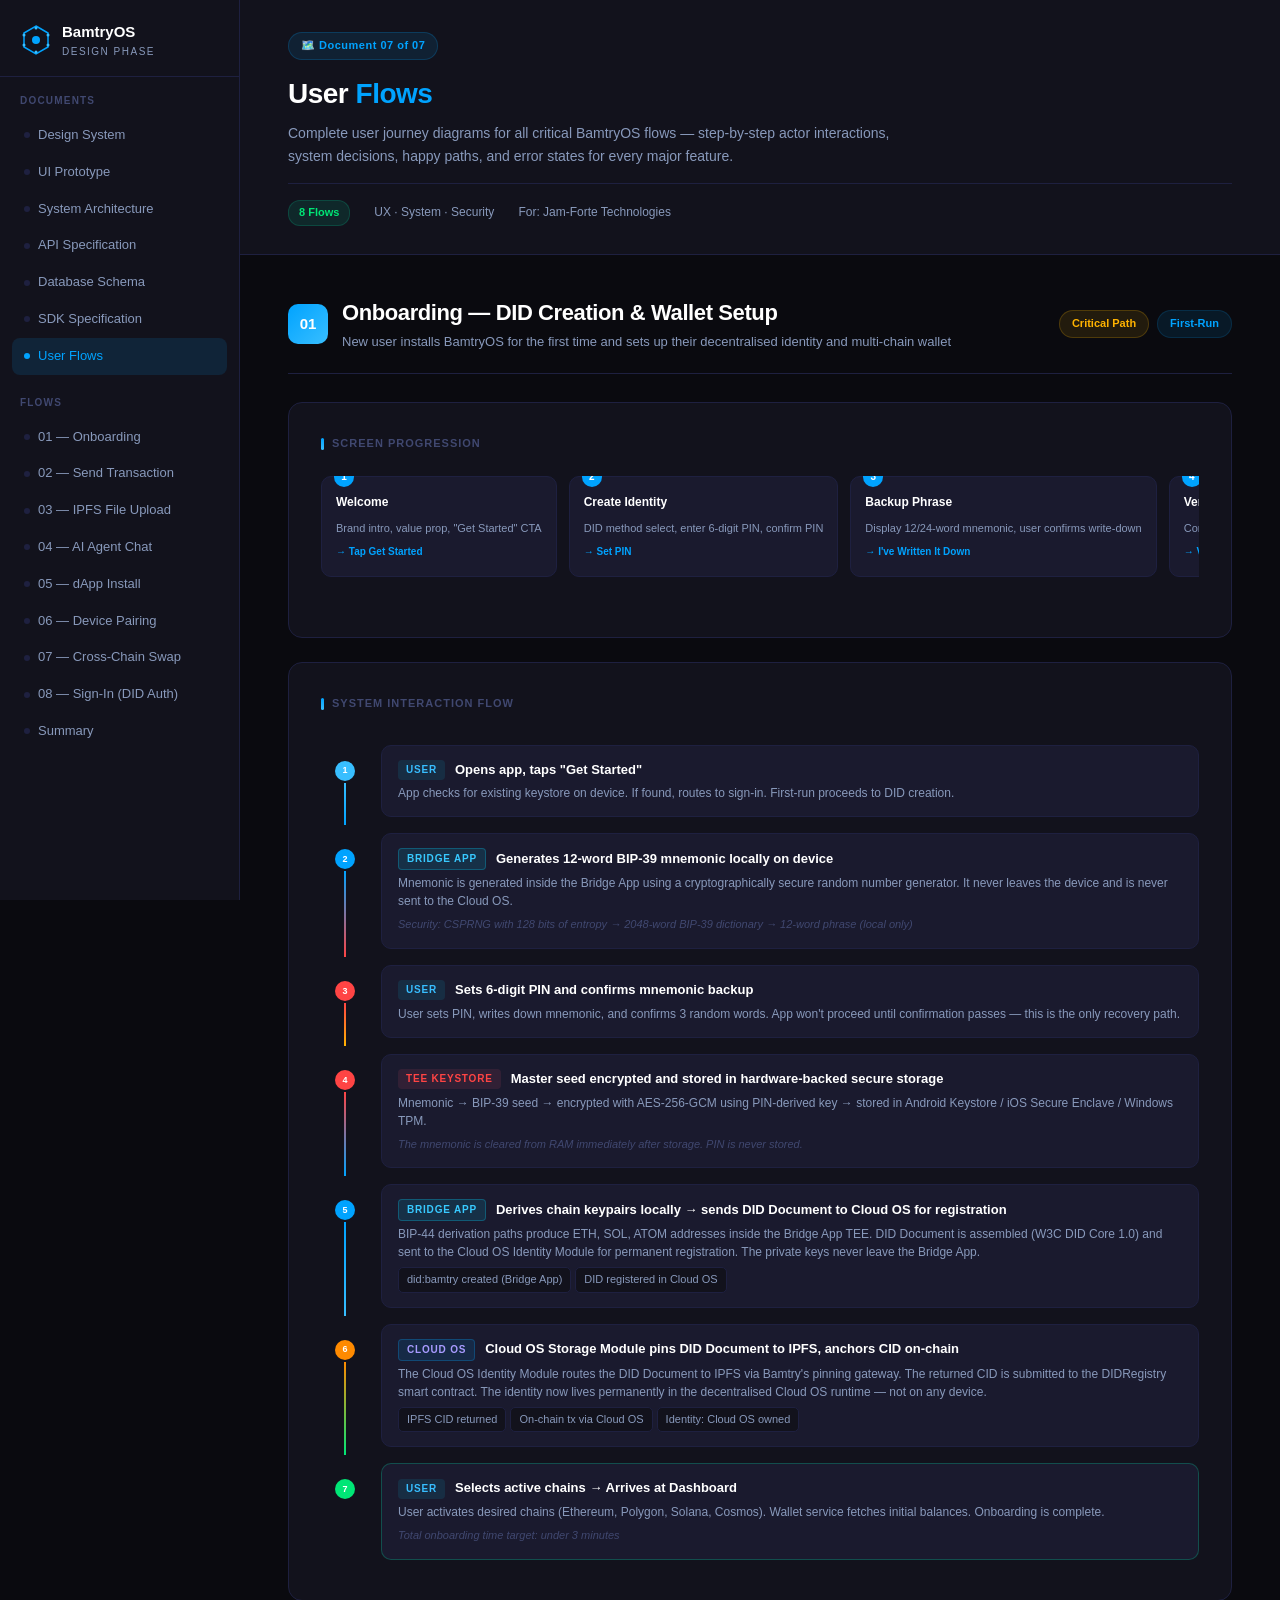
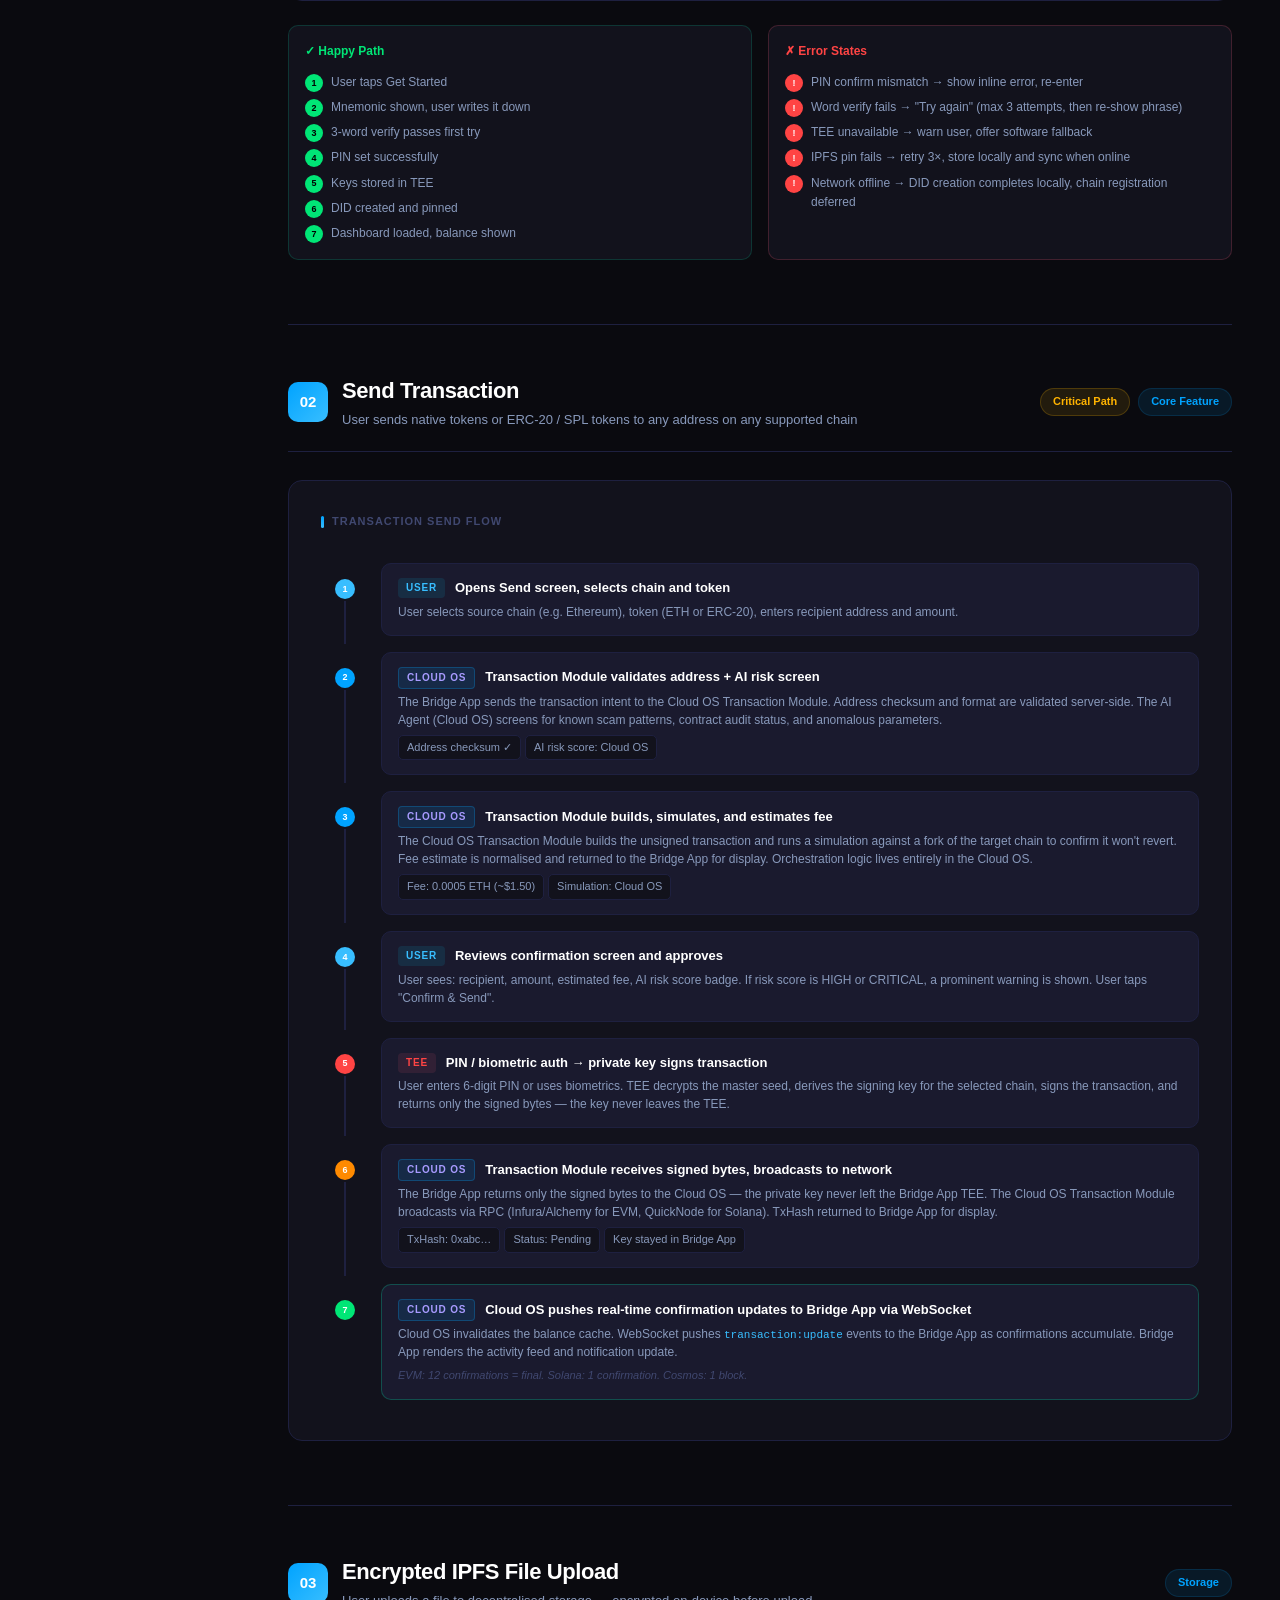
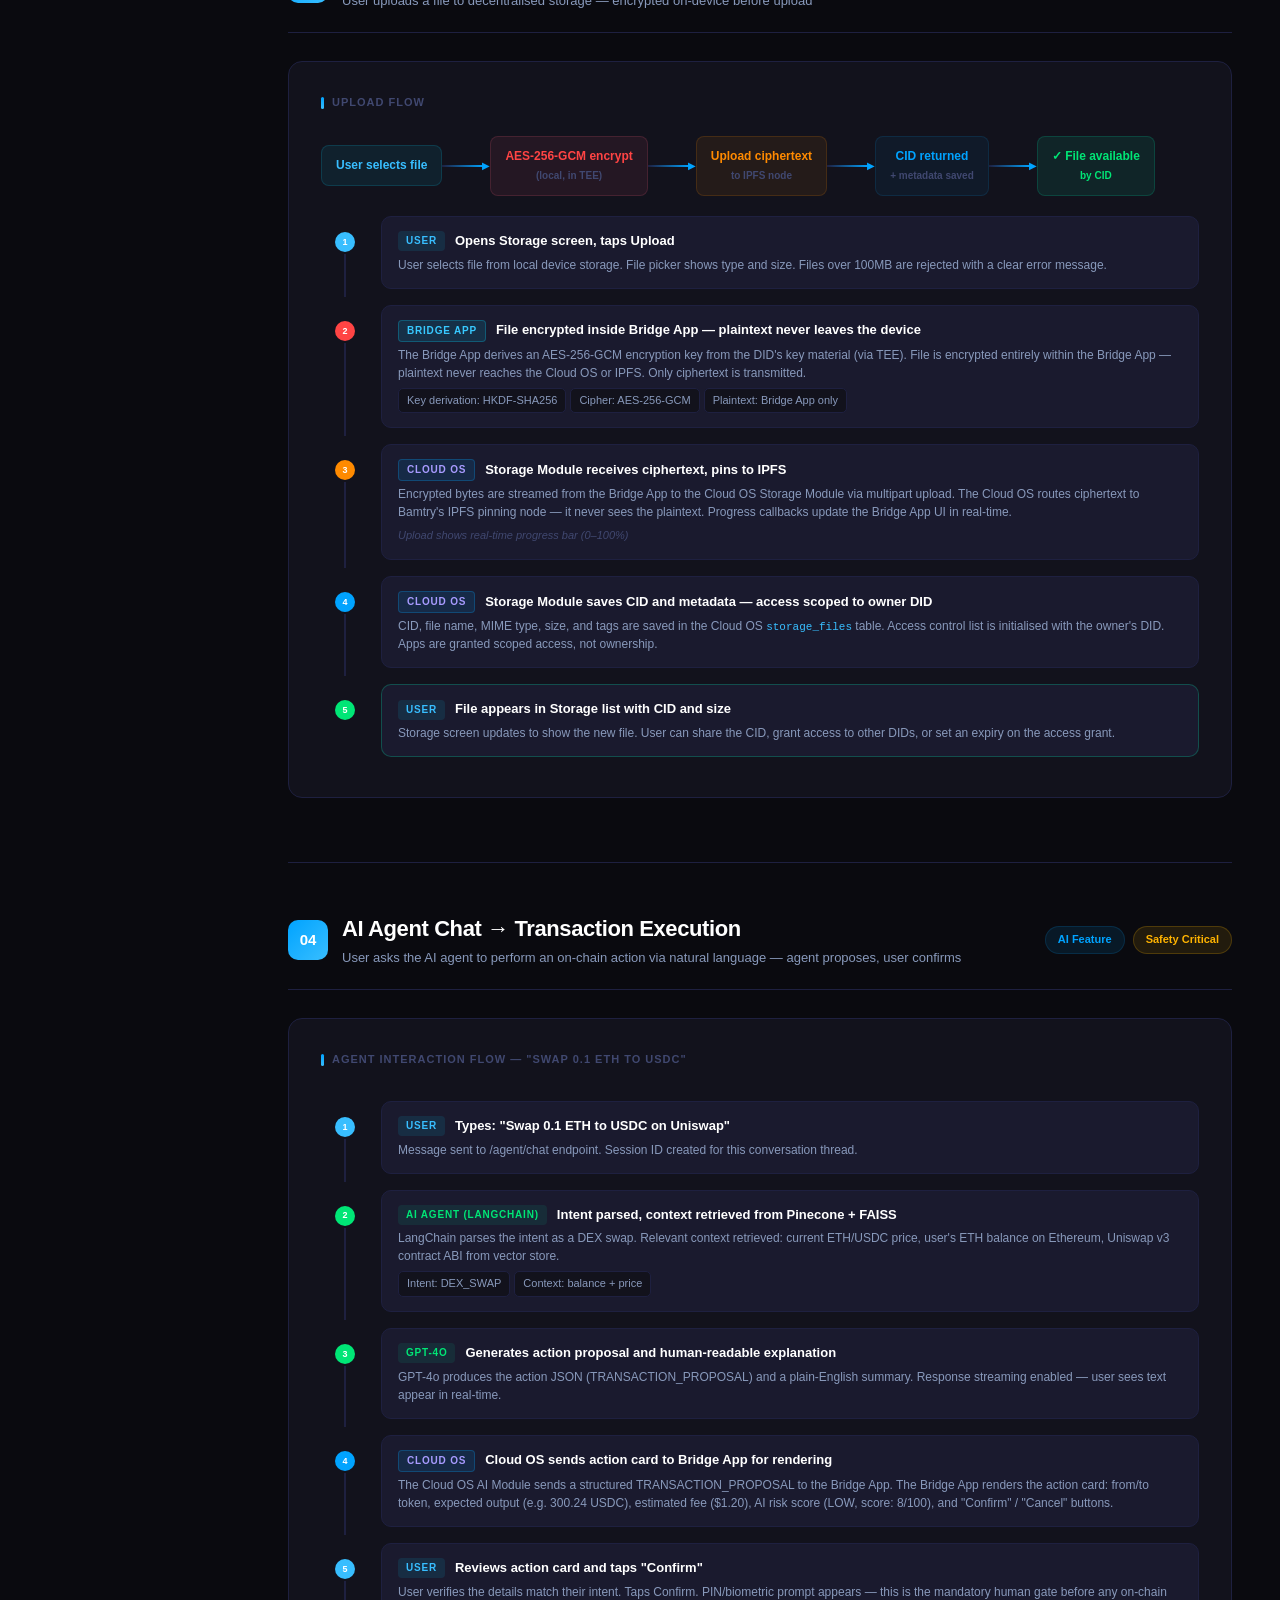
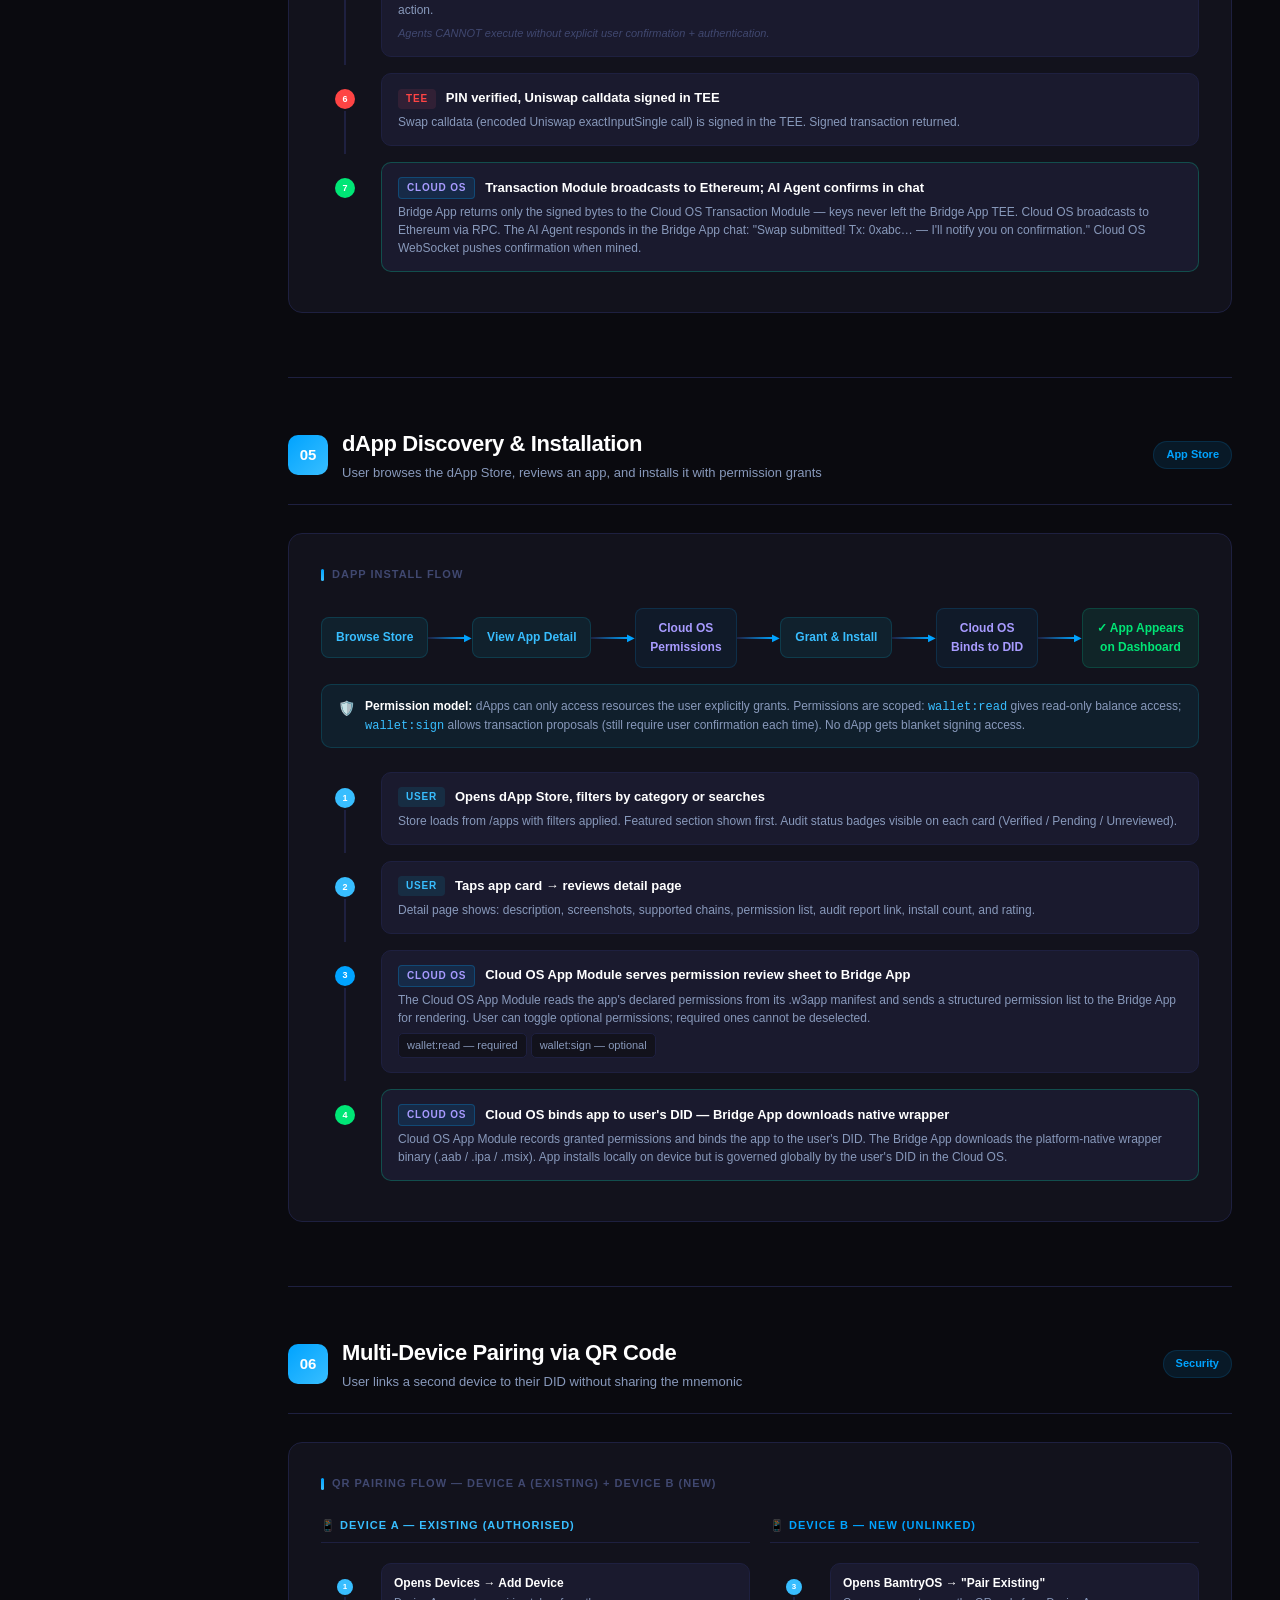
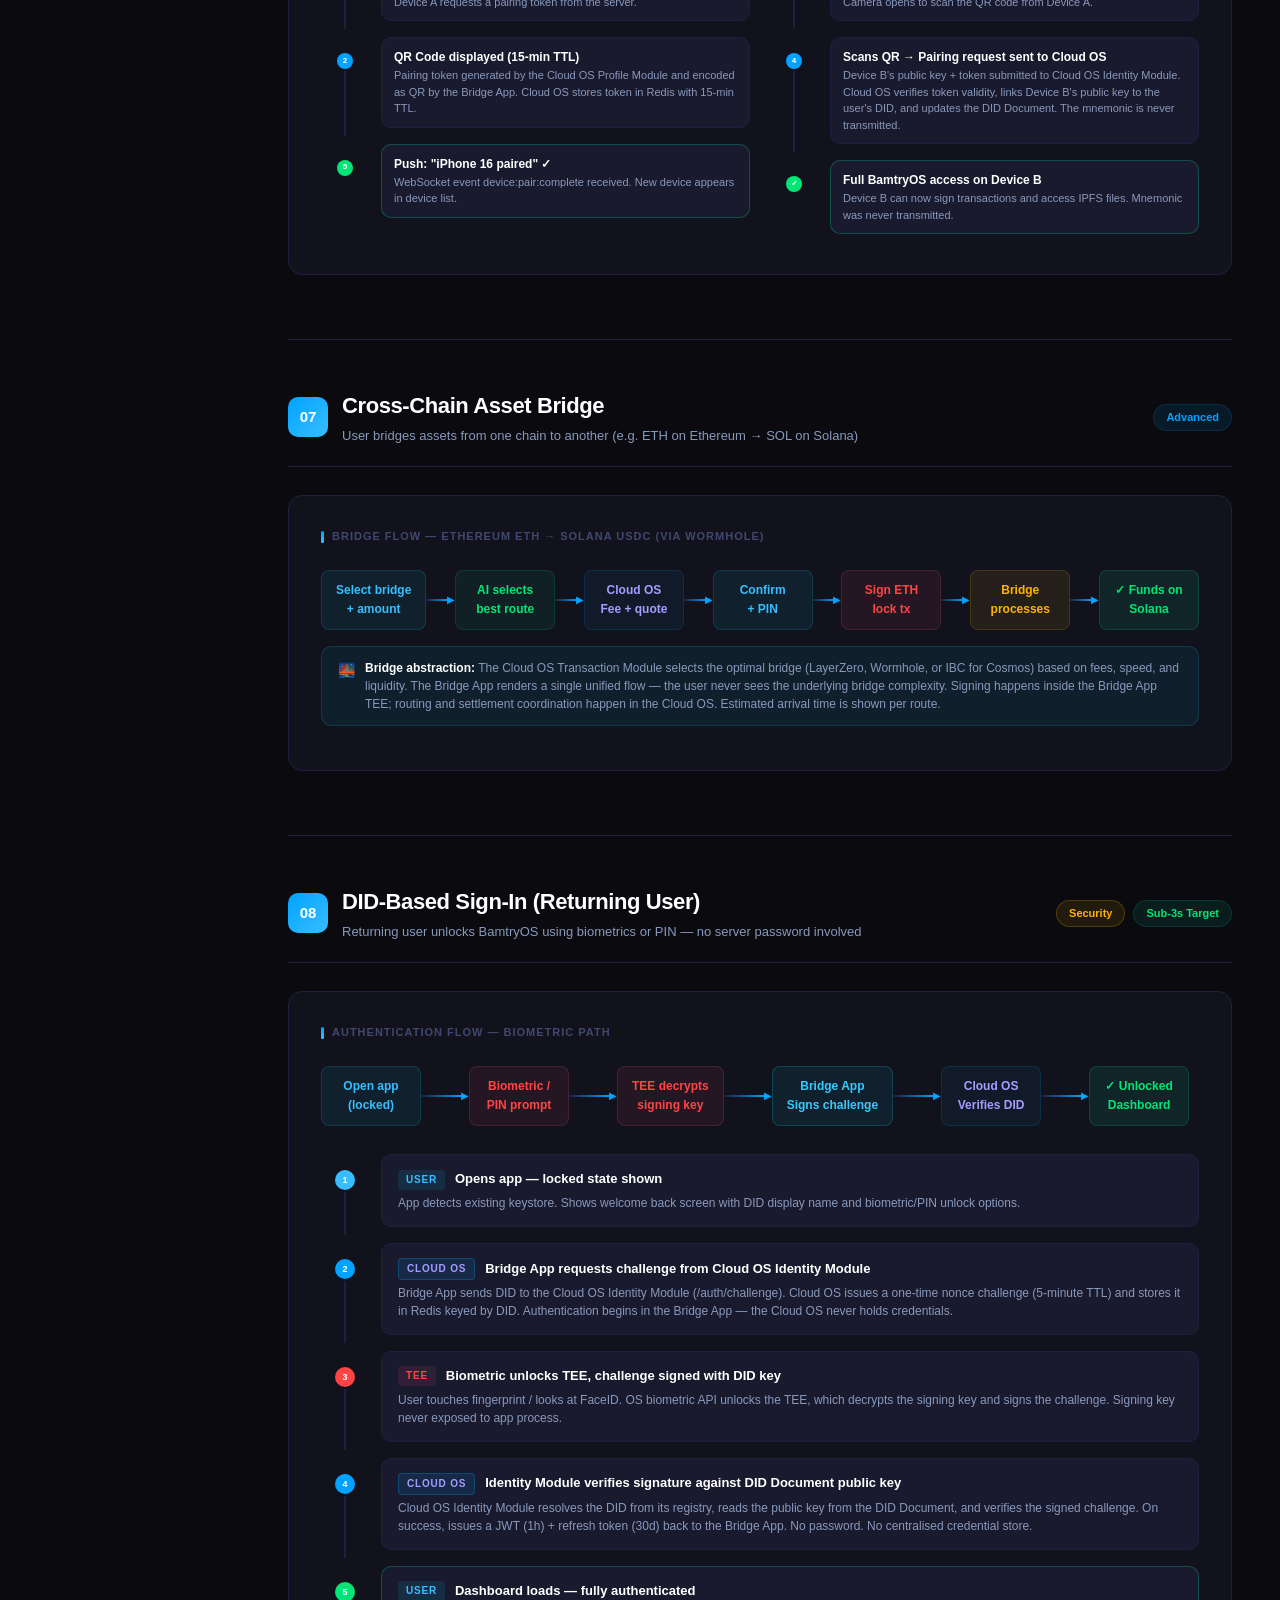
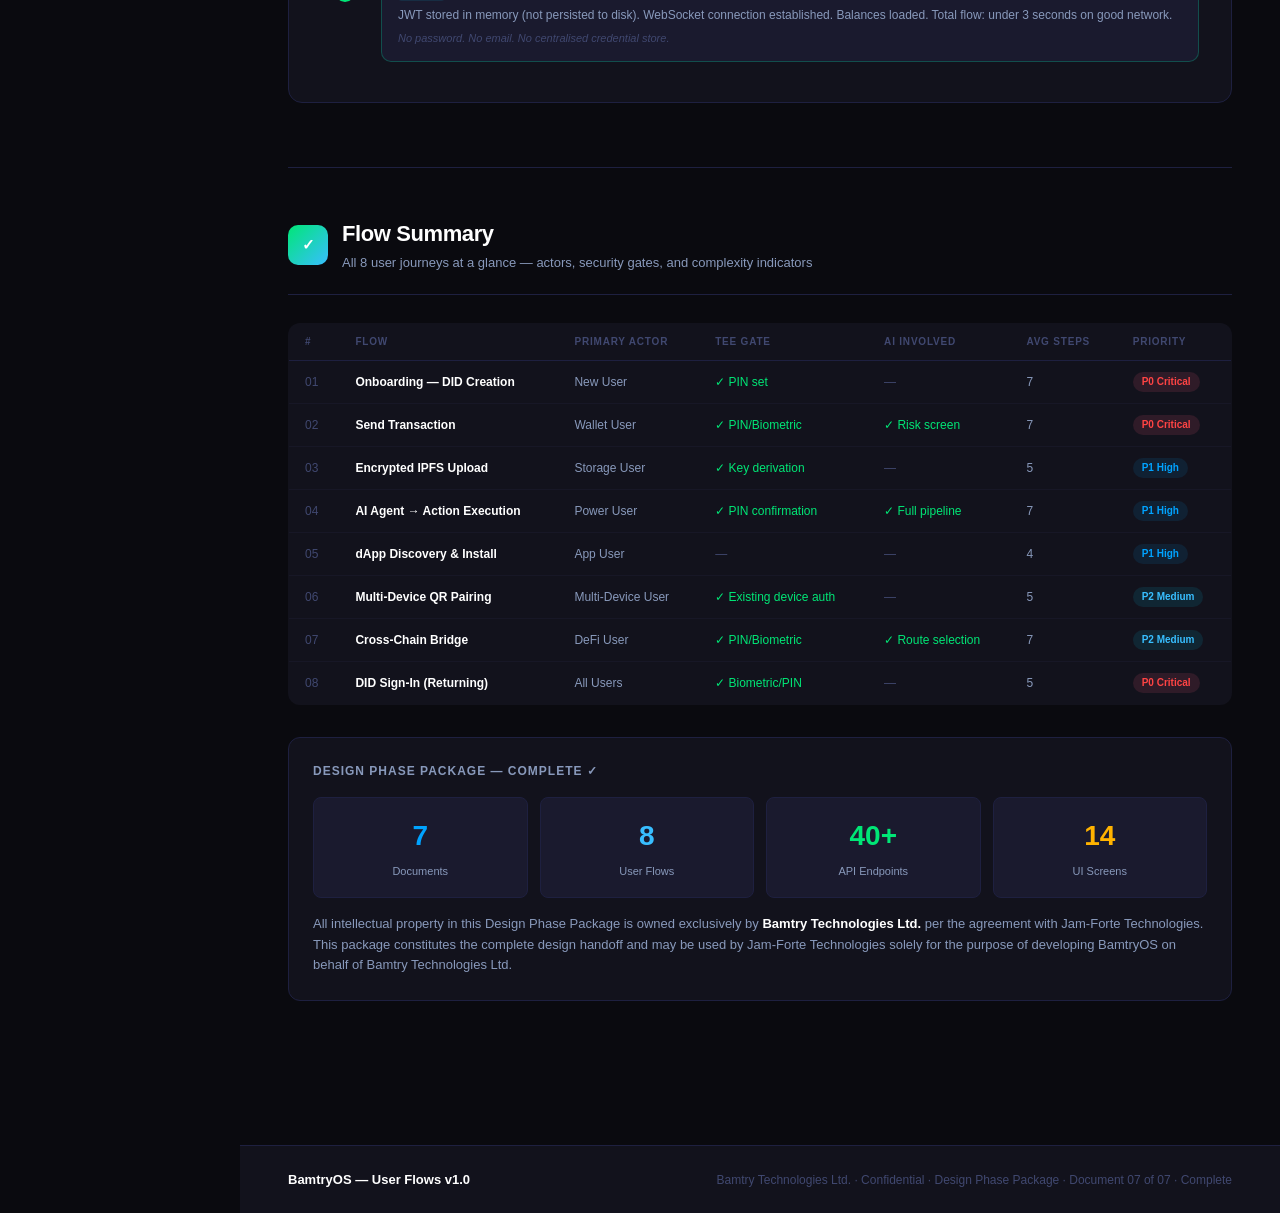
<file: 07_User_Flows.html>
<!DOCTYPE html>
<html lang="en">
<head>
<meta charset="UTF-8">
<meta name="viewport" content="width=device-width, initial-scale=1.0">
<title>BamtryOS — User Flows</title>
<style>
  :root {
    --bg:#0A0A0F; --surface:#12121C; --surface2:#1A1A2E; --border:#1E2040;
    --accent:#00A3FF; --cyan:#38BEFF; --green:#00E676; --red:#FF4444;
    --yellow:#FFB300; --orange:#FF8A00; --text:#FFFFFF; --text2:#8899BB; --text3:#404870;
    --font:'Inter',-apple-system,BlinkMacSystemFont,sans-serif;--font-heading:'Space Grotesk',-apple-system,sans-serif;
    --mono:'JetBrains Mono','Fira Code',monospace;
  }
  *{box-sizing:border-box;margin:0;padding:0;}
  body{background:var(--bg);color:var(--text);font-family:var(--font);font-size:14px;line-height:1.6;}
  .sidebar{position:fixed;top:0;left:0;width:240px;height:100vh;background:var(--surface);border-right:1px solid var(--border);overflow-y:auto;z-index:100;padding:0 0 40px;}
  .sidebar-logo{display:flex;align-items:center;gap:10px;padding:20px 20px 16px;border-bottom:1px solid var(--border);}
  .logo-text{font-size:15px;font-weight:700;} .logo-sub{font-size:10px;color:var(--text2);letter-spacing:1.5px;text-transform:uppercase;}
  .sidebar-section{padding:16px 12px 4px;}
  .sidebar-section-label{font-size:10px;font-weight:600;color:var(--text3);letter-spacing:1.2px;text-transform:uppercase;padding:0 8px 8px;}
  .sidebar-item{display:flex;align-items:center;gap:8px;padding:8px 12px;border-radius:8px;color:var(--text2);font-size:13px;cursor:pointer;transition:all 0.15s;text-decoration:none;}
  .sidebar-item:hover{background:var(--surface2);color:var(--text);}
  .sidebar-item.active{background:rgba(0,163,255,0.12);color:var(--accent);}
  .sidebar-item .dot{width:6px;height:6px;border-radius:50%;background:var(--border);flex-shrink:0;}
  .sidebar-item.active .dot{background:var(--accent);}

  .main{margin-left:240px;min-height:100vh;}
  .page-header{background:var(--surface);border-bottom:1px solid var(--border);padding:32px 48px 28px;position:sticky;top:0;z-index:50;}
  .header-tag{display:inline-flex;align-items:center;gap:6px;background:rgba(0,163,255,0.10);border:1px solid rgba(0,163,255,0.20);border-radius:20px;padding:4px 12px;font-size:11px;font-weight:600;color:var(--accent);letter-spacing:0.5px;margin-bottom:12px;}
  .page-title{font-size:28px;font-weight:700;letter-spacing:-0.5px;margin-bottom:6px;}
  .page-title span{color:var(--accent);}
  .page-desc{color:var(--text2);font-size:14px;max-width:640px;}
  .header-meta{display:flex;align-items:center;gap:24px;margin-top:16px;padding-top:16px;border-top:1px solid var(--border);}
  .meta-item{display:flex;align-items:center;gap:8px;font-size:12px;color:var(--text2);}
  .meta-badge{padding:3px 10px;border-radius:12px;font-size:11px;font-weight:600;background:rgba(0,200,150,0.12);color:var(--green);border:1px solid rgba(0,200,150,0.2);}

  .content{padding:40px 48px 80px;max-width:1100px;}
  .flow-section{margin-bottom:64px;}
  .flow-header{display:flex;align-items:center;gap:14px;margin-bottom:28px;padding-bottom:20px;border-bottom:1px solid var(--border);}
  .flow-number{width:40px;height:40px;border-radius:10px;background:linear-gradient(135deg,var(--accent),var(--cyan));display:flex;align-items:center;justify-content:center;font-size:15px;font-weight:800;color:#fff;flex-shrink:0;}
  .flow-title{font-size:22px;font-weight:700;letter-spacing:-0.4px;}
  .flow-subtitle{font-size:13px;color:var(--text2);margin-top:2px;}
  .flow-meta{margin-left:auto;display:flex;gap:8px;flex-shrink:0;}
  .flow-tag{padding:4px 12px;border-radius:20px;font-size:11px;font-weight:600;}
  .ft-primary{background:rgba(0,163,255,0.10);color:var(--accent);border:1px solid rgba(0,163,255,0.15);}
  .ft-critical{background:rgba(255,184,0,0.1);color:var(--yellow);border:1px solid rgba(255,184,0,0.2);}
  .ft-success{background:rgba(0,200,150,0.1);color:var(--green);border:1px solid rgba(0,200,150,0.15);}
  .divider{border:none;border-top:1px solid var(--border);margin:0 0 48px;}

  /* Flow diagram */
  .flow-canvas{background:var(--surface);border:1px solid var(--border);border-radius:14px;padding:32px;margin-bottom:24px;overflow-x:auto;}
  .flow-canvas-title{font-size:11px;font-weight:600;color:var(--text3);letter-spacing:1px;text-transform:uppercase;margin-bottom:24px;display:flex;align-items:center;gap:8px;}
  .flow-canvas-title::before{content:'';display:block;width:3px;height:12px;background:linear-gradient(to bottom,var(--accent),var(--cyan));border-radius:2px;}

  /* Step-by-step flow */
  .step-flow{display:flex;flex-direction:column;gap:0;position:relative;}
  .step-row{display:flex;align-items:stretch;gap:0;min-height:72px;}
  .step-connector-col{display:flex;flex-direction:column;align-items:center;width:48px;flex-shrink:0;}
  .step-dot{width:20px;height:20px;border-radius:50%;display:flex;align-items:center;justify-content:center;font-size:9px;font-weight:800;color:#fff;flex-shrink:0;z-index:1;margin-top:24px;}
  .step-line{width:2px;flex:1;margin-top:2px;}
  .step-card{flex:1;background:var(--surface2);border:1px solid var(--border);border-radius:10px;padding:14px 16px;margin:8px 0;margin-left:12px;transition:border-color 0.2s;}
  .step-card:hover{border-color:rgba(124,111,255,0.35);}
  .step-card-top{display:flex;align-items:center;gap:10px;margin-bottom:4px;}
  .step-actor{font-size:10px;font-weight:700;letter-spacing:0.8px;text-transform:uppercase;padding:2px 8px;border-radius:4px;}
  .sa-user{background:rgba(0,212,255,0.1);color:var(--cyan);}
  .sa-system{background:rgba(0,163,255,0.10);color:var(--accent);}
  .sa-bridge{background:rgba(0,212,255,0.12);color:#38C9FF;border:1px solid rgba(0,212,255,0.25);}
  .sa-cloudos{background:rgba(0,163,255,0.12);color:#A89BFF;border:1px solid rgba(0,163,255,0.25);}
  .sa-chain{background:rgba(255,184,0,0.1);color:var(--yellow);}
  .sa-ai{background:rgba(0,200,150,0.1);color:var(--green);}
  .sa-tee{background:rgba(255,92,122,0.1);color:var(--red);}
  .hs-bridge{background:rgba(0,212,255,0.08);color:#38C9FF;border:1px solid rgba(0,212,255,0.2);}
  .hs-cloudos{background:rgba(0,163,255,0.06);color:#A89BFF;border:1px solid rgba(0,163,255,0.15);}
  .hs-ipfs{background:rgba(255,138,0,0.08);color:var(--orange);border:1px solid rgba(255,138,0,0.15);}
  .hs-ok{background:rgba(0,200,150,0.08);color:var(--green);border:1px solid rgba(0,200,150,0.15);}
  .step-name{font-size:13px;font-weight:700;color:var(--text);}
  .step-desc{font-size:12px;color:var(--text2);line-height:1.5;}
  .step-note{font-size:11px;color:var(--text3);margin-top:6px;font-style:italic;}
  .step-chip{display:inline-flex;align-items:center;gap:4px;background:var(--surface);border:1px solid var(--border);border-radius:5px;padding:3px 8px;font-size:11px;color:var(--text2);margin-top:6px;margin-right:4px;}

  /* Decision node */
  .decision-row{display:flex;justify-content:center;margin:4px 0;}
  .decision-diamond{background:rgba(255,184,0,0.08);border:2px solid rgba(255,184,0,0.3);transform:rotate(45deg);width:52px;height:52px;display:flex;align-items:center;justify-content:center;}
  .decision-label{transform:rotate(-45deg);font-size:9px;font-weight:700;color:var(--yellow);text-align:center;line-height:1.2;}
  .decision-branches{display:flex;gap:16px;justify-content:center;margin:8px 0;}
  .branch-yes{color:var(--green);font-size:11px;font-weight:700;}
  .branch-no{color:var(--red);font-size:11px;font-weight:700;}

  /* Horizontal step row (short flows) */
  .hflow{display:flex;align-items:center;gap:0;flex-wrap:wrap;margin-bottom:12px;}
  .hstep{padding:10px 14px;border-radius:8px;font-size:12px;font-weight:600;text-align:center;min-width:100px;white-space:nowrap;}
  .harrow{display:flex;align-items:center;flex:1;min-width:20px;max-width:48px;}
  .harrow-line{flex:1;height:2px;background:linear-gradient(to right,var(--border),var(--accent));}
  .harrow-head{color:var(--accent);font-size:10px;margin-left:-2px;}
  .hs-user{background:rgba(0,212,255,0.08);color:var(--cyan);border:1px solid rgba(0,212,255,0.15);}
  .hs-sys{background:rgba(0,163,255,0.06);color:var(--accent);border:1px solid rgba(0,163,255,0.12);}
  .hs-tee{background:rgba(255,92,122,0.08);color:var(--red);border:1px solid rgba(255,92,122,0.15);}
  .hs-chain{background:rgba(255,184,0,0.08);color:var(--yellow);border:1px solid rgba(255,184,0,0.15);}
  .hs-ai{background:rgba(0,200,150,0.08);color:var(--green);border:1px solid rgba(0,200,150,0.15);}
  .hs-ipfs{background:rgba(255,138,0,0.08);color:var(--orange);border:1px solid rgba(255,138,0,0.15);}
  .hs-ok{background:rgba(0,200,150,0.1);color:var(--green);border:1px solid rgba(0,200,150,0.2);}

  /* Screen mockup strip */
  .screen-strip{display:flex;gap:12px;overflow-x:auto;padding-bottom:8px;margin-bottom:20px;}
  .screen-mock{background:var(--surface2);border:1px solid var(--border);border-radius:10px;padding:16px 14px;min-width:160px;flex-shrink:0;position:relative;}
  .screen-mock-num{position:absolute;top:-10px;left:12px;width:20px;height:20px;border-radius:50%;background:var(--accent);font-size:10px;font-weight:800;color:#fff;display:flex;align-items:center;justify-content:center;}
  .screen-name{font-size:12px;font-weight:700;color:var(--text);margin-bottom:8px;}
  .screen-desc{font-size:11px;color:var(--text2);line-height:1.4;}
  .screen-action{margin-top:8px;font-size:10px;font-weight:600;color:var(--accent);}

  /* Side by side: happy path / error path */
  .path-grid{display:grid;grid-template-columns:1fr 1fr;gap:16px;margin-bottom:20px;}
  .path-card{background:var(--surface);border-radius:10px;padding:16px;border:1px solid var(--border);}
  .path-title{font-size:12px;font-weight:700;margin-bottom:12px;display:flex;align-items:center;gap:6px;}
  .path-steps{list-style:none;display:flex;flex-direction:column;gap:6px;}
  .path-steps li{font-size:12px;color:var(--text2);display:flex;align-items:flex-start;gap:8px;}
  .path-steps li .n{width:18px;height:18px;border-radius:50%;font-size:9px;font-weight:800;display:flex;align-items:center;justify-content:center;flex-shrink:0;margin-top:1px;}
  .n-green{background:var(--green);color:#000;}
  .n-red{background:var(--red);color:#fff;}

  /* Callout */
  .callout{border-radius:10px;padding:12px 16px;margin:12px 0;display:flex;gap:10px;align-items:flex-start;}
  .callout-info{background:rgba(0,212,255,0.07);border:1px solid rgba(0,212,255,0.15);}
  .callout-icon{font-size:14px;flex-shrink:0;}
  .callout-text{font-size:12px;color:var(--text2);line-height:1.5;}
  .callout-text strong{color:var(--text);}

  /* Summary table */
  .summary-table{width:100%;border-collapse:collapse;background:var(--surface);border:1px solid var(--border);border-radius:12px;overflow:hidden;}
  .summary-table th{text-align:left;padding:10px 16px;font-size:10px;font-weight:600;color:var(--text3);letter-spacing:0.8px;text-transform:uppercase;border-bottom:1px solid var(--border);}
  .summary-table td{padding:11px 16px;font-size:12px;border-bottom:1px solid rgba(30,30,53,0.4);}
  .summary-table tr:last-child td{border-bottom:none;}
  .summary-table tr:hover td{background:rgba(124,111,255,0.04);}
  .flow-pill{display:inline-block;padding:2px 9px;border-radius:10px;font-size:10px;font-weight:700;}

  .doc-footer{background:var(--surface);border-top:1px solid var(--border);padding:24px 48px;margin-left:240px;display:flex;align-items:center;justify-content:space-between;}
  .footer-brand{font-size:13px;font-weight:600;} .footer-meta{font-size:12px;color:var(--text3);}
  ::-webkit-scrollbar{width:6px;height:6px;} ::-webkit-scrollbar-track{background:var(--bg);} ::-webkit-scrollbar-thumb{background:var(--border);border-radius:3px;}

  h1, h2, h3, h4, .page-title, .section-title, .flow-title, .card-title, .onboard-title, .wallet-balance, .stat-value {
    font-family: var(--font-heading);
  }
</style>
</head>
<body>

<nav class="sidebar">
  <div class="sidebar-logo">
    <svg width="32" height="32" viewBox="0 0 32 32" fill="none">
      <polygon points="16,2 28,9 28,23 16,30 4,23 4,9" fill="none" stroke="#00A3FF" stroke-width="1.5"/>
      <circle cx="16" cy="16" r="4" fill="#00A3FF"/>
      <circle cx="16" cy="4" r="1.5" fill="#38BEFF"/><circle cx="28" cy="11" r="1.5" fill="#38BEFF"/>
      <circle cx="28" cy="21" r="1.5" fill="#38BEFF"/><circle cx="16" cy="28" r="1.5" fill="#38BEFF"/>
      <circle cx="4" cy="21" r="1.5" fill="#38BEFF"/><circle cx="4" cy="11" r="1.5" fill="#38BEFF"/>
    </svg>
    <div><div class="logo-text">BamtryOS</div><div class="logo-sub">Design Phase</div></div>
  </div>
  <div class="sidebar-section">
    <div class="sidebar-section-label">Documents</div>
    <a class="sidebar-item" href="01_Design_System.html"><span class="dot"></span>Design System</a>
    <a class="sidebar-item" href="02_UI_Prototype.html"><span class="dot"></span>UI Prototype</a>
    <a class="sidebar-item" href="03_System_Architecture.html"><span class="dot"></span>System Architecture</a>
    <a class="sidebar-item" href="04_API_Specification.html"><span class="dot"></span>API Specification</a>
    <a class="sidebar-item" href="05_Database_Schema.html"><span class="dot"></span>Database Schema</a>
    <a class="sidebar-item" href="06_SDK_Specification.html"><span class="dot"></span>SDK Specification</a>
    <a class="sidebar-item active" href="#"><span class="dot"></span>User Flows</a>
  </div>
  <div class="sidebar-section">
    <div class="sidebar-section-label">Flows</div>
    <a class="sidebar-item" href="#flow1"><span class="dot"></span>01 — Onboarding</a>
    <a class="sidebar-item" href="#flow2"><span class="dot"></span>02 — Send Transaction</a>
    <a class="sidebar-item" href="#flow3"><span class="dot"></span>03 — IPFS File Upload</a>
    <a class="sidebar-item" href="#flow4"><span class="dot"></span>04 — AI Agent Chat</a>
    <a class="sidebar-item" href="#flow5"><span class="dot"></span>05 — dApp Install</a>
    <a class="sidebar-item" href="#flow6"><span class="dot"></span>06 — Device Pairing</a>
    <a class="sidebar-item" href="#flow7"><span class="dot"></span>07 — Cross-Chain Swap</a>
    <a class="sidebar-item" href="#flow8"><span class="dot"></span>08 — Sign-In (DID Auth)</a>
    <a class="sidebar-item" href="#summary"><span class="dot"></span>Summary</a>
  </div>
</nav>

<main class="main">
  <div class="page-header">
    <div class="header-tag">🗺️ Document 07 of 07</div>
    <h1 class="page-title">User <span>Flows</span></h1>
    <p class="page-desc">Complete user journey diagrams for all critical BamtryOS flows — step-by-step actor interactions, system decisions, happy paths, and error states for every major feature.</p>
    <div class="header-meta">
      <div class="meta-item"><span class="meta-badge">8 Flows</span></div>
      <div class="meta-item">UX · System · Security</div>
      <div class="meta-item">For: Jam-Forte Technologies</div>
    </div>
  </div>

  <div class="content">

    <!-- FLOW 1: Onboarding -->
    <div class="flow-section" id="flow1">
      <div class="flow-header">
        <div class="flow-number">01</div>
        <div>
          <div class="flow-title">Onboarding — DID Creation &amp; Wallet Setup</div>
          <div class="flow-subtitle">New user installs BamtryOS for the first time and sets up their decentralised identity and multi-chain wallet</div>
        </div>
        <div class="flow-meta">
          <span class="flow-tag ft-critical">Critical Path</span>
          <span class="flow-tag ft-primary">First-Run</span>
        </div>
      </div>

      <!-- Screen progression -->
      <div class="flow-canvas">
        <div class="flow-canvas-title">Screen Progression</div>
        <div class="screen-strip">
          <div class="screen-mock"><div class="screen-mock-num">1</div><div class="screen-name">Welcome</div><div class="screen-desc">Brand intro, value prop, "Get Started" CTA</div><div class="screen-action">→ Tap Get Started</div></div>
          <div class="screen-mock"><div class="screen-mock-num">2</div><div class="screen-name">Create Identity</div><div class="screen-desc">DID method select, enter 6-digit PIN, confirm PIN</div><div class="screen-action">→ Set PIN</div></div>
          <div class="screen-mock"><div class="screen-mock-num">3</div><div class="screen-name">Backup Phrase</div><div class="screen-desc">Display 12/24-word mnemonic, user confirms write-down</div><div class="screen-action">→ I've Written It Down</div></div>
          <div class="screen-mock"><div class="screen-mock-num">4</div><div class="screen-name">Verify Phrase</div><div class="screen-desc">Confirm 3 random words from the mnemonic</div><div class="screen-action">→ Verify</div></div>
          <div class="screen-mock"><div class="screen-mock-num">5</div><div class="screen-name">Setup Wallet</div><div class="screen-desc">Generate chain keypairs, confirm addresses</div><div class="screen-action">→ Confirm</div></div>
          <div class="screen-mock"><div class="screen-mock-num">6</div><div class="screen-name">Connect Chains</div><div class="screen-desc">Select which chains to activate (multi-select)</div><div class="screen-action">→ Continue</div></div>
          <div class="screen-mock"><div class="screen-mock-num">7</div><div class="screen-name">Dashboard</div><div class="screen-desc">Home screen — identity confirmed, wallets ready</div><div class="screen-action">✓ Complete</div></div>
        </div>
      </div>

      <div class="flow-canvas">
        <div class="flow-canvas-title">System Interaction Flow</div>
        <div class="step-flow">
          <div class="step-row">
            <div class="step-connector-col"><div class="step-dot" style="background:var(--cyan);">1</div><div class="step-line" style="background:linear-gradient(to bottom,var(--cyan),var(--accent));"></div></div>
            <div class="step-card"><div class="step-card-top"><span class="step-actor sa-user">User</span><span class="step-name">Opens app, taps "Get Started"</span></div><div class="step-desc">App checks for existing keystore on device. If found, routes to sign-in. First-run proceeds to DID creation.</div></div>
          </div>
          <div class="step-row">
            <div class="step-connector-col"><div class="step-dot" style="background:var(--accent);">2</div><div class="step-line" style="background:linear-gradient(to bottom,var(--accent),var(--red));"></div></div>
            <div class="step-card"><div class="step-card-top"><span class="step-actor sa-bridge">Bridge App</span><span class="step-name">Generates 12-word BIP-39 mnemonic locally on device</span></div><div class="step-desc">Mnemonic is generated inside the Bridge App using a cryptographically secure random number generator. It never leaves the device and is never sent to the Cloud OS.</div><div class="step-note">Security: CSPRNG with 128 bits of entropy → 2048-word BIP-39 dictionary → 12-word phrase (local only)</div></div>
          </div>
          <div class="step-row">
            <div class="step-connector-col"><div class="step-dot" style="background:var(--red);">3</div><div class="step-line" style="background:linear-gradient(to bottom,var(--red),var(--yellow));"></div></div>
            <div class="step-card"><div class="step-card-top"><span class="step-actor sa-user">User</span><span class="step-name">Sets 6-digit PIN and confirms mnemonic backup</span></div><div class="step-desc">User sets PIN, writes down mnemonic, and confirms 3 random words. App won't proceed until confirmation passes — this is the only recovery path.</div></div>
          </div>
          <div class="step-row">
            <div class="step-connector-col"><div class="step-dot" style="background:var(--red);">4</div><div class="step-line" style="background:linear-gradient(to bottom,var(--red),var(--accent));"></div></div>
            <div class="step-card"><div class="step-card-top"><span class="step-actor sa-tee">TEE Keystore</span><span class="step-name">Master seed encrypted and stored in hardware-backed secure storage</span></div><div class="step-desc">Mnemonic → BIP-39 seed → encrypted with AES-256-GCM using PIN-derived key → stored in Android Keystore / iOS Secure Enclave / Windows TPM.</div><div class="step-note">The mnemonic is cleared from RAM immediately after storage. PIN is never stored.</div></div>
          </div>
          <div class="step-row">
            <div class="step-connector-col"><div class="step-dot" style="background:var(--accent);">5</div><div class="step-line" style="background:linear-gradient(to bottom,var(--accent),var(--cyan));"></div></div>
            <div class="step-card"><div class="step-card-top"><span class="step-actor sa-bridge">Bridge App</span><span class="step-name">Derives chain keypairs locally → sends DID Document to Cloud OS for registration</span></div><div class="step-desc">BIP-44 derivation paths produce ETH, SOL, ATOM addresses inside the Bridge App TEE. DID Document is assembled (W3C DID Core 1.0) and sent to the Cloud OS Identity Module for permanent registration. The private keys never leave the Bridge App.</div><span class="step-chip">did:bamtry created (Bridge App)</span><span class="step-chip">DID registered in Cloud OS</span></div>
          </div>
          <div class="step-row">
            <div class="step-connector-col"><div class="step-dot" style="background:var(--orange);">6</div><div class="step-line" style="background:linear-gradient(to bottom,var(--orange),var(--green));"></div></div>
            <div class="step-card"><div class="step-card-top"><span class="step-actor sa-cloudos">Cloud OS</span><span class="step-name">Cloud OS Storage Module pins DID Document to IPFS, anchors CID on-chain</span></div><div class="step-desc">The Cloud OS Identity Module routes the DID Document to IPFS via Bamtry's pinning gateway. The returned CID is submitted to the DIDRegistry smart contract. The identity now lives permanently in the decentralised Cloud OS runtime — not on any device.</div><span class="step-chip">IPFS CID returned</span><span class="step-chip">On-chain tx via Cloud OS</span><span class="step-chip">Identity: Cloud OS owned</span></div>
          </div>
          <div class="step-row">
            <div class="step-connector-col"><div class="step-dot" style="background:var(--green);">7</div></div>
            <div class="step-card" style="border-color:rgba(0,200,150,0.3);"><div class="step-card-top"><span class="step-actor sa-user">User</span><span class="step-name">Selects active chains → Arrives at Dashboard</span></div><div class="step-desc">User activates desired chains (Ethereum, Polygon, Solana, Cosmos). Wallet service fetches initial balances. Onboarding is complete.</div><div class="step-note">Total onboarding time target: under 3 minutes</div></div>
          </div>
        </div>
      </div>

      <div class="path-grid">
        <div class="path-card" style="border-color:rgba(0,200,150,0.2);">
          <div class="path-title" style="color:var(--green);">✓ Happy Path</div>
          <ul class="path-steps">
            <li><span class="n n-green">1</span>User taps Get Started</li>
            <li><span class="n n-green">2</span>Mnemonic shown, user writes it down</li>
            <li><span class="n n-green">3</span>3-word verify passes first try</li>
            <li><span class="n n-green">4</span>PIN set successfully</li>
            <li><span class="n n-green">5</span>Keys stored in TEE</li>
            <li><span class="n n-green">6</span>DID created and pinned</li>
            <li><span class="n n-green">7</span>Dashboard loaded, balance shown</li>
          </ul>
        </div>
        <div class="path-card" style="border-color:rgba(255,92,122,0.2);">
          <div class="path-title" style="color:var(--red);">✗ Error States</div>
          <ul class="path-steps">
            <li><span class="n n-red">!</span>PIN confirm mismatch → show inline error, re-enter</li>
            <li><span class="n n-red">!</span>Word verify fails → "Try again" (max 3 attempts, then re-show phrase)</li>
            <li><span class="n n-red">!</span>TEE unavailable → warn user, offer software fallback</li>
            <li><span class="n n-red">!</span>IPFS pin fails → retry 3×, store locally and sync when online</li>
            <li><span class="n n-red">!</span>Network offline → DID creation completes locally, chain registration deferred</li>
          </ul>
        </div>
      </div>
    </div>

    <hr class="divider">

    <!-- FLOW 2: Send Transaction -->
    <div class="flow-section" id="flow2">
      <div class="flow-header">
        <div class="flow-number">02</div>
        <div>
          <div class="flow-title">Send Transaction</div>
          <div class="flow-subtitle">User sends native tokens or ERC-20 / SPL tokens to any address on any supported chain</div>
        </div>
        <div class="flow-meta">
          <span class="flow-tag ft-critical">Critical Path</span>
          <span class="flow-tag ft-primary">Core Feature</span>
        </div>
      </div>

      <div class="flow-canvas">
        <div class="flow-canvas-title">Transaction Send Flow</div>
        <div class="step-flow">
          <div class="step-row">
            <div class="step-connector-col"><div class="step-dot" style="background:var(--cyan);">1</div><div class="step-line" style="background:var(--border);"></div></div>
            <div class="step-card"><div class="step-card-top"><span class="step-actor sa-user">User</span><span class="step-name">Opens Send screen, selects chain and token</span></div><div class="step-desc">User selects source chain (e.g. Ethereum), token (ETH or ERC-20), enters recipient address and amount.</div></div>
          </div>
          <div class="step-row">
            <div class="step-connector-col"><div class="step-dot" style="background:var(--accent);">2</div><div class="step-line" style="background:var(--border);"></div></div>
            <div class="step-card"><div class="step-card-top"><span class="step-actor sa-cloudos">Cloud OS</span><span class="step-name">Transaction Module validates address + AI risk screen</span></div><div class="step-desc">The Bridge App sends the transaction intent to the Cloud OS Transaction Module. Address checksum and format are validated server-side. The AI Agent (Cloud OS) screens for known scam patterns, contract audit status, and anomalous parameters.</div><span class="step-chip">Address checksum ✓</span><span class="step-chip">AI risk score: Cloud OS</span></div>
          </div>
          <div class="step-row">
            <div class="step-connector-col"><div class="step-dot" style="background:var(--accent);">3</div><div class="step-line" style="background:var(--border);"></div></div>
            <div class="step-card"><div class="step-card-top"><span class="step-actor sa-cloudos">Cloud OS</span><span class="step-name">Transaction Module builds, simulates, and estimates fee</span></div><div class="step-desc">The Cloud OS Transaction Module builds the unsigned transaction and runs a simulation against a fork of the target chain to confirm it won't revert. Fee estimate is normalised and returned to the Bridge App for display. Orchestration logic lives entirely in the Cloud OS.</div><span class="step-chip">Fee: 0.0005 ETH (~$1.50)</span><span class="step-chip">Simulation: Cloud OS</span></div>
          </div>
          <div class="step-row">
            <div class="step-connector-col"><div class="step-dot" style="background:var(--cyan);">4</div><div class="step-line" style="background:var(--border);"></div></div>
            <div class="step-card"><div class="step-card-top"><span class="step-actor sa-user">User</span><span class="step-name">Reviews confirmation screen and approves</span></div><div class="step-desc">User sees: recipient, amount, estimated fee, AI risk score badge. If risk score is HIGH or CRITICAL, a prominent warning is shown. User taps "Confirm &amp; Send".</div></div>
          </div>
          <div class="step-row">
            <div class="step-connector-col"><div class="step-dot" style="background:var(--red);">5</div><div class="step-line" style="background:var(--border);"></div></div>
            <div class="step-card"><div class="step-card-top"><span class="step-actor sa-tee">TEE</span><span class="step-name">PIN / biometric auth → private key signs transaction</span></div><div class="step-desc">User enters 6-digit PIN or uses biometrics. TEE decrypts the master seed, derives the signing key for the selected chain, signs the transaction, and returns only the signed bytes — the key never leaves the TEE.</div></div>
          </div>
          <div class="step-row">
            <div class="step-connector-col"><div class="step-dot" style="background:var(--orange);">6</div><div class="step-line" style="background:var(--border);"></div></div>
            <div class="step-card"><div class="step-card-top"><span class="step-actor sa-cloudos">Cloud OS</span><span class="step-name">Transaction Module receives signed bytes, broadcasts to network</span></div><div class="step-desc">The Bridge App returns only the signed bytes to the Cloud OS — the private key never left the Bridge App TEE. The Cloud OS Transaction Module broadcasts via RPC (Infura/Alchemy for EVM, QuickNode for Solana). TxHash returned to Bridge App for display.</div><span class="step-chip">TxHash: 0xabc…</span><span class="step-chip">Status: Pending</span><span class="step-chip">Key stayed in Bridge App</span></div>
          </div>
          <div class="step-row">
            <div class="step-connector-col"><div class="step-dot" style="background:var(--green);">7</div></div>
            <div class="step-card" style="border-color:rgba(0,200,150,0.3);"><div class="step-card-top"><span class="step-actor sa-cloudos">Cloud OS</span><span class="step-name">Cloud OS pushes real-time confirmation updates to Bridge App via WebSocket</span></div><div class="step-desc">Cloud OS invalidates the balance cache. WebSocket pushes <code style="font-family:var(--mono);font-size:11px;color:var(--cyan);">transaction:update</code> events to the Bridge App as confirmations accumulate. Bridge App renders the activity feed and notification update.</div><div class="step-note">EVM: 12 confirmations = final. Solana: 1 confirmation. Cosmos: 1 block.</div></div>
          </div>
        </div>
      </div>
    </div>

    <hr class="divider">

    <!-- FLOW 3: IPFS Upload -->
    <div class="flow-section" id="flow3">
      <div class="flow-header">
        <div class="flow-number">03</div>
        <div>
          <div class="flow-title">Encrypted IPFS File Upload</div>
          <div class="flow-subtitle">User uploads a file to decentralised storage — encrypted on-device before upload</div>
        </div>
        <div class="flow-meta"><span class="flow-tag ft-primary">Storage</span></div>
      </div>

      <div class="flow-canvas">
        <div class="flow-canvas-title">Upload Flow</div>
        <div class="hflow">
          <div class="hstep hs-user">User selects file</div>
          <div class="harrow"><div class="harrow-line"></div><div class="harrow-head">▶</div></div>
          <div class="hstep hs-tee">AES-256-GCM encrypt<br><span style="font-size:10px;color:var(--text3);">(local, in TEE)</span></div>
          <div class="harrow"><div class="harrow-line"></div><div class="harrow-head">▶</div></div>
          <div class="hstep hs-ipfs">Upload ciphertext<br><span style="font-size:10px;color:var(--text3);">to IPFS node</span></div>
          <div class="harrow"><div class="harrow-line"></div><div class="harrow-head">▶</div></div>
          <div class="hstep hs-sys">CID returned<br><span style="font-size:10px;color:var(--text3);">+ metadata saved</span></div>
          <div class="harrow"><div class="harrow-line"></div><div class="harrow-head">▶</div></div>
          <div class="hstep hs-ok">✓ File available<br><span style="font-size:10px;">by CID</span></div>
        </div>
        <div class="step-flow">
          <div class="step-row">
            <div class="step-connector-col"><div class="step-dot" style="background:var(--cyan);">1</div><div class="step-line" style="background:var(--border);"></div></div>
            <div class="step-card"><div class="step-card-top"><span class="step-actor sa-user">User</span><span class="step-name">Opens Storage screen, taps Upload</span></div><div class="step-desc">User selects file from local device storage. File picker shows type and size. Files over 100MB are rejected with a clear error message.</div></div>
          </div>
          <div class="step-row">
            <div class="step-connector-col"><div class="step-dot" style="background:var(--red);">2</div><div class="step-line" style="background:var(--border);"></div></div>
            <div class="step-card"><div class="step-card-top"><span class="step-actor sa-bridge">Bridge App</span><span class="step-name">File encrypted inside Bridge App — plaintext never leaves the device</span></div><div class="step-desc">The Bridge App derives an AES-256-GCM encryption key from the DID's key material (via TEE). File is encrypted entirely within the Bridge App — plaintext never reaches the Cloud OS or IPFS. Only ciphertext is transmitted.</div><span class="step-chip">Key derivation: HKDF-SHA256</span><span class="step-chip">Cipher: AES-256-GCM</span><span class="step-chip">Plaintext: Bridge App only</span></div>
          </div>
          <div class="step-row">
            <div class="step-connector-col"><div class="step-dot" style="background:var(--orange);">3</div><div class="step-line" style="background:var(--border);"></div></div>
            <div class="step-card"><div class="step-card-top"><span class="step-actor sa-cloudos">Cloud OS</span><span class="step-name">Storage Module receives ciphertext, pins to IPFS</span></div><div class="step-desc">Encrypted bytes are streamed from the Bridge App to the Cloud OS Storage Module via multipart upload. The Cloud OS routes ciphertext to Bamtry's IPFS pinning node — it never sees the plaintext. Progress callbacks update the Bridge App UI in real-time.</div><div class="step-note">Upload shows real-time progress bar (0–100%)</div></div>
          </div>
          <div class="step-row">
            <div class="step-connector-col"><div class="step-dot" style="background:var(--accent);">4</div><div class="step-line" style="background:var(--border);"></div></div>
            <div class="step-card"><div class="step-card-top"><span class="step-actor sa-cloudos">Cloud OS</span><span class="step-name">Storage Module saves CID and metadata — access scoped to owner DID</span></div><div class="step-desc">CID, file name, MIME type, size, and tags are saved in the Cloud OS <code style="font-family:var(--mono);font-size:11px;color:var(--cyan);">storage_files</code> table. Access control list is initialised with the owner's DID. Apps are granted scoped access, not ownership.</div></div>
          </div>
          <div class="step-row">
            <div class="step-connector-col"><div class="step-dot" style="background:var(--green);">5</div></div>
            <div class="step-card" style="border-color:rgba(0,200,150,0.3);"><div class="step-card-top"><span class="step-actor sa-user">User</span><span class="step-name">File appears in Storage list with CID and size</span></div><div class="step-desc">Storage screen updates to show the new file. User can share the CID, grant access to other DIDs, or set an expiry on the access grant.</div></div>
          </div>
        </div>
      </div>
    </div>

    <hr class="divider">

    <!-- FLOW 4: AI Agent Chat -->
    <div class="flow-section" id="flow4">
      <div class="flow-header">
        <div class="flow-number">04</div>
        <div>
          <div class="flow-title">AI Agent Chat → Transaction Execution</div>
          <div class="flow-subtitle">User asks the AI agent to perform an on-chain action via natural language — agent proposes, user confirms</div>
        </div>
        <div class="flow-meta"><span class="flow-tag ft-primary">AI Feature</span><span class="flow-tag ft-critical">Safety Critical</span></div>
      </div>

      <div class="flow-canvas">
        <div class="flow-canvas-title">Agent Interaction Flow — "Swap 0.1 ETH to USDC"</div>
        <div class="step-flow">
          <div class="step-row">
            <div class="step-connector-col"><div class="step-dot" style="background:var(--cyan);">1</div><div class="step-line" style="background:var(--border);"></div></div>
            <div class="step-card"><div class="step-card-top"><span class="step-actor sa-user">User</span><span class="step-name">Types: "Swap 0.1 ETH to USDC on Uniswap"</span></div><div class="step-desc">Message sent to /agent/chat endpoint. Session ID created for this conversation thread.</div></div>
          </div>
          <div class="step-row">
            <div class="step-connector-col"><div class="step-dot" style="background:var(--green);">2</div><div class="step-line" style="background:var(--border);"></div></div>
            <div class="step-card"><div class="step-card-top"><span class="step-actor sa-ai">AI Agent (LangChain)</span><span class="step-name">Intent parsed, context retrieved from Pinecone + FAISS</span></div><div class="step-desc">LangChain parses the intent as a DEX swap. Relevant context retrieved: current ETH/USDC price, user's ETH balance on Ethereum, Uniswap v3 contract ABI from vector store.</div><span class="step-chip">Intent: DEX_SWAP</span><span class="step-chip">Context: balance + price</span></div>
          </div>
          <div class="step-row">
            <div class="step-connector-col"><div class="step-dot" style="background:var(--green);">3</div><div class="step-line" style="background:var(--border);"></div></div>
            <div class="step-card"><div class="step-card-top"><span class="step-actor sa-ai">GPT-4o</span><span class="step-name">Generates action proposal and human-readable explanation</span></div><div class="step-desc">GPT-4o produces the action JSON (TRANSACTION_PROPOSAL) and a plain-English summary. Response streaming enabled — user sees text appear in real-time.</div></div>
          </div>
          <div class="step-row">
            <div class="step-connector-col"><div class="step-dot" style="background:var(--accent);">4</div><div class="step-line" style="background:var(--border);"></div></div>
            <div class="step-card"><div class="step-card-top"><span class="step-actor sa-cloudos">Cloud OS</span><span class="step-name">Cloud OS sends action card to Bridge App for rendering</span></div><div class="step-desc">The Cloud OS AI Module sends a structured TRANSACTION_PROPOSAL to the Bridge App. The Bridge App renders the action card: from/to token, expected output (e.g. 300.24 USDC), estimated fee ($1.20), AI risk score (LOW, score: 8/100), and "Confirm" / "Cancel" buttons.</div></div>
          </div>
          <div class="step-row">
            <div class="step-connector-col"><div class="step-dot" style="background:var(--cyan);">5</div><div class="step-line" style="background:var(--border);"></div></div>
            <div class="step-card"><div class="step-card-top"><span class="step-actor sa-user">User</span><span class="step-name">Reviews action card and taps "Confirm"</span></div><div class="step-desc">User verifies the details match their intent. Taps Confirm. PIN/biometric prompt appears — this is the mandatory human gate before any on-chain action.</div><div class="step-note">Agents CANNOT execute without explicit user confirmation + authentication.</div></div>
          </div>
          <div class="step-row">
            <div class="step-connector-col"><div class="step-dot" style="background:var(--red);">6</div><div class="step-line" style="background:var(--border);"></div></div>
            <div class="step-card"><div class="step-card-top"><span class="step-actor sa-tee">TEE</span><span class="step-name">PIN verified, Uniswap calldata signed in TEE</span></div><div class="step-desc">Swap calldata (encoded Uniswap exactInputSingle call) is signed in the TEE. Signed transaction returned.</div></div>
          </div>
          <div class="step-row">
            <div class="step-connector-col"><div class="step-dot" style="background:var(--green);">7</div></div>
            <div class="step-card" style="border-color:rgba(0,200,150,0.3);"><div class="step-card-top"><span class="step-actor sa-cloudos">Cloud OS</span><span class="step-name">Transaction Module broadcasts to Ethereum; AI Agent confirms in chat</span></div><div class="step-desc">Bridge App returns only the signed bytes to the Cloud OS Transaction Module — keys never left the Bridge App TEE. Cloud OS broadcasts to Ethereum via RPC. The AI Agent responds in the Bridge App chat: "Swap submitted! Tx: 0xabc… — I'll notify you on confirmation." Cloud OS WebSocket pushes confirmation when mined.</div></div>
          </div>
        </div>
      </div>
    </div>

    <hr class="divider">

    <!-- FLOW 5: dApp Install -->
    <div class="flow-section" id="flow5">
      <div class="flow-header">
        <div class="flow-number">05</div>
        <div>
          <div class="flow-title">dApp Discovery &amp; Installation</div>
          <div class="flow-subtitle">User browses the dApp Store, reviews an app, and installs it with permission grants</div>
        </div>
        <div class="flow-meta"><span class="flow-tag ft-primary">App Store</span></div>
      </div>

      <div class="flow-canvas">
        <div class="flow-canvas-title">dApp Install Flow</div>
        <div class="hflow">
          <div class="hstep hs-user">Browse Store</div>
          <div class="harrow"><div class="harrow-line"></div><div class="harrow-head">▶</div></div>
          <div class="hstep hs-user">View App Detail</div>
          <div class="harrow"><div class="harrow-line"></div><div class="harrow-head">▶</div></div>
          <div class="hstep hs-cloudos">Cloud OS<br>Permissions</div>
          <div class="harrow"><div class="harrow-line"></div><div class="harrow-head">▶</div></div>
          <div class="hstep hs-user">Grant &amp; Install</div>
          <div class="harrow"><div class="harrow-line"></div><div class="harrow-head">▶</div></div>
          <div class="hstep hs-cloudos">Cloud OS<br>Binds to DID</div>
          <div class="harrow"><div class="harrow-line"></div><div class="harrow-head">▶</div></div>
          <div class="hstep hs-ok">✓ App Appears<br>on Dashboard</div>
        </div>
        <div style="margin-top:16px;">
          <div class="callout callout-info">
            <span class="callout-icon">🛡️</span>
            <div class="callout-text"><strong>Permission model:</strong> dApps can only access resources the user explicitly grants. Permissions are scoped: <code style="color:var(--cyan);font-family:var(--mono);">wallet:read</code> gives read-only balance access; <code style="color:var(--cyan);font-family:var(--mono);">wallet:sign</code> allows transaction proposals (still require user confirmation each time). No dApp gets blanket signing access.</div>
          </div>
        </div>
        <div class="step-flow" style="margin-top:16px;">
          <div class="step-row">
            <div class="step-connector-col"><div class="step-dot" style="background:var(--cyan);">1</div><div class="step-line" style="background:var(--border);"></div></div>
            <div class="step-card"><div class="step-card-top"><span class="step-actor sa-user">User</span><span class="step-name">Opens dApp Store, filters by category or searches</span></div><div class="step-desc">Store loads from /apps with filters applied. Featured section shown first. Audit status badges visible on each card (Verified / Pending / Unreviewed).</div></div>
          </div>
          <div class="step-row">
            <div class="step-connector-col"><div class="step-dot" style="background:var(--cyan);">2</div><div class="step-line" style="background:var(--border);"></div></div>
            <div class="step-card"><div class="step-card-top"><span class="step-actor sa-user">User</span><span class="step-name">Taps app card → reviews detail page</span></div><div class="step-desc">Detail page shows: description, screenshots, supported chains, permission list, audit report link, install count, and rating.</div></div>
          </div>
          <div class="step-row">
            <div class="step-connector-col"><div class="step-dot" style="background:var(--accent);">3</div><div class="step-line" style="background:var(--border);"></div></div>
            <div class="step-card"><div class="step-card-top"><span class="step-actor sa-cloudos">Cloud OS</span><span class="step-name">Cloud OS App Module serves permission review sheet to Bridge App</span></div><div class="step-desc">The Cloud OS App Module reads the app's declared permissions from its .w3app manifest and sends a structured permission list to the Bridge App for rendering. User can toggle optional permissions; required ones cannot be deselected.</div><span class="step-chip">wallet:read — required</span><span class="step-chip">wallet:sign — optional</span></div>
          </div>
          <div class="step-row">
            <div class="step-connector-col"><div class="step-dot" style="background:var(--green);">4</div></div>
            <div class="step-card" style="border-color:rgba(0,200,150,0.3);"><div class="step-card-top"><span class="step-actor sa-cloudos">Cloud OS</span><span class="step-name">Cloud OS binds app to user's DID — Bridge App downloads native wrapper</span></div><div class="step-desc">Cloud OS App Module records granted permissions and binds the app to the user's DID. The Bridge App downloads the platform-native wrapper binary (.aab / .ipa / .msix). App installs locally on device but is governed globally by the user's DID in the Cloud OS.</div></div>
          </div>
        </div>
      </div>
    </div>

    <hr class="divider">

    <!-- FLOW 6: Device Pairing -->
    <div class="flow-section" id="flow6">
      <div class="flow-header">
        <div class="flow-number">06</div>
        <div>
          <div class="flow-title">Multi-Device Pairing via QR Code</div>
          <div class="flow-subtitle">User links a second device to their DID without sharing the mnemonic</div>
        </div>
        <div class="flow-meta"><span class="flow-tag ft-primary">Security</span></div>
      </div>

      <div class="flow-canvas">
        <div class="flow-canvas-title">QR Pairing Flow — Device A (existing) + Device B (new)</div>
        <div style="display:grid;grid-template-columns:1fr 1fr;gap:20px;">
          <div>
            <div style="font-size:11px;font-weight:700;color:var(--cyan);letter-spacing:1px;text-transform:uppercase;margin-bottom:12px;border-bottom:1px solid var(--border);padding-bottom:8px;">📱 Device A — Existing (Authorised)</div>
            <div class="step-flow">
              <div class="step-row">
                <div class="step-connector-col"><div class="step-dot" style="background:var(--cyan);width:16px;height:16px;font-size:8px;">1</div><div class="step-line" style="background:var(--border);"></div></div>
                <div class="step-card" style="padding:10px 12px;"><div class="step-name" style="font-size:12px;">Opens Devices → Add Device</div><div class="step-desc" style="font-size:11px;">Device A requests a pairing token from the server.</div></div>
              </div>
              <div class="step-row">
                <div class="step-connector-col"><div class="step-dot" style="background:var(--accent);width:16px;height:16px;font-size:8px;">2</div><div class="step-line" style="background:var(--border);"></div></div>
                <div class="step-card" style="padding:10px 12px;"><div class="step-name" style="font-size:12px;">QR Code displayed (15-min TTL)</div><div class="step-desc" style="font-size:11px;">Pairing token generated by the Cloud OS Profile Module and encoded as QR by the Bridge App. Cloud OS stores token in Redis with 15-min TTL.</div></div>
              </div>
              <div class="step-row">
                <div class="step-connector-col"><div class="step-dot" style="background:var(--green);width:16px;height:16px;font-size:8px;">5</div></div>
                <div class="step-card" style="padding:10px 12px;border-color:rgba(0,200,150,0.3);"><div class="step-name" style="font-size:12px;">Push: "iPhone 16 paired" ✓</div><div class="step-desc" style="font-size:11px;">WebSocket event device:pair:complete received. New device appears in device list.</div></div>
              </div>
            </div>
          </div>
          <div>
            <div style="font-size:11px;font-weight:700;color:var(--accent);letter-spacing:1px;text-transform:uppercase;margin-bottom:12px;border-bottom:1px solid var(--border);padding-bottom:8px;">📱 Device B — New (Unlinked)</div>
            <div class="step-flow">
              <div class="step-row">
                <div class="step-connector-col"><div class="step-dot" style="background:var(--cyan);width:16px;height:16px;font-size:8px;">3</div><div class="step-line" style="background:var(--border);"></div></div>
                <div class="step-card" style="padding:10px 12px;"><div class="step-name" style="font-size:12px;">Opens BamtryOS → "Pair Existing"</div><div class="step-desc" style="font-size:11px;">Camera opens to scan the QR code from Device A.</div></div>
              </div>
              <div class="step-row">
                <div class="step-connector-col"><div class="step-dot" style="background:var(--accent);width:16px;height:16px;font-size:8px;">4</div><div class="step-line" style="background:var(--border);"></div></div>
                <div class="step-card" style="padding:10px 12px;"><div class="step-name" style="font-size:12px;">Scans QR → Pairing request sent to Cloud OS</div><div class="step-desc" style="font-size:11px;">Device B's public key + token submitted to Cloud OS Identity Module. Cloud OS verifies token validity, links Device B's public key to the user's DID, and updates the DID Document. The mnemonic is never transmitted.</div></div>
              </div>
              <div class="step-row">
                <div class="step-connector-col"><div class="step-dot" style="background:var(--green);width:16px;height:16px;font-size:8px;">✓</div></div>
                <div class="step-card" style="padding:10px 12px;border-color:rgba(0,200,150,0.3);"><div class="step-name" style="font-size:12px;">Full BamtryOS access on Device B</div><div class="step-desc" style="font-size:11px;">Device B can now sign transactions and access IPFS files. Mnemonic was never transmitted.</div></div>
              </div>
            </div>
          </div>
        </div>
      </div>
    </div>

    <hr class="divider">

    <!-- FLOW 7: Cross-Chain Swap -->
    <div class="flow-section" id="flow7">
      <div class="flow-header">
        <div class="flow-number">07</div>
        <div>
          <div class="flow-title">Cross-Chain Asset Bridge</div>
          <div class="flow-subtitle">User bridges assets from one chain to another (e.g. ETH on Ethereum → SOL on Solana)</div>
        </div>
        <div class="flow-meta"><span class="flow-tag ft-primary">Advanced</span></div>
      </div>

      <div class="flow-canvas">
        <div class="flow-canvas-title">Bridge Flow — Ethereum ETH → Solana USDC (via Wormhole)</div>
        <div class="hflow">
          <div class="hstep hs-user">Select bridge<br>+ amount</div>
          <div class="harrow"><div class="harrow-line"></div><div class="harrow-head">▶</div></div>
          <div class="hstep hs-ai">AI selects<br>best route</div>
          <div class="harrow"><div class="harrow-line"></div><div class="harrow-head">▶</div></div>
          <div class="hstep hs-cloudos">Cloud OS<br>Fee + quote</div>
          <div class="harrow"><div class="harrow-line"></div><div class="harrow-head">▶</div></div>
          <div class="hstep hs-user">Confirm<br>+ PIN</div>
          <div class="harrow"><div class="harrow-line"></div><div class="harrow-head">▶</div></div>
          <div class="hstep hs-tee">Sign ETH<br>lock tx</div>
          <div class="harrow"><div class="harrow-line"></div><div class="harrow-head">▶</div></div>
          <div class="hstep hs-chain">Bridge<br>processes</div>
          <div class="harrow"><div class="harrow-line"></div><div class="harrow-head">▶</div></div>
          <div class="hstep hs-ok">✓ Funds on<br>Solana</div>
        </div>
        <div class="callout callout-info" style="margin-top:16px;">
          <span class="callout-icon">🌉</span>
          <div class="callout-text"><strong>Bridge abstraction:</strong> The Cloud OS Transaction Module selects the optimal bridge (LayerZero, Wormhole, or IBC for Cosmos) based on fees, speed, and liquidity. The Bridge App renders a single unified flow — the user never sees the underlying bridge complexity. Signing happens inside the Bridge App TEE; routing and settlement coordination happen in the Cloud OS. Estimated arrival time is shown per route.</div>
        </div>
      </div>
    </div>

    <hr class="divider">

    <!-- FLOW 8: DID Sign-In -->
    <div class="flow-section" id="flow8">
      <div class="flow-header">
        <div class="flow-number">08</div>
        <div>
          <div class="flow-title">DID-Based Sign-In (Returning User)</div>
          <div class="flow-subtitle">Returning user unlocks BamtryOS using biometrics or PIN — no server password involved</div>
        </div>
        <div class="flow-meta"><span class="flow-tag ft-critical">Security</span><span class="flow-tag ft-success">Sub-3s Target</span></div>
      </div>

      <div class="flow-canvas">
        <div class="flow-canvas-title">Authentication Flow — Biometric Path</div>
        <div class="hflow">
          <div class="hstep hs-user">Open app<br>(locked)</div>
          <div class="harrow"><div class="harrow-line"></div><div class="harrow-head">▶</div></div>
          <div class="hstep hs-tee">Biometric /<br>PIN prompt</div>
          <div class="harrow"><div class="harrow-line"></div><div class="harrow-head">▶</div></div>
          <div class="hstep hs-tee">TEE decrypts<br>signing key</div>
          <div class="harrow"><div class="harrow-line"></div><div class="harrow-head">▶</div></div>
          <div class="hstep hs-bridge">Bridge App<br>Signs challenge</div>
          <div class="harrow"><div class="harrow-line"></div><div class="harrow-head">▶</div></div>
          <div class="hstep hs-cloudos">Cloud OS<br>Verifies DID</div>
          <div class="harrow"><div class="harrow-line"></div><div class="harrow-head">▶</div></div>
          <div class="hstep hs-ok">✓ Unlocked<br>Dashboard</div>
        </div>
        <div class="step-flow" style="margin-top:20px;">
          <div class="step-row">
            <div class="step-connector-col"><div class="step-dot" style="background:var(--cyan);">1</div><div class="step-line" style="background:var(--border);"></div></div>
            <div class="step-card"><div class="step-card-top"><span class="step-actor sa-user">User</span><span class="step-name">Opens app — locked state shown</span></div><div class="step-desc">App detects existing keystore. Shows welcome back screen with DID display name and biometric/PIN unlock options.</div></div>
          </div>
          <div class="step-row">
            <div class="step-connector-col"><div class="step-dot" style="background:var(--accent);">2</div><div class="step-line" style="background:var(--border);"></div></div>
            <div class="step-card"><div class="step-card-top"><span class="step-actor sa-cloudos">Cloud OS</span><span class="step-name">Bridge App requests challenge from Cloud OS Identity Module</span></div><div class="step-desc">Bridge App sends DID to the Cloud OS Identity Module (/auth/challenge). Cloud OS issues a one-time nonce challenge (5-minute TTL) and stores it in Redis keyed by DID. Authentication begins in the Bridge App — the Cloud OS never holds credentials.</div></div>
          </div>
          <div class="step-row">
            <div class="step-connector-col"><div class="step-dot" style="background:var(--red);">3</div><div class="step-line" style="background:var(--border);"></div></div>
            <div class="step-card"><div class="step-card-top"><span class="step-actor sa-tee">TEE</span><span class="step-name">Biometric unlocks TEE, challenge signed with DID key</span></div><div class="step-desc">User touches fingerprint / looks at FaceID. OS biometric API unlocks the TEE, which decrypts the signing key and signs the challenge. Signing key never exposed to app process.</div></div>
          </div>
          <div class="step-row">
            <div class="step-connector-col"><div class="step-dot" style="background:var(--accent);">4</div><div class="step-line" style="background:var(--border);"></div></div>
            <div class="step-card"><div class="step-card-top"><span class="step-actor sa-cloudos">Cloud OS</span><span class="step-name">Identity Module verifies signature against DID Document public key</span></div><div class="step-desc">Cloud OS Identity Module resolves the DID from its registry, reads the public key from the DID Document, and verifies the signed challenge. On success, issues a JWT (1h) + refresh token (30d) back to the Bridge App. No password. No centralised credential store.</div></div>
          </div>
          <div class="step-row">
            <div class="step-connector-col"><div class="step-dot" style="background:var(--green);">5</div></div>
            <div class="step-card" style="border-color:rgba(0,200,150,0.3);"><div class="step-card-top"><span class="step-actor sa-user">User</span><span class="step-name">Dashboard loads — fully authenticated</span></div><div class="step-desc">JWT stored in memory (not persisted to disk). WebSocket connection established. Balances loaded. Total flow: under 3 seconds on good network.</div><div class="step-note">No password. No email. No centralised credential store.</div></div>
          </div>
        </div>
      </div>
    </div>

    <hr class="divider">

    <!-- Summary -->
    <div class="flow-section" id="summary">
      <div class="flow-header">
        <div class="flow-number" style="background:linear-gradient(135deg,var(--green),var(--cyan));">✓</div>
        <div>
          <div class="flow-title">Flow Summary</div>
          <div class="flow-subtitle">All 8 user journeys at a glance — actors, security gates, and complexity indicators</div>
        </div>
      </div>

      <table class="summary-table">
        <thead>
          <tr><th>#</th><th>Flow</th><th>Primary Actor</th><th>TEE Gate</th><th>AI Involved</th><th>Avg Steps</th><th>Priority</th></tr>
        </thead>
        <tbody>
          <tr>
            <td style="color:var(--text3);">01</td>
            <td style="color:var(--text);font-weight:600;">Onboarding — DID Creation</td>
            <td style="color:var(--text2);">New User</td>
            <td style="color:var(--green);">✓ PIN set</td>
            <td style="color:var(--text3);">—</td>
            <td style="color:var(--text2);">7</td>
            <td><span class="flow-pill" style="background:rgba(255,92,122,0.12);color:var(--red);">P0 Critical</span></td>
          </tr>
          <tr>
            <td style="color:var(--text3);">02</td>
            <td style="color:var(--text);font-weight:600;">Send Transaction</td>
            <td style="color:var(--text2);">Wallet User</td>
            <td style="color:var(--green);">✓ PIN/Biometric</td>
            <td style="color:var(--green);">✓ Risk screen</td>
            <td style="color:var(--text2);">7</td>
            <td><span class="flow-pill" style="background:rgba(255,92,122,0.12);color:var(--red);">P0 Critical</span></td>
          </tr>
          <tr>
            <td style="color:var(--text3);">03</td>
            <td style="color:var(--text);font-weight:600;">Encrypted IPFS Upload</td>
            <td style="color:var(--text2);">Storage User</td>
            <td style="color:var(--green);">✓ Key derivation</td>
            <td style="color:var(--text3);">—</td>
            <td style="color:var(--text2);">5</td>
            <td><span class="flow-pill" style="background:rgba(0,163,255,0.10);color:var(--accent);">P1 High</span></td>
          </tr>
          <tr>
            <td style="color:var(--text3);">04</td>
            <td style="color:var(--text);font-weight:600;">AI Agent → Action Execution</td>
            <td style="color:var(--text2);">Power User</td>
            <td style="color:var(--green);">✓ PIN confirmation</td>
            <td style="color:var(--green);">✓ Full pipeline</td>
            <td style="color:var(--text2);">7</td>
            <td><span class="flow-pill" style="background:rgba(0,163,255,0.10);color:var(--accent);">P1 High</span></td>
          </tr>
          <tr>
            <td style="color:var(--text3);">05</td>
            <td style="color:var(--text);font-weight:600;">dApp Discovery &amp; Install</td>
            <td style="color:var(--text2);">App User</td>
            <td style="color:var(--text3);">—</td>
            <td style="color:var(--text3);">—</td>
            <td style="color:var(--text2);">4</td>
            <td><span class="flow-pill" style="background:rgba(0,163,255,0.10);color:var(--accent);">P1 High</span></td>
          </tr>
          <tr>
            <td style="color:var(--text3);">06</td>
            <td style="color:var(--text);font-weight:600;">Multi-Device QR Pairing</td>
            <td style="color:var(--text2);">Multi-Device User</td>
            <td style="color:var(--green);">✓ Existing device auth</td>
            <td style="color:var(--text3);">—</td>
            <td style="color:var(--text2);">5</td>
            <td><span class="flow-pill" style="background:rgba(0,212,255,0.1);color:var(--cyan);">P2 Medium</span></td>
          </tr>
          <tr>
            <td style="color:var(--text3);">07</td>
            <td style="color:var(--text);font-weight:600;">Cross-Chain Bridge</td>
            <td style="color:var(--text2);">DeFi User</td>
            <td style="color:var(--green);">✓ PIN/Biometric</td>
            <td style="color:var(--green);">✓ Route selection</td>
            <td style="color:var(--text2);">7</td>
            <td><span class="flow-pill" style="background:rgba(0,212,255,0.1);color:var(--cyan);">P2 Medium</span></td>
          </tr>
          <tr>
            <td style="color:var(--text3);">08</td>
            <td style="color:var(--text);font-weight:600;">DID Sign-In (Returning)</td>
            <td style="color:var(--text2);">All Users</td>
            <td style="color:var(--green);">✓ Biometric/PIN</td>
            <td style="color:var(--text3);">—</td>
            <td style="color:var(--text2);">5</td>
            <td><span class="flow-pill" style="background:rgba(255,92,122,0.12);color:var(--red);">P0 Critical</span></td>
          </tr>
        </tbody>
      </table>

      <div style="margin-top:32px;background:var(--surface);border:1px solid var(--border);border-radius:12px;padding:24px;">
        <div style="font-size:12px;font-weight:700;color:var(--text2);letter-spacing:1px;text-transform:uppercase;margin-bottom:16px;">Design Phase Package — Complete ✓</div>
        <div style="display:grid;grid-template-columns:repeat(4,1fr);gap:12px;">
          <div style="text-align:center;padding:16px;background:var(--surface2);border-radius:8px;border:1px solid var(--border);">
            <div style="font-size:28px;font-weight:800;color:var(--accent);">7</div>
            <div style="font-size:11px;color:var(--text2);margin-top:4px;">Documents</div>
          </div>
          <div style="text-align:center;padding:16px;background:var(--surface2);border-radius:8px;border:1px solid var(--border);">
            <div style="font-size:28px;font-weight:800;color:var(--cyan);">8</div>
            <div style="font-size:11px;color:var(--text2);margin-top:4px;">User Flows</div>
          </div>
          <div style="text-align:center;padding:16px;background:var(--surface2);border-radius:8px;border:1px solid var(--border);">
            <div style="font-size:28px;font-weight:800;color:var(--green);">40+</div>
            <div style="font-size:11px;color:var(--text2);margin-top:4px;">API Endpoints</div>
          </div>
          <div style="text-align:center;padding:16px;background:var(--surface2);border-radius:8px;border:1px solid var(--border);">
            <div style="font-size:28px;font-weight:800;color:var(--yellow);">14</div>
            <div style="font-size:11px;color:var(--text2);margin-top:4px;">UI Screens</div>
          </div>
        </div>
        <div style="margin-top:16px;font-size:13px;color:var(--text2);line-height:1.6;">All intellectual property in this Design Phase Package is owned exclusively by <strong style="color:var(--text);">Bamtry Technologies Ltd.</strong> per the agreement with Jam-Forte Technologies. This package constitutes the complete design handoff and may be used by Jam-Forte Technologies solely for the purpose of developing BamtryOS on behalf of Bamtry Technologies Ltd.</div>
      </div>
    </div>

  </div>
</main>

<footer class="doc-footer">
  <div class="footer-brand">BamtryOS — User Flows v1.0</div>
  <div class="footer-meta">Bamtry Technologies Ltd. · Confidential · Design Phase Package · Document 07 of 07 · Complete</div>
</footer>

<script>
  document.querySelectorAll('a[href^="#"]').forEach(a => {
    a.addEventListener('click', e => {
      e.preventDefault();
      const t = document.querySelector(a.getAttribute('href'));
      if (t) t.scrollIntoView({ behavior: 'smooth', block: 'start' });
    });
  });
</script>
</body>
</html>
</file>
